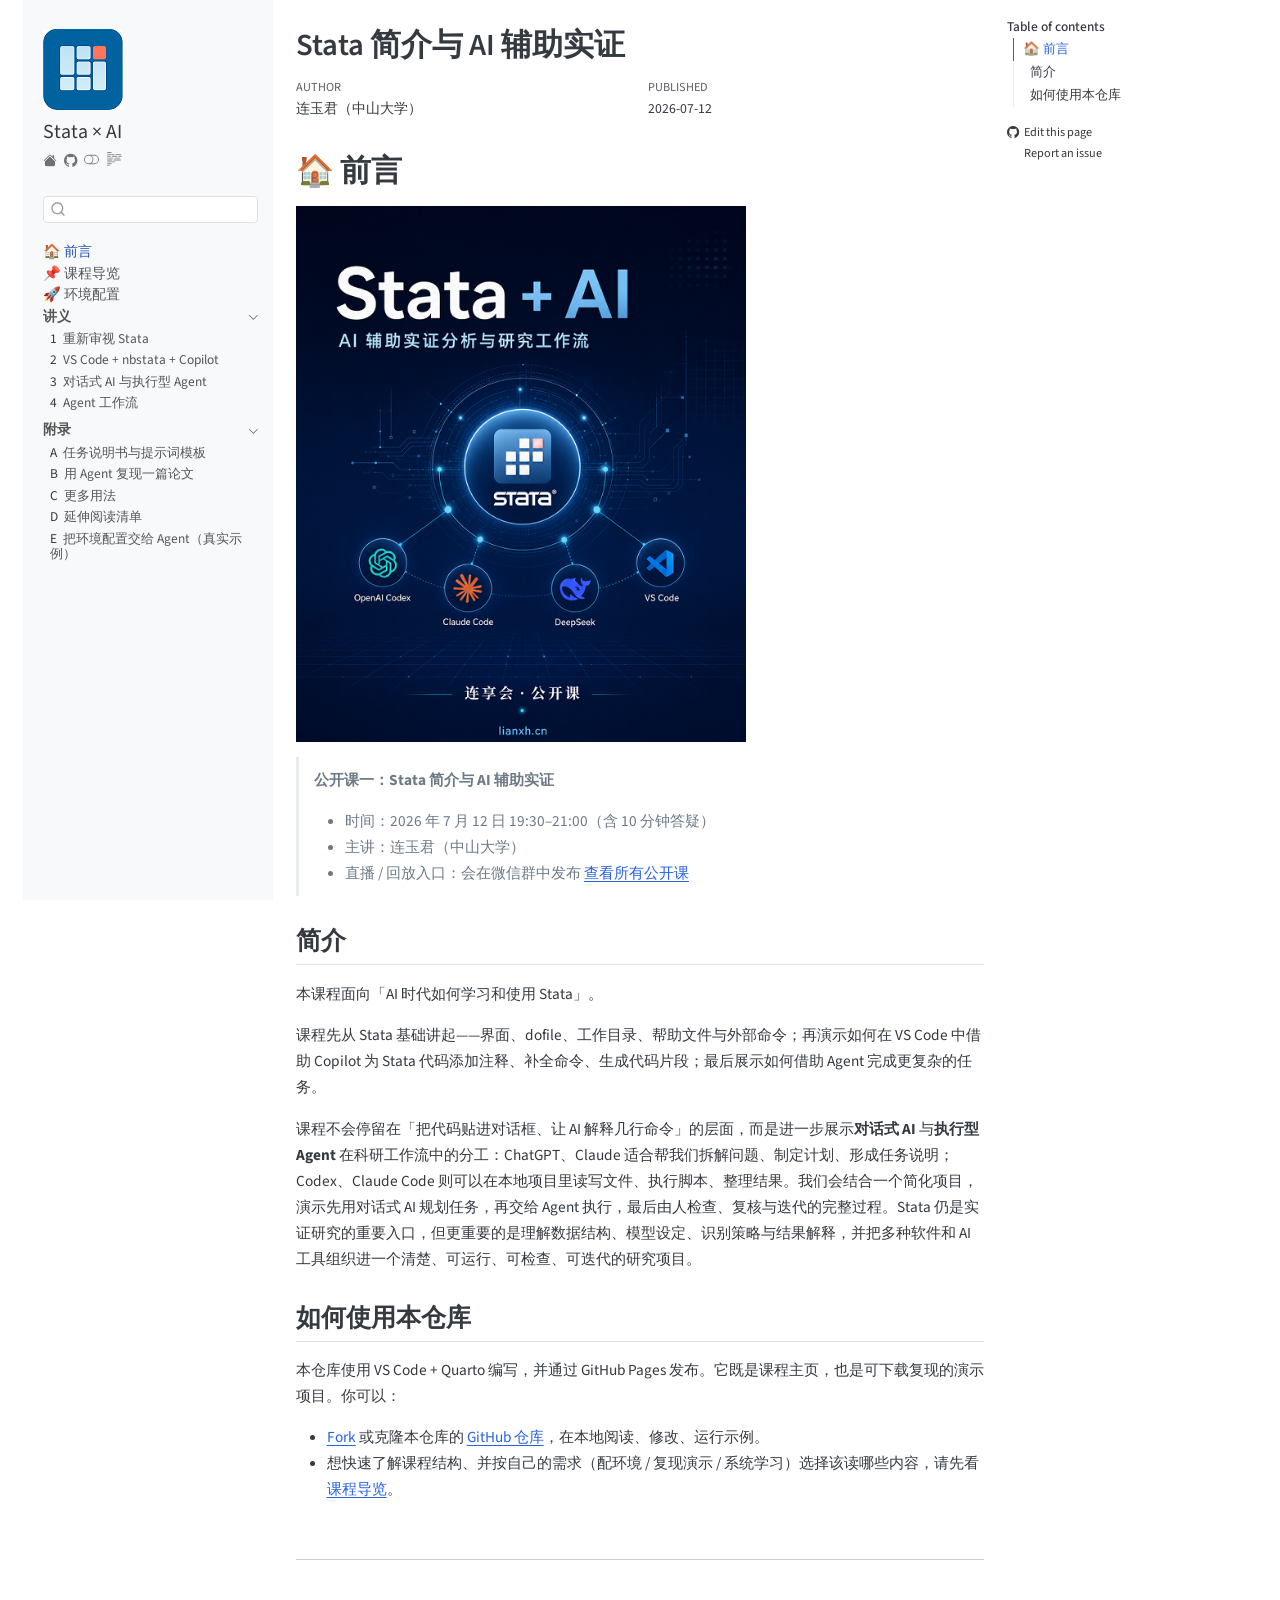
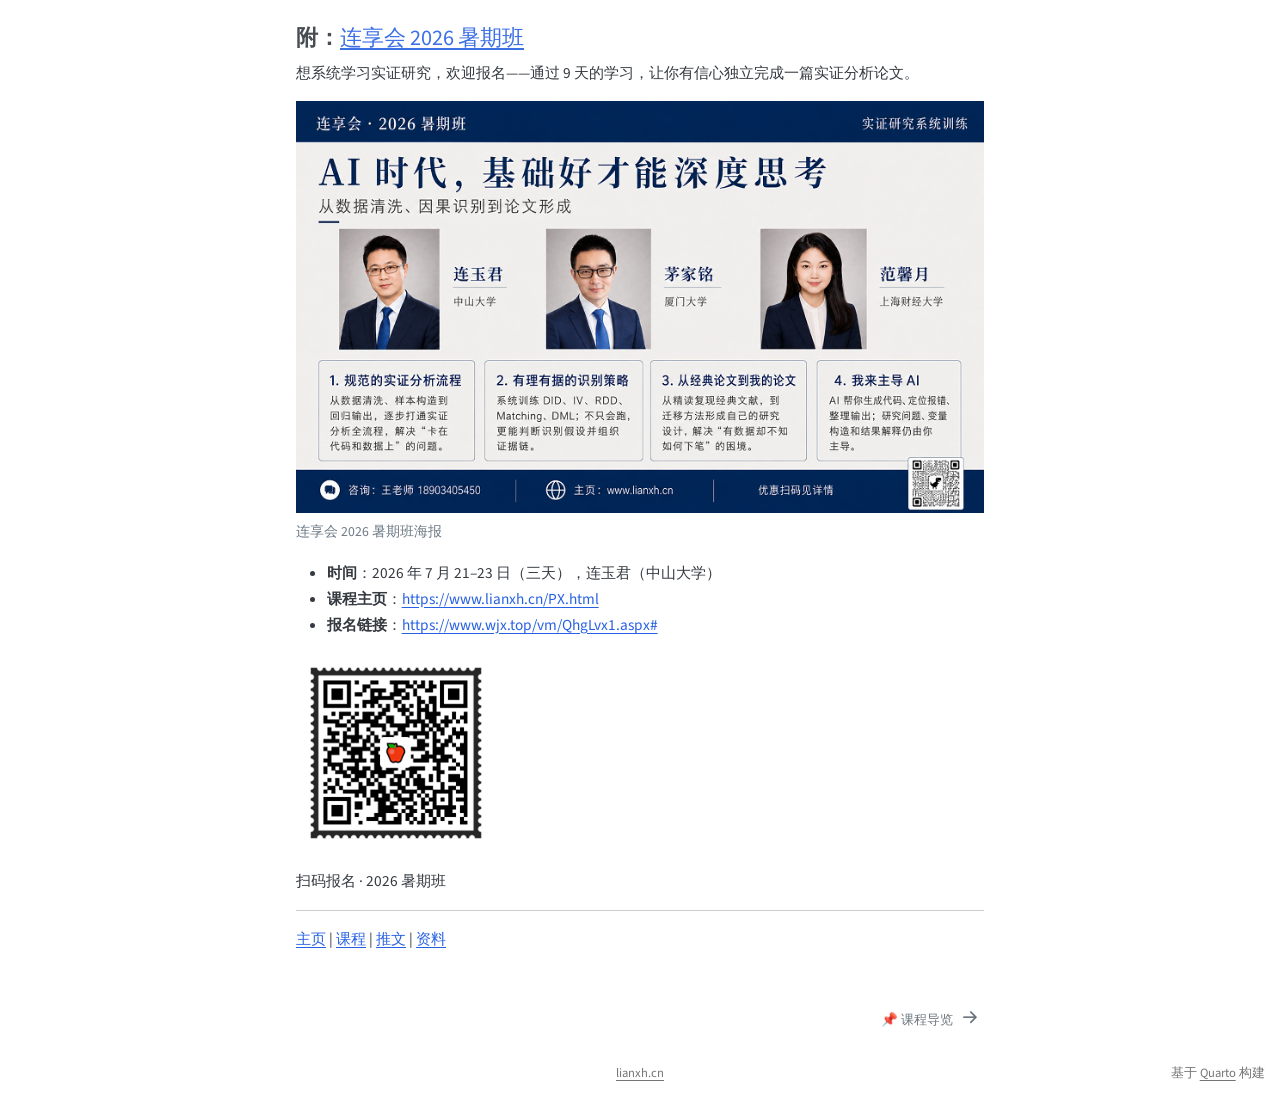
<file: docs/index.html>
<!DOCTYPE html>
<html xmlns="http://www.w3.org/1999/xhtml" lang="en" xml:lang="en"><head>

<meta charset="utf-8">
<meta name="generator" content="quarto-1.6.39">

<meta name="viewport" content="width=device-width, initial-scale=1.0, user-scalable=yes">

<meta name="author" content="连玉君（中山大学）">
<meta name="dcterms.date" content="2026-07-12">

<title>Stata 简介与 AI 辅助实证</title>
<style>
code{white-space: pre-wrap;}
span.smallcaps{font-variant: small-caps;}
div.columns{display: flex; gap: min(4vw, 1.5em);}
div.column{flex: auto; overflow-x: auto;}
div.hanging-indent{margin-left: 1.5em; text-indent: -1.5em;}
ul.task-list{list-style: none;}
ul.task-list li input[type="checkbox"] {
  width: 0.8em;
  margin: 0 0.8em 0.2em -1em; /* quarto-specific, see https://github.com/quarto-dev/quarto-cli/issues/4556 */ 
  vertical-align: middle;
}
</style>


<script src="site_libs/quarto-nav/quarto-nav.js"></script>
<script src="site_libs/quarto-nav/headroom.min.js"></script>
<script src="site_libs/clipboard/clipboard.min.js"></script>
<script src="site_libs/quarto-search/autocomplete.umd.js"></script>
<script src="site_libs/quarto-search/fuse.min.js"></script>
<script src="site_libs/quarto-search/quarto-search.js"></script>
<meta name="quarto:offset" content="./">
<link href="./outline.html" rel="next">
<link href="./images/book-logo.png" rel="icon" type="image/png">
<script src="site_libs/quarto-html/quarto.js"></script>
<script src="site_libs/quarto-html/popper.min.js"></script>
<script src="site_libs/quarto-html/tippy.umd.min.js"></script>
<script src="site_libs/quarto-html/anchor.min.js"></script>
<link href="site_libs/quarto-html/tippy.css" rel="stylesheet">
<link href="site_libs/quarto-html/quarto-syntax-highlighting-e8fb9d25728d58bfeac61b497e4a6629.css" rel="stylesheet" class="quarto-color-scheme" id="quarto-text-highlighting-styles">
<link href="site_libs/quarto-html/quarto-syntax-highlighting-dark-57a92833092fd6dc0d7710b6bdfff9c5.css" rel="prefetch" class="quarto-color-scheme quarto-color-alternate" id="quarto-text-highlighting-styles">
<script src="site_libs/bootstrap/bootstrap.min.js"></script>
<link href="site_libs/bootstrap/bootstrap-icons.css" rel="stylesheet">
<link href="site_libs/bootstrap/bootstrap-7ef202e96c563d31d9e5226e4d6cabf9.min.css" rel="stylesheet" append-hash="true" class="quarto-color-scheme" id="quarto-bootstrap" data-mode="light">
<link href="site_libs/bootstrap/bootstrap-dark-490ba4e843cb1303a232ed0c676384f2.min.css" rel="prefetch" append-hash="true" class="quarto-color-scheme quarto-color-alternate" id="quarto-bootstrap" data-mode="dark">
<script id="quarto-search-options" type="application/json">{
  "location": "sidebar",
  "copy-button": false,
  "collapse-after": 3,
  "panel-placement": "start",
  "type": "textbox",
  "limit": 50,
  "keyboard-shortcut": [
    "f",
    "/",
    "s"
  ],
  "show-item-context": false,
  "language": {
    "search-no-results-text": "No results",
    "search-matching-documents-text": "matching documents",
    "search-copy-link-title": "Copy link to search",
    "search-hide-matches-text": "Hide additional matches",
    "search-more-match-text": "more match in this document",
    "search-more-matches-text": "more matches in this document",
    "search-clear-button-title": "Clear",
    "search-text-placeholder": "",
    "search-detached-cancel-button-title": "Cancel",
    "search-submit-button-title": "Submit",
    "search-label": "Search"
  }
}</script>


<link rel="stylesheet" href="styles.css">
</head>

<body class="nav-sidebar floating">

<div id="quarto-search-results"></div>
  <header id="quarto-header" class="headroom fixed-top">
  <nav class="quarto-secondary-nav">
    <div class="container-fluid d-flex">
      <button type="button" class="quarto-btn-toggle btn" data-bs-toggle="collapse" role="button" data-bs-target=".quarto-sidebar-collapse-item" aria-controls="quarto-sidebar" aria-expanded="false" aria-label="Toggle sidebar navigation" onclick="if (window.quartoToggleHeadroom) { window.quartoToggleHeadroom(); }">
        <i class="bi bi-layout-text-sidebar-reverse"></i>
      </button>
        <nav class="quarto-page-breadcrumbs" aria-label="breadcrumb"><ol class="breadcrumb"><li class="breadcrumb-item"><a href="./index.html">🏠 前言</a></li></ol></nav>
        <a class="flex-grow-1" role="navigation" data-bs-toggle="collapse" data-bs-target=".quarto-sidebar-collapse-item" aria-controls="quarto-sidebar" aria-expanded="false" aria-label="Toggle sidebar navigation" onclick="if (window.quartoToggleHeadroom) { window.quartoToggleHeadroom(); }">      
        </a>
      <button type="button" class="btn quarto-search-button" aria-label="Search" onclick="window.quartoOpenSearch();">
        <i class="bi bi-search"></i>
      </button>
    </div>
  </nav>
</header>
<!-- content -->
<div id="quarto-content" class="quarto-container page-columns page-rows-contents page-layout-article">
<!-- sidebar -->
  <nav id="quarto-sidebar" class="sidebar collapse collapse-horizontal quarto-sidebar-collapse-item sidebar-navigation floating overflow-auto">
    <div class="pt-lg-2 mt-2 text-left sidebar-header sidebar-header-stacked">
      <a href="https://lianxhcn.github.io/stata-ai/" class="sidebar-logo-link">
      <img src="./images/book-logo.png" alt="" class="sidebar-logo py-0 d-lg-inline d-none">
      </a>
    <div class="sidebar-title mb-0 py-0">
      <a href="./">Stata × AI</a> 
        <div class="sidebar-tools-main tools-wide">
    <a href="https://www.lianxh.cn" title="" class="quarto-navigation-tool px-1" aria-label=""><i class="bi bi-house-fill"></i></a>
    <a href="https://github.com/lianxhcn/stata-ai" title="Source Code" class="quarto-navigation-tool px-1" aria-label="Source Code"><i class="bi bi-github"></i></a>
  <a href="" class="quarto-color-scheme-toggle quarto-navigation-tool  px-1" onclick="window.quartoToggleColorScheme(); return false;" title="Toggle dark mode"><i class="bi"></i></a>
  <a href="" class="quarto-reader-toggle quarto-navigation-tool px-1" onclick="window.quartoToggleReader(); return false;" title="Toggle reader mode">
  <div class="quarto-reader-toggle-btn">
  <i class="bi"></i>
  </div>
</a>
</div>
    </div>
      </div>
        <div class="mt-2 flex-shrink-0 align-items-center">
        <div class="sidebar-search">
        <div id="quarto-search" class="" title="Search"></div>
        </div>
        </div>
    <div class="sidebar-menu-container"> 
    <ul class="list-unstyled mt-1">
        <li class="sidebar-item">
  <div class="sidebar-item-container"> 
  <a href="./index.html" class="sidebar-item-text sidebar-link active">
 <span class="menu-text">🏠 前言</span></a>
  </div>
</li>
        <li class="sidebar-item">
  <div class="sidebar-item-container"> 
  <a href="./outline.html" class="sidebar-item-text sidebar-link">
 <span class="menu-text">📌 课程导览</span></a>
  </div>
</li>
        <li class="sidebar-item">
  <div class="sidebar-item-container"> 
  <a href="./settings.html" class="sidebar-item-text sidebar-link">
 <span class="menu-text">🚀 环境配置</span></a>
  </div>
</li>
        <li class="sidebar-item sidebar-item-section">
      <div class="sidebar-item-container"> 
            <a class="sidebar-item-text sidebar-link text-start" data-bs-toggle="collapse" data-bs-target="#quarto-sidebar-section-1" role="navigation" aria-expanded="true">
 <span class="menu-text"><strong>讲义</strong></span></a>
          <a class="sidebar-item-toggle text-start" data-bs-toggle="collapse" data-bs-target="#quarto-sidebar-section-1" role="navigation" aria-expanded="true" aria-label="Toggle section">
            <i class="bi bi-chevron-right ms-2"></i>
          </a> 
      </div>
      <ul id="quarto-sidebar-section-1" class="collapse list-unstyled sidebar-section depth1 show">  
          <li class="sidebar-item">
  <div class="sidebar-item-container"> 
  <a href="./lectures/01_stata_basics.html" class="sidebar-item-text sidebar-link">
 <span class="menu-text"><span class="chapter-number">1</span>&nbsp; <span class="chapter-title">重新审视 Stata</span></span></a>
  </div>
</li>
          <li class="sidebar-item">
  <div class="sidebar-item-container"> 
  <a href="./lectures/02_vscode_nbstata.html" class="sidebar-item-text sidebar-link">
 <span class="menu-text"><span class="chapter-number">2</span>&nbsp; <span class="chapter-title">VS Code + nbstata + Copilot</span></span></a>
  </div>
</li>
          <li class="sidebar-item">
  <div class="sidebar-item-container"> 
  <a href="./lectures/03_ai_vs_agent.html" class="sidebar-item-text sidebar-link">
 <span class="menu-text"><span class="chapter-number">3</span>&nbsp; <span class="chapter-title">对话式 AI 与执行型 Agent</span></span></a>
  </div>
</li>
          <li class="sidebar-item">
  <div class="sidebar-item-container"> 
  <a href="./lectures/04_agent_workflow.html" class="sidebar-item-text sidebar-link">
 <span class="menu-text"><span class="chapter-number">4</span>&nbsp; <span class="chapter-title">Agent 工作流</span></span></a>
  </div>
</li>
      </ul>
  </li>
        <li class="sidebar-item sidebar-item-section">
      <div class="sidebar-item-container"> 
            <a class="sidebar-item-text sidebar-link text-start" data-bs-toggle="collapse" data-bs-target="#quarto-sidebar-section-2" role="navigation" aria-expanded="true">
 <span class="menu-text">附录</span></a>
          <a class="sidebar-item-toggle text-start" data-bs-toggle="collapse" data-bs-target="#quarto-sidebar-section-2" role="navigation" aria-expanded="true" aria-label="Toggle section">
            <i class="bi bi-chevron-right ms-2"></i>
          </a> 
      </div>
      <ul id="quarto-sidebar-section-2" class="collapse list-unstyled sidebar-section depth1 show">  
          <li class="sidebar-item">
  <div class="sidebar-item-container"> 
  <a href="./appendix/A_prompt_templates.html" class="sidebar-item-text sidebar-link">
 <span class="menu-text"><span class="chapter-number">A</span>&nbsp; <span class="chapter-title">任务说明书与提示词模板</span></span></a>
  </div>
</li>
          <li class="sidebar-item">
  <div class="sidebar-item-container"> 
  <a href="./appendix/B_replication.html" class="sidebar-item-text sidebar-link">
 <span class="menu-text"><span class="chapter-number">B</span>&nbsp; <span class="chapter-title">用 Agent 复现一篇论文</span></span></a>
  </div>
</li>
          <li class="sidebar-item">
  <div class="sidebar-item-container"> 
  <a href="./appendix/C_more_usage.html" class="sidebar-item-text sidebar-link">
 <span class="menu-text"><span class="chapter-number">C</span>&nbsp; <span class="chapter-title">更多用法</span></span></a>
  </div>
</li>
          <li class="sidebar-item">
  <div class="sidebar-item-container"> 
  <a href="./appendix/D_reading_list.html" class="sidebar-item-text sidebar-link">
 <span class="menu-text"><span class="chapter-number">D</span>&nbsp; <span class="chapter-title">延伸阅读清单</span></span></a>
  </div>
</li>
          <li class="sidebar-item">
  <div class="sidebar-item-container"> 
  <a href="./appendix/E_agent_env_setup.html" class="sidebar-item-text sidebar-link">
 <span class="menu-text"><span class="chapter-number">E</span>&nbsp; <span class="chapter-title">把环境配置交给 Agent（真实示例）</span></span></a>
  </div>
</li>
      </ul>
  </li>
    </ul>
    </div>
</nav>
<div id="quarto-sidebar-glass" class="quarto-sidebar-collapse-item" data-bs-toggle="collapse" data-bs-target=".quarto-sidebar-collapse-item"></div>
<!-- margin-sidebar -->
    <div id="quarto-margin-sidebar" class="sidebar margin-sidebar">
        <nav id="TOC" role="doc-toc" class="toc-active">
    <h2 id="toc-title">Table of contents</h2>
   
  <ul>
  <li><a href="#前言" id="toc-前言" class="nav-link active" data-scroll-target="#前言">🏠 前言</a>
  <ul class="collapse">
  <li><a href="#简介" id="toc-简介" class="nav-link" data-scroll-target="#简介">简介</a></li>
  <li><a href="#如何使用本仓库" id="toc-如何使用本仓库" class="nav-link" data-scroll-target="#如何使用本仓库">如何使用本仓库</a>
  <ul class="collapse">
  <li><a href="#附连享会-2026-暑期班" id="toc-附连享会-2026-暑期班" class="nav-link" data-scroll-target="#附连享会-2026-暑期班">附：连享会 2026 暑期班</a></li>
  </ul></li>
  </ul></li>
  </ul>
<div class="toc-actions"><ul><li><a href="https://github.com/lianxhcn/stata-ai/edit/main/index.qmd" class="toc-action"><i class="bi bi-github"></i>Edit this page</a></li><li><a href="https://github.com/lianxhcn/stata-ai/issues/new" class="toc-action"><i class="bi empty"></i>Report an issue</a></li></ul></div></nav>
    </div>
<!-- main -->
<main class="content" id="quarto-document-content">

<header id="title-block-header" class="quarto-title-block default">
<div class="quarto-title">
<h1 class="title">Stata 简介与 AI 辅助实证</h1>
</div>



<div class="quarto-title-meta">

    <div>
    <div class="quarto-title-meta-heading">Author</div>
    <div class="quarto-title-meta-contents">
             <p>连玉君（中山大学） </p>
          </div>
  </div>
    
    <div>
    <div class="quarto-title-meta-heading">Published</div>
    <div class="quarto-title-meta-contents">
      <p class="date">2026-07-12</p>
    </div>
  </div>
  
    
  </div>
  


</header>


<section id="前言" class="level1 unnumbered">
<h1 class="unnumbered">🏠 前言</h1>
<p><a href="https://www.lianxh.cn/open2025.html"><img src="images/book-front.png" width="450"></a></p>
<blockquote class="blockquote">
<p><strong>公开课一：Stata 简介与 AI 辅助实证</strong></p>
<ul>
<li>时间：2026 年 7 月 12 日 19:30–21:00（含 10 分钟答疑）</li>
<li>主讲：连玉君（中山大学）</li>
<li>直播 / 回放入口：会在微信群中发布 <a href="https://www.lianxh.cn/open2025.html">查看所有公开课</a></li>
</ul>
</blockquote>
<section id="简介" class="level2">
<h2 class="anchored" data-anchor-id="简介">简介</h2>
<p>本课程面向「AI 时代如何学习和使用 Stata」。</p>
<p>课程先从 Stata 基础讲起——界面、dofile、工作目录、帮助文件与外部命令；再演示如何在 VS Code 中借助 Copilot 为 Stata 代码添加注释、补全命令、生成代码片段；最后展示如何借助 Agent 完成更复杂的任务。</p>
<p>课程不会停留在「把代码贴进对话框、让 AI 解释几行命令」的层面，而是进一步展示<strong>对话式 AI</strong> 与<strong>执行型 Agent</strong> 在科研工作流中的分工：ChatGPT、Claude 适合帮我们拆解问题、制定计划、形成任务说明；Codex、Claude Code 则可以在本地项目里读写文件、执行脚本、整理结果。我们会结合一个简化项目，演示先用对话式 AI 规划任务，再交给 Agent 执行，最后由人检查、复核与迭代的完整过程。Stata 仍是实证研究的重要入口，但更重要的是理解数据结构、模型设定、识别策略与结果解释，并把多种软件和 AI 工具组织进一个清楚、可运行、可检查、可迭代的研究项目。</p>
</section>
<section id="如何使用本仓库" class="level2">
<h2 class="anchored" data-anchor-id="如何使用本仓库">如何使用本仓库</h2>
<p>本仓库使用 VS Code + Quarto 编写，并通过 GitHub Pages 发布。它既是课程主页，也是可下载复现的演示项目。你可以：</p>
<ul>
<li><a href="https://github.com/lianxhcn/stata-ai/fork">Fork</a> 或克隆本仓库的 <a href="https://github.com/lianxhcn/stata-ai">GitHub 仓库</a>，在本地阅读、修改、运行示例。</li>
<li>想快速了解课程结构、并按自己的需求（配环境 / 复现演示 / 系统学习）选择该读哪些内容，请先看 <a href="./outline.html">课程导览</a>。</li>
</ul>
<p> </p>
<hr>
<p> </p>
<section id="附连享会-2026-暑期班" class="level3">
<h3 class="anchored" data-anchor-id="附连享会-2026-暑期班">附：<a href="https://www.lianxh.cn/PX.html">连享会 2026 暑期班</a></h3>
<p>想系统学习实证研究，欢迎报名——通过 9 天的学习，让你有信心独立完成一篇实证分析论文。</p>
<div class="quarto-figure quarto-figure-center">
<figure class="figure">
<p><a href="https://www.lianxh.cn/PX.html"><img src="images/poster-2026summer.png" class="img-fluid figure-img" alt="连享会 2026 暑期班海报"></a></p>
<figcaption>连享会 2026 暑期班海报</figcaption>
</figure>
</div>
<ul>
<li><strong>时间</strong>：2026 年 7 月 21–23 日（三天），连玉君（中山大学）</li>
<li><strong>课程主页</strong>：<a href="https://www.lianxh.cn/PX.html" class="uri">https://www.lianxh.cn/PX.html</a></li>
<li><strong>报名链接</strong>：<a href="https://www.wjx.top/vm/QhgLvx1.aspx#" class="uri">https://www.wjx.top/vm/QhgLvx1.aspx#</a></li>
</ul>
<p><img src="images/qrcode-2026summer.png" width="200"></p>
<p>扫码报名 · 2026 暑期班</p>
<hr>
<p><a href="https://www.lianxh.cn">主页</a> | <a href="https://www.lianxh.cn/PX.html">课程</a> | <a href="https://www.lianxh.cn/blogs/all.html">推文</a> | <a href="https://www.lianxh.cn/share.html">资料</a></p>


</section>
</section>
</section>

</main> <!-- /main -->
<script id="quarto-html-after-body" type="application/javascript">
window.document.addEventListener("DOMContentLoaded", function (event) {
  const toggleBodyColorMode = (bsSheetEl) => {
    const mode = bsSheetEl.getAttribute("data-mode");
    const bodyEl = window.document.querySelector("body");
    if (mode === "dark") {
      bodyEl.classList.add("quarto-dark");
      bodyEl.classList.remove("quarto-light");
    } else {
      bodyEl.classList.add("quarto-light");
      bodyEl.classList.remove("quarto-dark");
    }
  }
  const toggleBodyColorPrimary = () => {
    const bsSheetEl = window.document.querySelector("link#quarto-bootstrap");
    if (bsSheetEl) {
      toggleBodyColorMode(bsSheetEl);
    }
  }
  toggleBodyColorPrimary();  
  const disableStylesheet = (stylesheets) => {
    for (let i=0; i < stylesheets.length; i++) {
      const stylesheet = stylesheets[i];
      stylesheet.rel = 'prefetch';
    }
  }
  const enableStylesheet = (stylesheets) => {
    for (let i=0; i < stylesheets.length; i++) {
      const stylesheet = stylesheets[i];
      stylesheet.rel = 'stylesheet';
    }
  }
  const manageTransitions = (selector, allowTransitions) => {
    const els = window.document.querySelectorAll(selector);
    for (let i=0; i < els.length; i++) {
      const el = els[i];
      if (allowTransitions) {
        el.classList.remove('notransition');
      } else {
        el.classList.add('notransition');
      }
    }
  }
  const toggleGiscusIfUsed = (isAlternate, darkModeDefault) => {
    const baseTheme = document.querySelector('#giscus-base-theme')?.value ?? 'light';
    const alternateTheme = document.querySelector('#giscus-alt-theme')?.value ?? 'dark';
    let newTheme = '';
    if(darkModeDefault) {
      newTheme = isAlternate ? baseTheme : alternateTheme;
    } else {
      newTheme = isAlternate ? alternateTheme : baseTheme;
    }
    const changeGiscusTheme = () => {
      // From: https://github.com/giscus/giscus/issues/336
      const sendMessage = (message) => {
        const iframe = document.querySelector('iframe.giscus-frame');
        if (!iframe) return;
        iframe.contentWindow.postMessage({ giscus: message }, 'https://giscus.app');
      }
      sendMessage({
        setConfig: {
          theme: newTheme
        }
      });
    }
    const isGiscussLoaded = window.document.querySelector('iframe.giscus-frame') !== null;
    if (isGiscussLoaded) {
      changeGiscusTheme();
    }
  }
  const toggleColorMode = (alternate) => {
    // Switch the stylesheets
    const alternateStylesheets = window.document.querySelectorAll('link.quarto-color-scheme.quarto-color-alternate');
    manageTransitions('#quarto-margin-sidebar .nav-link', false);
    if (alternate) {
      enableStylesheet(alternateStylesheets);
      for (const sheetNode of alternateStylesheets) {
        if (sheetNode.id === "quarto-bootstrap") {
          toggleBodyColorMode(sheetNode);
        }
      }
    } else {
      disableStylesheet(alternateStylesheets);
      toggleBodyColorPrimary();
    }
    manageTransitions('#quarto-margin-sidebar .nav-link', true);
    // Switch the toggles
    const toggles = window.document.querySelectorAll('.quarto-color-scheme-toggle');
    for (let i=0; i < toggles.length; i++) {
      const toggle = toggles[i];
      if (toggle) {
        if (alternate) {
          toggle.classList.add("alternate");     
        } else {
          toggle.classList.remove("alternate");
        }
      }
    }
    // Hack to workaround the fact that safari doesn't
    // properly recolor the scrollbar when toggling (#1455)
    if (navigator.userAgent.indexOf('Safari') > 0 && navigator.userAgent.indexOf('Chrome') == -1) {
      manageTransitions("body", false);
      window.scrollTo(0, 1);
      setTimeout(() => {
        window.scrollTo(0, 0);
        manageTransitions("body", true);
      }, 40);  
    }
  }
  const isFileUrl = () => { 
    return window.location.protocol === 'file:';
  }
  const hasAlternateSentinel = () => {  
    let styleSentinel = getColorSchemeSentinel();
    if (styleSentinel !== null) {
      return styleSentinel === "alternate";
    } else {
      return false;
    }
  }
  const setStyleSentinel = (alternate) => {
    const value = alternate ? "alternate" : "default";
    if (!isFileUrl()) {
      window.localStorage.setItem("quarto-color-scheme", value);
    } else {
      localAlternateSentinel = value;
    }
  }
  const getColorSchemeSentinel = () => {
    if (!isFileUrl()) {
      const storageValue = window.localStorage.getItem("quarto-color-scheme");
      return storageValue != null ? storageValue : localAlternateSentinel;
    } else {
      return localAlternateSentinel;
    }
  }
  const darkModeDefault = false;
  let localAlternateSentinel = darkModeDefault ? 'alternate' : 'default';
  // Dark / light mode switch
  window.quartoToggleColorScheme = () => {
    // Read the current dark / light value 
    let toAlternate = !hasAlternateSentinel();
    toggleColorMode(toAlternate);
    setStyleSentinel(toAlternate);
    toggleGiscusIfUsed(toAlternate, darkModeDefault);
  };
  // Ensure there is a toggle, if there isn't float one in the top right
  if (window.document.querySelector('.quarto-color-scheme-toggle') === null) {
    const a = window.document.createElement('a');
    a.classList.add('top-right');
    a.classList.add('quarto-color-scheme-toggle');
    a.href = "";
    a.onclick = function() { try { window.quartoToggleColorScheme(); } catch {} return false; };
    const i = window.document.createElement("i");
    i.classList.add('bi');
    a.appendChild(i);
    window.document.body.appendChild(a);
  }
  // Switch to dark mode if need be
  if (hasAlternateSentinel()) {
    toggleColorMode(true);
  } else {
    toggleColorMode(false);
  }
  const icon = "";
  const anchorJS = new window.AnchorJS();
  anchorJS.options = {
    placement: 'right',
    icon: icon
  };
  anchorJS.add('.anchored');
  const isCodeAnnotation = (el) => {
    for (const clz of el.classList) {
      if (clz.startsWith('code-annotation-')) {                     
        return true;
      }
    }
    return false;
  }
  const onCopySuccess = function(e) {
    // button target
    const button = e.trigger;
    // don't keep focus
    button.blur();
    // flash "checked"
    button.classList.add('code-copy-button-checked');
    var currentTitle = button.getAttribute("title");
    button.setAttribute("title", "Copied!");
    let tooltip;
    if (window.bootstrap) {
      button.setAttribute("data-bs-toggle", "tooltip");
      button.setAttribute("data-bs-placement", "left");
      button.setAttribute("data-bs-title", "Copied!");
      tooltip = new bootstrap.Tooltip(button, 
        { trigger: "manual", 
          customClass: "code-copy-button-tooltip",
          offset: [0, -8]});
      tooltip.show();    
    }
    setTimeout(function() {
      if (tooltip) {
        tooltip.hide();
        button.removeAttribute("data-bs-title");
        button.removeAttribute("data-bs-toggle");
        button.removeAttribute("data-bs-placement");
      }
      button.setAttribute("title", currentTitle);
      button.classList.remove('code-copy-button-checked');
    }, 1000);
    // clear code selection
    e.clearSelection();
  }
  const getTextToCopy = function(trigger) {
      const codeEl = trigger.previousElementSibling.cloneNode(true);
      for (const childEl of codeEl.children) {
        if (isCodeAnnotation(childEl)) {
          childEl.remove();
        }
      }
      return codeEl.innerText;
  }
  const clipboard = new window.ClipboardJS('.code-copy-button:not([data-in-quarto-modal])', {
    text: getTextToCopy
  });
  clipboard.on('success', onCopySuccess);
  if (window.document.getElementById('quarto-embedded-source-code-modal')) {
    const clipboardModal = new window.ClipboardJS('.code-copy-button[data-in-quarto-modal]', {
      text: getTextToCopy,
      container: window.document.getElementById('quarto-embedded-source-code-modal')
    });
    clipboardModal.on('success', onCopySuccess);
  }
    var localhostRegex = new RegExp(/^(?:http|https):\/\/localhost\:?[0-9]*\//);
    var mailtoRegex = new RegExp(/^mailto:/);
      var filterRegex = new RegExp("https:\/\/lianxhcn\.github\.io\/stata-ai\/");
    var isInternal = (href) => {
        return filterRegex.test(href) || localhostRegex.test(href) || mailtoRegex.test(href);
    }
    // Inspect non-navigation links and adorn them if external
 	var links = window.document.querySelectorAll('a[href]:not(.nav-link):not(.navbar-brand):not(.toc-action):not(.sidebar-link):not(.sidebar-item-toggle):not(.pagination-link):not(.no-external):not([aria-hidden]):not(.dropdown-item):not(.quarto-navigation-tool):not(.about-link)');
    for (var i=0; i<links.length; i++) {
      const link = links[i];
      if (!isInternal(link.href)) {
        // undo the damage that might have been done by quarto-nav.js in the case of
        // links that we want to consider external
        if (link.dataset.originalHref !== undefined) {
          link.href = link.dataset.originalHref;
        }
          // target, if specified
          link.setAttribute("target", "_blank");
          if (link.getAttribute("rel") === null) {
            link.setAttribute("rel", "noopener");
          }
      }
    }
  function tippyHover(el, contentFn, onTriggerFn, onUntriggerFn) {
    const config = {
      allowHTML: true,
      maxWidth: 500,
      delay: 100,
      arrow: false,
      appendTo: function(el) {
          return el.parentElement;
      },
      interactive: true,
      interactiveBorder: 10,
      theme: 'quarto',
      placement: 'bottom-start',
    };
    if (contentFn) {
      config.content = contentFn;
    }
    if (onTriggerFn) {
      config.onTrigger = onTriggerFn;
    }
    if (onUntriggerFn) {
      config.onUntrigger = onUntriggerFn;
    }
    window.tippy(el, config); 
  }
  const noterefs = window.document.querySelectorAll('a[role="doc-noteref"]');
  for (var i=0; i<noterefs.length; i++) {
    const ref = noterefs[i];
    tippyHover(ref, function() {
      // use id or data attribute instead here
      let href = ref.getAttribute('data-footnote-href') || ref.getAttribute('href');
      try { href = new URL(href).hash; } catch {}
      const id = href.replace(/^#\/?/, "");
      const note = window.document.getElementById(id);
      if (note) {
        return note.innerHTML;
      } else {
        return "";
      }
    });
  }
  const xrefs = window.document.querySelectorAll('a.quarto-xref');
  const processXRef = (id, note) => {
    // Strip column container classes
    const stripColumnClz = (el) => {
      el.classList.remove("page-full", "page-columns");
      if (el.children) {
        for (const child of el.children) {
          stripColumnClz(child);
        }
      }
    }
    stripColumnClz(note)
    if (id === null || id.startsWith('sec-')) {
      // Special case sections, only their first couple elements
      const container = document.createElement("div");
      if (note.children && note.children.length > 2) {
        container.appendChild(note.children[0].cloneNode(true));
        for (let i = 1; i < note.children.length; i++) {
          const child = note.children[i];
          if (child.tagName === "P" && child.innerText === "") {
            continue;
          } else {
            container.appendChild(child.cloneNode(true));
            break;
          }
        }
        if (window.Quarto?.typesetMath) {
          window.Quarto.typesetMath(container);
        }
        return container.innerHTML
      } else {
        if (window.Quarto?.typesetMath) {
          window.Quarto.typesetMath(note);
        }
        return note.innerHTML;
      }
    } else {
      // Remove any anchor links if they are present
      const anchorLink = note.querySelector('a.anchorjs-link');
      if (anchorLink) {
        anchorLink.remove();
      }
      if (window.Quarto?.typesetMath) {
        window.Quarto.typesetMath(note);
      }
      if (note.classList.contains("callout")) {
        return note.outerHTML;
      } else {
        return note.innerHTML;
      }
    }
  }
  for (var i=0; i<xrefs.length; i++) {
    const xref = xrefs[i];
    tippyHover(xref, undefined, function(instance) {
      instance.disable();
      let url = xref.getAttribute('href');
      let hash = undefined; 
      if (url.startsWith('#')) {
        hash = url;
      } else {
        try { hash = new URL(url).hash; } catch {}
      }
      if (hash) {
        const id = hash.replace(/^#\/?/, "");
        const note = window.document.getElementById(id);
        if (note !== null) {
          try {
            const html = processXRef(id, note.cloneNode(true));
            instance.setContent(html);
          } finally {
            instance.enable();
            instance.show();
          }
        } else {
          // See if we can fetch this
          fetch(url.split('#')[0])
          .then(res => res.text())
          .then(html => {
            const parser = new DOMParser();
            const htmlDoc = parser.parseFromString(html, "text/html");
            const note = htmlDoc.getElementById(id);
            if (note !== null) {
              const html = processXRef(id, note);
              instance.setContent(html);
            } 
          }).finally(() => {
            instance.enable();
            instance.show();
          });
        }
      } else {
        // See if we can fetch a full url (with no hash to target)
        // This is a special case and we should probably do some content thinning / targeting
        fetch(url)
        .then(res => res.text())
        .then(html => {
          const parser = new DOMParser();
          const htmlDoc = parser.parseFromString(html, "text/html");
          const note = htmlDoc.querySelector('main.content');
          if (note !== null) {
            // This should only happen for chapter cross references
            // (since there is no id in the URL)
            // remove the first header
            if (note.children.length > 0 && note.children[0].tagName === "HEADER") {
              note.children[0].remove();
            }
            const html = processXRef(null, note);
            instance.setContent(html);
          } 
        }).finally(() => {
          instance.enable();
          instance.show();
        });
      }
    }, function(instance) {
    });
  }
      let selectedAnnoteEl;
      const selectorForAnnotation = ( cell, annotation) => {
        let cellAttr = 'data-code-cell="' + cell + '"';
        let lineAttr = 'data-code-annotation="' +  annotation + '"';
        const selector = 'span[' + cellAttr + '][' + lineAttr + ']';
        return selector;
      }
      const selectCodeLines = (annoteEl) => {
        const doc = window.document;
        const targetCell = annoteEl.getAttribute("data-target-cell");
        const targetAnnotation = annoteEl.getAttribute("data-target-annotation");
        const annoteSpan = window.document.querySelector(selectorForAnnotation(targetCell, targetAnnotation));
        const lines = annoteSpan.getAttribute("data-code-lines").split(",");
        const lineIds = lines.map((line) => {
          return targetCell + "-" + line;
        })
        let top = null;
        let height = null;
        let parent = null;
        if (lineIds.length > 0) {
            //compute the position of the single el (top and bottom and make a div)
            const el = window.document.getElementById(lineIds[0]);
            top = el.offsetTop;
            height = el.offsetHeight;
            parent = el.parentElement.parentElement;
          if (lineIds.length > 1) {
            const lastEl = window.document.getElementById(lineIds[lineIds.length - 1]);
            const bottom = lastEl.offsetTop + lastEl.offsetHeight;
            height = bottom - top;
          }
          if (top !== null && height !== null && parent !== null) {
            // cook up a div (if necessary) and position it 
            let div = window.document.getElementById("code-annotation-line-highlight");
            if (div === null) {
              div = window.document.createElement("div");
              div.setAttribute("id", "code-annotation-line-highlight");
              div.style.position = 'absolute';
              parent.appendChild(div);
            }
            div.style.top = top - 2 + "px";
            div.style.height = height + 4 + "px";
            div.style.left = 0;
            let gutterDiv = window.document.getElementById("code-annotation-line-highlight-gutter");
            if (gutterDiv === null) {
              gutterDiv = window.document.createElement("div");
              gutterDiv.setAttribute("id", "code-annotation-line-highlight-gutter");
              gutterDiv.style.position = 'absolute';
              const codeCell = window.document.getElementById(targetCell);
              const gutter = codeCell.querySelector('.code-annotation-gutter');
              gutter.appendChild(gutterDiv);
            }
            gutterDiv.style.top = top - 2 + "px";
            gutterDiv.style.height = height + 4 + "px";
          }
          selectedAnnoteEl = annoteEl;
        }
      };
      const unselectCodeLines = () => {
        const elementsIds = ["code-annotation-line-highlight", "code-annotation-line-highlight-gutter"];
        elementsIds.forEach((elId) => {
          const div = window.document.getElementById(elId);
          if (div) {
            div.remove();
          }
        });
        selectedAnnoteEl = undefined;
      };
        // Handle positioning of the toggle
    window.addEventListener(
      "resize",
      throttle(() => {
        elRect = undefined;
        if (selectedAnnoteEl) {
          selectCodeLines(selectedAnnoteEl);
        }
      }, 10)
    );
    function throttle(fn, ms) {
    let throttle = false;
    let timer;
      return (...args) => {
        if(!throttle) { // first call gets through
            fn.apply(this, args);
            throttle = true;
        } else { // all the others get throttled
            if(timer) clearTimeout(timer); // cancel #2
            timer = setTimeout(() => {
              fn.apply(this, args);
              timer = throttle = false;
            }, ms);
        }
      };
    }
      // Attach click handler to the DT
      const annoteDls = window.document.querySelectorAll('dt[data-target-cell]');
      for (const annoteDlNode of annoteDls) {
        annoteDlNode.addEventListener('click', (event) => {
          const clickedEl = event.target;
          if (clickedEl !== selectedAnnoteEl) {
            unselectCodeLines();
            const activeEl = window.document.querySelector('dt[data-target-cell].code-annotation-active');
            if (activeEl) {
              activeEl.classList.remove('code-annotation-active');
            }
            selectCodeLines(clickedEl);
            clickedEl.classList.add('code-annotation-active');
          } else {
            // Unselect the line
            unselectCodeLines();
            clickedEl.classList.remove('code-annotation-active');
          }
        });
      }
  const findCites = (el) => {
    const parentEl = el.parentElement;
    if (parentEl) {
      const cites = parentEl.dataset.cites;
      if (cites) {
        return {
          el,
          cites: cites.split(' ')
        };
      } else {
        return findCites(el.parentElement)
      }
    } else {
      return undefined;
    }
  };
  var bibliorefs = window.document.querySelectorAll('a[role="doc-biblioref"]');
  for (var i=0; i<bibliorefs.length; i++) {
    const ref = bibliorefs[i];
    const citeInfo = findCites(ref);
    if (citeInfo) {
      tippyHover(citeInfo.el, function() {
        var popup = window.document.createElement('div');
        citeInfo.cites.forEach(function(cite) {
          var citeDiv = window.document.createElement('div');
          citeDiv.classList.add('hanging-indent');
          citeDiv.classList.add('csl-entry');
          var biblioDiv = window.document.getElementById('ref-' + cite);
          if (biblioDiv) {
            citeDiv.innerHTML = biblioDiv.innerHTML;
          }
          popup.appendChild(citeDiv);
        });
        return popup.innerHTML;
      });
    }
  }
});
</script>
<nav class="page-navigation">
  <div class="nav-page nav-page-previous">
  </div>
  <div class="nav-page nav-page-next">
      <a href="./outline.html" class="pagination-link" aria-label="📌 课程导览">
        <span class="nav-page-text">📌 课程导览</span> <i class="bi bi-arrow-right-short"></i>
      </a>
  </div>
</nav>
</div> <!-- /content -->
<footer class="footer">
  <div class="nav-footer">
    <div class="nav-footer-left">
      &nbsp;
    </div>   
    <div class="nav-footer-center">
<p><a href="https://www.lianxh.cn">lianxh.cn</a></p>
<div class="toc-actions d-sm-block d-md-none"><ul><li><a href="https://github.com/lianxhcn/stata-ai/edit/main/index.qmd" class="toc-action"><i class="bi bi-github"></i>Edit this page</a></li><li><a href="https://github.com/lianxhcn/stata-ai/issues/new" class="toc-action"><i class="bi empty"></i>Report an issue</a></li></ul></div></div>
    <div class="nav-footer-right">
<p>基于 <a href="https://quarto.org/">Quarto</a> 构建</p>
</div>
  </div>
</footer>




</body></html>
</file>
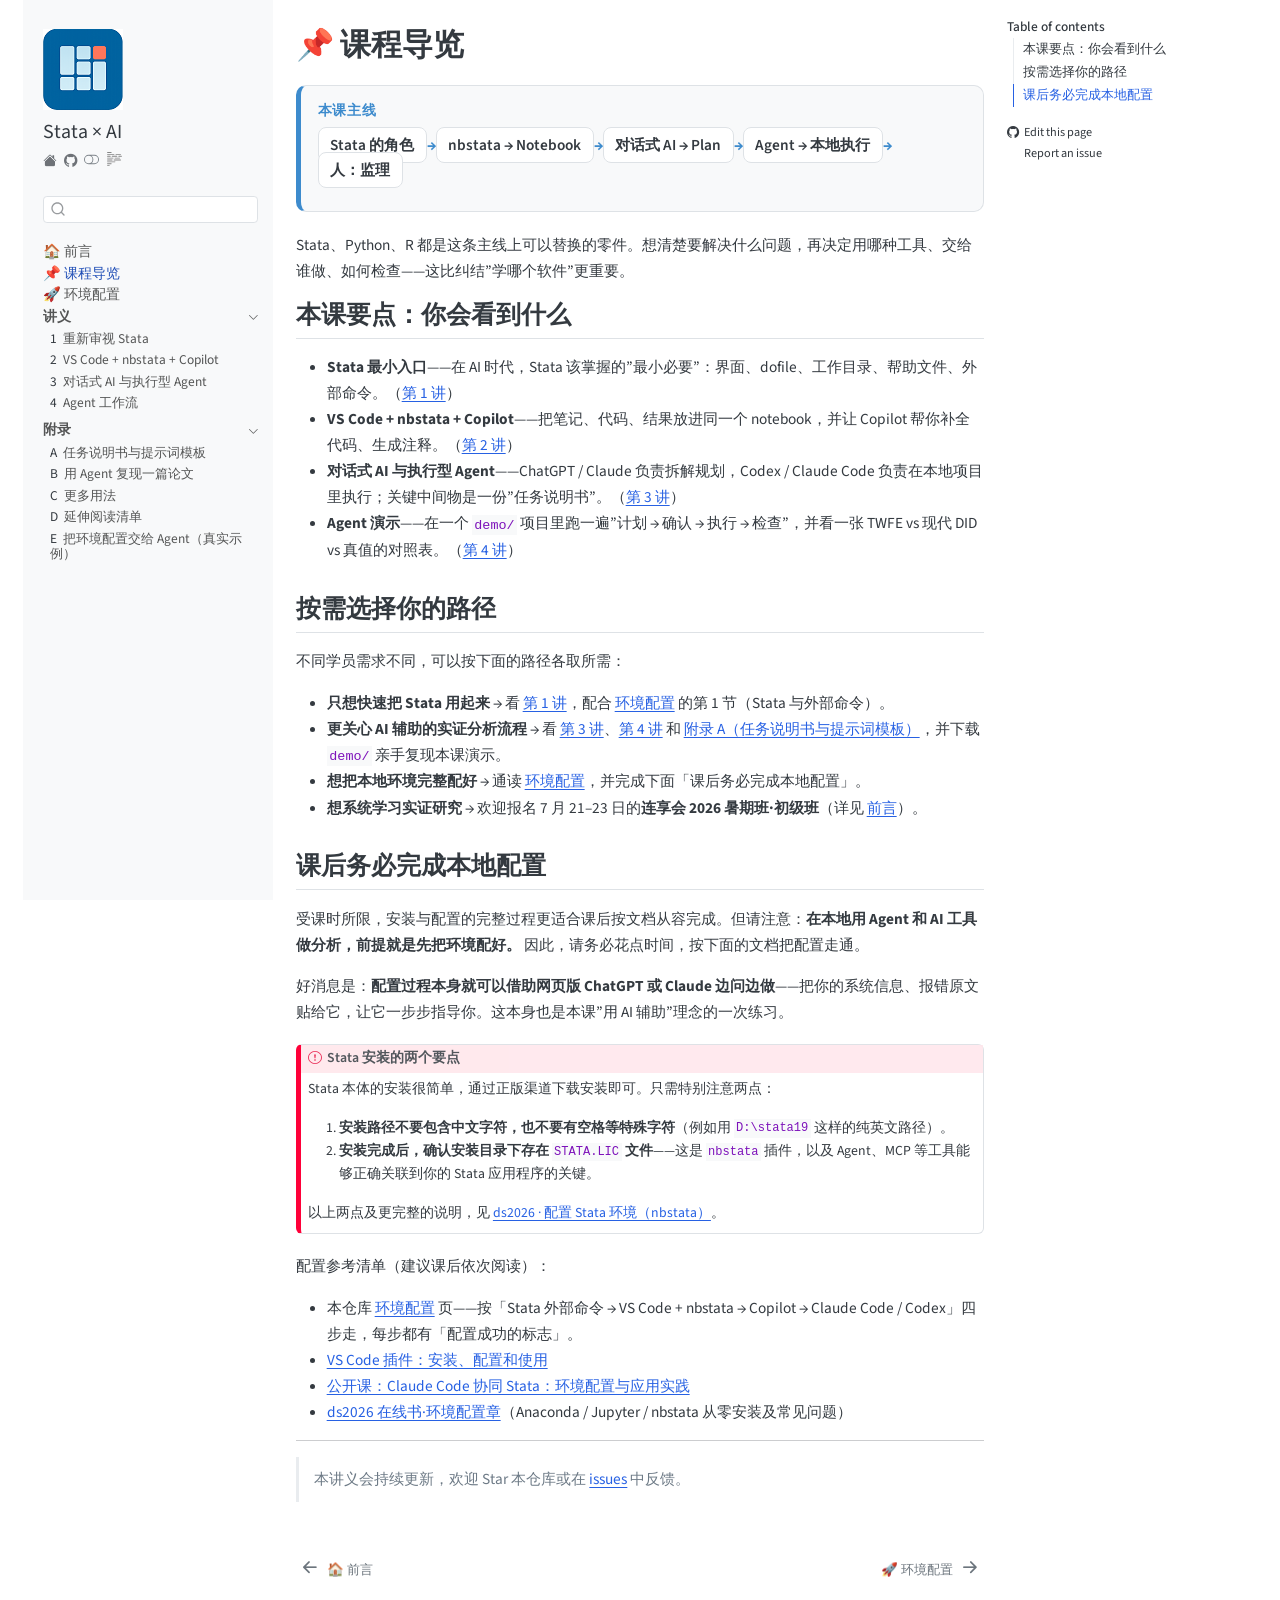
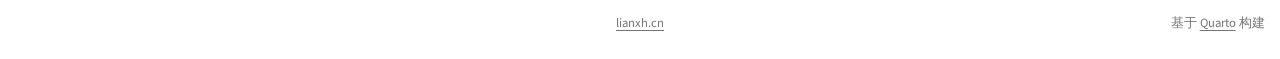
<file: docs/outline.html>
<!DOCTYPE html>
<html xmlns="http://www.w3.org/1999/xhtml" lang="en" xml:lang="en"><head>

<meta charset="utf-8">
<meta name="generator" content="quarto-1.6.39">

<meta name="viewport" content="width=device-width, initial-scale=1.0, user-scalable=yes">


<title>📌 课程导览 – Stata 简介与 AI 辅助实证</title>
<style>
code{white-space: pre-wrap;}
span.smallcaps{font-variant: small-caps;}
div.columns{display: flex; gap: min(4vw, 1.5em);}
div.column{flex: auto; overflow-x: auto;}
div.hanging-indent{margin-left: 1.5em; text-indent: -1.5em;}
ul.task-list{list-style: none;}
ul.task-list li input[type="checkbox"] {
  width: 0.8em;
  margin: 0 0.8em 0.2em -1em; /* quarto-specific, see https://github.com/quarto-dev/quarto-cli/issues/4556 */ 
  vertical-align: middle;
}
</style>


<script src="site_libs/quarto-nav/quarto-nav.js"></script>
<script src="site_libs/quarto-nav/headroom.min.js"></script>
<script src="site_libs/clipboard/clipboard.min.js"></script>
<script src="site_libs/quarto-search/autocomplete.umd.js"></script>
<script src="site_libs/quarto-search/fuse.min.js"></script>
<script src="site_libs/quarto-search/quarto-search.js"></script>
<meta name="quarto:offset" content="./">
<link href="./settings.html" rel="next">
<link href="./index.html" rel="prev">
<link href="./images/book-logo.png" rel="icon" type="image/png">
<script src="site_libs/quarto-html/quarto.js"></script>
<script src="site_libs/quarto-html/popper.min.js"></script>
<script src="site_libs/quarto-html/tippy.umd.min.js"></script>
<script src="site_libs/quarto-html/anchor.min.js"></script>
<link href="site_libs/quarto-html/tippy.css" rel="stylesheet">
<link href="site_libs/quarto-html/quarto-syntax-highlighting-e8fb9d25728d58bfeac61b497e4a6629.css" rel="stylesheet" class="quarto-color-scheme" id="quarto-text-highlighting-styles">
<link href="site_libs/quarto-html/quarto-syntax-highlighting-dark-57a92833092fd6dc0d7710b6bdfff9c5.css" rel="prefetch" class="quarto-color-scheme quarto-color-alternate" id="quarto-text-highlighting-styles">
<script src="site_libs/bootstrap/bootstrap.min.js"></script>
<link href="site_libs/bootstrap/bootstrap-icons.css" rel="stylesheet">
<link href="site_libs/bootstrap/bootstrap-7ef202e96c563d31d9e5226e4d6cabf9.min.css" rel="stylesheet" append-hash="true" class="quarto-color-scheme" id="quarto-bootstrap" data-mode="light">
<link href="site_libs/bootstrap/bootstrap-dark-490ba4e843cb1303a232ed0c676384f2.min.css" rel="prefetch" append-hash="true" class="quarto-color-scheme quarto-color-alternate" id="quarto-bootstrap" data-mode="dark">
<script id="quarto-search-options" type="application/json">{
  "location": "sidebar",
  "copy-button": false,
  "collapse-after": 3,
  "panel-placement": "start",
  "type": "textbox",
  "limit": 50,
  "keyboard-shortcut": [
    "f",
    "/",
    "s"
  ],
  "show-item-context": false,
  "language": {
    "search-no-results-text": "No results",
    "search-matching-documents-text": "matching documents",
    "search-copy-link-title": "Copy link to search",
    "search-hide-matches-text": "Hide additional matches",
    "search-more-match-text": "more match in this document",
    "search-more-matches-text": "more matches in this document",
    "search-clear-button-title": "Clear",
    "search-text-placeholder": "",
    "search-detached-cancel-button-title": "Cancel",
    "search-submit-button-title": "Submit",
    "search-label": "Search"
  }
}</script>


<link rel="stylesheet" href="styles.css">
</head>

<body class="nav-sidebar floating">

<div id="quarto-search-results"></div>
  <header id="quarto-header" class="headroom fixed-top">
  <nav class="quarto-secondary-nav">
    <div class="container-fluid d-flex">
      <button type="button" class="quarto-btn-toggle btn" data-bs-toggle="collapse" role="button" data-bs-target=".quarto-sidebar-collapse-item" aria-controls="quarto-sidebar" aria-expanded="false" aria-label="Toggle sidebar navigation" onclick="if (window.quartoToggleHeadroom) { window.quartoToggleHeadroom(); }">
        <i class="bi bi-layout-text-sidebar-reverse"></i>
      </button>
        <nav class="quarto-page-breadcrumbs" aria-label="breadcrumb"><ol class="breadcrumb"><li class="breadcrumb-item"><a href="./outline.html">📌 课程导览</a></li></ol></nav>
        <a class="flex-grow-1" role="navigation" data-bs-toggle="collapse" data-bs-target=".quarto-sidebar-collapse-item" aria-controls="quarto-sidebar" aria-expanded="false" aria-label="Toggle sidebar navigation" onclick="if (window.quartoToggleHeadroom) { window.quartoToggleHeadroom(); }">      
        </a>
      <button type="button" class="btn quarto-search-button" aria-label="Search" onclick="window.quartoOpenSearch();">
        <i class="bi bi-search"></i>
      </button>
    </div>
  </nav>
</header>
<!-- content -->
<div id="quarto-content" class="quarto-container page-columns page-rows-contents page-layout-article">
<!-- sidebar -->
  <nav id="quarto-sidebar" class="sidebar collapse collapse-horizontal quarto-sidebar-collapse-item sidebar-navigation floating overflow-auto">
    <div class="pt-lg-2 mt-2 text-left sidebar-header sidebar-header-stacked">
      <a href="https://lianxhcn.github.io/stata-ai/" class="sidebar-logo-link">
      <img src="./images/book-logo.png" alt="" class="sidebar-logo py-0 d-lg-inline d-none">
      </a>
    <div class="sidebar-title mb-0 py-0">
      <a href="./">Stata × AI</a> 
        <div class="sidebar-tools-main tools-wide">
    <a href="https://www.lianxh.cn" title="" class="quarto-navigation-tool px-1" aria-label=""><i class="bi bi-house-fill"></i></a>
    <a href="https://github.com/lianxhcn/stata-ai" title="Source Code" class="quarto-navigation-tool px-1" aria-label="Source Code"><i class="bi bi-github"></i></a>
  <a href="" class="quarto-color-scheme-toggle quarto-navigation-tool  px-1" onclick="window.quartoToggleColorScheme(); return false;" title="Toggle dark mode"><i class="bi"></i></a>
  <a href="" class="quarto-reader-toggle quarto-navigation-tool px-1" onclick="window.quartoToggleReader(); return false;" title="Toggle reader mode">
  <div class="quarto-reader-toggle-btn">
  <i class="bi"></i>
  </div>
</a>
</div>
    </div>
      </div>
        <div class="mt-2 flex-shrink-0 align-items-center">
        <div class="sidebar-search">
        <div id="quarto-search" class="" title="Search"></div>
        </div>
        </div>
    <div class="sidebar-menu-container"> 
    <ul class="list-unstyled mt-1">
        <li class="sidebar-item">
  <div class="sidebar-item-container"> 
  <a href="./index.html" class="sidebar-item-text sidebar-link">
 <span class="menu-text">🏠 前言</span></a>
  </div>
</li>
        <li class="sidebar-item">
  <div class="sidebar-item-container"> 
  <a href="./outline.html" class="sidebar-item-text sidebar-link active">
 <span class="menu-text">📌 课程导览</span></a>
  </div>
</li>
        <li class="sidebar-item">
  <div class="sidebar-item-container"> 
  <a href="./settings.html" class="sidebar-item-text sidebar-link">
 <span class="menu-text">🚀 环境配置</span></a>
  </div>
</li>
        <li class="sidebar-item sidebar-item-section">
      <div class="sidebar-item-container"> 
            <a class="sidebar-item-text sidebar-link text-start" data-bs-toggle="collapse" data-bs-target="#quarto-sidebar-section-1" role="navigation" aria-expanded="true">
 <span class="menu-text"><strong>讲义</strong></span></a>
          <a class="sidebar-item-toggle text-start" data-bs-toggle="collapse" data-bs-target="#quarto-sidebar-section-1" role="navigation" aria-expanded="true" aria-label="Toggle section">
            <i class="bi bi-chevron-right ms-2"></i>
          </a> 
      </div>
      <ul id="quarto-sidebar-section-1" class="collapse list-unstyled sidebar-section depth1 show">  
          <li class="sidebar-item">
  <div class="sidebar-item-container"> 
  <a href="./lectures/01_stata_basics.html" class="sidebar-item-text sidebar-link">
 <span class="menu-text"><span class="chapter-number">1</span>&nbsp; <span class="chapter-title">重新审视 Stata</span></span></a>
  </div>
</li>
          <li class="sidebar-item">
  <div class="sidebar-item-container"> 
  <a href="./lectures/02_vscode_nbstata.html" class="sidebar-item-text sidebar-link">
 <span class="menu-text"><span class="chapter-number">2</span>&nbsp; <span class="chapter-title">VS Code + nbstata + Copilot</span></span></a>
  </div>
</li>
          <li class="sidebar-item">
  <div class="sidebar-item-container"> 
  <a href="./lectures/03_ai_vs_agent.html" class="sidebar-item-text sidebar-link">
 <span class="menu-text"><span class="chapter-number">3</span>&nbsp; <span class="chapter-title">对话式 AI 与执行型 Agent</span></span></a>
  </div>
</li>
          <li class="sidebar-item">
  <div class="sidebar-item-container"> 
  <a href="./lectures/04_agent_workflow.html" class="sidebar-item-text sidebar-link">
 <span class="menu-text"><span class="chapter-number">4</span>&nbsp; <span class="chapter-title">Agent 工作流</span></span></a>
  </div>
</li>
      </ul>
  </li>
        <li class="sidebar-item sidebar-item-section">
      <div class="sidebar-item-container"> 
            <a class="sidebar-item-text sidebar-link text-start" data-bs-toggle="collapse" data-bs-target="#quarto-sidebar-section-2" role="navigation" aria-expanded="true">
 <span class="menu-text">附录</span></a>
          <a class="sidebar-item-toggle text-start" data-bs-toggle="collapse" data-bs-target="#quarto-sidebar-section-2" role="navigation" aria-expanded="true" aria-label="Toggle section">
            <i class="bi bi-chevron-right ms-2"></i>
          </a> 
      </div>
      <ul id="quarto-sidebar-section-2" class="collapse list-unstyled sidebar-section depth1 show">  
          <li class="sidebar-item">
  <div class="sidebar-item-container"> 
  <a href="./appendix/A_prompt_templates.html" class="sidebar-item-text sidebar-link">
 <span class="menu-text"><span class="chapter-number">A</span>&nbsp; <span class="chapter-title">任务说明书与提示词模板</span></span></a>
  </div>
</li>
          <li class="sidebar-item">
  <div class="sidebar-item-container"> 
  <a href="./appendix/B_replication.html" class="sidebar-item-text sidebar-link">
 <span class="menu-text"><span class="chapter-number">B</span>&nbsp; <span class="chapter-title">用 Agent 复现一篇论文</span></span></a>
  </div>
</li>
          <li class="sidebar-item">
  <div class="sidebar-item-container"> 
  <a href="./appendix/C_more_usage.html" class="sidebar-item-text sidebar-link">
 <span class="menu-text"><span class="chapter-number">C</span>&nbsp; <span class="chapter-title">更多用法</span></span></a>
  </div>
</li>
          <li class="sidebar-item">
  <div class="sidebar-item-container"> 
  <a href="./appendix/D_reading_list.html" class="sidebar-item-text sidebar-link">
 <span class="menu-text"><span class="chapter-number">D</span>&nbsp; <span class="chapter-title">延伸阅读清单</span></span></a>
  </div>
</li>
          <li class="sidebar-item">
  <div class="sidebar-item-container"> 
  <a href="./appendix/E_agent_env_setup.html" class="sidebar-item-text sidebar-link">
 <span class="menu-text"><span class="chapter-number">E</span>&nbsp; <span class="chapter-title">把环境配置交给 Agent（真实示例）</span></span></a>
  </div>
</li>
      </ul>
  </li>
    </ul>
    </div>
</nav>
<div id="quarto-sidebar-glass" class="quarto-sidebar-collapse-item" data-bs-toggle="collapse" data-bs-target=".quarto-sidebar-collapse-item"></div>
<!-- margin-sidebar -->
    <div id="quarto-margin-sidebar" class="sidebar margin-sidebar">
        <nav id="TOC" role="doc-toc" class="toc-active">
    <h2 id="toc-title">Table of contents</h2>
   
  <ul>
  <li><a href="#本课要点你会看到什么" id="toc-本课要点你会看到什么" class="nav-link active" data-scroll-target="#本课要点你会看到什么">本课要点：你会看到什么</a></li>
  <li><a href="#按需选择你的路径" id="toc-按需选择你的路径" class="nav-link" data-scroll-target="#按需选择你的路径">按需选择你的路径</a></li>
  <li><a href="#课后务必完成本地配置" id="toc-课后务必完成本地配置" class="nav-link" data-scroll-target="#课后务必完成本地配置">课后务必完成本地配置</a></li>
  </ul>
<div class="toc-actions"><ul><li><a href="https://github.com/lianxhcn/stata-ai/edit/main/outline.qmd" class="toc-action"><i class="bi bi-github"></i>Edit this page</a></li><li><a href="https://github.com/lianxhcn/stata-ai/issues/new" class="toc-action"><i class="bi empty"></i>Report an issue</a></li></ul></div></nav>
    </div>
<!-- main -->
<main class="content" id="quarto-document-content">

<header id="title-block-header" class="quarto-title-block default">
<div class="quarto-title">
<h1 class="title">📌 课程导览</h1>
</div>



<div class="quarto-title-meta">

    
  
    
  </div>
  


</header>


<div class="flow-box">
<span class="flow-title">本课主线</span>
<div class="flow-steps">
<p><span class="step">Stata 的角色</span><span class="arrow">→</span><span class="step">nbstata → Notebook</span><span class="arrow">→</span><span class="step">对话式 AI → Plan</span><span class="arrow">→</span><span class="step">Agent → 本地执行</span><span class="arrow">→</span><span class="step">人：监理</span></p>
</div>
</div>
<p>Stata、Python、R 都是这条主线上可以替换的零件。想清楚要解决什么问题，再决定用哪种工具、交给谁做、如何检查——这比纠结”学哪个软件”更重要。</p>
<section id="本课要点你会看到什么" class="level2">
<h2 class="anchored" data-anchor-id="本课要点你会看到什么">本课要点：你会看到什么</h2>
<ul>
<li><strong>Stata 最小入口</strong>——在 AI 时代，Stata 该掌握的”最小必要”：界面、dofile、工作目录、帮助文件、外部命令。（<a href="./lectures/01_stata_basics.html">第 1 讲</a>）</li>
<li><strong>VS Code + nbstata + Copilot</strong>——把笔记、代码、结果放进同一个 notebook，并让 Copilot 帮你补全代码、生成注释。（<a href="./lectures/02_vscode_nbstata.html">第 2 讲</a>）</li>
<li><strong>对话式 AI 与执行型 Agent</strong>——ChatGPT / Claude 负责拆解规划，Codex / Claude Code 负责在本地项目里执行；关键中间物是一份”任务说明书”。（<a href="./lectures/03_ai_vs_agent.html">第 3 讲</a>）</li>
<li><strong>Agent 演示</strong>——在一个 <code>demo/</code> 项目里跑一遍”计划 → 确认 → 执行 → 检查”，并看一张 TWFE vs 现代 DID vs 真值的对照表。（<a href="./lectures/04_agent_workflow.html">第 4 讲</a>）</li>
</ul>
</section>
<section id="按需选择你的路径" class="level2">
<h2 class="anchored" data-anchor-id="按需选择你的路径">按需选择你的路径</h2>
<p>不同学员需求不同，可以按下面的路径各取所需：</p>
<ul>
<li><strong>只想快速把 Stata 用起来</strong> → 看 <a href="./lectures/01_stata_basics.html">第 1 讲</a>，配合 <a href="./settings.html">环境配置</a> 的第 1 节（Stata 与外部命令）。</li>
<li><strong>更关心 AI 辅助的实证分析流程</strong> → 看 <a href="./lectures/03_ai_vs_agent.html">第 3 讲</a>、<a href="./lectures/04_agent_workflow.html">第 4 讲</a> 和 <a href="./appendix/A_prompt_templates.html">附录 A（任务说明书与提示词模板）</a>，并下载 <code>demo/</code> 亲手复现本课演示。</li>
<li><strong>想把本地环境完整配好</strong> → 通读 <a href="./settings.html">环境配置</a>，并完成下面「课后务必完成本地配置」。</li>
<li><strong>想系统学习实证研究</strong> → 欢迎报名 7 月 21–23 日的<strong>连享会 2026 暑期班·初级班</strong>（详见 <a href="./index.html">前言</a>）。</li>
</ul>
</section>
<section id="课后务必完成本地配置" class="level2">
<h2 class="anchored" data-anchor-id="课后务必完成本地配置">课后务必完成本地配置</h2>
<p>受课时所限，安装与配置的完整过程更适合课后按文档从容完成。但请注意：<strong>在本地用 Agent 和 AI 工具做分析，前提就是先把环境配好。</strong> 因此，请务必花点时间，按下面的文档把配置走通。</p>
<p>好消息是：<strong>配置过程本身就可以借助网页版 ChatGPT 或 Claude 边问边做</strong>——把你的系统信息、报错原文贴给它，让它一步步指导你。这本身也是本课”用 AI 辅助”理念的一次练习。</p>
<div class="callout callout-style-default callout-important callout-titled">
<div class="callout-header d-flex align-content-center">
<div class="callout-icon-container">
<i class="callout-icon"></i>
</div>
<div class="callout-title-container flex-fill">
Stata 安装的两个要点
</div>
</div>
<div class="callout-body-container callout-body">
<p>Stata 本体的安装很简单，通过正版渠道下载安装即可。只需特别注意两点：</p>
<ol type="1">
<li><strong>安装路径不要包含中文字符，也不要有空格等特殊字符</strong>（例如用 <code>D:\stata19</code> 这样的纯英文路径）。</li>
<li><strong>安装完成后，确认安装目录下存在 <code>STATA.LIC</code> 文件</strong>——这是 <code>nbstata</code> 插件，以及 Agent、MCP 等工具能够正确关联到你的 Stata 应用程序的关键。</li>
</ol>
<p>以上两点及更完整的说明，见 <a href="https://lianxhcn.github.io/ds2026/Lecture/00-setup/01_01_install_anaconda.html#%E9%85%8D%E7%BD%AE-stata-%E7%8E%AF%E5%A2%83nbstata">ds2026 · 配置 Stata 环境（nbstata）</a>。</p>
</div>
</div>
<p>配置参考清单（建议课后依次阅读）：</p>
<ul>
<li>本仓库 <a href="./settings.html">环境配置</a> 页——按「Stata 外部命令 → VS Code + nbstata → Copilot → Claude Code / Codex」四步走，每步都有「配置成功的标志」。</li>
<li><a href="https://www.lianxh.cn/details/1490.html">VS Code 插件：安装、配置和使用</a></li>
<li><a href="https://www.lianxh.cn/details/1767.html">公开课：Claude Code 协同 Stata：环境配置与应用实践</a></li>
<li><a href="https://lianxhcn.github.io/ds2026/">ds2026 在线书·环境配置章</a>（Anaconda / Jupyter / nbstata 从零安装及常见问题）</li>
</ul>
<hr>
<blockquote class="blockquote">
<p>本讲义会持续更新，欢迎 Star 本仓库或在 <a href="https://github.com/lianxhcn/stata-ai/issues">issues</a> 中反馈。</p>
</blockquote>


</section>

</main> <!-- /main -->
<script id="quarto-html-after-body" type="application/javascript">
window.document.addEventListener("DOMContentLoaded", function (event) {
  const toggleBodyColorMode = (bsSheetEl) => {
    const mode = bsSheetEl.getAttribute("data-mode");
    const bodyEl = window.document.querySelector("body");
    if (mode === "dark") {
      bodyEl.classList.add("quarto-dark");
      bodyEl.classList.remove("quarto-light");
    } else {
      bodyEl.classList.add("quarto-light");
      bodyEl.classList.remove("quarto-dark");
    }
  }
  const toggleBodyColorPrimary = () => {
    const bsSheetEl = window.document.querySelector("link#quarto-bootstrap");
    if (bsSheetEl) {
      toggleBodyColorMode(bsSheetEl);
    }
  }
  toggleBodyColorPrimary();  
  const disableStylesheet = (stylesheets) => {
    for (let i=0; i < stylesheets.length; i++) {
      const stylesheet = stylesheets[i];
      stylesheet.rel = 'prefetch';
    }
  }
  const enableStylesheet = (stylesheets) => {
    for (let i=0; i < stylesheets.length; i++) {
      const stylesheet = stylesheets[i];
      stylesheet.rel = 'stylesheet';
    }
  }
  const manageTransitions = (selector, allowTransitions) => {
    const els = window.document.querySelectorAll(selector);
    for (let i=0; i < els.length; i++) {
      const el = els[i];
      if (allowTransitions) {
        el.classList.remove('notransition');
      } else {
        el.classList.add('notransition');
      }
    }
  }
  const toggleGiscusIfUsed = (isAlternate, darkModeDefault) => {
    const baseTheme = document.querySelector('#giscus-base-theme')?.value ?? 'light';
    const alternateTheme = document.querySelector('#giscus-alt-theme')?.value ?? 'dark';
    let newTheme = '';
    if(darkModeDefault) {
      newTheme = isAlternate ? baseTheme : alternateTheme;
    } else {
      newTheme = isAlternate ? alternateTheme : baseTheme;
    }
    const changeGiscusTheme = () => {
      // From: https://github.com/giscus/giscus/issues/336
      const sendMessage = (message) => {
        const iframe = document.querySelector('iframe.giscus-frame');
        if (!iframe) return;
        iframe.contentWindow.postMessage({ giscus: message }, 'https://giscus.app');
      }
      sendMessage({
        setConfig: {
          theme: newTheme
        }
      });
    }
    const isGiscussLoaded = window.document.querySelector('iframe.giscus-frame') !== null;
    if (isGiscussLoaded) {
      changeGiscusTheme();
    }
  }
  const toggleColorMode = (alternate) => {
    // Switch the stylesheets
    const alternateStylesheets = window.document.querySelectorAll('link.quarto-color-scheme.quarto-color-alternate');
    manageTransitions('#quarto-margin-sidebar .nav-link', false);
    if (alternate) {
      enableStylesheet(alternateStylesheets);
      for (const sheetNode of alternateStylesheets) {
        if (sheetNode.id === "quarto-bootstrap") {
          toggleBodyColorMode(sheetNode);
        }
      }
    } else {
      disableStylesheet(alternateStylesheets);
      toggleBodyColorPrimary();
    }
    manageTransitions('#quarto-margin-sidebar .nav-link', true);
    // Switch the toggles
    const toggles = window.document.querySelectorAll('.quarto-color-scheme-toggle');
    for (let i=0; i < toggles.length; i++) {
      const toggle = toggles[i];
      if (toggle) {
        if (alternate) {
          toggle.classList.add("alternate");     
        } else {
          toggle.classList.remove("alternate");
        }
      }
    }
    // Hack to workaround the fact that safari doesn't
    // properly recolor the scrollbar when toggling (#1455)
    if (navigator.userAgent.indexOf('Safari') > 0 && navigator.userAgent.indexOf('Chrome') == -1) {
      manageTransitions("body", false);
      window.scrollTo(0, 1);
      setTimeout(() => {
        window.scrollTo(0, 0);
        manageTransitions("body", true);
      }, 40);  
    }
  }
  const isFileUrl = () => { 
    return window.location.protocol === 'file:';
  }
  const hasAlternateSentinel = () => {  
    let styleSentinel = getColorSchemeSentinel();
    if (styleSentinel !== null) {
      return styleSentinel === "alternate";
    } else {
      return false;
    }
  }
  const setStyleSentinel = (alternate) => {
    const value = alternate ? "alternate" : "default";
    if (!isFileUrl()) {
      window.localStorage.setItem("quarto-color-scheme", value);
    } else {
      localAlternateSentinel = value;
    }
  }
  const getColorSchemeSentinel = () => {
    if (!isFileUrl()) {
      const storageValue = window.localStorage.getItem("quarto-color-scheme");
      return storageValue != null ? storageValue : localAlternateSentinel;
    } else {
      return localAlternateSentinel;
    }
  }
  const darkModeDefault = false;
  let localAlternateSentinel = darkModeDefault ? 'alternate' : 'default';
  // Dark / light mode switch
  window.quartoToggleColorScheme = () => {
    // Read the current dark / light value 
    let toAlternate = !hasAlternateSentinel();
    toggleColorMode(toAlternate);
    setStyleSentinel(toAlternate);
    toggleGiscusIfUsed(toAlternate, darkModeDefault);
  };
  // Ensure there is a toggle, if there isn't float one in the top right
  if (window.document.querySelector('.quarto-color-scheme-toggle') === null) {
    const a = window.document.createElement('a');
    a.classList.add('top-right');
    a.classList.add('quarto-color-scheme-toggle');
    a.href = "";
    a.onclick = function() { try { window.quartoToggleColorScheme(); } catch {} return false; };
    const i = window.document.createElement("i");
    i.classList.add('bi');
    a.appendChild(i);
    window.document.body.appendChild(a);
  }
  // Switch to dark mode if need be
  if (hasAlternateSentinel()) {
    toggleColorMode(true);
  } else {
    toggleColorMode(false);
  }
  const icon = "";
  const anchorJS = new window.AnchorJS();
  anchorJS.options = {
    placement: 'right',
    icon: icon
  };
  anchorJS.add('.anchored');
  const isCodeAnnotation = (el) => {
    for (const clz of el.classList) {
      if (clz.startsWith('code-annotation-')) {                     
        return true;
      }
    }
    return false;
  }
  const onCopySuccess = function(e) {
    // button target
    const button = e.trigger;
    // don't keep focus
    button.blur();
    // flash "checked"
    button.classList.add('code-copy-button-checked');
    var currentTitle = button.getAttribute("title");
    button.setAttribute("title", "Copied!");
    let tooltip;
    if (window.bootstrap) {
      button.setAttribute("data-bs-toggle", "tooltip");
      button.setAttribute("data-bs-placement", "left");
      button.setAttribute("data-bs-title", "Copied!");
      tooltip = new bootstrap.Tooltip(button, 
        { trigger: "manual", 
          customClass: "code-copy-button-tooltip",
          offset: [0, -8]});
      tooltip.show();    
    }
    setTimeout(function() {
      if (tooltip) {
        tooltip.hide();
        button.removeAttribute("data-bs-title");
        button.removeAttribute("data-bs-toggle");
        button.removeAttribute("data-bs-placement");
      }
      button.setAttribute("title", currentTitle);
      button.classList.remove('code-copy-button-checked');
    }, 1000);
    // clear code selection
    e.clearSelection();
  }
  const getTextToCopy = function(trigger) {
      const codeEl = trigger.previousElementSibling.cloneNode(true);
      for (const childEl of codeEl.children) {
        if (isCodeAnnotation(childEl)) {
          childEl.remove();
        }
      }
      return codeEl.innerText;
  }
  const clipboard = new window.ClipboardJS('.code-copy-button:not([data-in-quarto-modal])', {
    text: getTextToCopy
  });
  clipboard.on('success', onCopySuccess);
  if (window.document.getElementById('quarto-embedded-source-code-modal')) {
    const clipboardModal = new window.ClipboardJS('.code-copy-button[data-in-quarto-modal]', {
      text: getTextToCopy,
      container: window.document.getElementById('quarto-embedded-source-code-modal')
    });
    clipboardModal.on('success', onCopySuccess);
  }
    var localhostRegex = new RegExp(/^(?:http|https):\/\/localhost\:?[0-9]*\//);
    var mailtoRegex = new RegExp(/^mailto:/);
      var filterRegex = new RegExp("https:\/\/lianxhcn\.github\.io\/stata-ai\/");
    var isInternal = (href) => {
        return filterRegex.test(href) || localhostRegex.test(href) || mailtoRegex.test(href);
    }
    // Inspect non-navigation links and adorn them if external
 	var links = window.document.querySelectorAll('a[href]:not(.nav-link):not(.navbar-brand):not(.toc-action):not(.sidebar-link):not(.sidebar-item-toggle):not(.pagination-link):not(.no-external):not([aria-hidden]):not(.dropdown-item):not(.quarto-navigation-tool):not(.about-link)');
    for (var i=0; i<links.length; i++) {
      const link = links[i];
      if (!isInternal(link.href)) {
        // undo the damage that might have been done by quarto-nav.js in the case of
        // links that we want to consider external
        if (link.dataset.originalHref !== undefined) {
          link.href = link.dataset.originalHref;
        }
          // target, if specified
          link.setAttribute("target", "_blank");
          if (link.getAttribute("rel") === null) {
            link.setAttribute("rel", "noopener");
          }
      }
    }
  function tippyHover(el, contentFn, onTriggerFn, onUntriggerFn) {
    const config = {
      allowHTML: true,
      maxWidth: 500,
      delay: 100,
      arrow: false,
      appendTo: function(el) {
          return el.parentElement;
      },
      interactive: true,
      interactiveBorder: 10,
      theme: 'quarto',
      placement: 'bottom-start',
    };
    if (contentFn) {
      config.content = contentFn;
    }
    if (onTriggerFn) {
      config.onTrigger = onTriggerFn;
    }
    if (onUntriggerFn) {
      config.onUntrigger = onUntriggerFn;
    }
    window.tippy(el, config); 
  }
  const noterefs = window.document.querySelectorAll('a[role="doc-noteref"]');
  for (var i=0; i<noterefs.length; i++) {
    const ref = noterefs[i];
    tippyHover(ref, function() {
      // use id or data attribute instead here
      let href = ref.getAttribute('data-footnote-href') || ref.getAttribute('href');
      try { href = new URL(href).hash; } catch {}
      const id = href.replace(/^#\/?/, "");
      const note = window.document.getElementById(id);
      if (note) {
        return note.innerHTML;
      } else {
        return "";
      }
    });
  }
  const xrefs = window.document.querySelectorAll('a.quarto-xref');
  const processXRef = (id, note) => {
    // Strip column container classes
    const stripColumnClz = (el) => {
      el.classList.remove("page-full", "page-columns");
      if (el.children) {
        for (const child of el.children) {
          stripColumnClz(child);
        }
      }
    }
    stripColumnClz(note)
    if (id === null || id.startsWith('sec-')) {
      // Special case sections, only their first couple elements
      const container = document.createElement("div");
      if (note.children && note.children.length > 2) {
        container.appendChild(note.children[0].cloneNode(true));
        for (let i = 1; i < note.children.length; i++) {
          const child = note.children[i];
          if (child.tagName === "P" && child.innerText === "") {
            continue;
          } else {
            container.appendChild(child.cloneNode(true));
            break;
          }
        }
        if (window.Quarto?.typesetMath) {
          window.Quarto.typesetMath(container);
        }
        return container.innerHTML
      } else {
        if (window.Quarto?.typesetMath) {
          window.Quarto.typesetMath(note);
        }
        return note.innerHTML;
      }
    } else {
      // Remove any anchor links if they are present
      const anchorLink = note.querySelector('a.anchorjs-link');
      if (anchorLink) {
        anchorLink.remove();
      }
      if (window.Quarto?.typesetMath) {
        window.Quarto.typesetMath(note);
      }
      if (note.classList.contains("callout")) {
        return note.outerHTML;
      } else {
        return note.innerHTML;
      }
    }
  }
  for (var i=0; i<xrefs.length; i++) {
    const xref = xrefs[i];
    tippyHover(xref, undefined, function(instance) {
      instance.disable();
      let url = xref.getAttribute('href');
      let hash = undefined; 
      if (url.startsWith('#')) {
        hash = url;
      } else {
        try { hash = new URL(url).hash; } catch {}
      }
      if (hash) {
        const id = hash.replace(/^#\/?/, "");
        const note = window.document.getElementById(id);
        if (note !== null) {
          try {
            const html = processXRef(id, note.cloneNode(true));
            instance.setContent(html);
          } finally {
            instance.enable();
            instance.show();
          }
        } else {
          // See if we can fetch this
          fetch(url.split('#')[0])
          .then(res => res.text())
          .then(html => {
            const parser = new DOMParser();
            const htmlDoc = parser.parseFromString(html, "text/html");
            const note = htmlDoc.getElementById(id);
            if (note !== null) {
              const html = processXRef(id, note);
              instance.setContent(html);
            } 
          }).finally(() => {
            instance.enable();
            instance.show();
          });
        }
      } else {
        // See if we can fetch a full url (with no hash to target)
        // This is a special case and we should probably do some content thinning / targeting
        fetch(url)
        .then(res => res.text())
        .then(html => {
          const parser = new DOMParser();
          const htmlDoc = parser.parseFromString(html, "text/html");
          const note = htmlDoc.querySelector('main.content');
          if (note !== null) {
            // This should only happen for chapter cross references
            // (since there is no id in the URL)
            // remove the first header
            if (note.children.length > 0 && note.children[0].tagName === "HEADER") {
              note.children[0].remove();
            }
            const html = processXRef(null, note);
            instance.setContent(html);
          } 
        }).finally(() => {
          instance.enable();
          instance.show();
        });
      }
    }, function(instance) {
    });
  }
      let selectedAnnoteEl;
      const selectorForAnnotation = ( cell, annotation) => {
        let cellAttr = 'data-code-cell="' + cell + '"';
        let lineAttr = 'data-code-annotation="' +  annotation + '"';
        const selector = 'span[' + cellAttr + '][' + lineAttr + ']';
        return selector;
      }
      const selectCodeLines = (annoteEl) => {
        const doc = window.document;
        const targetCell = annoteEl.getAttribute("data-target-cell");
        const targetAnnotation = annoteEl.getAttribute("data-target-annotation");
        const annoteSpan = window.document.querySelector(selectorForAnnotation(targetCell, targetAnnotation));
        const lines = annoteSpan.getAttribute("data-code-lines").split(",");
        const lineIds = lines.map((line) => {
          return targetCell + "-" + line;
        })
        let top = null;
        let height = null;
        let parent = null;
        if (lineIds.length > 0) {
            //compute the position of the single el (top and bottom and make a div)
            const el = window.document.getElementById(lineIds[0]);
            top = el.offsetTop;
            height = el.offsetHeight;
            parent = el.parentElement.parentElement;
          if (lineIds.length > 1) {
            const lastEl = window.document.getElementById(lineIds[lineIds.length - 1]);
            const bottom = lastEl.offsetTop + lastEl.offsetHeight;
            height = bottom - top;
          }
          if (top !== null && height !== null && parent !== null) {
            // cook up a div (if necessary) and position it 
            let div = window.document.getElementById("code-annotation-line-highlight");
            if (div === null) {
              div = window.document.createElement("div");
              div.setAttribute("id", "code-annotation-line-highlight");
              div.style.position = 'absolute';
              parent.appendChild(div);
            }
            div.style.top = top - 2 + "px";
            div.style.height = height + 4 + "px";
            div.style.left = 0;
            let gutterDiv = window.document.getElementById("code-annotation-line-highlight-gutter");
            if (gutterDiv === null) {
              gutterDiv = window.document.createElement("div");
              gutterDiv.setAttribute("id", "code-annotation-line-highlight-gutter");
              gutterDiv.style.position = 'absolute';
              const codeCell = window.document.getElementById(targetCell);
              const gutter = codeCell.querySelector('.code-annotation-gutter');
              gutter.appendChild(gutterDiv);
            }
            gutterDiv.style.top = top - 2 + "px";
            gutterDiv.style.height = height + 4 + "px";
          }
          selectedAnnoteEl = annoteEl;
        }
      };
      const unselectCodeLines = () => {
        const elementsIds = ["code-annotation-line-highlight", "code-annotation-line-highlight-gutter"];
        elementsIds.forEach((elId) => {
          const div = window.document.getElementById(elId);
          if (div) {
            div.remove();
          }
        });
        selectedAnnoteEl = undefined;
      };
        // Handle positioning of the toggle
    window.addEventListener(
      "resize",
      throttle(() => {
        elRect = undefined;
        if (selectedAnnoteEl) {
          selectCodeLines(selectedAnnoteEl);
        }
      }, 10)
    );
    function throttle(fn, ms) {
    let throttle = false;
    let timer;
      return (...args) => {
        if(!throttle) { // first call gets through
            fn.apply(this, args);
            throttle = true;
        } else { // all the others get throttled
            if(timer) clearTimeout(timer); // cancel #2
            timer = setTimeout(() => {
              fn.apply(this, args);
              timer = throttle = false;
            }, ms);
        }
      };
    }
      // Attach click handler to the DT
      const annoteDls = window.document.querySelectorAll('dt[data-target-cell]');
      for (const annoteDlNode of annoteDls) {
        annoteDlNode.addEventListener('click', (event) => {
          const clickedEl = event.target;
          if (clickedEl !== selectedAnnoteEl) {
            unselectCodeLines();
            const activeEl = window.document.querySelector('dt[data-target-cell].code-annotation-active');
            if (activeEl) {
              activeEl.classList.remove('code-annotation-active');
            }
            selectCodeLines(clickedEl);
            clickedEl.classList.add('code-annotation-active');
          } else {
            // Unselect the line
            unselectCodeLines();
            clickedEl.classList.remove('code-annotation-active');
          }
        });
      }
  const findCites = (el) => {
    const parentEl = el.parentElement;
    if (parentEl) {
      const cites = parentEl.dataset.cites;
      if (cites) {
        return {
          el,
          cites: cites.split(' ')
        };
      } else {
        return findCites(el.parentElement)
      }
    } else {
      return undefined;
    }
  };
  var bibliorefs = window.document.querySelectorAll('a[role="doc-biblioref"]');
  for (var i=0; i<bibliorefs.length; i++) {
    const ref = bibliorefs[i];
    const citeInfo = findCites(ref);
    if (citeInfo) {
      tippyHover(citeInfo.el, function() {
        var popup = window.document.createElement('div');
        citeInfo.cites.forEach(function(cite) {
          var citeDiv = window.document.createElement('div');
          citeDiv.classList.add('hanging-indent');
          citeDiv.classList.add('csl-entry');
          var biblioDiv = window.document.getElementById('ref-' + cite);
          if (biblioDiv) {
            citeDiv.innerHTML = biblioDiv.innerHTML;
          }
          popup.appendChild(citeDiv);
        });
        return popup.innerHTML;
      });
    }
  }
});
</script>
<nav class="page-navigation">
  <div class="nav-page nav-page-previous">
      <a href="./index.html" class="pagination-link" aria-label="🏠 前言">
        <i class="bi bi-arrow-left-short"></i> <span class="nav-page-text">🏠 前言</span>
      </a>          
  </div>
  <div class="nav-page nav-page-next">
      <a href="./settings.html" class="pagination-link" aria-label="🚀 环境配置">
        <span class="nav-page-text">🚀 环境配置</span> <i class="bi bi-arrow-right-short"></i>
      </a>
  </div>
</nav>
</div> <!-- /content -->
<footer class="footer">
  <div class="nav-footer">
    <div class="nav-footer-left">
      &nbsp;
    </div>   
    <div class="nav-footer-center">
<p><a href="https://www.lianxh.cn">lianxh.cn</a></p>
<div class="toc-actions d-sm-block d-md-none"><ul><li><a href="https://github.com/lianxhcn/stata-ai/edit/main/outline.qmd" class="toc-action"><i class="bi bi-github"></i>Edit this page</a></li><li><a href="https://github.com/lianxhcn/stata-ai/issues/new" class="toc-action"><i class="bi empty"></i>Report an issue</a></li></ul></div></div>
    <div class="nav-footer-right">
<p>基于 <a href="https://quarto.org/">Quarto</a> 构建</p>
</div>
  </div>
</footer>




</body></html>
</file>
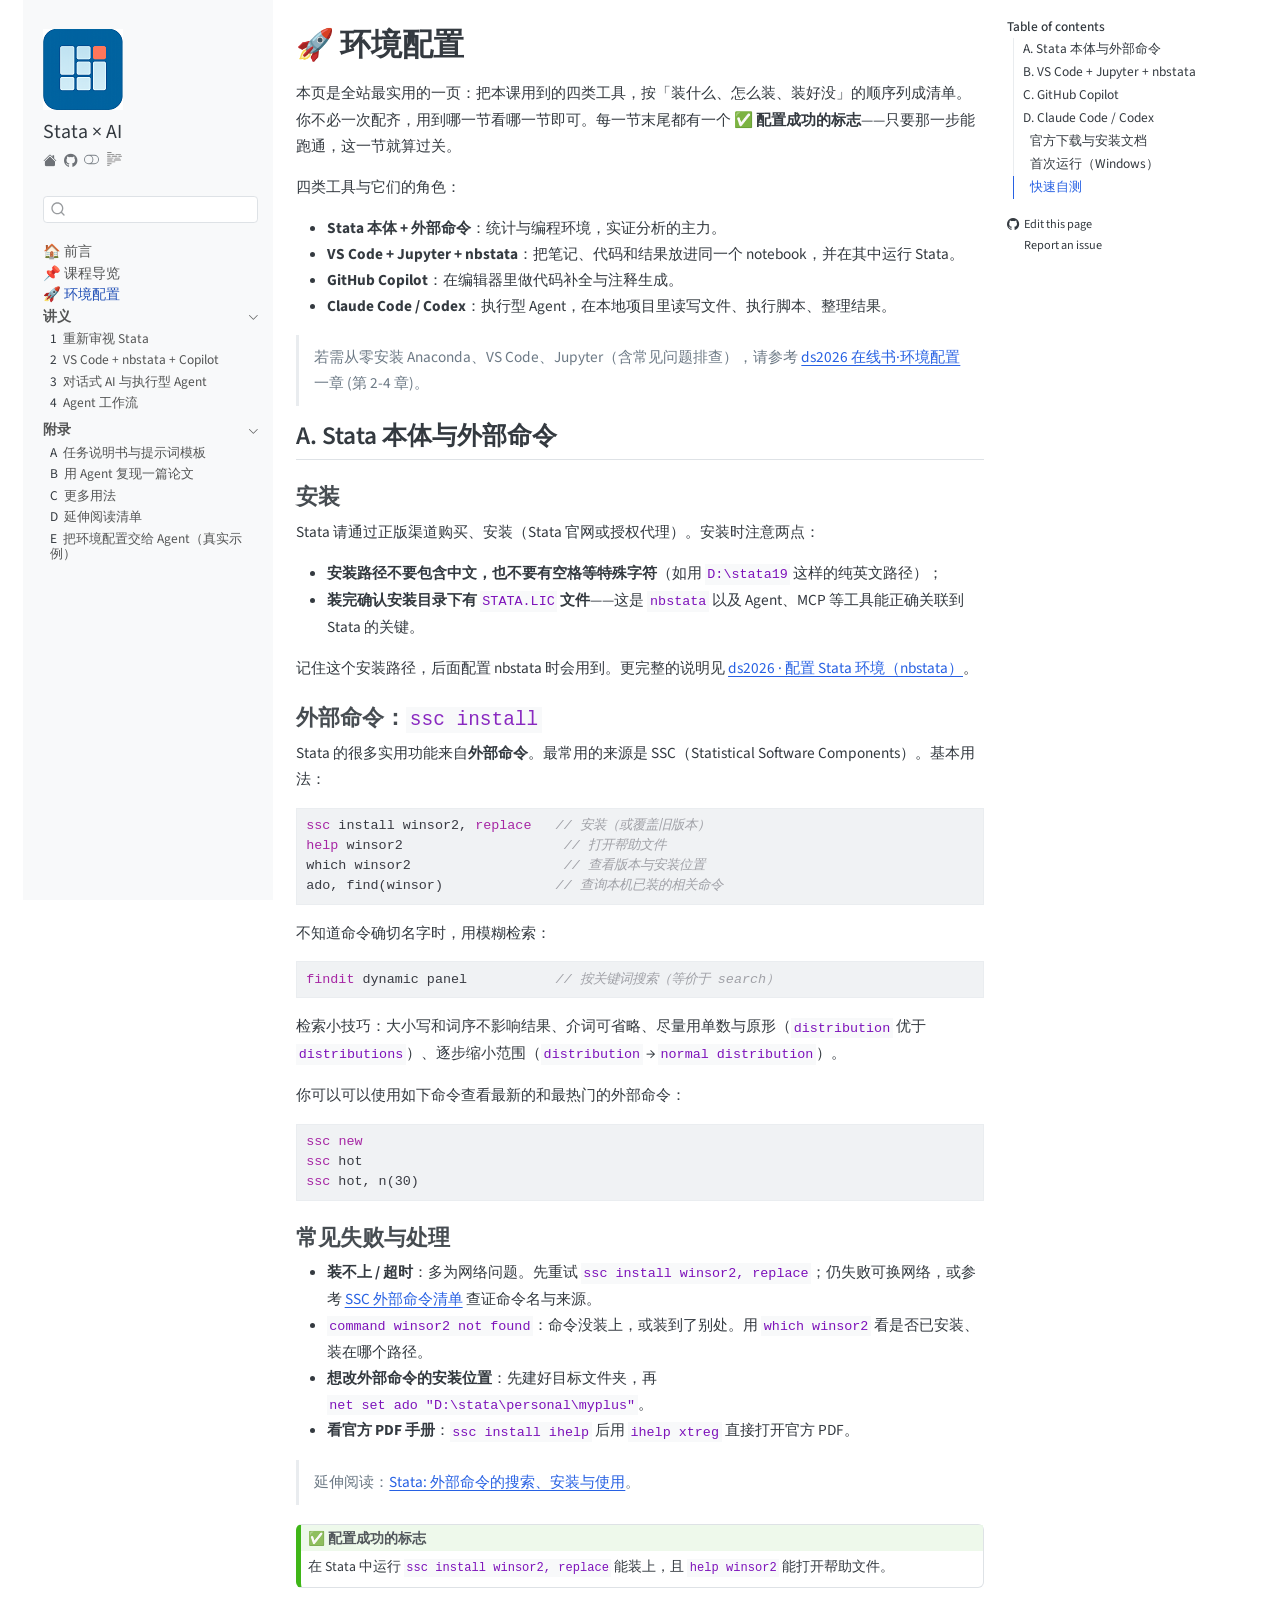
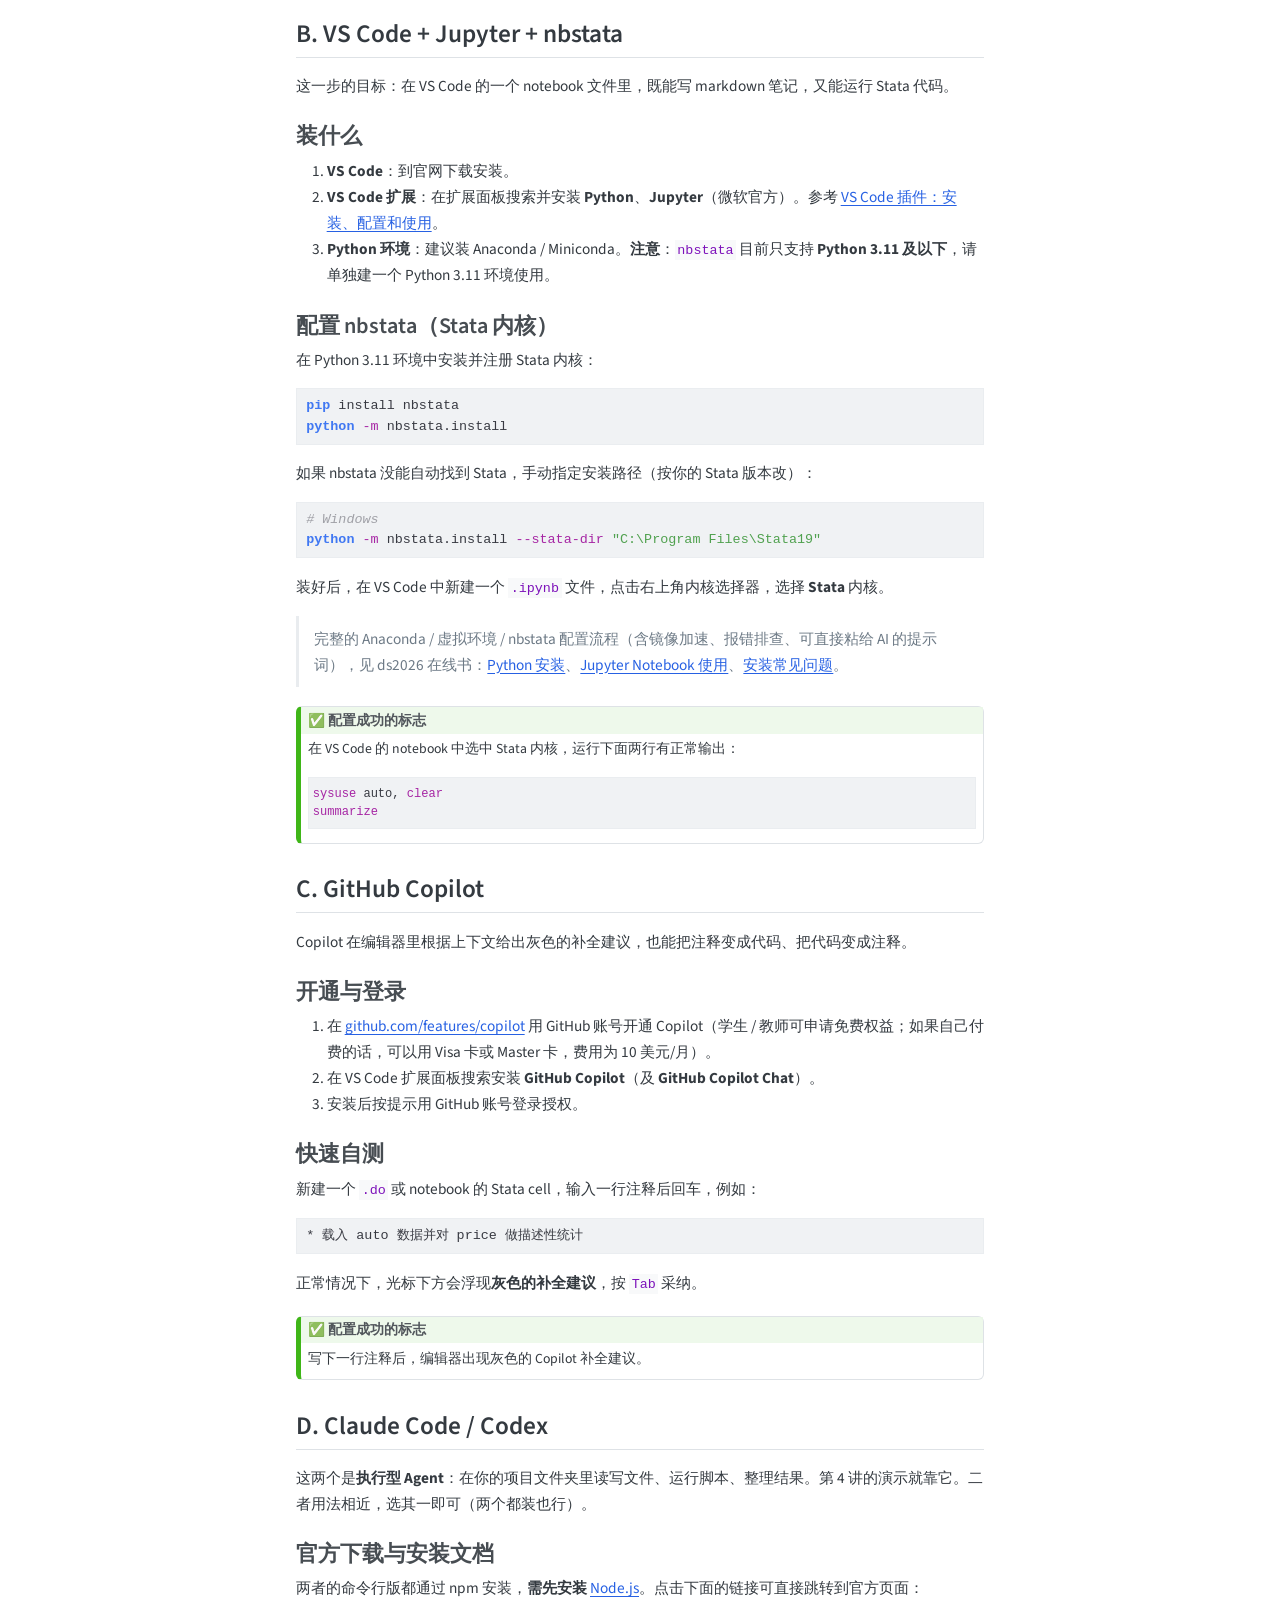
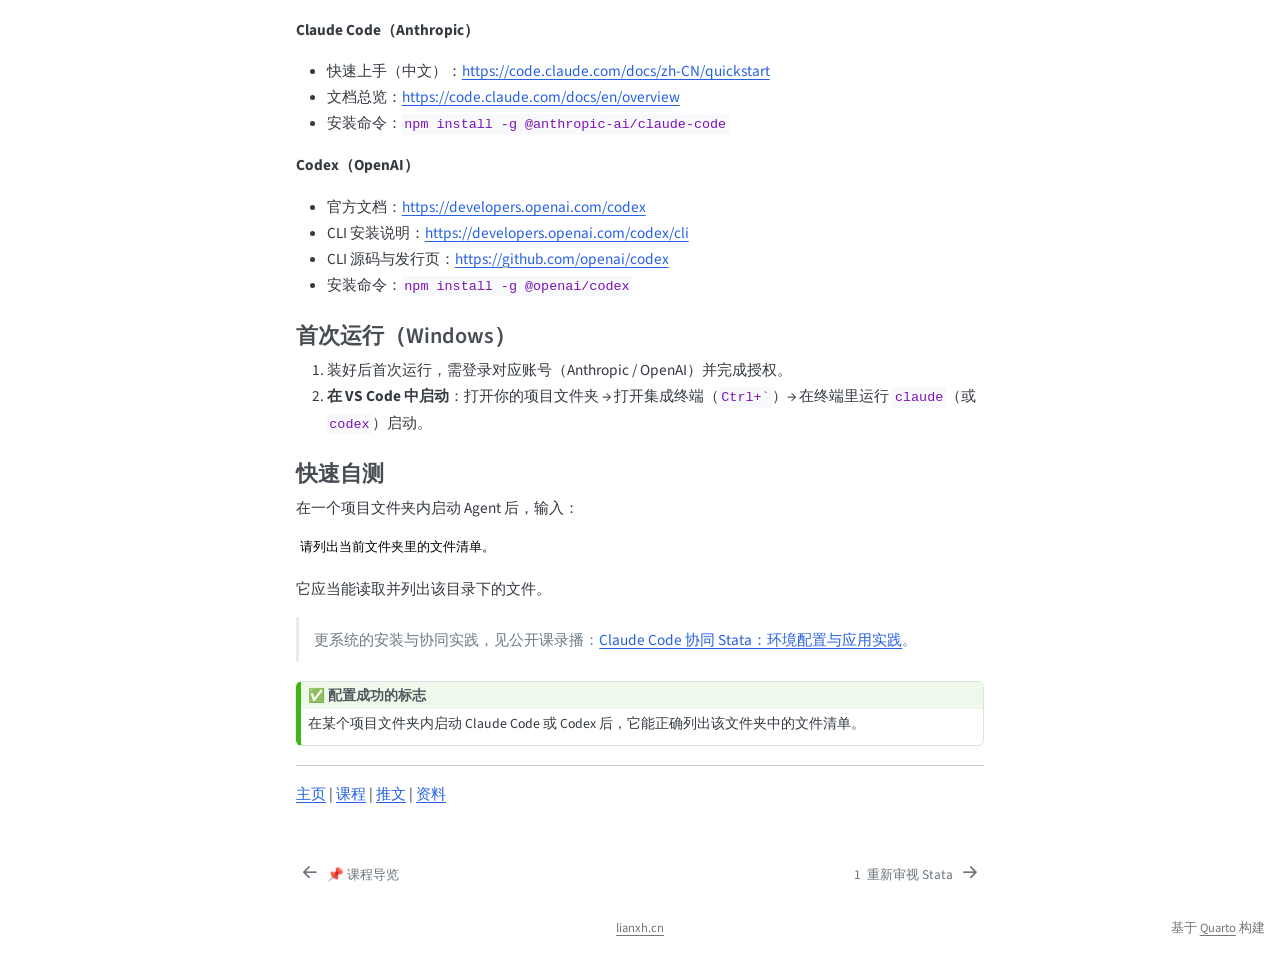
<file: docs/settings.html>
<!DOCTYPE html>
<html xmlns="http://www.w3.org/1999/xhtml" lang="en" xml:lang="en"><head>

<meta charset="utf-8">
<meta name="generator" content="quarto-1.6.39">

<meta name="viewport" content="width=device-width, initial-scale=1.0, user-scalable=yes">


<title>🚀 环境配置 – Stata 简介与 AI 辅助实证</title>
<style>
code{white-space: pre-wrap;}
span.smallcaps{font-variant: small-caps;}
div.columns{display: flex; gap: min(4vw, 1.5em);}
div.column{flex: auto; overflow-x: auto;}
div.hanging-indent{margin-left: 1.5em; text-indent: -1.5em;}
ul.task-list{list-style: none;}
ul.task-list li input[type="checkbox"] {
  width: 0.8em;
  margin: 0 0.8em 0.2em -1em; /* quarto-specific, see https://github.com/quarto-dev/quarto-cli/issues/4556 */ 
  vertical-align: middle;
}
/* CSS for syntax highlighting */
pre > code.sourceCode { white-space: pre; position: relative; }
pre > code.sourceCode > span { line-height: 1.25; }
pre > code.sourceCode > span:empty { height: 1.2em; }
.sourceCode { overflow: visible; }
code.sourceCode > span { color: inherit; text-decoration: inherit; }
div.sourceCode { margin: 1em 0; }
pre.sourceCode { margin: 0; }
@media screen {
div.sourceCode { overflow: auto; }
}
@media print {
pre > code.sourceCode { white-space: pre-wrap; }
pre > code.sourceCode > span { display: inline-block; text-indent: -5em; padding-left: 5em; }
}
pre.numberSource code
  { counter-reset: source-line 0; }
pre.numberSource code > span
  { position: relative; left: -4em; counter-increment: source-line; }
pre.numberSource code > span > a:first-child::before
  { content: counter(source-line);
    position: relative; left: -1em; text-align: right; vertical-align: baseline;
    border: none; display: inline-block;
    -webkit-touch-callout: none; -webkit-user-select: none;
    -khtml-user-select: none; -moz-user-select: none;
    -ms-user-select: none; user-select: none;
    padding: 0 4px; width: 4em;
  }
pre.numberSource { margin-left: 3em;  padding-left: 4px; }
div.sourceCode
  {   }
@media screen {
pre > code.sourceCode > span > a:first-child::before { text-decoration: underline; }
}
</style>


<script src="site_libs/quarto-nav/quarto-nav.js"></script>
<script src="site_libs/quarto-nav/headroom.min.js"></script>
<script src="site_libs/clipboard/clipboard.min.js"></script>
<script src="site_libs/quarto-search/autocomplete.umd.js"></script>
<script src="site_libs/quarto-search/fuse.min.js"></script>
<script src="site_libs/quarto-search/quarto-search.js"></script>
<meta name="quarto:offset" content="./">
<link href="./lectures/01_stata_basics.html" rel="next">
<link href="./outline.html" rel="prev">
<link href="./images/book-logo.png" rel="icon" type="image/png">
<script src="site_libs/quarto-html/quarto.js"></script>
<script src="site_libs/quarto-html/popper.min.js"></script>
<script src="site_libs/quarto-html/tippy.umd.min.js"></script>
<script src="site_libs/quarto-html/anchor.min.js"></script>
<link href="site_libs/quarto-html/tippy.css" rel="stylesheet">
<link href="site_libs/quarto-html/quarto-syntax-highlighting-e8fb9d25728d58bfeac61b497e4a6629.css" rel="stylesheet" class="quarto-color-scheme" id="quarto-text-highlighting-styles">
<link href="site_libs/quarto-html/quarto-syntax-highlighting-dark-57a92833092fd6dc0d7710b6bdfff9c5.css" rel="prefetch" class="quarto-color-scheme quarto-color-alternate" id="quarto-text-highlighting-styles">
<script src="site_libs/bootstrap/bootstrap.min.js"></script>
<link href="site_libs/bootstrap/bootstrap-icons.css" rel="stylesheet">
<link href="site_libs/bootstrap/bootstrap-7ef202e96c563d31d9e5226e4d6cabf9.min.css" rel="stylesheet" append-hash="true" class="quarto-color-scheme" id="quarto-bootstrap" data-mode="light">
<link href="site_libs/bootstrap/bootstrap-dark-490ba4e843cb1303a232ed0c676384f2.min.css" rel="prefetch" append-hash="true" class="quarto-color-scheme quarto-color-alternate" id="quarto-bootstrap" data-mode="dark">
<script id="quarto-search-options" type="application/json">{
  "location": "sidebar",
  "copy-button": false,
  "collapse-after": 3,
  "panel-placement": "start",
  "type": "textbox",
  "limit": 50,
  "keyboard-shortcut": [
    "f",
    "/",
    "s"
  ],
  "show-item-context": false,
  "language": {
    "search-no-results-text": "No results",
    "search-matching-documents-text": "matching documents",
    "search-copy-link-title": "Copy link to search",
    "search-hide-matches-text": "Hide additional matches",
    "search-more-match-text": "more match in this document",
    "search-more-matches-text": "more matches in this document",
    "search-clear-button-title": "Clear",
    "search-text-placeholder": "",
    "search-detached-cancel-button-title": "Cancel",
    "search-submit-button-title": "Submit",
    "search-label": "Search"
  }
}</script>


<link rel="stylesheet" href="styles.css">
</head>

<body class="nav-sidebar floating">

<div id="quarto-search-results"></div>
  <header id="quarto-header" class="headroom fixed-top">
  <nav class="quarto-secondary-nav">
    <div class="container-fluid d-flex">
      <button type="button" class="quarto-btn-toggle btn" data-bs-toggle="collapse" role="button" data-bs-target=".quarto-sidebar-collapse-item" aria-controls="quarto-sidebar" aria-expanded="false" aria-label="Toggle sidebar navigation" onclick="if (window.quartoToggleHeadroom) { window.quartoToggleHeadroom(); }">
        <i class="bi bi-layout-text-sidebar-reverse"></i>
      </button>
        <nav class="quarto-page-breadcrumbs" aria-label="breadcrumb"><ol class="breadcrumb"><li class="breadcrumb-item"><a href="./settings.html">🚀 环境配置</a></li></ol></nav>
        <a class="flex-grow-1" role="navigation" data-bs-toggle="collapse" data-bs-target=".quarto-sidebar-collapse-item" aria-controls="quarto-sidebar" aria-expanded="false" aria-label="Toggle sidebar navigation" onclick="if (window.quartoToggleHeadroom) { window.quartoToggleHeadroom(); }">      
        </a>
      <button type="button" class="btn quarto-search-button" aria-label="Search" onclick="window.quartoOpenSearch();">
        <i class="bi bi-search"></i>
      </button>
    </div>
  </nav>
</header>
<!-- content -->
<div id="quarto-content" class="quarto-container page-columns page-rows-contents page-layout-article">
<!-- sidebar -->
  <nav id="quarto-sidebar" class="sidebar collapse collapse-horizontal quarto-sidebar-collapse-item sidebar-navigation floating overflow-auto">
    <div class="pt-lg-2 mt-2 text-left sidebar-header sidebar-header-stacked">
      <a href="https://lianxhcn.github.io/stata-ai/" class="sidebar-logo-link">
      <img src="./images/book-logo.png" alt="" class="sidebar-logo py-0 d-lg-inline d-none">
      </a>
    <div class="sidebar-title mb-0 py-0">
      <a href="./">Stata × AI</a> 
        <div class="sidebar-tools-main tools-wide">
    <a href="https://www.lianxh.cn" title="" class="quarto-navigation-tool px-1" aria-label=""><i class="bi bi-house-fill"></i></a>
    <a href="https://github.com/lianxhcn/stata-ai" title="Source Code" class="quarto-navigation-tool px-1" aria-label="Source Code"><i class="bi bi-github"></i></a>
  <a href="" class="quarto-color-scheme-toggle quarto-navigation-tool  px-1" onclick="window.quartoToggleColorScheme(); return false;" title="Toggle dark mode"><i class="bi"></i></a>
  <a href="" class="quarto-reader-toggle quarto-navigation-tool px-1" onclick="window.quartoToggleReader(); return false;" title="Toggle reader mode">
  <div class="quarto-reader-toggle-btn">
  <i class="bi"></i>
  </div>
</a>
</div>
    </div>
      </div>
        <div class="mt-2 flex-shrink-0 align-items-center">
        <div class="sidebar-search">
        <div id="quarto-search" class="" title="Search"></div>
        </div>
        </div>
    <div class="sidebar-menu-container"> 
    <ul class="list-unstyled mt-1">
        <li class="sidebar-item">
  <div class="sidebar-item-container"> 
  <a href="./index.html" class="sidebar-item-text sidebar-link">
 <span class="menu-text">🏠 前言</span></a>
  </div>
</li>
        <li class="sidebar-item">
  <div class="sidebar-item-container"> 
  <a href="./outline.html" class="sidebar-item-text sidebar-link">
 <span class="menu-text">📌 课程导览</span></a>
  </div>
</li>
        <li class="sidebar-item">
  <div class="sidebar-item-container"> 
  <a href="./settings.html" class="sidebar-item-text sidebar-link active">
 <span class="menu-text">🚀 环境配置</span></a>
  </div>
</li>
        <li class="sidebar-item sidebar-item-section">
      <div class="sidebar-item-container"> 
            <a class="sidebar-item-text sidebar-link text-start" data-bs-toggle="collapse" data-bs-target="#quarto-sidebar-section-1" role="navigation" aria-expanded="true">
 <span class="menu-text"><strong>讲义</strong></span></a>
          <a class="sidebar-item-toggle text-start" data-bs-toggle="collapse" data-bs-target="#quarto-sidebar-section-1" role="navigation" aria-expanded="true" aria-label="Toggle section">
            <i class="bi bi-chevron-right ms-2"></i>
          </a> 
      </div>
      <ul id="quarto-sidebar-section-1" class="collapse list-unstyled sidebar-section depth1 show">  
          <li class="sidebar-item">
  <div class="sidebar-item-container"> 
  <a href="./lectures/01_stata_basics.html" class="sidebar-item-text sidebar-link">
 <span class="menu-text"><span class="chapter-number">1</span>&nbsp; <span class="chapter-title">重新审视 Stata</span></span></a>
  </div>
</li>
          <li class="sidebar-item">
  <div class="sidebar-item-container"> 
  <a href="./lectures/02_vscode_nbstata.html" class="sidebar-item-text sidebar-link">
 <span class="menu-text"><span class="chapter-number">2</span>&nbsp; <span class="chapter-title">VS Code + nbstata + Copilot</span></span></a>
  </div>
</li>
          <li class="sidebar-item">
  <div class="sidebar-item-container"> 
  <a href="./lectures/03_ai_vs_agent.html" class="sidebar-item-text sidebar-link">
 <span class="menu-text"><span class="chapter-number">3</span>&nbsp; <span class="chapter-title">对话式 AI 与执行型 Agent</span></span></a>
  </div>
</li>
          <li class="sidebar-item">
  <div class="sidebar-item-container"> 
  <a href="./lectures/04_agent_workflow.html" class="sidebar-item-text sidebar-link">
 <span class="menu-text"><span class="chapter-number">4</span>&nbsp; <span class="chapter-title">Agent 工作流</span></span></a>
  </div>
</li>
      </ul>
  </li>
        <li class="sidebar-item sidebar-item-section">
      <div class="sidebar-item-container"> 
            <a class="sidebar-item-text sidebar-link text-start" data-bs-toggle="collapse" data-bs-target="#quarto-sidebar-section-2" role="navigation" aria-expanded="true">
 <span class="menu-text">附录</span></a>
          <a class="sidebar-item-toggle text-start" data-bs-toggle="collapse" data-bs-target="#quarto-sidebar-section-2" role="navigation" aria-expanded="true" aria-label="Toggle section">
            <i class="bi bi-chevron-right ms-2"></i>
          </a> 
      </div>
      <ul id="quarto-sidebar-section-2" class="collapse list-unstyled sidebar-section depth1 show">  
          <li class="sidebar-item">
  <div class="sidebar-item-container"> 
  <a href="./appendix/A_prompt_templates.html" class="sidebar-item-text sidebar-link">
 <span class="menu-text"><span class="chapter-number">A</span>&nbsp; <span class="chapter-title">任务说明书与提示词模板</span></span></a>
  </div>
</li>
          <li class="sidebar-item">
  <div class="sidebar-item-container"> 
  <a href="./appendix/B_replication.html" class="sidebar-item-text sidebar-link">
 <span class="menu-text"><span class="chapter-number">B</span>&nbsp; <span class="chapter-title">用 Agent 复现一篇论文</span></span></a>
  </div>
</li>
          <li class="sidebar-item">
  <div class="sidebar-item-container"> 
  <a href="./appendix/C_more_usage.html" class="sidebar-item-text sidebar-link">
 <span class="menu-text"><span class="chapter-number">C</span>&nbsp; <span class="chapter-title">更多用法</span></span></a>
  </div>
</li>
          <li class="sidebar-item">
  <div class="sidebar-item-container"> 
  <a href="./appendix/D_reading_list.html" class="sidebar-item-text sidebar-link">
 <span class="menu-text"><span class="chapter-number">D</span>&nbsp; <span class="chapter-title">延伸阅读清单</span></span></a>
  </div>
</li>
          <li class="sidebar-item">
  <div class="sidebar-item-container"> 
  <a href="./appendix/E_agent_env_setup.html" class="sidebar-item-text sidebar-link">
 <span class="menu-text"><span class="chapter-number">E</span>&nbsp; <span class="chapter-title">把环境配置交给 Agent（真实示例）</span></span></a>
  </div>
</li>
      </ul>
  </li>
    </ul>
    </div>
</nav>
<div id="quarto-sidebar-glass" class="quarto-sidebar-collapse-item" data-bs-toggle="collapse" data-bs-target=".quarto-sidebar-collapse-item"></div>
<!-- margin-sidebar -->
    <div id="quarto-margin-sidebar" class="sidebar margin-sidebar">
        <nav id="TOC" role="doc-toc" class="toc-active">
    <h2 id="toc-title">Table of contents</h2>
   
  <ul>
  <li><a href="#a.-stata-本体与外部命令" id="toc-a.-stata-本体与外部命令" class="nav-link active" data-scroll-target="#a.-stata-本体与外部命令">A. Stata 本体与外部命令</a>
  <ul class="collapse">
  <li><a href="#安装" id="toc-安装" class="nav-link" data-scroll-target="#安装">安装</a></li>
  <li><a href="#外部命令ssc-install" id="toc-外部命令ssc-install" class="nav-link" data-scroll-target="#外部命令ssc-install">外部命令：<code>ssc install</code></a></li>
  <li><a href="#常见失败与处理" id="toc-常见失败与处理" class="nav-link" data-scroll-target="#常见失败与处理">常见失败与处理</a></li>
  </ul></li>
  <li><a href="#b.-vs-code-jupyter-nbstata" id="toc-b.-vs-code-jupyter-nbstata" class="nav-link" data-scroll-target="#b.-vs-code-jupyter-nbstata">B. VS Code + Jupyter + nbstata</a>
  <ul class="collapse">
  <li><a href="#装什么" id="toc-装什么" class="nav-link" data-scroll-target="#装什么">装什么</a></li>
  <li><a href="#配置-nbstatastata-内核" id="toc-配置-nbstatastata-内核" class="nav-link" data-scroll-target="#配置-nbstatastata-内核">配置 nbstata（Stata 内核）</a></li>
  </ul></li>
  <li><a href="#c.-github-copilot" id="toc-c.-github-copilot" class="nav-link" data-scroll-target="#c.-github-copilot">C. GitHub Copilot</a>
  <ul class="collapse">
  <li><a href="#开通与登录" id="toc-开通与登录" class="nav-link" data-scroll-target="#开通与登录">开通与登录</a></li>
  <li><a href="#快速自测" id="toc-快速自测" class="nav-link" data-scroll-target="#快速自测">快速自测</a></li>
  </ul></li>
  <li><a href="#d.-claude-code-codex" id="toc-d.-claude-code-codex" class="nav-link" data-scroll-target="#d.-claude-code-codex">D. Claude Code / Codex</a>
  <ul class="collapse">
  <li><a href="#官方下载与安装文档" id="toc-官方下载与安装文档" class="nav-link" data-scroll-target="#官方下载与安装文档">官方下载与安装文档</a></li>
  <li><a href="#首次运行windows" id="toc-首次运行windows" class="nav-link" data-scroll-target="#首次运行windows">首次运行（Windows）</a></li>
  <li><a href="#快速自测-1" id="toc-快速自测-1" class="nav-link" data-scroll-target="#快速自测-1">快速自测</a></li>
  </ul></li>
  </ul>
<div class="toc-actions"><ul><li><a href="https://github.com/lianxhcn/stata-ai/edit/main/settings.qmd" class="toc-action"><i class="bi bi-github"></i>Edit this page</a></li><li><a href="https://github.com/lianxhcn/stata-ai/issues/new" class="toc-action"><i class="bi empty"></i>Report an issue</a></li></ul></div></nav>
    </div>
<!-- main -->
<main class="content" id="quarto-document-content">

<header id="title-block-header" class="quarto-title-block default">
<div class="quarto-title">
<h1 class="title">🚀 环境配置</h1>
</div>



<div class="quarto-title-meta">

    
  
    
  </div>
  


</header>


<p>本页是全站最实用的一页：把本课用到的四类工具，按「装什么、怎么装、装好没」的顺序列成清单。你不必一次配齐，用到哪一节看哪一节即可。每一节末尾都有一个 <strong>✅ 配置成功的标志</strong>——只要那一步能跑通，这一节就算过关。</p>
<p>四类工具与它们的角色：</p>
<ul>
<li><strong>Stata 本体 + 外部命令</strong>：统计与编程环境，实证分析的主力。</li>
<li><strong>VS Code + Jupyter + nbstata</strong>：把笔记、代码和结果放进同一个 notebook，并在其中运行 Stata。</li>
<li><strong>GitHub Copilot</strong>：在编辑器里做代码补全与注释生成。</li>
<li><strong>Claude Code / Codex</strong>：执行型 Agent，在本地项目里读写文件、执行脚本、整理结果。</li>
</ul>
<blockquote class="blockquote">
<p>若需从零安装 Anaconda、VS Code、Jupyter（含常见问题排查），请参考 <a href="https://lianxhcn.github.io/ds2026/">ds2026 在线书·环境配置</a> 一章 (第 2-4 章)。</p>
</blockquote>
<section id="a.-stata-本体与外部命令" class="level2">
<h2 class="anchored" data-anchor-id="a.-stata-本体与外部命令">A. Stata 本体与外部命令</h2>
<section id="安装" class="level3">
<h3 class="anchored" data-anchor-id="安装">安装</h3>
<p>Stata 请通过正版渠道购买、安装（Stata 官网或授权代理）。安装时注意两点：</p>
<ul>
<li><strong>安装路径不要包含中文，也不要有空格等特殊字符</strong>（如用 <code>D:\stata19</code> 这样的纯英文路径）；</li>
<li><strong>装完确认安装目录下有 <code>STATA.LIC</code> 文件</strong>——这是 <code>nbstata</code> 以及 Agent、MCP 等工具能正确关联到 Stata 的关键。</li>
</ul>
<p>记住这个安装路径，后面配置 nbstata 时会用到。更完整的说明见 <a href="https://lianxhcn.github.io/ds2026/Lecture/00-setup/01_01_install_anaconda.html#%E9%85%8D%E7%BD%AE-stata-%E7%8E%AF%E5%A2%83nbstata">ds2026 · 配置 Stata 环境（nbstata）</a>。</p>
</section>
<section id="外部命令ssc-install" class="level3">
<h3 class="anchored" data-anchor-id="外部命令ssc-install">外部命令：<code>ssc install</code></h3>
<p>Stata 的很多实用功能来自<strong>外部命令</strong>。最常用的来源是 SSC（Statistical Software Components）。基本用法：</p>
<div class="sourceCode" id="cb1"><pre class="sourceCode stata code-with-copy"><code class="sourceCode stata"><span id="cb1-1"><a href="#cb1-1" aria-hidden="true" tabindex="-1"></a><span class="kw">ssc</span> install winsor2, <span class="kw">replace</span>   <span class="co">// 安装（或覆盖旧版本）</span></span>
<span id="cb1-2"><a href="#cb1-2" aria-hidden="true" tabindex="-1"></a><span class="kw">help</span> winsor2                    <span class="co">// 打开帮助文件</span></span>
<span id="cb1-3"><a href="#cb1-3" aria-hidden="true" tabindex="-1"></a>which winsor2                   <span class="co">// 查看版本与安装位置</span></span>
<span id="cb1-4"><a href="#cb1-4" aria-hidden="true" tabindex="-1"></a>ado, find(winsor)              <span class="co">// 查询本机已装的相关命令</span></span></code><button title="Copy to Clipboard" class="code-copy-button"><i class="bi"></i></button></pre></div>
<p>不知道命令确切名字时，用模糊检索：</p>
<div class="sourceCode" id="cb2"><pre class="sourceCode stata code-with-copy"><code class="sourceCode stata"><span id="cb2-1"><a href="#cb2-1" aria-hidden="true" tabindex="-1"></a><span class="kw">findit</span> dynamic panel           <span class="co">// 按关键词搜索（等价于 search）</span></span></code><button title="Copy to Clipboard" class="code-copy-button"><i class="bi"></i></button></pre></div>
<p>检索小技巧：大小写和词序不影响结果、介词可省略、尽量用单数与原形（<code>distribution</code> 优于 <code>distributions</code>）、逐步缩小范围（<code>distribution</code> → <code>normal distribution</code>）。</p>
<p>你可以可以使用如下命令查看最新的和最热门的外部命令：</p>
<div class="sourceCode" id="cb3"><pre class="sourceCode stata code-with-copy"><code class="sourceCode stata"><span id="cb3-1"><a href="#cb3-1" aria-hidden="true" tabindex="-1"></a><span class="kw">ssc</span> <span class="kw">new</span></span>
<span id="cb3-2"><a href="#cb3-2" aria-hidden="true" tabindex="-1"></a><span class="kw">ssc</span> hot</span>
<span id="cb3-3"><a href="#cb3-3" aria-hidden="true" tabindex="-1"></a><span class="kw">ssc</span> hot, n(30) </span></code><button title="Copy to Clipboard" class="code-copy-button"><i class="bi"></i></button></pre></div>
</section>
<section id="常见失败与处理" class="level3">
<h3 class="anchored" data-anchor-id="常见失败与处理">常见失败与处理</h3>
<ul>
<li><strong>装不上 / 超时</strong>：多为网络问题。先重试 <code>ssc install winsor2, replace</code>；仍失败可换网络，或参考 <a href="https://www.lianxh.cn/details/1501.html">SSC 外部命令清单</a> 查证命令名与来源。</li>
<li><strong><code>command winsor2 not found</code></strong>：命令没装上，或装到了别处。用 <code>which winsor2</code> 看是否已安装、装在哪个路径。</li>
<li><strong>想改外部命令的安装位置</strong>：先建好目标文件夹，再 <code>net set ado "D:\stata\personal\myplus"</code>。</li>
<li><strong>看官方 PDF 手册</strong>：<code>ssc install ihelp</code> 后用 <code>ihelp xtreg</code> 直接打开官方 PDF。</li>
</ul>
<blockquote class="blockquote">
<p>延伸阅读：<a href="https://www.lianxh.cn/details/1.html">Stata: 外部命令的搜索、安装与使用</a>。</p>
</blockquote>
<div class="callout callout-style-default callout-tip no-icon callout-titled">
<div class="callout-header d-flex align-content-center">
<div class="callout-icon-container">
<i class="callout-icon no-icon"></i>
</div>
<div class="callout-title-container flex-fill">
✅ 配置成功的标志
</div>
</div>
<div class="callout-body-container callout-body">
<p>在 Stata 中运行 <code>ssc install winsor2, replace</code> 能装上，且 <code>help winsor2</code> 能打开帮助文件。</p>
</div>
</div>
</section>
</section>
<section id="b.-vs-code-jupyter-nbstata" class="level2">
<h2 class="anchored" data-anchor-id="b.-vs-code-jupyter-nbstata">B. VS Code + Jupyter + nbstata</h2>
<p>这一步的目标：在 VS Code 的一个 notebook 文件里，既能写 markdown 笔记，又能运行 Stata 代码。</p>
<section id="装什么" class="level3">
<h3 class="anchored" data-anchor-id="装什么">装什么</h3>
<ol type="1">
<li><strong>VS Code</strong>：到官网下载安装。</li>
<li><strong>VS Code 扩展</strong>：在扩展面板搜索并安装 <strong>Python</strong>、<strong>Jupyter</strong>（微软官方）。参考 <a href="https://www.lianxh.cn/details/1490.html">VS Code 插件：安装、配置和使用</a>。</li>
<li><strong>Python 环境</strong>：建议装 Anaconda / Miniconda。<strong>注意</strong>：<code>nbstata</code> 目前只支持 <strong>Python 3.11 及以下</strong>，请单独建一个 Python 3.11 环境使用。</li>
</ol>
</section>
<section id="配置-nbstatastata-内核" class="level3">
<h3 class="anchored" data-anchor-id="配置-nbstatastata-内核">配置 nbstata（Stata 内核）</h3>
<p>在 Python 3.11 环境中安装并注册 Stata 内核：</p>
<div class="sourceCode" id="cb4"><pre class="sourceCode bash code-with-copy"><code class="sourceCode bash"><span id="cb4-1"><a href="#cb4-1" aria-hidden="true" tabindex="-1"></a><span class="ex">pip</span> install nbstata</span>
<span id="cb4-2"><a href="#cb4-2" aria-hidden="true" tabindex="-1"></a><span class="ex">python</span> <span class="at">-m</span> nbstata.install</span></code><button title="Copy to Clipboard" class="code-copy-button"><i class="bi"></i></button></pre></div>
<p>如果 nbstata 没能自动找到 Stata，手动指定安装路径（按你的 Stata 版本改）：</p>
<div class="sourceCode" id="cb5"><pre class="sourceCode bash code-with-copy"><code class="sourceCode bash"><span id="cb5-1"><a href="#cb5-1" aria-hidden="true" tabindex="-1"></a><span class="co"># Windows</span></span>
<span id="cb5-2"><a href="#cb5-2" aria-hidden="true" tabindex="-1"></a><span class="ex">python</span> <span class="at">-m</span> nbstata.install <span class="at">--stata-dir</span> <span class="st">"C:\Program Files\Stata19"</span></span></code><button title="Copy to Clipboard" class="code-copy-button"><i class="bi"></i></button></pre></div>
<p>装好后，在 VS Code 中新建一个 <code>.ipynb</code> 文件，点击右上角内核选择器，选择 <strong>Stata</strong> 内核。</p>
<blockquote class="blockquote">
<p>完整的 Anaconda / 虚拟环境 / nbstata 配置流程（含镜像加速、报错排查、可直接粘给 AI 的提示词），见 ds2026 在线书：<a href="https://lianxhcn.github.io/ds2026/Lecture/00-setup/01_01_install_anaconda.html">Python 安装</a>、<a href="https://lianxhcn.github.io/ds2026/Lecture/00-setup/01_02_jupyter_notebook.html">Jupyter Notebook 使用</a>、<a href="https://lianxhcn.github.io/ds2026/Lecture/00-setup/01_03_install_FAQs.html">安装常见问题</a>。</p>
</blockquote>
<div class="callout callout-style-default callout-tip no-icon callout-titled">
<div class="callout-header d-flex align-content-center">
<div class="callout-icon-container">
<i class="callout-icon no-icon"></i>
</div>
<div class="callout-title-container flex-fill">
✅ 配置成功的标志
</div>
</div>
<div class="callout-body-container callout-body">
<p>在 VS Code 的 notebook 中选中 Stata 内核，运行下面两行有正常输出：</p>
<div class="sourceCode" id="cb6"><pre class="sourceCode stata code-with-copy"><code class="sourceCode stata"><span id="cb6-1"><a href="#cb6-1" aria-hidden="true" tabindex="-1"></a><span class="kw">sysuse</span> auto, <span class="kw">clear</span></span>
<span id="cb6-2"><a href="#cb6-2" aria-hidden="true" tabindex="-1"></a><span class="kw">summarize</span></span></code><button title="Copy to Clipboard" class="code-copy-button"><i class="bi"></i></button></pre></div>
</div>
</div>
</section>
</section>
<section id="c.-github-copilot" class="level2">
<h2 class="anchored" data-anchor-id="c.-github-copilot">C. GitHub Copilot</h2>
<p>Copilot 在编辑器里根据上下文给出灰色的补全建议，也能把注释变成代码、把代码变成注释。</p>
<section id="开通与登录" class="level3">
<h3 class="anchored" data-anchor-id="开通与登录">开通与登录</h3>
<ol type="1">
<li>在 <a href="https://github.com/features/copilot">github.com/features/copilot</a> 用 GitHub 账号开通 Copilot（学生 / 教师可申请免费权益；如果自己付费的话，可以用 Visa 卡或 Master 卡，费用为 10 美元/月）。</li>
<li>在 VS Code 扩展面板搜索安装 <strong>GitHub Copilot</strong>（及 <strong>GitHub Copilot Chat</strong>）。</li>
<li>安装后按提示用 GitHub 账号登录授权。</li>
</ol>
</section>
<section id="快速自测" class="level3">
<h3 class="anchored" data-anchor-id="快速自测">快速自测</h3>
<p>新建一个 <code>.do</code> 或 notebook 的 Stata cell，输入一行注释后回车，例如：</p>
<div class="sourceCode" id="cb7"><pre class="sourceCode stata code-with-copy"><code class="sourceCode stata"><span id="cb7-1"><a href="#cb7-1" aria-hidden="true" tabindex="-1"></a>* 载入 auto 数据并对 price 做描述性统计</span></code><button title="Copy to Clipboard" class="code-copy-button"><i class="bi"></i></button></pre></div>
<p>正常情况下，光标下方会浮现<strong>灰色的补全建议</strong>，按 <code>Tab</code> 采纳。</p>
<div class="callout callout-style-default callout-tip no-icon callout-titled">
<div class="callout-header d-flex align-content-center">
<div class="callout-icon-container">
<i class="callout-icon no-icon"></i>
</div>
<div class="callout-title-container flex-fill">
✅ 配置成功的标志
</div>
</div>
<div class="callout-body-container callout-body">
<p>写下一行注释后，编辑器出现灰色的 Copilot 补全建议。</p>
</div>
</div>
</section>
</section>
<section id="d.-claude-code-codex" class="level2">
<h2 class="anchored" data-anchor-id="d.-claude-code-codex">D. Claude Code / Codex</h2>
<p>这两个是<strong>执行型 Agent</strong>：在你的项目文件夹里读写文件、运行脚本、整理结果。第 4 讲的演示就靠它。二者用法相近，选其一即可（两个都装也行）。</p>
<section id="官方下载与安装文档" class="level3">
<h3 class="anchored" data-anchor-id="官方下载与安装文档">官方下载与安装文档</h3>
<p>两者的命令行版都通过 npm 安装，<strong>需先安装 <a href="https://nodejs.org/">Node.js</a></strong>。点击下面的链接可直接跳转到官方页面：</p>
<p><strong>Claude Code（Anthropic）</strong></p>
<ul>
<li>快速上手（中文）：<a href="https://code.claude.com/docs/zh-CN/quickstart" class="uri">https://code.claude.com/docs/zh-CN/quickstart</a></li>
<li>文档总览：<a href="https://code.claude.com/docs/en/overview" class="uri">https://code.claude.com/docs/en/overview</a></li>
<li>安装命令：<code>npm install -g @anthropic-ai/claude-code</code></li>
</ul>
<p><strong>Codex（OpenAI）</strong></p>
<ul>
<li>官方文档：<a href="https://developers.openai.com/codex" class="uri">https://developers.openai.com/codex</a></li>
<li>CLI 安装说明：<a href="https://developers.openai.com/codex/cli" class="uri">https://developers.openai.com/codex/cli</a></li>
<li>CLI 源码与发行页：<a href="https://github.com/openai/codex" class="uri">https://github.com/openai/codex</a></li>
<li>安装命令：<code>npm install -g @openai/codex</code></li>
</ul>
</section>
<section id="首次运行windows" class="level3">
<h3 class="anchored" data-anchor-id="首次运行windows">首次运行（Windows）</h3>
<ol type="1">
<li>装好后首次运行，需登录对应账号（Anthropic / OpenAI）并完成授权。</li>
<li><strong>在 VS Code 中启动</strong>：打开你的项目文件夹 → 打开集成终端（<code>Ctrl+`</code>）→ 在终端里运行 <code>claude</code>（或 <code>codex</code>）启动。</li>
</ol>
</section>
<section id="快速自测-1" class="level3">
<h3 class="anchored" data-anchor-id="快速自测-1">快速自测</h3>
<p>在一个项目文件夹内启动 Agent 后，输入：</p>
<pre class="text"><code>请列出当前文件夹里的文件清单。</code></pre>
<p>它应当能读取并列出该目录下的文件。</p>
<blockquote class="blockquote">
<p>更系统的安装与协同实践，见公开课录播：<a href="https://www.lianxh.cn/details/1767.html">Claude Code 协同 Stata：环境配置与应用实践</a>。</p>
</blockquote>
<div class="callout callout-style-default callout-tip no-icon callout-titled">
<div class="callout-header d-flex align-content-center">
<div class="callout-icon-container">
<i class="callout-icon no-icon"></i>
</div>
<div class="callout-title-container flex-fill">
✅ 配置成功的标志
</div>
</div>
<div class="callout-body-container callout-body">
<p>在某个项目文件夹内启动 Claude Code 或 Codex 后，它能正确列出该文件夹中的文件清单。</p>
</div>
</div>
<hr>
<p><a href="https://www.lianxh.cn">主页</a> | <a href="https://www.lianxh.cn/PX.html">课程</a> | <a href="https://www.lianxh.cn/blogs/all.html">推文</a> | <a href="https://www.lianxh.cn/share.html">资料</a></p>


</section>
</section>

</main> <!-- /main -->
<script id="quarto-html-after-body" type="application/javascript">
window.document.addEventListener("DOMContentLoaded", function (event) {
  const toggleBodyColorMode = (bsSheetEl) => {
    const mode = bsSheetEl.getAttribute("data-mode");
    const bodyEl = window.document.querySelector("body");
    if (mode === "dark") {
      bodyEl.classList.add("quarto-dark");
      bodyEl.classList.remove("quarto-light");
    } else {
      bodyEl.classList.add("quarto-light");
      bodyEl.classList.remove("quarto-dark");
    }
  }
  const toggleBodyColorPrimary = () => {
    const bsSheetEl = window.document.querySelector("link#quarto-bootstrap");
    if (bsSheetEl) {
      toggleBodyColorMode(bsSheetEl);
    }
  }
  toggleBodyColorPrimary();  
  const disableStylesheet = (stylesheets) => {
    for (let i=0; i < stylesheets.length; i++) {
      const stylesheet = stylesheets[i];
      stylesheet.rel = 'prefetch';
    }
  }
  const enableStylesheet = (stylesheets) => {
    for (let i=0; i < stylesheets.length; i++) {
      const stylesheet = stylesheets[i];
      stylesheet.rel = 'stylesheet';
    }
  }
  const manageTransitions = (selector, allowTransitions) => {
    const els = window.document.querySelectorAll(selector);
    for (let i=0; i < els.length; i++) {
      const el = els[i];
      if (allowTransitions) {
        el.classList.remove('notransition');
      } else {
        el.classList.add('notransition');
      }
    }
  }
  const toggleGiscusIfUsed = (isAlternate, darkModeDefault) => {
    const baseTheme = document.querySelector('#giscus-base-theme')?.value ?? 'light';
    const alternateTheme = document.querySelector('#giscus-alt-theme')?.value ?? 'dark';
    let newTheme = '';
    if(darkModeDefault) {
      newTheme = isAlternate ? baseTheme : alternateTheme;
    } else {
      newTheme = isAlternate ? alternateTheme : baseTheme;
    }
    const changeGiscusTheme = () => {
      // From: https://github.com/giscus/giscus/issues/336
      const sendMessage = (message) => {
        const iframe = document.querySelector('iframe.giscus-frame');
        if (!iframe) return;
        iframe.contentWindow.postMessage({ giscus: message }, 'https://giscus.app');
      }
      sendMessage({
        setConfig: {
          theme: newTheme
        }
      });
    }
    const isGiscussLoaded = window.document.querySelector('iframe.giscus-frame') !== null;
    if (isGiscussLoaded) {
      changeGiscusTheme();
    }
  }
  const toggleColorMode = (alternate) => {
    // Switch the stylesheets
    const alternateStylesheets = window.document.querySelectorAll('link.quarto-color-scheme.quarto-color-alternate');
    manageTransitions('#quarto-margin-sidebar .nav-link', false);
    if (alternate) {
      enableStylesheet(alternateStylesheets);
      for (const sheetNode of alternateStylesheets) {
        if (sheetNode.id === "quarto-bootstrap") {
          toggleBodyColorMode(sheetNode);
        }
      }
    } else {
      disableStylesheet(alternateStylesheets);
      toggleBodyColorPrimary();
    }
    manageTransitions('#quarto-margin-sidebar .nav-link', true);
    // Switch the toggles
    const toggles = window.document.querySelectorAll('.quarto-color-scheme-toggle');
    for (let i=0; i < toggles.length; i++) {
      const toggle = toggles[i];
      if (toggle) {
        if (alternate) {
          toggle.classList.add("alternate");     
        } else {
          toggle.classList.remove("alternate");
        }
      }
    }
    // Hack to workaround the fact that safari doesn't
    // properly recolor the scrollbar when toggling (#1455)
    if (navigator.userAgent.indexOf('Safari') > 0 && navigator.userAgent.indexOf('Chrome') == -1) {
      manageTransitions("body", false);
      window.scrollTo(0, 1);
      setTimeout(() => {
        window.scrollTo(0, 0);
        manageTransitions("body", true);
      }, 40);  
    }
  }
  const isFileUrl = () => { 
    return window.location.protocol === 'file:';
  }
  const hasAlternateSentinel = () => {  
    let styleSentinel = getColorSchemeSentinel();
    if (styleSentinel !== null) {
      return styleSentinel === "alternate";
    } else {
      return false;
    }
  }
  const setStyleSentinel = (alternate) => {
    const value = alternate ? "alternate" : "default";
    if (!isFileUrl()) {
      window.localStorage.setItem("quarto-color-scheme", value);
    } else {
      localAlternateSentinel = value;
    }
  }
  const getColorSchemeSentinel = () => {
    if (!isFileUrl()) {
      const storageValue = window.localStorage.getItem("quarto-color-scheme");
      return storageValue != null ? storageValue : localAlternateSentinel;
    } else {
      return localAlternateSentinel;
    }
  }
  const darkModeDefault = false;
  let localAlternateSentinel = darkModeDefault ? 'alternate' : 'default';
  // Dark / light mode switch
  window.quartoToggleColorScheme = () => {
    // Read the current dark / light value 
    let toAlternate = !hasAlternateSentinel();
    toggleColorMode(toAlternate);
    setStyleSentinel(toAlternate);
    toggleGiscusIfUsed(toAlternate, darkModeDefault);
  };
  // Ensure there is a toggle, if there isn't float one in the top right
  if (window.document.querySelector('.quarto-color-scheme-toggle') === null) {
    const a = window.document.createElement('a');
    a.classList.add('top-right');
    a.classList.add('quarto-color-scheme-toggle');
    a.href = "";
    a.onclick = function() { try { window.quartoToggleColorScheme(); } catch {} return false; };
    const i = window.document.createElement("i");
    i.classList.add('bi');
    a.appendChild(i);
    window.document.body.appendChild(a);
  }
  // Switch to dark mode if need be
  if (hasAlternateSentinel()) {
    toggleColorMode(true);
  } else {
    toggleColorMode(false);
  }
  const icon = "";
  const anchorJS = new window.AnchorJS();
  anchorJS.options = {
    placement: 'right',
    icon: icon
  };
  anchorJS.add('.anchored');
  const isCodeAnnotation = (el) => {
    for (const clz of el.classList) {
      if (clz.startsWith('code-annotation-')) {                     
        return true;
      }
    }
    return false;
  }
  const onCopySuccess = function(e) {
    // button target
    const button = e.trigger;
    // don't keep focus
    button.blur();
    // flash "checked"
    button.classList.add('code-copy-button-checked');
    var currentTitle = button.getAttribute("title");
    button.setAttribute("title", "Copied!");
    let tooltip;
    if (window.bootstrap) {
      button.setAttribute("data-bs-toggle", "tooltip");
      button.setAttribute("data-bs-placement", "left");
      button.setAttribute("data-bs-title", "Copied!");
      tooltip = new bootstrap.Tooltip(button, 
        { trigger: "manual", 
          customClass: "code-copy-button-tooltip",
          offset: [0, -8]});
      tooltip.show();    
    }
    setTimeout(function() {
      if (tooltip) {
        tooltip.hide();
        button.removeAttribute("data-bs-title");
        button.removeAttribute("data-bs-toggle");
        button.removeAttribute("data-bs-placement");
      }
      button.setAttribute("title", currentTitle);
      button.classList.remove('code-copy-button-checked');
    }, 1000);
    // clear code selection
    e.clearSelection();
  }
  const getTextToCopy = function(trigger) {
      const codeEl = trigger.previousElementSibling.cloneNode(true);
      for (const childEl of codeEl.children) {
        if (isCodeAnnotation(childEl)) {
          childEl.remove();
        }
      }
      return codeEl.innerText;
  }
  const clipboard = new window.ClipboardJS('.code-copy-button:not([data-in-quarto-modal])', {
    text: getTextToCopy
  });
  clipboard.on('success', onCopySuccess);
  if (window.document.getElementById('quarto-embedded-source-code-modal')) {
    const clipboardModal = new window.ClipboardJS('.code-copy-button[data-in-quarto-modal]', {
      text: getTextToCopy,
      container: window.document.getElementById('quarto-embedded-source-code-modal')
    });
    clipboardModal.on('success', onCopySuccess);
  }
    var localhostRegex = new RegExp(/^(?:http|https):\/\/localhost\:?[0-9]*\//);
    var mailtoRegex = new RegExp(/^mailto:/);
      var filterRegex = new RegExp("https:\/\/lianxhcn\.github\.io\/stata-ai\/");
    var isInternal = (href) => {
        return filterRegex.test(href) || localhostRegex.test(href) || mailtoRegex.test(href);
    }
    // Inspect non-navigation links and adorn them if external
 	var links = window.document.querySelectorAll('a[href]:not(.nav-link):not(.navbar-brand):not(.toc-action):not(.sidebar-link):not(.sidebar-item-toggle):not(.pagination-link):not(.no-external):not([aria-hidden]):not(.dropdown-item):not(.quarto-navigation-tool):not(.about-link)');
    for (var i=0; i<links.length; i++) {
      const link = links[i];
      if (!isInternal(link.href)) {
        // undo the damage that might have been done by quarto-nav.js in the case of
        // links that we want to consider external
        if (link.dataset.originalHref !== undefined) {
          link.href = link.dataset.originalHref;
        }
          // target, if specified
          link.setAttribute("target", "_blank");
          if (link.getAttribute("rel") === null) {
            link.setAttribute("rel", "noopener");
          }
      }
    }
  function tippyHover(el, contentFn, onTriggerFn, onUntriggerFn) {
    const config = {
      allowHTML: true,
      maxWidth: 500,
      delay: 100,
      arrow: false,
      appendTo: function(el) {
          return el.parentElement;
      },
      interactive: true,
      interactiveBorder: 10,
      theme: 'quarto',
      placement: 'bottom-start',
    };
    if (contentFn) {
      config.content = contentFn;
    }
    if (onTriggerFn) {
      config.onTrigger = onTriggerFn;
    }
    if (onUntriggerFn) {
      config.onUntrigger = onUntriggerFn;
    }
    window.tippy(el, config); 
  }
  const noterefs = window.document.querySelectorAll('a[role="doc-noteref"]');
  for (var i=0; i<noterefs.length; i++) {
    const ref = noterefs[i];
    tippyHover(ref, function() {
      // use id or data attribute instead here
      let href = ref.getAttribute('data-footnote-href') || ref.getAttribute('href');
      try { href = new URL(href).hash; } catch {}
      const id = href.replace(/^#\/?/, "");
      const note = window.document.getElementById(id);
      if (note) {
        return note.innerHTML;
      } else {
        return "";
      }
    });
  }
  const xrefs = window.document.querySelectorAll('a.quarto-xref');
  const processXRef = (id, note) => {
    // Strip column container classes
    const stripColumnClz = (el) => {
      el.classList.remove("page-full", "page-columns");
      if (el.children) {
        for (const child of el.children) {
          stripColumnClz(child);
        }
      }
    }
    stripColumnClz(note)
    if (id === null || id.startsWith('sec-')) {
      // Special case sections, only their first couple elements
      const container = document.createElement("div");
      if (note.children && note.children.length > 2) {
        container.appendChild(note.children[0].cloneNode(true));
        for (let i = 1; i < note.children.length; i++) {
          const child = note.children[i];
          if (child.tagName === "P" && child.innerText === "") {
            continue;
          } else {
            container.appendChild(child.cloneNode(true));
            break;
          }
        }
        if (window.Quarto?.typesetMath) {
          window.Quarto.typesetMath(container);
        }
        return container.innerHTML
      } else {
        if (window.Quarto?.typesetMath) {
          window.Quarto.typesetMath(note);
        }
        return note.innerHTML;
      }
    } else {
      // Remove any anchor links if they are present
      const anchorLink = note.querySelector('a.anchorjs-link');
      if (anchorLink) {
        anchorLink.remove();
      }
      if (window.Quarto?.typesetMath) {
        window.Quarto.typesetMath(note);
      }
      if (note.classList.contains("callout")) {
        return note.outerHTML;
      } else {
        return note.innerHTML;
      }
    }
  }
  for (var i=0; i<xrefs.length; i++) {
    const xref = xrefs[i];
    tippyHover(xref, undefined, function(instance) {
      instance.disable();
      let url = xref.getAttribute('href');
      let hash = undefined; 
      if (url.startsWith('#')) {
        hash = url;
      } else {
        try { hash = new URL(url).hash; } catch {}
      }
      if (hash) {
        const id = hash.replace(/^#\/?/, "");
        const note = window.document.getElementById(id);
        if (note !== null) {
          try {
            const html = processXRef(id, note.cloneNode(true));
            instance.setContent(html);
          } finally {
            instance.enable();
            instance.show();
          }
        } else {
          // See if we can fetch this
          fetch(url.split('#')[0])
          .then(res => res.text())
          .then(html => {
            const parser = new DOMParser();
            const htmlDoc = parser.parseFromString(html, "text/html");
            const note = htmlDoc.getElementById(id);
            if (note !== null) {
              const html = processXRef(id, note);
              instance.setContent(html);
            } 
          }).finally(() => {
            instance.enable();
            instance.show();
          });
        }
      } else {
        // See if we can fetch a full url (with no hash to target)
        // This is a special case and we should probably do some content thinning / targeting
        fetch(url)
        .then(res => res.text())
        .then(html => {
          const parser = new DOMParser();
          const htmlDoc = parser.parseFromString(html, "text/html");
          const note = htmlDoc.querySelector('main.content');
          if (note !== null) {
            // This should only happen for chapter cross references
            // (since there is no id in the URL)
            // remove the first header
            if (note.children.length > 0 && note.children[0].tagName === "HEADER") {
              note.children[0].remove();
            }
            const html = processXRef(null, note);
            instance.setContent(html);
          } 
        }).finally(() => {
          instance.enable();
          instance.show();
        });
      }
    }, function(instance) {
    });
  }
      let selectedAnnoteEl;
      const selectorForAnnotation = ( cell, annotation) => {
        let cellAttr = 'data-code-cell="' + cell + '"';
        let lineAttr = 'data-code-annotation="' +  annotation + '"';
        const selector = 'span[' + cellAttr + '][' + lineAttr + ']';
        return selector;
      }
      const selectCodeLines = (annoteEl) => {
        const doc = window.document;
        const targetCell = annoteEl.getAttribute("data-target-cell");
        const targetAnnotation = annoteEl.getAttribute("data-target-annotation");
        const annoteSpan = window.document.querySelector(selectorForAnnotation(targetCell, targetAnnotation));
        const lines = annoteSpan.getAttribute("data-code-lines").split(",");
        const lineIds = lines.map((line) => {
          return targetCell + "-" + line;
        })
        let top = null;
        let height = null;
        let parent = null;
        if (lineIds.length > 0) {
            //compute the position of the single el (top and bottom and make a div)
            const el = window.document.getElementById(lineIds[0]);
            top = el.offsetTop;
            height = el.offsetHeight;
            parent = el.parentElement.parentElement;
          if (lineIds.length > 1) {
            const lastEl = window.document.getElementById(lineIds[lineIds.length - 1]);
            const bottom = lastEl.offsetTop + lastEl.offsetHeight;
            height = bottom - top;
          }
          if (top !== null && height !== null && parent !== null) {
            // cook up a div (if necessary) and position it 
            let div = window.document.getElementById("code-annotation-line-highlight");
            if (div === null) {
              div = window.document.createElement("div");
              div.setAttribute("id", "code-annotation-line-highlight");
              div.style.position = 'absolute';
              parent.appendChild(div);
            }
            div.style.top = top - 2 + "px";
            div.style.height = height + 4 + "px";
            div.style.left = 0;
            let gutterDiv = window.document.getElementById("code-annotation-line-highlight-gutter");
            if (gutterDiv === null) {
              gutterDiv = window.document.createElement("div");
              gutterDiv.setAttribute("id", "code-annotation-line-highlight-gutter");
              gutterDiv.style.position = 'absolute';
              const codeCell = window.document.getElementById(targetCell);
              const gutter = codeCell.querySelector('.code-annotation-gutter');
              gutter.appendChild(gutterDiv);
            }
            gutterDiv.style.top = top - 2 + "px";
            gutterDiv.style.height = height + 4 + "px";
          }
          selectedAnnoteEl = annoteEl;
        }
      };
      const unselectCodeLines = () => {
        const elementsIds = ["code-annotation-line-highlight", "code-annotation-line-highlight-gutter"];
        elementsIds.forEach((elId) => {
          const div = window.document.getElementById(elId);
          if (div) {
            div.remove();
          }
        });
        selectedAnnoteEl = undefined;
      };
        // Handle positioning of the toggle
    window.addEventListener(
      "resize",
      throttle(() => {
        elRect = undefined;
        if (selectedAnnoteEl) {
          selectCodeLines(selectedAnnoteEl);
        }
      }, 10)
    );
    function throttle(fn, ms) {
    let throttle = false;
    let timer;
      return (...args) => {
        if(!throttle) { // first call gets through
            fn.apply(this, args);
            throttle = true;
        } else { // all the others get throttled
            if(timer) clearTimeout(timer); // cancel #2
            timer = setTimeout(() => {
              fn.apply(this, args);
              timer = throttle = false;
            }, ms);
        }
      };
    }
      // Attach click handler to the DT
      const annoteDls = window.document.querySelectorAll('dt[data-target-cell]');
      for (const annoteDlNode of annoteDls) {
        annoteDlNode.addEventListener('click', (event) => {
          const clickedEl = event.target;
          if (clickedEl !== selectedAnnoteEl) {
            unselectCodeLines();
            const activeEl = window.document.querySelector('dt[data-target-cell].code-annotation-active');
            if (activeEl) {
              activeEl.classList.remove('code-annotation-active');
            }
            selectCodeLines(clickedEl);
            clickedEl.classList.add('code-annotation-active');
          } else {
            // Unselect the line
            unselectCodeLines();
            clickedEl.classList.remove('code-annotation-active');
          }
        });
      }
  const findCites = (el) => {
    const parentEl = el.parentElement;
    if (parentEl) {
      const cites = parentEl.dataset.cites;
      if (cites) {
        return {
          el,
          cites: cites.split(' ')
        };
      } else {
        return findCites(el.parentElement)
      }
    } else {
      return undefined;
    }
  };
  var bibliorefs = window.document.querySelectorAll('a[role="doc-biblioref"]');
  for (var i=0; i<bibliorefs.length; i++) {
    const ref = bibliorefs[i];
    const citeInfo = findCites(ref);
    if (citeInfo) {
      tippyHover(citeInfo.el, function() {
        var popup = window.document.createElement('div');
        citeInfo.cites.forEach(function(cite) {
          var citeDiv = window.document.createElement('div');
          citeDiv.classList.add('hanging-indent');
          citeDiv.classList.add('csl-entry');
          var biblioDiv = window.document.getElementById('ref-' + cite);
          if (biblioDiv) {
            citeDiv.innerHTML = biblioDiv.innerHTML;
          }
          popup.appendChild(citeDiv);
        });
        return popup.innerHTML;
      });
    }
  }
});
</script>
<nav class="page-navigation">
  <div class="nav-page nav-page-previous">
      <a href="./outline.html" class="pagination-link" aria-label="📌 课程导览">
        <i class="bi bi-arrow-left-short"></i> <span class="nav-page-text">📌 课程导览</span>
      </a>          
  </div>
  <div class="nav-page nav-page-next">
      <a href="./lectures/01_stata_basics.html" class="pagination-link" aria-label="重新审视 Stata">
        <span class="nav-page-text"><span class="chapter-number">1</span>&nbsp; <span class="chapter-title">重新审视 Stata</span></span> <i class="bi bi-arrow-right-short"></i>
      </a>
  </div>
</nav>
</div> <!-- /content -->
<footer class="footer">
  <div class="nav-footer">
    <div class="nav-footer-left">
      &nbsp;
    </div>   
    <div class="nav-footer-center">
<p><a href="https://www.lianxh.cn">lianxh.cn</a></p>
<div class="toc-actions d-sm-block d-md-none"><ul><li><a href="https://github.com/lianxhcn/stata-ai/edit/main/settings.qmd" class="toc-action"><i class="bi bi-github"></i>Edit this page</a></li><li><a href="https://github.com/lianxhcn/stata-ai/issues/new" class="toc-action"><i class="bi empty"></i>Report an issue</a></li></ul></div></div>
    <div class="nav-footer-right">
<p>基于 <a href="https://quarto.org/">Quarto</a> 构建</p>
</div>
  </div>
</footer>




</body></html>
</file>
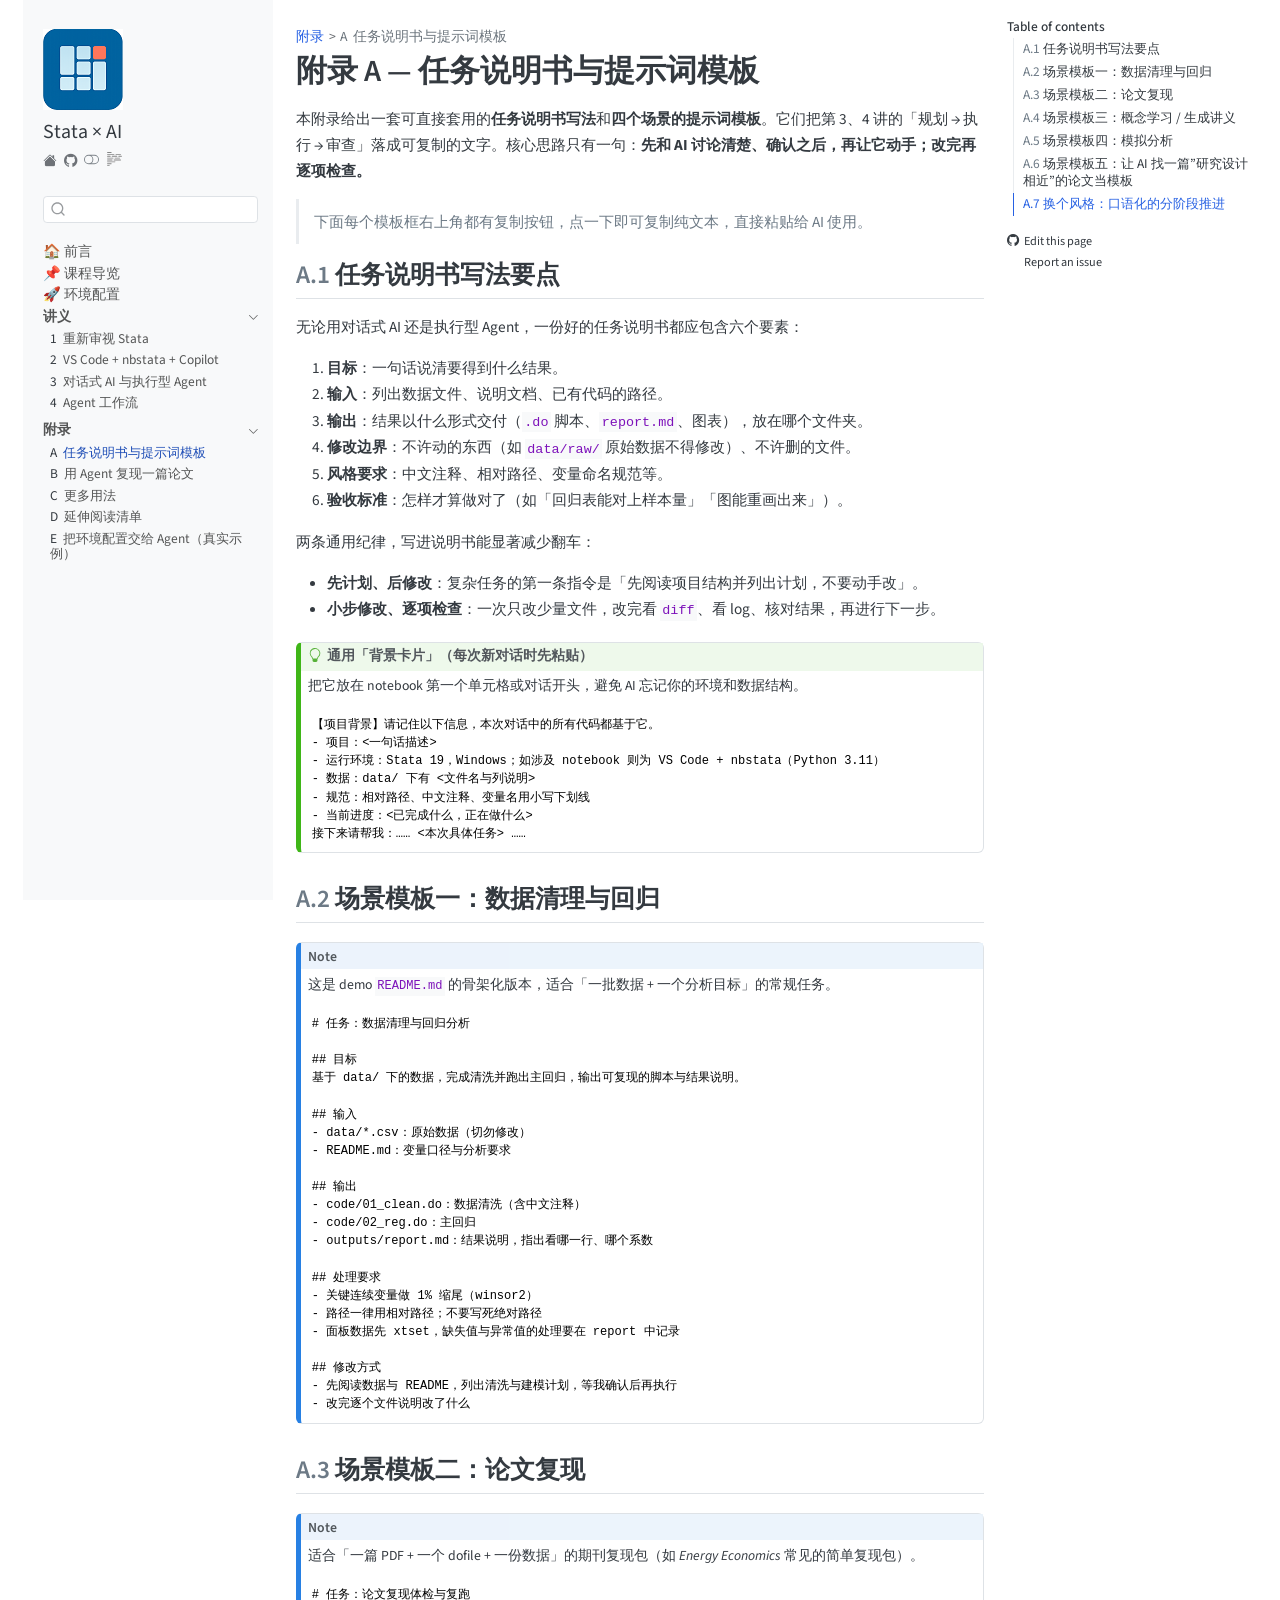
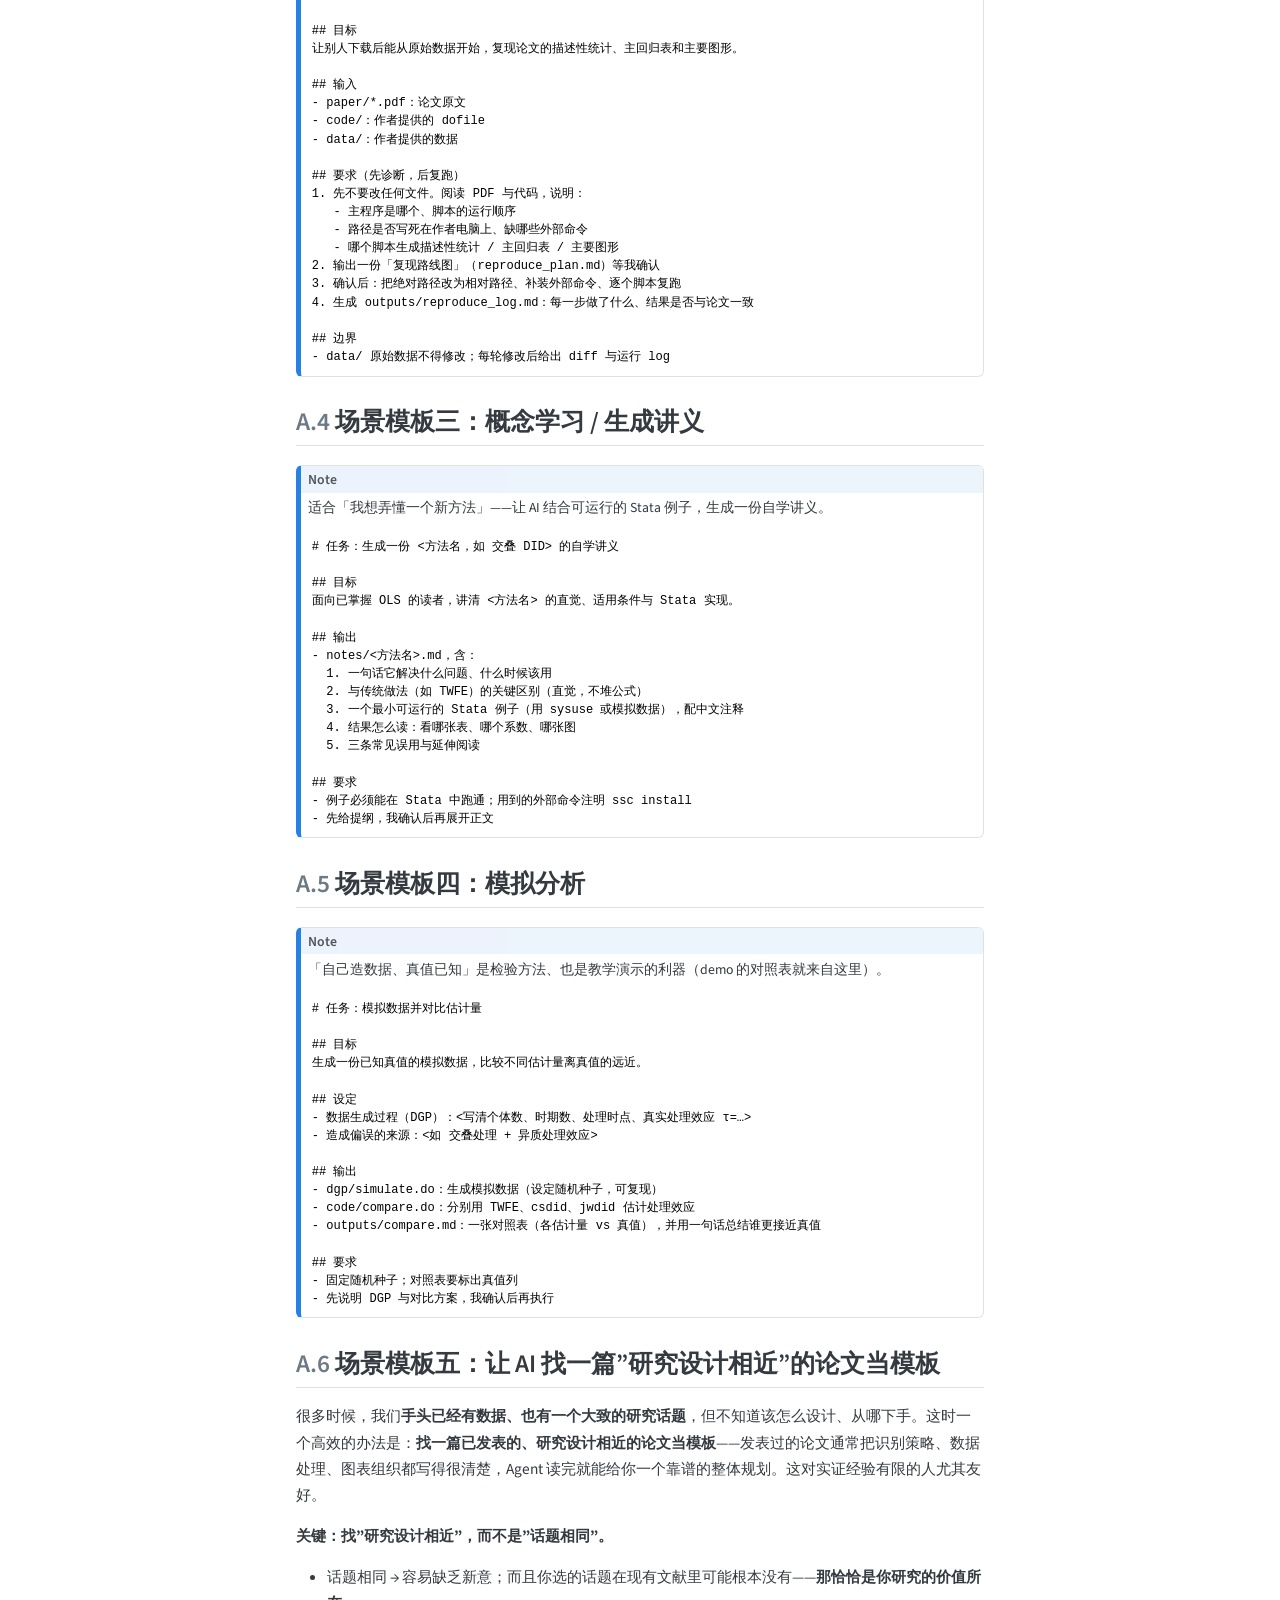
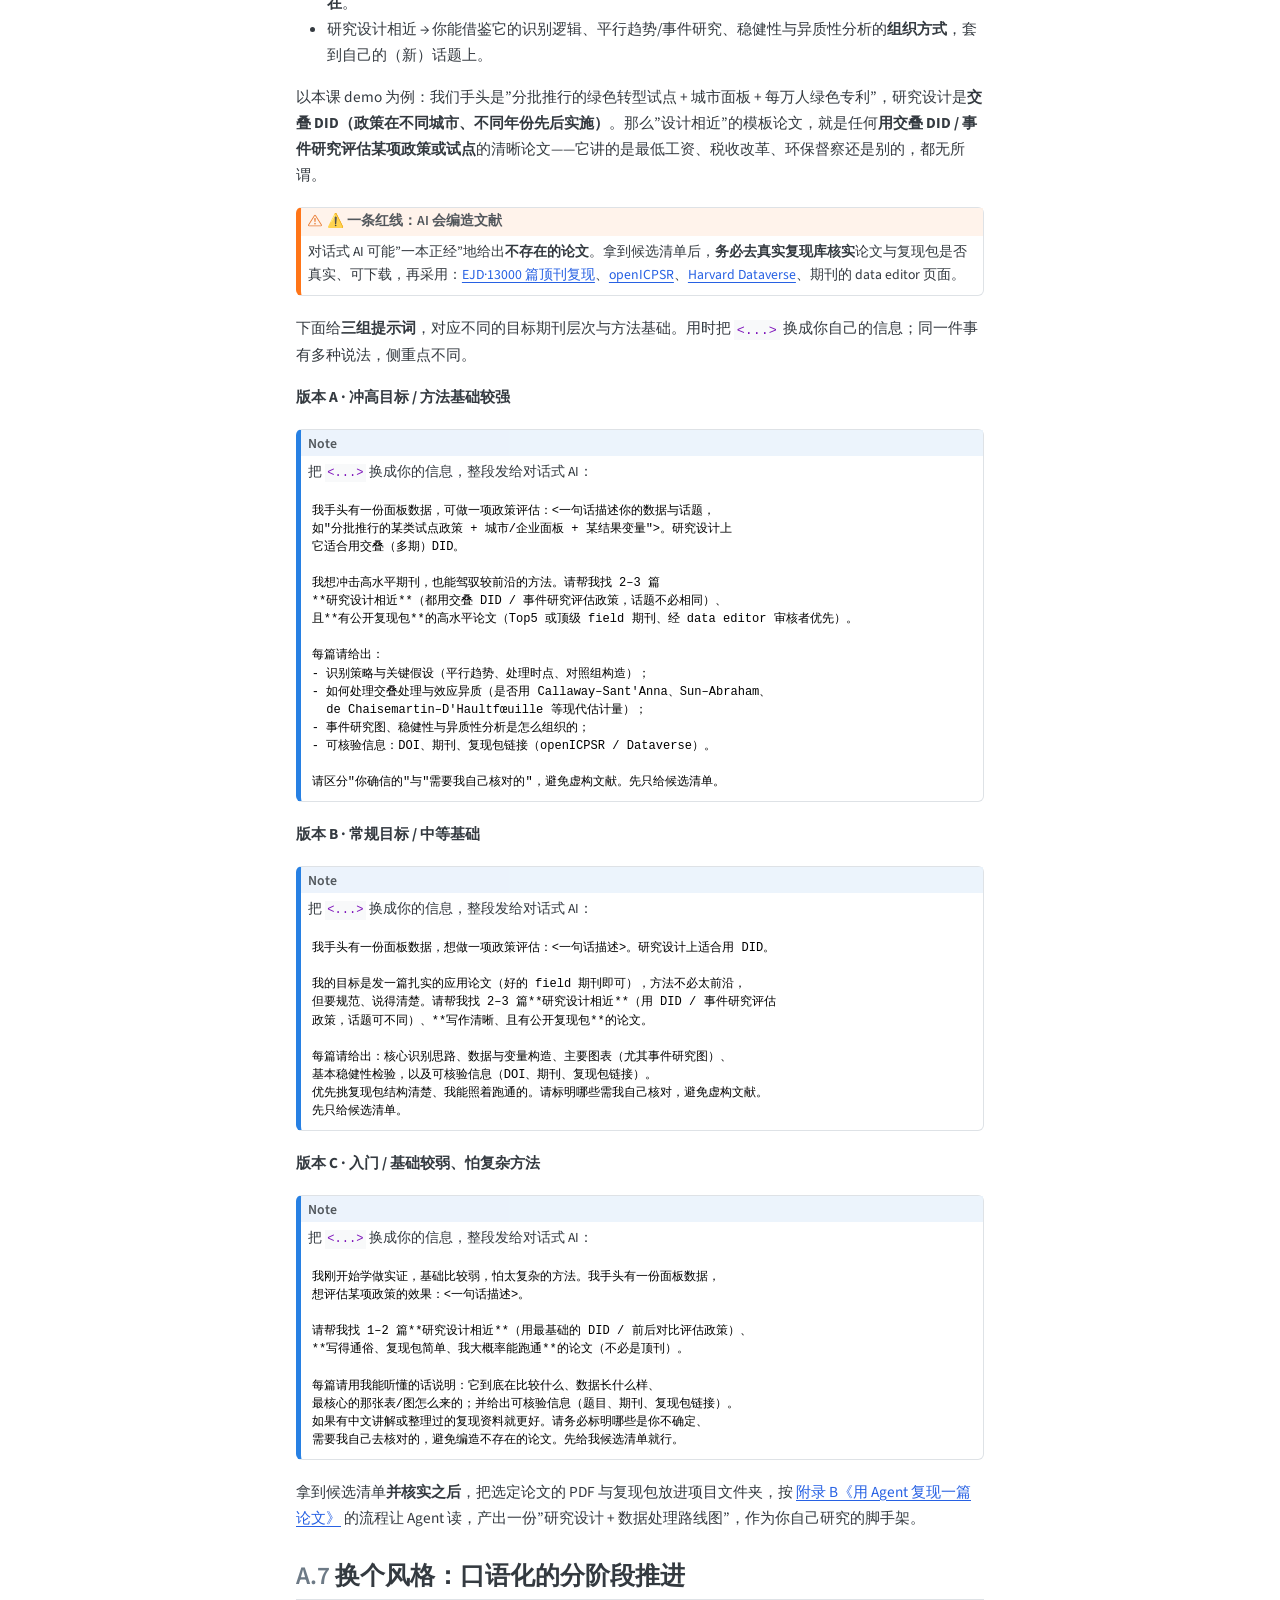
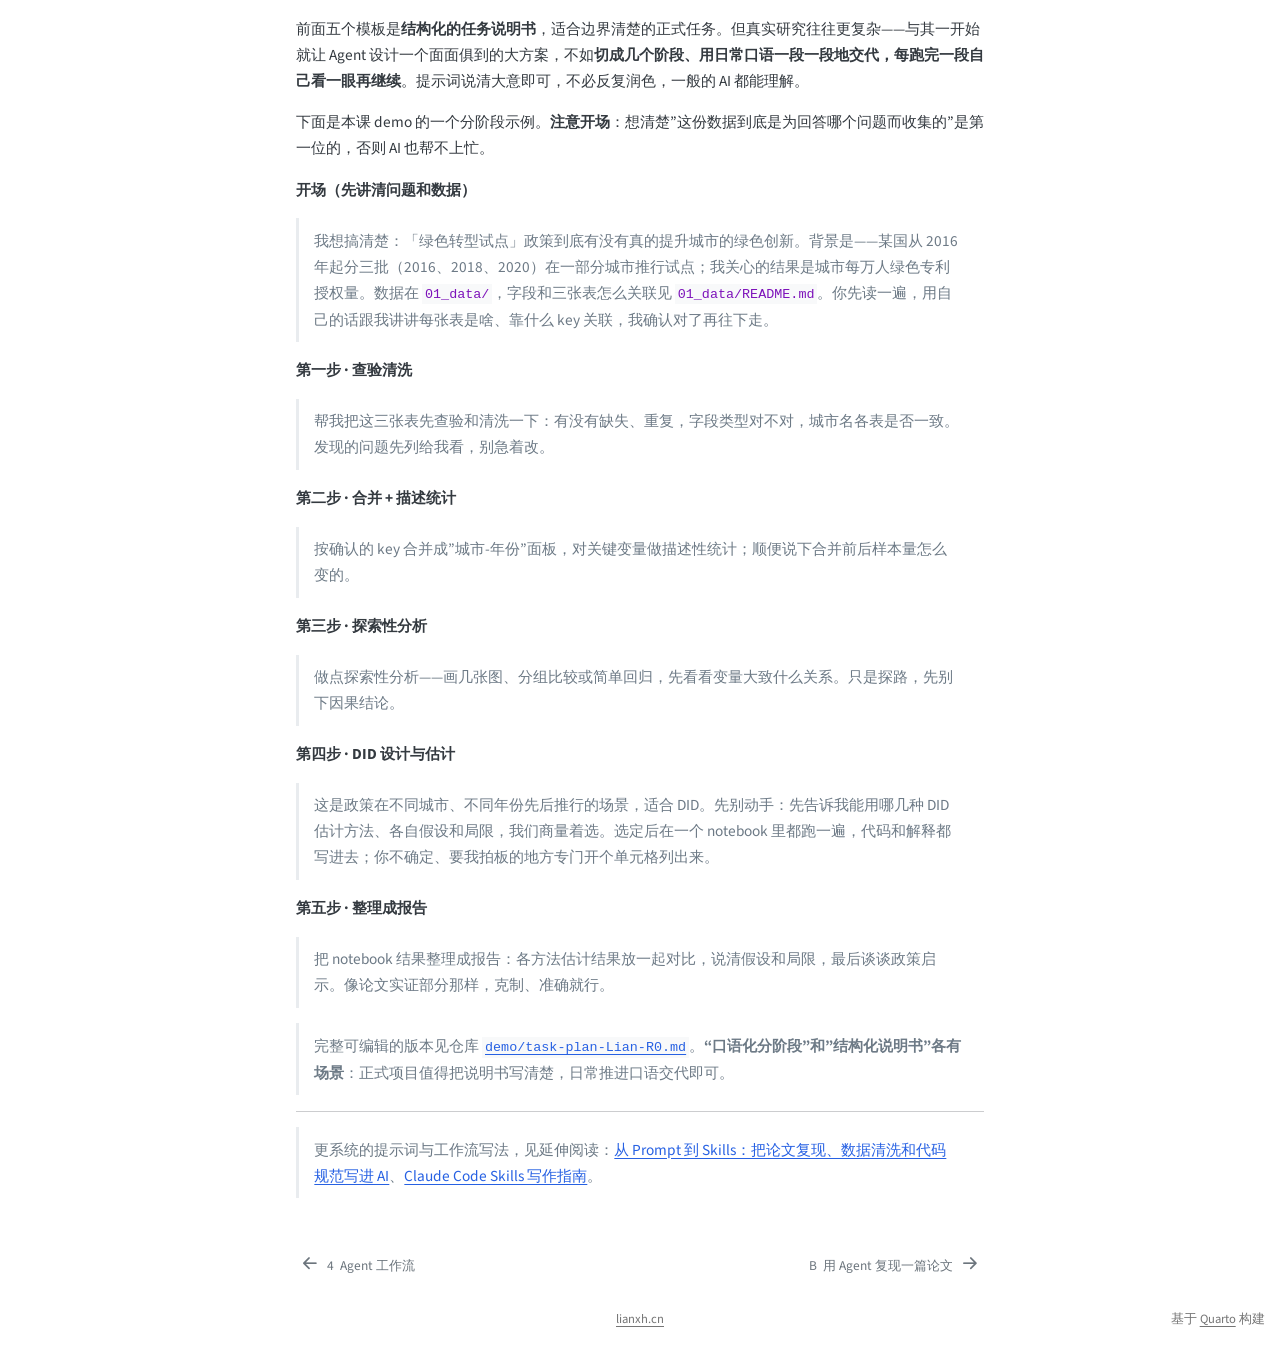
<file: docs/appendix/A_prompt_templates.html>
<!DOCTYPE html>
<html xmlns="http://www.w3.org/1999/xhtml" lang="en" xml:lang="en"><head>

<meta charset="utf-8">
<meta name="generator" content="quarto-1.6.39">

<meta name="viewport" content="width=device-width, initial-scale=1.0, user-scalable=yes">


<title>附录 A — 任务说明书与提示词模板 – Stata 简介与 AI 辅助实证</title>
<style>
code{white-space: pre-wrap;}
span.smallcaps{font-variant: small-caps;}
div.columns{display: flex; gap: min(4vw, 1.5em);}
div.column{flex: auto; overflow-x: auto;}
div.hanging-indent{margin-left: 1.5em; text-indent: -1.5em;}
ul.task-list{list-style: none;}
ul.task-list li input[type="checkbox"] {
  width: 0.8em;
  margin: 0 0.8em 0.2em -1em; /* quarto-specific, see https://github.com/quarto-dev/quarto-cli/issues/4556 */ 
  vertical-align: middle;
}
</style>


<script src="../site_libs/quarto-nav/quarto-nav.js"></script>
<script src="../site_libs/quarto-nav/headroom.min.js"></script>
<script src="../site_libs/clipboard/clipboard.min.js"></script>
<script src="../site_libs/quarto-search/autocomplete.umd.js"></script>
<script src="../site_libs/quarto-search/fuse.min.js"></script>
<script src="../site_libs/quarto-search/quarto-search.js"></script>
<meta name="quarto:offset" content="../">
<link href="../appendix/B_replication.html" rel="next">
<link href="../lectures/04_agent_workflow.html" rel="prev">
<link href="../images/book-logo.png" rel="icon" type="image/png">
<script src="../site_libs/quarto-html/quarto.js"></script>
<script src="../site_libs/quarto-html/popper.min.js"></script>
<script src="../site_libs/quarto-html/tippy.umd.min.js"></script>
<script src="../site_libs/quarto-html/anchor.min.js"></script>
<link href="../site_libs/quarto-html/tippy.css" rel="stylesheet">
<link href="../site_libs/quarto-html/quarto-syntax-highlighting-e8fb9d25728d58bfeac61b497e4a6629.css" rel="stylesheet" class="quarto-color-scheme" id="quarto-text-highlighting-styles">
<link href="../site_libs/quarto-html/quarto-syntax-highlighting-dark-57a92833092fd6dc0d7710b6bdfff9c5.css" rel="prefetch" class="quarto-color-scheme quarto-color-alternate" id="quarto-text-highlighting-styles">
<script src="../site_libs/bootstrap/bootstrap.min.js"></script>
<link href="../site_libs/bootstrap/bootstrap-icons.css" rel="stylesheet">
<link href="../site_libs/bootstrap/bootstrap-7ef202e96c563d31d9e5226e4d6cabf9.min.css" rel="stylesheet" append-hash="true" class="quarto-color-scheme" id="quarto-bootstrap" data-mode="light">
<link href="../site_libs/bootstrap/bootstrap-dark-490ba4e843cb1303a232ed0c676384f2.min.css" rel="prefetch" append-hash="true" class="quarto-color-scheme quarto-color-alternate" id="quarto-bootstrap" data-mode="dark">
<script id="quarto-search-options" type="application/json">{
  "location": "sidebar",
  "copy-button": false,
  "collapse-after": 3,
  "panel-placement": "start",
  "type": "textbox",
  "limit": 50,
  "keyboard-shortcut": [
    "f",
    "/",
    "s"
  ],
  "show-item-context": false,
  "language": {
    "search-no-results-text": "No results",
    "search-matching-documents-text": "matching documents",
    "search-copy-link-title": "Copy link to search",
    "search-hide-matches-text": "Hide additional matches",
    "search-more-match-text": "more match in this document",
    "search-more-matches-text": "more matches in this document",
    "search-clear-button-title": "Clear",
    "search-text-placeholder": "",
    "search-detached-cancel-button-title": "Cancel",
    "search-submit-button-title": "Submit",
    "search-label": "Search"
  }
}</script>


<link rel="stylesheet" href="../styles.css">
</head>

<body class="nav-sidebar floating">

<div id="quarto-search-results"></div>
  <header id="quarto-header" class="headroom fixed-top">
  <nav class="quarto-secondary-nav">
    <div class="container-fluid d-flex">
      <button type="button" class="quarto-btn-toggle btn" data-bs-toggle="collapse" role="button" data-bs-target=".quarto-sidebar-collapse-item" aria-controls="quarto-sidebar" aria-expanded="false" aria-label="Toggle sidebar navigation" onclick="if (window.quartoToggleHeadroom) { window.quartoToggleHeadroom(); }">
        <i class="bi bi-layout-text-sidebar-reverse"></i>
      </button>
        <nav class="quarto-page-breadcrumbs" aria-label="breadcrumb"><ol class="breadcrumb"><li class="breadcrumb-item"><a href="../appendix/A_prompt_templates.html">附录</a></li><li class="breadcrumb-item"><a href="../appendix/A_prompt_templates.html"><span class="chapter-number">A</span>&nbsp; <span class="chapter-title">任务说明书与提示词模板</span></a></li></ol></nav>
        <a class="flex-grow-1" role="navigation" data-bs-toggle="collapse" data-bs-target=".quarto-sidebar-collapse-item" aria-controls="quarto-sidebar" aria-expanded="false" aria-label="Toggle sidebar navigation" onclick="if (window.quartoToggleHeadroom) { window.quartoToggleHeadroom(); }">      
        </a>
      <button type="button" class="btn quarto-search-button" aria-label="Search" onclick="window.quartoOpenSearch();">
        <i class="bi bi-search"></i>
      </button>
    </div>
  </nav>
</header>
<!-- content -->
<div id="quarto-content" class="quarto-container page-columns page-rows-contents page-layout-article">
<!-- sidebar -->
  <nav id="quarto-sidebar" class="sidebar collapse collapse-horizontal quarto-sidebar-collapse-item sidebar-navigation floating overflow-auto">
    <div class="pt-lg-2 mt-2 text-left sidebar-header sidebar-header-stacked">
      <a href="https://lianxhcn.github.io/stata-ai/" class="sidebar-logo-link">
      <img src="../images/book-logo.png" alt="" class="sidebar-logo py-0 d-lg-inline d-none">
      </a>
    <div class="sidebar-title mb-0 py-0">
      <a href="../">Stata × AI</a> 
        <div class="sidebar-tools-main tools-wide">
    <a href="https://www.lianxh.cn" title="" class="quarto-navigation-tool px-1" aria-label=""><i class="bi bi-house-fill"></i></a>
    <a href="https://github.com/lianxhcn/stata-ai" title="Source Code" class="quarto-navigation-tool px-1" aria-label="Source Code"><i class="bi bi-github"></i></a>
  <a href="" class="quarto-color-scheme-toggle quarto-navigation-tool  px-1" onclick="window.quartoToggleColorScheme(); return false;" title="Toggle dark mode"><i class="bi"></i></a>
  <a href="" class="quarto-reader-toggle quarto-navigation-tool px-1" onclick="window.quartoToggleReader(); return false;" title="Toggle reader mode">
  <div class="quarto-reader-toggle-btn">
  <i class="bi"></i>
  </div>
</a>
</div>
    </div>
      </div>
        <div class="mt-2 flex-shrink-0 align-items-center">
        <div class="sidebar-search">
        <div id="quarto-search" class="" title="Search"></div>
        </div>
        </div>
    <div class="sidebar-menu-container"> 
    <ul class="list-unstyled mt-1">
        <li class="sidebar-item">
  <div class="sidebar-item-container"> 
  <a href="../index.html" class="sidebar-item-text sidebar-link">
 <span class="menu-text">🏠 前言</span></a>
  </div>
</li>
        <li class="sidebar-item">
  <div class="sidebar-item-container"> 
  <a href="../outline.html" class="sidebar-item-text sidebar-link">
 <span class="menu-text">📌 课程导览</span></a>
  </div>
</li>
        <li class="sidebar-item">
  <div class="sidebar-item-container"> 
  <a href="../settings.html" class="sidebar-item-text sidebar-link">
 <span class="menu-text">🚀 环境配置</span></a>
  </div>
</li>
        <li class="sidebar-item sidebar-item-section">
      <div class="sidebar-item-container"> 
            <a class="sidebar-item-text sidebar-link text-start" data-bs-toggle="collapse" data-bs-target="#quarto-sidebar-section-1" role="navigation" aria-expanded="true">
 <span class="menu-text"><strong>讲义</strong></span></a>
          <a class="sidebar-item-toggle text-start" data-bs-toggle="collapse" data-bs-target="#quarto-sidebar-section-1" role="navigation" aria-expanded="true" aria-label="Toggle section">
            <i class="bi bi-chevron-right ms-2"></i>
          </a> 
      </div>
      <ul id="quarto-sidebar-section-1" class="collapse list-unstyled sidebar-section depth1 show">  
          <li class="sidebar-item">
  <div class="sidebar-item-container"> 
  <a href="../lectures/01_stata_basics.html" class="sidebar-item-text sidebar-link">
 <span class="menu-text"><span class="chapter-number">1</span>&nbsp; <span class="chapter-title">重新审视 Stata</span></span></a>
  </div>
</li>
          <li class="sidebar-item">
  <div class="sidebar-item-container"> 
  <a href="../lectures/02_vscode_nbstata.html" class="sidebar-item-text sidebar-link">
 <span class="menu-text"><span class="chapter-number">2</span>&nbsp; <span class="chapter-title">VS Code + nbstata + Copilot</span></span></a>
  </div>
</li>
          <li class="sidebar-item">
  <div class="sidebar-item-container"> 
  <a href="../lectures/03_ai_vs_agent.html" class="sidebar-item-text sidebar-link">
 <span class="menu-text"><span class="chapter-number">3</span>&nbsp; <span class="chapter-title">对话式 AI 与执行型 Agent</span></span></a>
  </div>
</li>
          <li class="sidebar-item">
  <div class="sidebar-item-container"> 
  <a href="../lectures/04_agent_workflow.html" class="sidebar-item-text sidebar-link">
 <span class="menu-text"><span class="chapter-number">4</span>&nbsp; <span class="chapter-title">Agent 工作流</span></span></a>
  </div>
</li>
      </ul>
  </li>
        <li class="sidebar-item sidebar-item-section">
      <div class="sidebar-item-container"> 
            <a class="sidebar-item-text sidebar-link text-start" data-bs-toggle="collapse" data-bs-target="#quarto-sidebar-section-2" role="navigation" aria-expanded="true">
 <span class="menu-text">附录</span></a>
          <a class="sidebar-item-toggle text-start" data-bs-toggle="collapse" data-bs-target="#quarto-sidebar-section-2" role="navigation" aria-expanded="true" aria-label="Toggle section">
            <i class="bi bi-chevron-right ms-2"></i>
          </a> 
      </div>
      <ul id="quarto-sidebar-section-2" class="collapse list-unstyled sidebar-section depth1 show">  
          <li class="sidebar-item">
  <div class="sidebar-item-container"> 
  <a href="../appendix/A_prompt_templates.html" class="sidebar-item-text sidebar-link active">
 <span class="menu-text"><span class="chapter-number">A</span>&nbsp; <span class="chapter-title">任务说明书与提示词模板</span></span></a>
  </div>
</li>
          <li class="sidebar-item">
  <div class="sidebar-item-container"> 
  <a href="../appendix/B_replication.html" class="sidebar-item-text sidebar-link">
 <span class="menu-text"><span class="chapter-number">B</span>&nbsp; <span class="chapter-title">用 Agent 复现一篇论文</span></span></a>
  </div>
</li>
          <li class="sidebar-item">
  <div class="sidebar-item-container"> 
  <a href="../appendix/C_more_usage.html" class="sidebar-item-text sidebar-link">
 <span class="menu-text"><span class="chapter-number">C</span>&nbsp; <span class="chapter-title">更多用法</span></span></a>
  </div>
</li>
          <li class="sidebar-item">
  <div class="sidebar-item-container"> 
  <a href="../appendix/D_reading_list.html" class="sidebar-item-text sidebar-link">
 <span class="menu-text"><span class="chapter-number">D</span>&nbsp; <span class="chapter-title">延伸阅读清单</span></span></a>
  </div>
</li>
          <li class="sidebar-item">
  <div class="sidebar-item-container"> 
  <a href="../appendix/E_agent_env_setup.html" class="sidebar-item-text sidebar-link">
 <span class="menu-text"><span class="chapter-number">E</span>&nbsp; <span class="chapter-title">把环境配置交给 Agent（真实示例）</span></span></a>
  </div>
</li>
      </ul>
  </li>
    </ul>
    </div>
</nav>
<div id="quarto-sidebar-glass" class="quarto-sidebar-collapse-item" data-bs-toggle="collapse" data-bs-target=".quarto-sidebar-collapse-item"></div>
<!-- margin-sidebar -->
    <div id="quarto-margin-sidebar" class="sidebar margin-sidebar">
        <nav id="TOC" role="doc-toc" class="toc-active">
    <h2 id="toc-title">Table of contents</h2>
   
  <ul>
  <li><a href="#任务说明书写法要点" id="toc-任务说明书写法要点" class="nav-link active" data-scroll-target="#任务说明书写法要点"><span class="header-section-number">A.1</span> 任务说明书写法要点</a></li>
  <li><a href="#场景模板一数据清理与回归" id="toc-场景模板一数据清理与回归" class="nav-link" data-scroll-target="#场景模板一数据清理与回归"><span class="header-section-number">A.2</span> 场景模板一：数据清理与回归</a></li>
  <li><a href="#场景模板二论文复现" id="toc-场景模板二论文复现" class="nav-link" data-scroll-target="#场景模板二论文复现"><span class="header-section-number">A.3</span> 场景模板二：论文复现</a></li>
  <li><a href="#场景模板三概念学习-生成讲义" id="toc-场景模板三概念学习-生成讲义" class="nav-link" data-scroll-target="#场景模板三概念学习-生成讲义"><span class="header-section-number">A.4</span> 场景模板三：概念学习 / 生成讲义</a></li>
  <li><a href="#场景模板四模拟分析" id="toc-场景模板四模拟分析" class="nav-link" data-scroll-target="#场景模板四模拟分析"><span class="header-section-number">A.5</span> 场景模板四：模拟分析</a></li>
  <li><a href="#场景模板五让-ai-找一篇研究设计相近的论文当模板" id="toc-场景模板五让-ai-找一篇研究设计相近的论文当模板" class="nav-link" data-scroll-target="#场景模板五让-ai-找一篇研究设计相近的论文当模板"><span class="header-section-number">A.6</span> 场景模板五：让 AI 找一篇”研究设计相近”的论文当模板</a></li>
  <li><a href="#换个风格口语化的分阶段推进" id="toc-换个风格口语化的分阶段推进" class="nav-link" data-scroll-target="#换个风格口语化的分阶段推进"><span class="header-section-number">A.7</span> 换个风格：口语化的分阶段推进</a></li>
  </ul>
<div class="toc-actions"><ul><li><a href="https://github.com/lianxhcn/stata-ai/edit/main/appendix/A_prompt_templates.qmd" class="toc-action"><i class="bi bi-github"></i>Edit this page</a></li><li><a href="https://github.com/lianxhcn/stata-ai/issues/new" class="toc-action"><i class="bi empty"></i>Report an issue</a></li></ul></div></nav>
    </div>
<!-- main -->
<main class="content" id="quarto-document-content">

<header id="title-block-header" class="quarto-title-block default"><nav class="quarto-page-breadcrumbs quarto-title-breadcrumbs d-none d-lg-block" aria-label="breadcrumb"><ol class="breadcrumb"><li class="breadcrumb-item"><a href="../appendix/A_prompt_templates.html">附录</a></li><li class="breadcrumb-item"><a href="../appendix/A_prompt_templates.html"><span class="chapter-number">A</span>&nbsp; <span class="chapter-title">任务说明书与提示词模板</span></a></li></ol></nav>
<div class="quarto-title">
<h1 class="title">附录 A — 任务说明书与提示词模板</h1>
</div>



<div class="quarto-title-meta">

    
  
    
  </div>
  


</header>


<p>本附录给出一套可直接套用的<strong>任务说明书写法</strong>和<strong>四个场景的提示词模板</strong>。它们把第 3、4 讲的「规划 → 执行 → 审查」落成可复制的文字。核心思路只有一句：<strong>先和 AI 讨论清楚、确认之后，再让它动手；改完再逐项检查。</strong></p>
<blockquote class="blockquote">
<p>下面每个模板框右上角都有复制按钮，点一下即可复制纯文本，直接粘贴给 AI 使用。</p>
</blockquote>
<section id="任务说明书写法要点" class="level2" data-number="A.1">
<h2 data-number="A.1" class="anchored" data-anchor-id="任务说明书写法要点"><span class="header-section-number">A.1</span> 任务说明书写法要点</h2>
<p>无论用对话式 AI 还是执行型 Agent，一份好的任务说明书都应包含六个要素：</p>
<ol type="1">
<li><strong>目标</strong>：一句话说清要得到什么结果。</li>
<li><strong>输入</strong>：列出数据文件、说明文档、已有代码的路径。</li>
<li><strong>输出</strong>：结果以什么形式交付（<code>.do</code> 脚本、<code>report.md</code>、图表），放在哪个文件夹。</li>
<li><strong>修改边界</strong>：不许动的东西（如 <code>data/raw/</code> 原始数据不得修改）、不许删的文件。</li>
<li><strong>风格要求</strong>：中文注释、相对路径、变量命名规范等。</li>
<li><strong>验收标准</strong>：怎样才算做对了（如「回归表能对上样本量」「图能重画出来」）。</li>
</ol>
<p>两条通用纪律，写进说明书能显著减少翻车：</p>
<ul>
<li><strong>先计划、后修改</strong>：复杂任务的第一条指令是「先阅读项目结构并列出计划，不要动手改」。</li>
<li><strong>小步修改、逐项检查</strong>：一次只改少量文件，改完看 <code>diff</code>、看 log、核对结果，再进行下一步。</li>
</ul>
<div class="callout callout-style-default callout-tip callout-titled">
<div class="callout-header d-flex align-content-center">
<div class="callout-icon-container">
<i class="callout-icon"></i>
</div>
<div class="callout-title-container flex-fill">
通用「背景卡片」（每次新对话时先粘贴）
</div>
</div>
<div class="callout-body-container callout-body">
<p>把它放在 notebook 第一个单元格或对话开头，避免 AI 忘记你的环境和数据结构。</p>
<pre class="text"><code>【项目背景】请记住以下信息，本次对话中的所有代码都基于它。
- 项目：&lt;一句话描述&gt;
- 运行环境：Stata 19，Windows；如涉及 notebook 则为 VS Code + nbstata（Python 3.11）
- 数据：data/ 下有 &lt;文件名与列说明&gt;
- 规范：相对路径、中文注释、变量名用小写下划线
- 当前进度：&lt;已完成什么，正在做什么&gt;
接下来请帮我：…… &lt;本次具体任务&gt; ……</code></pre>
</div>
</div>
</section>
<section id="场景模板一数据清理与回归" class="level2" data-number="A.2">
<h2 data-number="A.2" class="anchored" data-anchor-id="场景模板一数据清理与回归"><span class="header-section-number">A.2</span> 场景模板一：数据清理与回归</h2>
<div class="callout callout-style-default callout-note no-icon callout-titled">
<div class="callout-header d-flex align-content-center">
<div class="callout-icon-container">
<i class="callout-icon no-icon"></i>
</div>
<div class="callout-title-container flex-fill">
Note
</div>
</div>
<div class="callout-body-container callout-body">
<p>这是 demo <code>README.md</code> 的骨架化版本，适合「一批数据 + 一个分析目标」的常规任务。</p>
<pre class="text"><code># 任务：数据清理与回归分析

## 目标
基于 data/ 下的数据，完成清洗并跑出主回归，输出可复现的脚本与结果说明。

## 输入
- data/*.csv：原始数据（切勿修改）
- README.md：变量口径与分析要求

## 输出
- code/01_clean.do：数据清洗（含中文注释）
- code/02_reg.do：主回归
- outputs/report.md：结果说明，指出看哪一行、哪个系数

## 处理要求
- 关键连续变量做 1% 缩尾（winsor2）
- 路径一律用相对路径；不要写死绝对路径
- 面板数据先 xtset，缺失值与异常值的处理要在 report 中记录

## 修改方式
- 先阅读数据与 README，列出清洗与建模计划，等我确认后再执行
- 改完逐个文件说明改了什么</code></pre>
</div>
</div>
</section>
<section id="场景模板二论文复现" class="level2" data-number="A.3">
<h2 data-number="A.3" class="anchored" data-anchor-id="场景模板二论文复现"><span class="header-section-number">A.3</span> 场景模板二：论文复现</h2>
<div class="callout callout-style-default callout-note no-icon callout-titled">
<div class="callout-header d-flex align-content-center">
<div class="callout-icon-container">
<i class="callout-icon no-icon"></i>
</div>
<div class="callout-title-container flex-fill">
Note
</div>
</div>
<div class="callout-body-container callout-body">
<p>适合「一篇 PDF + 一个 dofile + 一份数据」的期刊复现包（如 <em>Energy Economics</em> 常见的简单复现包）。</p>
<pre class="text"><code># 任务：论文复现体检与复跑

## 目标
让别人下载后能从原始数据开始，复现论文的描述性统计、主回归表和主要图形。

## 输入
- paper/*.pdf：论文原文
- code/：作者提供的 dofile
- data/：作者提供的数据

## 要求（先诊断，后复跑）
1. 先不要改任何文件。阅读 PDF 与代码，说明：
   - 主程序是哪个、脚本的运行顺序
   - 路径是否写死在作者电脑上、缺哪些外部命令
   - 哪个脚本生成描述性统计 / 主回归表 / 主要图形
2. 输出一份「复现路线图」（reproduce_plan.md）等我确认
3. 确认后：把绝对路径改为相对路径、补装外部命令、逐个脚本复跑
4. 生成 outputs/reproduce_log.md：每一步做了什么、结果是否与论文一致

## 边界
- data/ 原始数据不得修改；每轮修改后给出 diff 与运行 log</code></pre>
</div>
</div>
</section>
<section id="场景模板三概念学习-生成讲义" class="level2" data-number="A.4">
<h2 data-number="A.4" class="anchored" data-anchor-id="场景模板三概念学习-生成讲义"><span class="header-section-number">A.4</span> 场景模板三：概念学习 / 生成讲义</h2>
<div class="callout callout-style-default callout-note no-icon callout-titled">
<div class="callout-header d-flex align-content-center">
<div class="callout-icon-container">
<i class="callout-icon no-icon"></i>
</div>
<div class="callout-title-container flex-fill">
Note
</div>
</div>
<div class="callout-body-container callout-body">
<p>适合「我想弄懂一个新方法」——让 AI 结合可运行的 Stata 例子，生成一份自学讲义。</p>
<pre class="text"><code># 任务：生成一份 &lt;方法名，如 交叠 DID&gt; 的自学讲义

## 目标
面向已掌握 OLS 的读者，讲清 &lt;方法名&gt; 的直觉、适用条件与 Stata 实现。

## 输出
- notes/&lt;方法名&gt;.md，含：
  1. 一句话它解决什么问题、什么时候该用
  2. 与传统做法（如 TWFE）的关键区别（直觉，不堆公式）
  3. 一个最小可运行的 Stata 例子（用 sysuse 或模拟数据），配中文注释
  4. 结果怎么读：看哪张表、哪个系数、哪张图
  5. 三条常见误用与延伸阅读

## 要求
- 例子必须能在 Stata 中跑通；用到的外部命令注明 ssc install
- 先给提纲，我确认后再展开正文</code></pre>
</div>
</div>
</section>
<section id="场景模板四模拟分析" class="level2" data-number="A.5">
<h2 data-number="A.5" class="anchored" data-anchor-id="场景模板四模拟分析"><span class="header-section-number">A.5</span> 场景模板四：模拟分析</h2>
<div class="callout callout-style-default callout-note no-icon callout-titled">
<div class="callout-header d-flex align-content-center">
<div class="callout-icon-container">
<i class="callout-icon no-icon"></i>
</div>
<div class="callout-title-container flex-fill">
Note
</div>
</div>
<div class="callout-body-container callout-body">
<p>「自己造数据、真值已知」是检验方法、也是教学演示的利器（demo 的对照表就来自这里）。</p>
<pre class="text"><code># 任务：模拟数据并对比估计量

## 目标
生成一份已知真值的模拟数据，比较不同估计量离真值的远近。

## 设定
- 数据生成过程（DGP）：&lt;写清个体数、时期数、处理时点、真实处理效应 τ=…&gt;
- 造成偏误的来源：&lt;如 交叠处理 + 异质处理效应&gt;

## 输出
- dgp/simulate.do：生成模拟数据（设定随机种子，可复现）
- code/compare.do：分别用 TWFE、csdid、jwdid 估计处理效应
- outputs/compare.md：一张对照表（各估计量 vs 真值），并用一句话总结谁更接近真值

## 要求
- 固定随机种子；对照表要标出真值列
- 先说明 DGP 与对比方案，我确认后再执行</code></pre>
</div>
</div>
</section>
<section id="场景模板五让-ai-找一篇研究设计相近的论文当模板" class="level2" data-number="A.6">
<h2 data-number="A.6" class="anchored" data-anchor-id="场景模板五让-ai-找一篇研究设计相近的论文当模板"><span class="header-section-number">A.6</span> 场景模板五：让 AI 找一篇”研究设计相近”的论文当模板</h2>
<p>很多时候，我们<strong>手头已经有数据、也有一个大致的研究话题</strong>，但不知道该怎么设计、从哪下手。这时一个高效的办法是：<strong>找一篇已发表的、研究设计相近的论文当模板</strong>——发表过的论文通常把识别策略、数据处理、图表组织都写得很清楚，Agent 读完就能给你一个靠谱的整体规划。这对实证经验有限的人尤其友好。</p>
<p><strong>关键：找”研究设计相近”，而不是”话题相同”。</strong></p>
<ul>
<li>话题相同 → 容易缺乏新意；而且你选的话题在现有文献里可能根本没有——<strong>那恰恰是你研究的价值所在</strong>。</li>
<li>研究设计相近 → 你能借鉴它的识别逻辑、平行趋势/事件研究、稳健性与异质性分析的<strong>组织方式</strong>，套到自己的（新）话题上。</li>
</ul>
<p>以本课 demo 为例：我们手头是”分批推行的绿色转型试点 + 城市面板 + 每万人绿色专利”，研究设计是<strong>交叠 DID（政策在不同城市、不同年份先后实施）</strong>。那么”设计相近”的模板论文，就是任何<strong>用交叠 DID / 事件研究评估某项政策或试点</strong>的清晰论文——它讲的是最低工资、税收改革、环保督察还是别的，都无所谓。</p>
<div class="callout callout-style-default callout-warning callout-titled">
<div class="callout-header d-flex align-content-center">
<div class="callout-icon-container">
<i class="callout-icon"></i>
</div>
<div class="callout-title-container flex-fill">
⚠️ 一条红线：AI 会编造文献
</div>
</div>
<div class="callout-body-container callout-body">
<p>对话式 AI 可能”一本正经”地给出<strong>不存在的论文</strong>。拿到候选清单后，<strong>务必去真实复现库核实</strong>论文与复现包是否真实、可下载，再采用：<a href="https://www.lianxh.cn/details/1701.html">EJD·13000 篇顶刊复现</a>、<a href="https://www.openicpsr.org/">openICPSR</a>、<a href="https://dataverse.harvard.edu/">Harvard Dataverse</a>、期刊的 data editor 页面。</p>
</div>
</div>
<p>下面给<strong>三组提示词</strong>，对应不同的目标期刊层次与方法基础。用时把 <code>&lt;...&gt;</code> 换成你自己的信息；同一件事有多种说法，侧重点不同。</p>
<p><strong>版本 A · 冲高目标 / 方法基础较强</strong></p>
<div class="callout callout-style-default callout-note no-icon callout-titled">
<div class="callout-header d-flex align-content-center">
<div class="callout-icon-container">
<i class="callout-icon no-icon"></i>
</div>
<div class="callout-title-container flex-fill">
Note
</div>
</div>
<div class="callout-body-container callout-body">
<p>把 <code>&lt;...&gt;</code> 换成你的信息，整段发给对话式 AI：</p>
<pre class="text"><code>我手头有一份面板数据，可做一项政策评估：&lt;一句话描述你的数据与话题，
如"分批推行的某类试点政策 + 城市/企业面板 + 某结果变量"&gt;。研究设计上
它适合用交叠（多期）DID。

我想冲击高水平期刊，也能驾驭较前沿的方法。请帮我找 2–3 篇
**研究设计相近**（都用交叠 DID / 事件研究评估政策，话题不必相同）、
且**有公开复现包**的高水平论文（Top5 或顶级 field 期刊、经 data editor 审核者优先）。

每篇请给出：
- 识别策略与关键假设（平行趋势、处理时点、对照组构造）；
- 如何处理交叠处理与效应异质（是否用 Callaway–Sant'Anna、Sun–Abraham、
  de Chaisemartin–D'Haultfœuille 等现代估计量）；
- 事件研究图、稳健性与异质性分析是怎么组织的；
- 可核验信息：DOI、期刊、复现包链接（openICPSR / Dataverse）。

请区分"你确信的"与"需要我自己核对的"，避免虚构文献。先只给候选清单。</code></pre>
</div>
</div>
<p><strong>版本 B · 常规目标 / 中等基础</strong></p>
<div class="callout callout-style-default callout-note no-icon callout-titled">
<div class="callout-header d-flex align-content-center">
<div class="callout-icon-container">
<i class="callout-icon no-icon"></i>
</div>
<div class="callout-title-container flex-fill">
Note
</div>
</div>
<div class="callout-body-container callout-body">
<p>把 <code>&lt;...&gt;</code> 换成你的信息，整段发给对话式 AI：</p>
<pre class="text"><code>我手头有一份面板数据，想做一项政策评估：&lt;一句话描述&gt;。研究设计上适合用 DID。

我的目标是发一篇扎实的应用论文（好的 field 期刊即可），方法不必太前沿，
但要规范、说得清楚。请帮我找 2–3 篇**研究设计相近**（用 DID / 事件研究评估
政策，话题可不同）、**写作清晰、且有公开复现包**的论文。

每篇请给出：核心识别思路、数据与变量构造、主要图表（尤其事件研究图）、
基本稳健性检验，以及可核验信息（DOI、期刊、复现包链接）。
优先挑复现包结构清楚、我能照着跑通的。请标明哪些需我自己核对，避免虚构文献。
先只给候选清单。</code></pre>
</div>
</div>
<p><strong>版本 C · 入门 / 基础较弱、怕复杂方法</strong></p>
<div class="callout callout-style-default callout-note no-icon callout-titled">
<div class="callout-header d-flex align-content-center">
<div class="callout-icon-container">
<i class="callout-icon no-icon"></i>
</div>
<div class="callout-title-container flex-fill">
Note
</div>
</div>
<div class="callout-body-container callout-body">
<p>把 <code>&lt;...&gt;</code> 换成你的信息，整段发给对话式 AI：</p>
<pre class="text"><code>我刚开始学做实证，基础比较弱，怕太复杂的方法。我手头有一份面板数据，
想评估某项政策的效果：&lt;一句话描述&gt;。

请帮我找 1–2 篇**研究设计相近**（用最基础的 DID / 前后对比评估政策）、
**写得通俗、复现包简单、我大概率能跑通**的论文（不必是顶刊）。

每篇请用我能听懂的话说明：它到底在比较什么、数据长什么样、
最核心的那张表/图怎么来的；并给出可核验信息（题目、期刊、复现包链接）。
如果有中文讲解或整理过的复现资料就更好。请务必标明哪些是你不确定、
需要我自己去核对的，避免编造不存在的论文。先给我候选清单就行。</code></pre>
</div>
</div>
<p>拿到候选清单<strong>并核实之后</strong>，把选定论文的 PDF 与复现包放进项目文件夹，按 <a href="../appendix/B_replication.html">附录 B《用 Agent 复现一篇论文》</a> 的流程让 Agent 读，产出一份”研究设计 + 数据处理路线图”，作为你自己研究的脚手架。</p>
</section>
<section id="换个风格口语化的分阶段推进" class="level2" data-number="A.7">
<h2 data-number="A.7" class="anchored" data-anchor-id="换个风格口语化的分阶段推进"><span class="header-section-number">A.7</span> 换个风格：口语化的分阶段推进</h2>
<p>前面五个模板是<strong>结构化的任务说明书</strong>，适合边界清楚的正式任务。但真实研究往往更复杂——与其一开始就让 Agent 设计一个面面俱到的大方案，不如<strong>切成几个阶段、用日常口语一段一段地交代，每跑完一段自己看一眼再继续</strong>。提示词说清大意即可，不必反复润色，一般的 AI 都能理解。</p>
<p>下面是本课 demo 的一个分阶段示例。<strong>注意开场</strong>：想清楚”这份数据到底是为回答哪个问题而收集的”是第一位的，否则 AI 也帮不上忙。</p>
<p><strong>开场（先讲清问题和数据）</strong></p>
<blockquote class="blockquote">
<p>我想搞清楚：「绿色转型试点」政策到底有没有真的提升城市的绿色创新。背景是——某国从 2016 年起分三批（2016、2018、2020）在一部分城市推行试点；我关心的结果是城市每万人绿色专利授权量。数据在 <code>01_data/</code>，字段和三张表怎么关联见 <code>01_data/README.md</code>。你先读一遍，用自己的话跟我讲讲每张表是啥、靠什么 key 关联，我确认对了再往下走。</p>
</blockquote>
<p><strong>第一步 · 查验清洗</strong></p>
<blockquote class="blockquote">
<p>帮我把这三张表先查验和清洗一下：有没有缺失、重复，字段类型对不对，城市名各表是否一致。发现的问题先列给我看，别急着改。</p>
</blockquote>
<p><strong>第二步 · 合并 + 描述统计</strong></p>
<blockquote class="blockquote">
<p>按确认的 key 合并成”城市-年份”面板，对关键变量做描述性统计；顺便说下合并前后样本量怎么变的。</p>
</blockquote>
<p><strong>第三步 · 探索性分析</strong></p>
<blockquote class="blockquote">
<p>做点探索性分析——画几张图、分组比较或简单回归，先看看变量大致什么关系。只是探路，先别下因果结论。</p>
</blockquote>
<p><strong>第四步 · DID 设计与估计</strong></p>
<blockquote class="blockquote">
<p>这是政策在不同城市、不同年份先后推行的场景，适合 DID。先别动手：先告诉我能用哪几种 DID 估计方法、各自假设和局限，我们商量着选。选定后在一个 notebook 里都跑一遍，代码和解释都写进去；你不确定、要我拍板的地方专门开个单元格列出来。</p>
</blockquote>
<p><strong>第五步 · 整理成报告</strong></p>
<blockquote class="blockquote">
<p>把 notebook 结果整理成报告：各方法估计结果放一起对比，说清假设和局限，最后谈谈政策启示。像论文实证部分那样，克制、准确就行。</p>
</blockquote>
<blockquote class="blockquote">
<p>完整可编辑的版本见仓库 <a href="https://github.com/lianxhcn/stata-ai/blob/main/demo/task-plan-Lian-R0.md"><code>demo/task-plan-Lian-R0.md</code></a>。<strong>“口语化分阶段”和”结构化说明书”各有场景</strong>：正式项目值得把说明书写清楚，日常推进口语交代即可。</p>
</blockquote>
<hr>
<blockquote class="blockquote">
<p>更系统的提示词与工作流写法，见延伸阅读：<a href="https://www.lianxh.cn/details/1790.html">从 Prompt 到 Skills：把论文复现、数据清洗和代码规范写进 AI</a>、<a href="https://www.lianxh.cn/details/1791.html">Claude Code Skills 写作指南</a>。</p>
</blockquote>


</section>

</main> <!-- /main -->
<script id="quarto-html-after-body" type="application/javascript">
window.document.addEventListener("DOMContentLoaded", function (event) {
  const toggleBodyColorMode = (bsSheetEl) => {
    const mode = bsSheetEl.getAttribute("data-mode");
    const bodyEl = window.document.querySelector("body");
    if (mode === "dark") {
      bodyEl.classList.add("quarto-dark");
      bodyEl.classList.remove("quarto-light");
    } else {
      bodyEl.classList.add("quarto-light");
      bodyEl.classList.remove("quarto-dark");
    }
  }
  const toggleBodyColorPrimary = () => {
    const bsSheetEl = window.document.querySelector("link#quarto-bootstrap");
    if (bsSheetEl) {
      toggleBodyColorMode(bsSheetEl);
    }
  }
  toggleBodyColorPrimary();  
  const disableStylesheet = (stylesheets) => {
    for (let i=0; i < stylesheets.length; i++) {
      const stylesheet = stylesheets[i];
      stylesheet.rel = 'prefetch';
    }
  }
  const enableStylesheet = (stylesheets) => {
    for (let i=0; i < stylesheets.length; i++) {
      const stylesheet = stylesheets[i];
      stylesheet.rel = 'stylesheet';
    }
  }
  const manageTransitions = (selector, allowTransitions) => {
    const els = window.document.querySelectorAll(selector);
    for (let i=0; i < els.length; i++) {
      const el = els[i];
      if (allowTransitions) {
        el.classList.remove('notransition');
      } else {
        el.classList.add('notransition');
      }
    }
  }
  const toggleGiscusIfUsed = (isAlternate, darkModeDefault) => {
    const baseTheme = document.querySelector('#giscus-base-theme')?.value ?? 'light';
    const alternateTheme = document.querySelector('#giscus-alt-theme')?.value ?? 'dark';
    let newTheme = '';
    if(darkModeDefault) {
      newTheme = isAlternate ? baseTheme : alternateTheme;
    } else {
      newTheme = isAlternate ? alternateTheme : baseTheme;
    }
    const changeGiscusTheme = () => {
      // From: https://github.com/giscus/giscus/issues/336
      const sendMessage = (message) => {
        const iframe = document.querySelector('iframe.giscus-frame');
        if (!iframe) return;
        iframe.contentWindow.postMessage({ giscus: message }, 'https://giscus.app');
      }
      sendMessage({
        setConfig: {
          theme: newTheme
        }
      });
    }
    const isGiscussLoaded = window.document.querySelector('iframe.giscus-frame') !== null;
    if (isGiscussLoaded) {
      changeGiscusTheme();
    }
  }
  const toggleColorMode = (alternate) => {
    // Switch the stylesheets
    const alternateStylesheets = window.document.querySelectorAll('link.quarto-color-scheme.quarto-color-alternate');
    manageTransitions('#quarto-margin-sidebar .nav-link', false);
    if (alternate) {
      enableStylesheet(alternateStylesheets);
      for (const sheetNode of alternateStylesheets) {
        if (sheetNode.id === "quarto-bootstrap") {
          toggleBodyColorMode(sheetNode);
        }
      }
    } else {
      disableStylesheet(alternateStylesheets);
      toggleBodyColorPrimary();
    }
    manageTransitions('#quarto-margin-sidebar .nav-link', true);
    // Switch the toggles
    const toggles = window.document.querySelectorAll('.quarto-color-scheme-toggle');
    for (let i=0; i < toggles.length; i++) {
      const toggle = toggles[i];
      if (toggle) {
        if (alternate) {
          toggle.classList.add("alternate");     
        } else {
          toggle.classList.remove("alternate");
        }
      }
    }
    // Hack to workaround the fact that safari doesn't
    // properly recolor the scrollbar when toggling (#1455)
    if (navigator.userAgent.indexOf('Safari') > 0 && navigator.userAgent.indexOf('Chrome') == -1) {
      manageTransitions("body", false);
      window.scrollTo(0, 1);
      setTimeout(() => {
        window.scrollTo(0, 0);
        manageTransitions("body", true);
      }, 40);  
    }
  }
  const isFileUrl = () => { 
    return window.location.protocol === 'file:';
  }
  const hasAlternateSentinel = () => {  
    let styleSentinel = getColorSchemeSentinel();
    if (styleSentinel !== null) {
      return styleSentinel === "alternate";
    } else {
      return false;
    }
  }
  const setStyleSentinel = (alternate) => {
    const value = alternate ? "alternate" : "default";
    if (!isFileUrl()) {
      window.localStorage.setItem("quarto-color-scheme", value);
    } else {
      localAlternateSentinel = value;
    }
  }
  const getColorSchemeSentinel = () => {
    if (!isFileUrl()) {
      const storageValue = window.localStorage.getItem("quarto-color-scheme");
      return storageValue != null ? storageValue : localAlternateSentinel;
    } else {
      return localAlternateSentinel;
    }
  }
  const darkModeDefault = false;
  let localAlternateSentinel = darkModeDefault ? 'alternate' : 'default';
  // Dark / light mode switch
  window.quartoToggleColorScheme = () => {
    // Read the current dark / light value 
    let toAlternate = !hasAlternateSentinel();
    toggleColorMode(toAlternate);
    setStyleSentinel(toAlternate);
    toggleGiscusIfUsed(toAlternate, darkModeDefault);
  };
  // Ensure there is a toggle, if there isn't float one in the top right
  if (window.document.querySelector('.quarto-color-scheme-toggle') === null) {
    const a = window.document.createElement('a');
    a.classList.add('top-right');
    a.classList.add('quarto-color-scheme-toggle');
    a.href = "";
    a.onclick = function() { try { window.quartoToggleColorScheme(); } catch {} return false; };
    const i = window.document.createElement("i");
    i.classList.add('bi');
    a.appendChild(i);
    window.document.body.appendChild(a);
  }
  // Switch to dark mode if need be
  if (hasAlternateSentinel()) {
    toggleColorMode(true);
  } else {
    toggleColorMode(false);
  }
  const icon = "";
  const anchorJS = new window.AnchorJS();
  anchorJS.options = {
    placement: 'right',
    icon: icon
  };
  anchorJS.add('.anchored');
  const isCodeAnnotation = (el) => {
    for (const clz of el.classList) {
      if (clz.startsWith('code-annotation-')) {                     
        return true;
      }
    }
    return false;
  }
  const onCopySuccess = function(e) {
    // button target
    const button = e.trigger;
    // don't keep focus
    button.blur();
    // flash "checked"
    button.classList.add('code-copy-button-checked');
    var currentTitle = button.getAttribute("title");
    button.setAttribute("title", "Copied!");
    let tooltip;
    if (window.bootstrap) {
      button.setAttribute("data-bs-toggle", "tooltip");
      button.setAttribute("data-bs-placement", "left");
      button.setAttribute("data-bs-title", "Copied!");
      tooltip = new bootstrap.Tooltip(button, 
        { trigger: "manual", 
          customClass: "code-copy-button-tooltip",
          offset: [0, -8]});
      tooltip.show();    
    }
    setTimeout(function() {
      if (tooltip) {
        tooltip.hide();
        button.removeAttribute("data-bs-title");
        button.removeAttribute("data-bs-toggle");
        button.removeAttribute("data-bs-placement");
      }
      button.setAttribute("title", currentTitle);
      button.classList.remove('code-copy-button-checked');
    }, 1000);
    // clear code selection
    e.clearSelection();
  }
  const getTextToCopy = function(trigger) {
      const codeEl = trigger.previousElementSibling.cloneNode(true);
      for (const childEl of codeEl.children) {
        if (isCodeAnnotation(childEl)) {
          childEl.remove();
        }
      }
      return codeEl.innerText;
  }
  const clipboard = new window.ClipboardJS('.code-copy-button:not([data-in-quarto-modal])', {
    text: getTextToCopy
  });
  clipboard.on('success', onCopySuccess);
  if (window.document.getElementById('quarto-embedded-source-code-modal')) {
    const clipboardModal = new window.ClipboardJS('.code-copy-button[data-in-quarto-modal]', {
      text: getTextToCopy,
      container: window.document.getElementById('quarto-embedded-source-code-modal')
    });
    clipboardModal.on('success', onCopySuccess);
  }
    var localhostRegex = new RegExp(/^(?:http|https):\/\/localhost\:?[0-9]*\//);
    var mailtoRegex = new RegExp(/^mailto:/);
      var filterRegex = new RegExp("https:\/\/lianxhcn\.github\.io\/stata-ai\/");
    var isInternal = (href) => {
        return filterRegex.test(href) || localhostRegex.test(href) || mailtoRegex.test(href);
    }
    // Inspect non-navigation links and adorn them if external
 	var links = window.document.querySelectorAll('a[href]:not(.nav-link):not(.navbar-brand):not(.toc-action):not(.sidebar-link):not(.sidebar-item-toggle):not(.pagination-link):not(.no-external):not([aria-hidden]):not(.dropdown-item):not(.quarto-navigation-tool):not(.about-link)');
    for (var i=0; i<links.length; i++) {
      const link = links[i];
      if (!isInternal(link.href)) {
        // undo the damage that might have been done by quarto-nav.js in the case of
        // links that we want to consider external
        if (link.dataset.originalHref !== undefined) {
          link.href = link.dataset.originalHref;
        }
          // target, if specified
          link.setAttribute("target", "_blank");
          if (link.getAttribute("rel") === null) {
            link.setAttribute("rel", "noopener");
          }
      }
    }
  function tippyHover(el, contentFn, onTriggerFn, onUntriggerFn) {
    const config = {
      allowHTML: true,
      maxWidth: 500,
      delay: 100,
      arrow: false,
      appendTo: function(el) {
          return el.parentElement;
      },
      interactive: true,
      interactiveBorder: 10,
      theme: 'quarto',
      placement: 'bottom-start',
    };
    if (contentFn) {
      config.content = contentFn;
    }
    if (onTriggerFn) {
      config.onTrigger = onTriggerFn;
    }
    if (onUntriggerFn) {
      config.onUntrigger = onUntriggerFn;
    }
    window.tippy(el, config); 
  }
  const noterefs = window.document.querySelectorAll('a[role="doc-noteref"]');
  for (var i=0; i<noterefs.length; i++) {
    const ref = noterefs[i];
    tippyHover(ref, function() {
      // use id or data attribute instead here
      let href = ref.getAttribute('data-footnote-href') || ref.getAttribute('href');
      try { href = new URL(href).hash; } catch {}
      const id = href.replace(/^#\/?/, "");
      const note = window.document.getElementById(id);
      if (note) {
        return note.innerHTML;
      } else {
        return "";
      }
    });
  }
  const xrefs = window.document.querySelectorAll('a.quarto-xref');
  const processXRef = (id, note) => {
    // Strip column container classes
    const stripColumnClz = (el) => {
      el.classList.remove("page-full", "page-columns");
      if (el.children) {
        for (const child of el.children) {
          stripColumnClz(child);
        }
      }
    }
    stripColumnClz(note)
    if (id === null || id.startsWith('sec-')) {
      // Special case sections, only their first couple elements
      const container = document.createElement("div");
      if (note.children && note.children.length > 2) {
        container.appendChild(note.children[0].cloneNode(true));
        for (let i = 1; i < note.children.length; i++) {
          const child = note.children[i];
          if (child.tagName === "P" && child.innerText === "") {
            continue;
          } else {
            container.appendChild(child.cloneNode(true));
            break;
          }
        }
        if (window.Quarto?.typesetMath) {
          window.Quarto.typesetMath(container);
        }
        return container.innerHTML
      } else {
        if (window.Quarto?.typesetMath) {
          window.Quarto.typesetMath(note);
        }
        return note.innerHTML;
      }
    } else {
      // Remove any anchor links if they are present
      const anchorLink = note.querySelector('a.anchorjs-link');
      if (anchorLink) {
        anchorLink.remove();
      }
      if (window.Quarto?.typesetMath) {
        window.Quarto.typesetMath(note);
      }
      if (note.classList.contains("callout")) {
        return note.outerHTML;
      } else {
        return note.innerHTML;
      }
    }
  }
  for (var i=0; i<xrefs.length; i++) {
    const xref = xrefs[i];
    tippyHover(xref, undefined, function(instance) {
      instance.disable();
      let url = xref.getAttribute('href');
      let hash = undefined; 
      if (url.startsWith('#')) {
        hash = url;
      } else {
        try { hash = new URL(url).hash; } catch {}
      }
      if (hash) {
        const id = hash.replace(/^#\/?/, "");
        const note = window.document.getElementById(id);
        if (note !== null) {
          try {
            const html = processXRef(id, note.cloneNode(true));
            instance.setContent(html);
          } finally {
            instance.enable();
            instance.show();
          }
        } else {
          // See if we can fetch this
          fetch(url.split('#')[0])
          .then(res => res.text())
          .then(html => {
            const parser = new DOMParser();
            const htmlDoc = parser.parseFromString(html, "text/html");
            const note = htmlDoc.getElementById(id);
            if (note !== null) {
              const html = processXRef(id, note);
              instance.setContent(html);
            } 
          }).finally(() => {
            instance.enable();
            instance.show();
          });
        }
      } else {
        // See if we can fetch a full url (with no hash to target)
        // This is a special case and we should probably do some content thinning / targeting
        fetch(url)
        .then(res => res.text())
        .then(html => {
          const parser = new DOMParser();
          const htmlDoc = parser.parseFromString(html, "text/html");
          const note = htmlDoc.querySelector('main.content');
          if (note !== null) {
            // This should only happen for chapter cross references
            // (since there is no id in the URL)
            // remove the first header
            if (note.children.length > 0 && note.children[0].tagName === "HEADER") {
              note.children[0].remove();
            }
            const html = processXRef(null, note);
            instance.setContent(html);
          } 
        }).finally(() => {
          instance.enable();
          instance.show();
        });
      }
    }, function(instance) {
    });
  }
      let selectedAnnoteEl;
      const selectorForAnnotation = ( cell, annotation) => {
        let cellAttr = 'data-code-cell="' + cell + '"';
        let lineAttr = 'data-code-annotation="' +  annotation + '"';
        const selector = 'span[' + cellAttr + '][' + lineAttr + ']';
        return selector;
      }
      const selectCodeLines = (annoteEl) => {
        const doc = window.document;
        const targetCell = annoteEl.getAttribute("data-target-cell");
        const targetAnnotation = annoteEl.getAttribute("data-target-annotation");
        const annoteSpan = window.document.querySelector(selectorForAnnotation(targetCell, targetAnnotation));
        const lines = annoteSpan.getAttribute("data-code-lines").split(",");
        const lineIds = lines.map((line) => {
          return targetCell + "-" + line;
        })
        let top = null;
        let height = null;
        let parent = null;
        if (lineIds.length > 0) {
            //compute the position of the single el (top and bottom and make a div)
            const el = window.document.getElementById(lineIds[0]);
            top = el.offsetTop;
            height = el.offsetHeight;
            parent = el.parentElement.parentElement;
          if (lineIds.length > 1) {
            const lastEl = window.document.getElementById(lineIds[lineIds.length - 1]);
            const bottom = lastEl.offsetTop + lastEl.offsetHeight;
            height = bottom - top;
          }
          if (top !== null && height !== null && parent !== null) {
            // cook up a div (if necessary) and position it 
            let div = window.document.getElementById("code-annotation-line-highlight");
            if (div === null) {
              div = window.document.createElement("div");
              div.setAttribute("id", "code-annotation-line-highlight");
              div.style.position = 'absolute';
              parent.appendChild(div);
            }
            div.style.top = top - 2 + "px";
            div.style.height = height + 4 + "px";
            div.style.left = 0;
            let gutterDiv = window.document.getElementById("code-annotation-line-highlight-gutter");
            if (gutterDiv === null) {
              gutterDiv = window.document.createElement("div");
              gutterDiv.setAttribute("id", "code-annotation-line-highlight-gutter");
              gutterDiv.style.position = 'absolute';
              const codeCell = window.document.getElementById(targetCell);
              const gutter = codeCell.querySelector('.code-annotation-gutter');
              gutter.appendChild(gutterDiv);
            }
            gutterDiv.style.top = top - 2 + "px";
            gutterDiv.style.height = height + 4 + "px";
          }
          selectedAnnoteEl = annoteEl;
        }
      };
      const unselectCodeLines = () => {
        const elementsIds = ["code-annotation-line-highlight", "code-annotation-line-highlight-gutter"];
        elementsIds.forEach((elId) => {
          const div = window.document.getElementById(elId);
          if (div) {
            div.remove();
          }
        });
        selectedAnnoteEl = undefined;
      };
        // Handle positioning of the toggle
    window.addEventListener(
      "resize",
      throttle(() => {
        elRect = undefined;
        if (selectedAnnoteEl) {
          selectCodeLines(selectedAnnoteEl);
        }
      }, 10)
    );
    function throttle(fn, ms) {
    let throttle = false;
    let timer;
      return (...args) => {
        if(!throttle) { // first call gets through
            fn.apply(this, args);
            throttle = true;
        } else { // all the others get throttled
            if(timer) clearTimeout(timer); // cancel #2
            timer = setTimeout(() => {
              fn.apply(this, args);
              timer = throttle = false;
            }, ms);
        }
      };
    }
      // Attach click handler to the DT
      const annoteDls = window.document.querySelectorAll('dt[data-target-cell]');
      for (const annoteDlNode of annoteDls) {
        annoteDlNode.addEventListener('click', (event) => {
          const clickedEl = event.target;
          if (clickedEl !== selectedAnnoteEl) {
            unselectCodeLines();
            const activeEl = window.document.querySelector('dt[data-target-cell].code-annotation-active');
            if (activeEl) {
              activeEl.classList.remove('code-annotation-active');
            }
            selectCodeLines(clickedEl);
            clickedEl.classList.add('code-annotation-active');
          } else {
            // Unselect the line
            unselectCodeLines();
            clickedEl.classList.remove('code-annotation-active');
          }
        });
      }
  const findCites = (el) => {
    const parentEl = el.parentElement;
    if (parentEl) {
      const cites = parentEl.dataset.cites;
      if (cites) {
        return {
          el,
          cites: cites.split(' ')
        };
      } else {
        return findCites(el.parentElement)
      }
    } else {
      return undefined;
    }
  };
  var bibliorefs = window.document.querySelectorAll('a[role="doc-biblioref"]');
  for (var i=0; i<bibliorefs.length; i++) {
    const ref = bibliorefs[i];
    const citeInfo = findCites(ref);
    if (citeInfo) {
      tippyHover(citeInfo.el, function() {
        var popup = window.document.createElement('div');
        citeInfo.cites.forEach(function(cite) {
          var citeDiv = window.document.createElement('div');
          citeDiv.classList.add('hanging-indent');
          citeDiv.classList.add('csl-entry');
          var biblioDiv = window.document.getElementById('ref-' + cite);
          if (biblioDiv) {
            citeDiv.innerHTML = biblioDiv.innerHTML;
          }
          popup.appendChild(citeDiv);
        });
        return popup.innerHTML;
      });
    }
  }
});
</script>
<nav class="page-navigation">
  <div class="nav-page nav-page-previous">
      <a href="../lectures/04_agent_workflow.html" class="pagination-link" aria-label="Agent 工作流">
        <i class="bi bi-arrow-left-short"></i> <span class="nav-page-text"><span class="chapter-number">4</span>&nbsp; <span class="chapter-title">Agent 工作流</span></span>
      </a>          
  </div>
  <div class="nav-page nav-page-next">
      <a href="../appendix/B_replication.html" class="pagination-link" aria-label="用 Agent 复现一篇论文">
        <span class="nav-page-text"><span class="chapter-number">B</span>&nbsp; <span class="chapter-title">用 Agent 复现一篇论文</span></span> <i class="bi bi-arrow-right-short"></i>
      </a>
  </div>
</nav>
</div> <!-- /content -->
<footer class="footer">
  <div class="nav-footer">
    <div class="nav-footer-left">
      &nbsp;
    </div>   
    <div class="nav-footer-center">
<p><a href="https://www.lianxh.cn">lianxh.cn</a></p>
<div class="toc-actions d-sm-block d-md-none"><ul><li><a href="https://github.com/lianxhcn/stata-ai/edit/main/appendix/A_prompt_templates.qmd" class="toc-action"><i class="bi bi-github"></i>Edit this page</a></li><li><a href="https://github.com/lianxhcn/stata-ai/issues/new" class="toc-action"><i class="bi empty"></i>Report an issue</a></li></ul></div></div>
    <div class="nav-footer-right">
<p>基于 <a href="https://quarto.org/">Quarto</a> 构建</p>
</div>
  </div>
</footer>




</body></html>
</file>
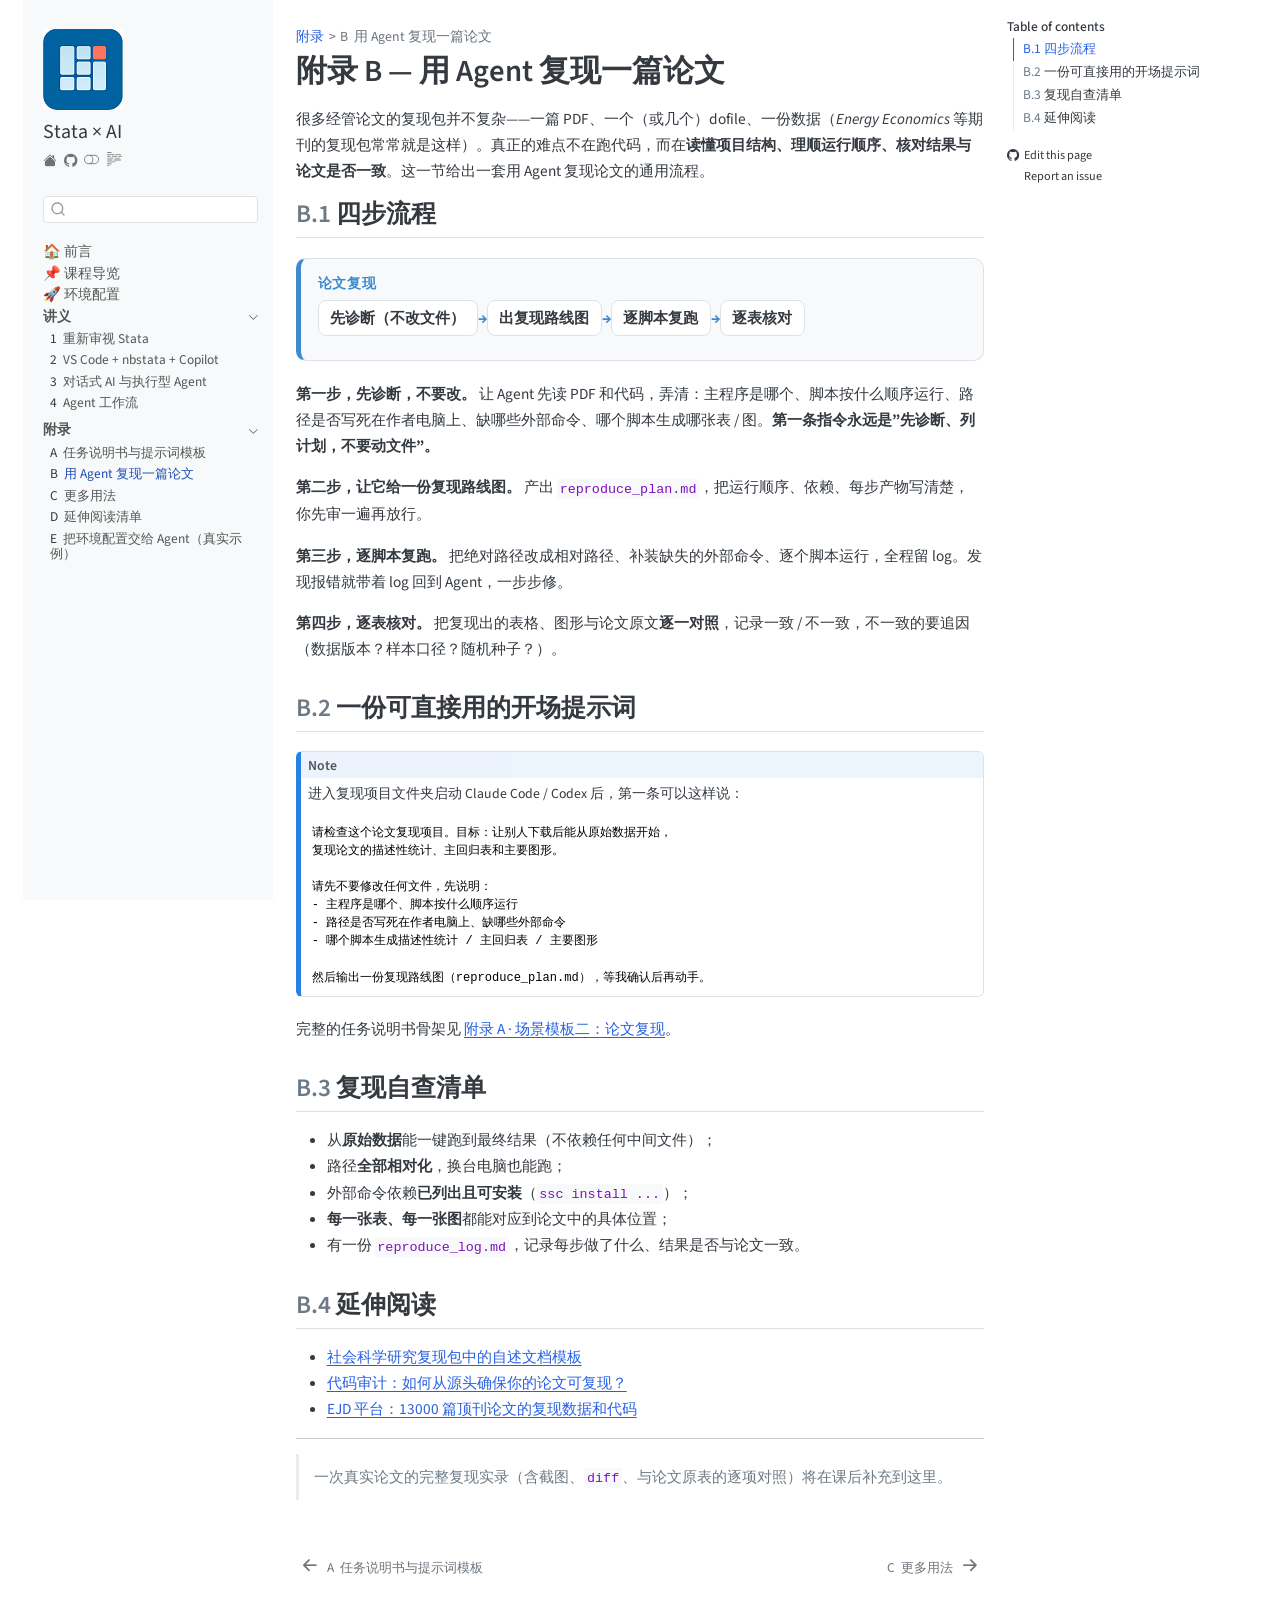
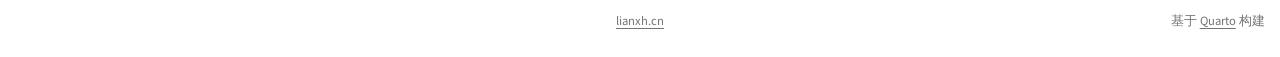
<file: docs/appendix/B_replication.html>
<!DOCTYPE html>
<html xmlns="http://www.w3.org/1999/xhtml" lang="en" xml:lang="en"><head>

<meta charset="utf-8">
<meta name="generator" content="quarto-1.6.39">

<meta name="viewport" content="width=device-width, initial-scale=1.0, user-scalable=yes">


<title>附录 B — 用 Agent 复现一篇论文 – Stata 简介与 AI 辅助实证</title>
<style>
code{white-space: pre-wrap;}
span.smallcaps{font-variant: small-caps;}
div.columns{display: flex; gap: min(4vw, 1.5em);}
div.column{flex: auto; overflow-x: auto;}
div.hanging-indent{margin-left: 1.5em; text-indent: -1.5em;}
ul.task-list{list-style: none;}
ul.task-list li input[type="checkbox"] {
  width: 0.8em;
  margin: 0 0.8em 0.2em -1em; /* quarto-specific, see https://github.com/quarto-dev/quarto-cli/issues/4556 */ 
  vertical-align: middle;
}
</style>


<script src="../site_libs/quarto-nav/quarto-nav.js"></script>
<script src="../site_libs/quarto-nav/headroom.min.js"></script>
<script src="../site_libs/clipboard/clipboard.min.js"></script>
<script src="../site_libs/quarto-search/autocomplete.umd.js"></script>
<script src="../site_libs/quarto-search/fuse.min.js"></script>
<script src="../site_libs/quarto-search/quarto-search.js"></script>
<meta name="quarto:offset" content="../">
<link href="../appendix/C_more_usage.html" rel="next">
<link href="../appendix/A_prompt_templates.html" rel="prev">
<link href="../images/book-logo.png" rel="icon" type="image/png">
<script src="../site_libs/quarto-html/quarto.js"></script>
<script src="../site_libs/quarto-html/popper.min.js"></script>
<script src="../site_libs/quarto-html/tippy.umd.min.js"></script>
<script src="../site_libs/quarto-html/anchor.min.js"></script>
<link href="../site_libs/quarto-html/tippy.css" rel="stylesheet">
<link href="../site_libs/quarto-html/quarto-syntax-highlighting-e8fb9d25728d58bfeac61b497e4a6629.css" rel="stylesheet" class="quarto-color-scheme" id="quarto-text-highlighting-styles">
<link href="../site_libs/quarto-html/quarto-syntax-highlighting-dark-57a92833092fd6dc0d7710b6bdfff9c5.css" rel="prefetch" class="quarto-color-scheme quarto-color-alternate" id="quarto-text-highlighting-styles">
<script src="../site_libs/bootstrap/bootstrap.min.js"></script>
<link href="../site_libs/bootstrap/bootstrap-icons.css" rel="stylesheet">
<link href="../site_libs/bootstrap/bootstrap-7ef202e96c563d31d9e5226e4d6cabf9.min.css" rel="stylesheet" append-hash="true" class="quarto-color-scheme" id="quarto-bootstrap" data-mode="light">
<link href="../site_libs/bootstrap/bootstrap-dark-490ba4e843cb1303a232ed0c676384f2.min.css" rel="prefetch" append-hash="true" class="quarto-color-scheme quarto-color-alternate" id="quarto-bootstrap" data-mode="dark">
<script id="quarto-search-options" type="application/json">{
  "location": "sidebar",
  "copy-button": false,
  "collapse-after": 3,
  "panel-placement": "start",
  "type": "textbox",
  "limit": 50,
  "keyboard-shortcut": [
    "f",
    "/",
    "s"
  ],
  "show-item-context": false,
  "language": {
    "search-no-results-text": "No results",
    "search-matching-documents-text": "matching documents",
    "search-copy-link-title": "Copy link to search",
    "search-hide-matches-text": "Hide additional matches",
    "search-more-match-text": "more match in this document",
    "search-more-matches-text": "more matches in this document",
    "search-clear-button-title": "Clear",
    "search-text-placeholder": "",
    "search-detached-cancel-button-title": "Cancel",
    "search-submit-button-title": "Submit",
    "search-label": "Search"
  }
}</script>


<link rel="stylesheet" href="../styles.css">
</head>

<body class="nav-sidebar floating">

<div id="quarto-search-results"></div>
  <header id="quarto-header" class="headroom fixed-top">
  <nav class="quarto-secondary-nav">
    <div class="container-fluid d-flex">
      <button type="button" class="quarto-btn-toggle btn" data-bs-toggle="collapse" role="button" data-bs-target=".quarto-sidebar-collapse-item" aria-controls="quarto-sidebar" aria-expanded="false" aria-label="Toggle sidebar navigation" onclick="if (window.quartoToggleHeadroom) { window.quartoToggleHeadroom(); }">
        <i class="bi bi-layout-text-sidebar-reverse"></i>
      </button>
        <nav class="quarto-page-breadcrumbs" aria-label="breadcrumb"><ol class="breadcrumb"><li class="breadcrumb-item"><a href="../appendix/A_prompt_templates.html">附录</a></li><li class="breadcrumb-item"><a href="../appendix/B_replication.html"><span class="chapter-number">B</span>&nbsp; <span class="chapter-title">用 Agent 复现一篇论文</span></a></li></ol></nav>
        <a class="flex-grow-1" role="navigation" data-bs-toggle="collapse" data-bs-target=".quarto-sidebar-collapse-item" aria-controls="quarto-sidebar" aria-expanded="false" aria-label="Toggle sidebar navigation" onclick="if (window.quartoToggleHeadroom) { window.quartoToggleHeadroom(); }">      
        </a>
      <button type="button" class="btn quarto-search-button" aria-label="Search" onclick="window.quartoOpenSearch();">
        <i class="bi bi-search"></i>
      </button>
    </div>
  </nav>
</header>
<!-- content -->
<div id="quarto-content" class="quarto-container page-columns page-rows-contents page-layout-article">
<!-- sidebar -->
  <nav id="quarto-sidebar" class="sidebar collapse collapse-horizontal quarto-sidebar-collapse-item sidebar-navigation floating overflow-auto">
    <div class="pt-lg-2 mt-2 text-left sidebar-header sidebar-header-stacked">
      <a href="https://lianxhcn.github.io/stata-ai/" class="sidebar-logo-link">
      <img src="../images/book-logo.png" alt="" class="sidebar-logo py-0 d-lg-inline d-none">
      </a>
    <div class="sidebar-title mb-0 py-0">
      <a href="../">Stata × AI</a> 
        <div class="sidebar-tools-main tools-wide">
    <a href="https://www.lianxh.cn" title="" class="quarto-navigation-tool px-1" aria-label=""><i class="bi bi-house-fill"></i></a>
    <a href="https://github.com/lianxhcn/stata-ai" title="Source Code" class="quarto-navigation-tool px-1" aria-label="Source Code"><i class="bi bi-github"></i></a>
  <a href="" class="quarto-color-scheme-toggle quarto-navigation-tool  px-1" onclick="window.quartoToggleColorScheme(); return false;" title="Toggle dark mode"><i class="bi"></i></a>
  <a href="" class="quarto-reader-toggle quarto-navigation-tool px-1" onclick="window.quartoToggleReader(); return false;" title="Toggle reader mode">
  <div class="quarto-reader-toggle-btn">
  <i class="bi"></i>
  </div>
</a>
</div>
    </div>
      </div>
        <div class="mt-2 flex-shrink-0 align-items-center">
        <div class="sidebar-search">
        <div id="quarto-search" class="" title="Search"></div>
        </div>
        </div>
    <div class="sidebar-menu-container"> 
    <ul class="list-unstyled mt-1">
        <li class="sidebar-item">
  <div class="sidebar-item-container"> 
  <a href="../index.html" class="sidebar-item-text sidebar-link">
 <span class="menu-text">🏠 前言</span></a>
  </div>
</li>
        <li class="sidebar-item">
  <div class="sidebar-item-container"> 
  <a href="../outline.html" class="sidebar-item-text sidebar-link">
 <span class="menu-text">📌 课程导览</span></a>
  </div>
</li>
        <li class="sidebar-item">
  <div class="sidebar-item-container"> 
  <a href="../settings.html" class="sidebar-item-text sidebar-link">
 <span class="menu-text">🚀 环境配置</span></a>
  </div>
</li>
        <li class="sidebar-item sidebar-item-section">
      <div class="sidebar-item-container"> 
            <a class="sidebar-item-text sidebar-link text-start" data-bs-toggle="collapse" data-bs-target="#quarto-sidebar-section-1" role="navigation" aria-expanded="true">
 <span class="menu-text"><strong>讲义</strong></span></a>
          <a class="sidebar-item-toggle text-start" data-bs-toggle="collapse" data-bs-target="#quarto-sidebar-section-1" role="navigation" aria-expanded="true" aria-label="Toggle section">
            <i class="bi bi-chevron-right ms-2"></i>
          </a> 
      </div>
      <ul id="quarto-sidebar-section-1" class="collapse list-unstyled sidebar-section depth1 show">  
          <li class="sidebar-item">
  <div class="sidebar-item-container"> 
  <a href="../lectures/01_stata_basics.html" class="sidebar-item-text sidebar-link">
 <span class="menu-text"><span class="chapter-number">1</span>&nbsp; <span class="chapter-title">重新审视 Stata</span></span></a>
  </div>
</li>
          <li class="sidebar-item">
  <div class="sidebar-item-container"> 
  <a href="../lectures/02_vscode_nbstata.html" class="sidebar-item-text sidebar-link">
 <span class="menu-text"><span class="chapter-number">2</span>&nbsp; <span class="chapter-title">VS Code + nbstata + Copilot</span></span></a>
  </div>
</li>
          <li class="sidebar-item">
  <div class="sidebar-item-container"> 
  <a href="../lectures/03_ai_vs_agent.html" class="sidebar-item-text sidebar-link">
 <span class="menu-text"><span class="chapter-number">3</span>&nbsp; <span class="chapter-title">对话式 AI 与执行型 Agent</span></span></a>
  </div>
</li>
          <li class="sidebar-item">
  <div class="sidebar-item-container"> 
  <a href="../lectures/04_agent_workflow.html" class="sidebar-item-text sidebar-link">
 <span class="menu-text"><span class="chapter-number">4</span>&nbsp; <span class="chapter-title">Agent 工作流</span></span></a>
  </div>
</li>
      </ul>
  </li>
        <li class="sidebar-item sidebar-item-section">
      <div class="sidebar-item-container"> 
            <a class="sidebar-item-text sidebar-link text-start" data-bs-toggle="collapse" data-bs-target="#quarto-sidebar-section-2" role="navigation" aria-expanded="true">
 <span class="menu-text">附录</span></a>
          <a class="sidebar-item-toggle text-start" data-bs-toggle="collapse" data-bs-target="#quarto-sidebar-section-2" role="navigation" aria-expanded="true" aria-label="Toggle section">
            <i class="bi bi-chevron-right ms-2"></i>
          </a> 
      </div>
      <ul id="quarto-sidebar-section-2" class="collapse list-unstyled sidebar-section depth1 show">  
          <li class="sidebar-item">
  <div class="sidebar-item-container"> 
  <a href="../appendix/A_prompt_templates.html" class="sidebar-item-text sidebar-link">
 <span class="menu-text"><span class="chapter-number">A</span>&nbsp; <span class="chapter-title">任务说明书与提示词模板</span></span></a>
  </div>
</li>
          <li class="sidebar-item">
  <div class="sidebar-item-container"> 
  <a href="../appendix/B_replication.html" class="sidebar-item-text sidebar-link active">
 <span class="menu-text"><span class="chapter-number">B</span>&nbsp; <span class="chapter-title">用 Agent 复现一篇论文</span></span></a>
  </div>
</li>
          <li class="sidebar-item">
  <div class="sidebar-item-container"> 
  <a href="../appendix/C_more_usage.html" class="sidebar-item-text sidebar-link">
 <span class="menu-text"><span class="chapter-number">C</span>&nbsp; <span class="chapter-title">更多用法</span></span></a>
  </div>
</li>
          <li class="sidebar-item">
  <div class="sidebar-item-container"> 
  <a href="../appendix/D_reading_list.html" class="sidebar-item-text sidebar-link">
 <span class="menu-text"><span class="chapter-number">D</span>&nbsp; <span class="chapter-title">延伸阅读清单</span></span></a>
  </div>
</li>
          <li class="sidebar-item">
  <div class="sidebar-item-container"> 
  <a href="../appendix/E_agent_env_setup.html" class="sidebar-item-text sidebar-link">
 <span class="menu-text"><span class="chapter-number">E</span>&nbsp; <span class="chapter-title">把环境配置交给 Agent（真实示例）</span></span></a>
  </div>
</li>
      </ul>
  </li>
    </ul>
    </div>
</nav>
<div id="quarto-sidebar-glass" class="quarto-sidebar-collapse-item" data-bs-toggle="collapse" data-bs-target=".quarto-sidebar-collapse-item"></div>
<!-- margin-sidebar -->
    <div id="quarto-margin-sidebar" class="sidebar margin-sidebar">
        <nav id="TOC" role="doc-toc" class="toc-active">
    <h2 id="toc-title">Table of contents</h2>
   
  <ul>
  <li><a href="#四步流程" id="toc-四步流程" class="nav-link active" data-scroll-target="#四步流程"><span class="header-section-number">B.1</span> 四步流程</a></li>
  <li><a href="#一份可直接用的开场提示词" id="toc-一份可直接用的开场提示词" class="nav-link" data-scroll-target="#一份可直接用的开场提示词"><span class="header-section-number">B.2</span> 一份可直接用的开场提示词</a></li>
  <li><a href="#复现自查清单" id="toc-复现自查清单" class="nav-link" data-scroll-target="#复现自查清单"><span class="header-section-number">B.3</span> 复现自查清单</a></li>
  <li><a href="#延伸阅读" id="toc-延伸阅读" class="nav-link" data-scroll-target="#延伸阅读"><span class="header-section-number">B.4</span> 延伸阅读</a></li>
  </ul>
<div class="toc-actions"><ul><li><a href="https://github.com/lianxhcn/stata-ai/edit/main/appendix/B_replication.qmd" class="toc-action"><i class="bi bi-github"></i>Edit this page</a></li><li><a href="https://github.com/lianxhcn/stata-ai/issues/new" class="toc-action"><i class="bi empty"></i>Report an issue</a></li></ul></div></nav>
    </div>
<!-- main -->
<main class="content" id="quarto-document-content">

<header id="title-block-header" class="quarto-title-block default"><nav class="quarto-page-breadcrumbs quarto-title-breadcrumbs d-none d-lg-block" aria-label="breadcrumb"><ol class="breadcrumb"><li class="breadcrumb-item"><a href="../appendix/A_prompt_templates.html">附录</a></li><li class="breadcrumb-item"><a href="../appendix/B_replication.html"><span class="chapter-number">B</span>&nbsp; <span class="chapter-title">用 Agent 复现一篇论文</span></a></li></ol></nav>
<div class="quarto-title">
<h1 class="title">附录 B — 用 Agent 复现一篇论文</h1>
</div>



<div class="quarto-title-meta">

    
  
    
  </div>
  


</header>


<p>很多经管论文的复现包并不复杂——一篇 PDF、一个（或几个）dofile、一份数据（<em>Energy Economics</em> 等期刊的复现包常常就是这样）。真正的难点不在跑代码，而在<strong>读懂项目结构、理顺运行顺序、核对结果与论文是否一致</strong>。这一节给出一套用 Agent 复现论文的通用流程。</p>
<section id="四步流程" class="level2" data-number="B.1">
<h2 data-number="B.1" class="anchored" data-anchor-id="四步流程"><span class="header-section-number">B.1</span> 四步流程</h2>
<div class="flow-box">
<span class="flow-title">论文复现</span>
<div class="flow-steps">
<p><span class="step">先诊断（不改文件）</span><span class="arrow">→</span><span class="step">出复现路线图</span><span class="arrow">→</span><span class="step">逐脚本复跑</span><span class="arrow">→</span><span class="step">逐表核对</span></p>
</div>
</div>
<p><strong>第一步，先诊断，不要改。</strong> 让 Agent 先读 PDF 和代码，弄清：主程序是哪个、脚本按什么顺序运行、路径是否写死在作者电脑上、缺哪些外部命令、哪个脚本生成哪张表 / 图。<strong>第一条指令永远是”先诊断、列计划，不要动文件”。</strong></p>
<p><strong>第二步，让它给一份复现路线图。</strong> 产出 <code>reproduce_plan.md</code>，把运行顺序、依赖、每步产物写清楚，你先审一遍再放行。</p>
<p><strong>第三步，逐脚本复跑。</strong> 把绝对路径改成相对路径、补装缺失的外部命令、逐个脚本运行，全程留 log。发现报错就带着 log 回到 Agent，一步步修。</p>
<p><strong>第四步，逐表核对。</strong> 把复现出的表格、图形与论文原文<strong>逐一对照</strong>，记录一致 / 不一致，不一致的要追因（数据版本？样本口径？随机种子？）。</p>
</section>
<section id="一份可直接用的开场提示词" class="level2" data-number="B.2">
<h2 data-number="B.2" class="anchored" data-anchor-id="一份可直接用的开场提示词"><span class="header-section-number">B.2</span> 一份可直接用的开场提示词</h2>
<div class="callout callout-style-default callout-note no-icon callout-titled">
<div class="callout-header d-flex align-content-center">
<div class="callout-icon-container">
<i class="callout-icon no-icon"></i>
</div>
<div class="callout-title-container flex-fill">
Note
</div>
</div>
<div class="callout-body-container callout-body">
<p>进入复现项目文件夹启动 Claude Code / Codex 后，第一条可以这样说：</p>
<pre class="text"><code>请检查这个论文复现项目。目标：让别人下载后能从原始数据开始，
复现论文的描述性统计、主回归表和主要图形。

请先不要修改任何文件，先说明：
- 主程序是哪个、脚本按什么顺序运行
- 路径是否写死在作者电脑上、缺哪些外部命令
- 哪个脚本生成描述性统计 / 主回归表 / 主要图形

然后输出一份复现路线图（reproduce_plan.md），等我确认后再动手。</code></pre>
</div>
</div>
<p>完整的任务说明书骨架见 <a href="../appendix/A_prompt_templates.html">附录 A · 场景模板二：论文复现</a>。</p>
</section>
<section id="复现自查清单" class="level2" data-number="B.3">
<h2 data-number="B.3" class="anchored" data-anchor-id="复现自查清单"><span class="header-section-number">B.3</span> 复现自查清单</h2>
<ul>
<li>从<strong>原始数据</strong>能一键跑到最终结果（不依赖任何中间文件）；</li>
<li>路径<strong>全部相对化</strong>，换台电脑也能跑；</li>
<li>外部命令依赖<strong>已列出且可安装</strong>（<code>ssc install ...</code>）；</li>
<li><strong>每一张表、每一张图</strong>都能对应到论文中的具体位置；</li>
<li>有一份 <code>reproduce_log.md</code>，记录每步做了什么、结果是否与论文一致。</li>
</ul>
</section>
<section id="延伸阅读" class="level2" data-number="B.4">
<h2 data-number="B.4" class="anchored" data-anchor-id="延伸阅读"><span class="header-section-number">B.4</span> 延伸阅读</h2>
<ul>
<li><a href="https://www.lianxh.cn/details/1451.html">社会科学研究复现包中的自述文档模板</a></li>
<li><a href="https://www.lianxh.cn/details/1739.html">代码审计：如何从源头确保你的论文可复现？</a></li>
<li><a href="https://www.lianxh.cn/details/1701.html">EJD 平台：13000 篇顶刊论文的复现数据和代码</a></li>
</ul>
<hr>
<blockquote class="blockquote">
<p>一次真实论文的完整复现实录（含截图、<code>diff</code>、与论文原表的逐项对照）将在课后补充到这里。</p>
</blockquote>


</section>

</main> <!-- /main -->
<script id="quarto-html-after-body" type="application/javascript">
window.document.addEventListener("DOMContentLoaded", function (event) {
  const toggleBodyColorMode = (bsSheetEl) => {
    const mode = bsSheetEl.getAttribute("data-mode");
    const bodyEl = window.document.querySelector("body");
    if (mode === "dark") {
      bodyEl.classList.add("quarto-dark");
      bodyEl.classList.remove("quarto-light");
    } else {
      bodyEl.classList.add("quarto-light");
      bodyEl.classList.remove("quarto-dark");
    }
  }
  const toggleBodyColorPrimary = () => {
    const bsSheetEl = window.document.querySelector("link#quarto-bootstrap");
    if (bsSheetEl) {
      toggleBodyColorMode(bsSheetEl);
    }
  }
  toggleBodyColorPrimary();  
  const disableStylesheet = (stylesheets) => {
    for (let i=0; i < stylesheets.length; i++) {
      const stylesheet = stylesheets[i];
      stylesheet.rel = 'prefetch';
    }
  }
  const enableStylesheet = (stylesheets) => {
    for (let i=0; i < stylesheets.length; i++) {
      const stylesheet = stylesheets[i];
      stylesheet.rel = 'stylesheet';
    }
  }
  const manageTransitions = (selector, allowTransitions) => {
    const els = window.document.querySelectorAll(selector);
    for (let i=0; i < els.length; i++) {
      const el = els[i];
      if (allowTransitions) {
        el.classList.remove('notransition');
      } else {
        el.classList.add('notransition');
      }
    }
  }
  const toggleGiscusIfUsed = (isAlternate, darkModeDefault) => {
    const baseTheme = document.querySelector('#giscus-base-theme')?.value ?? 'light';
    const alternateTheme = document.querySelector('#giscus-alt-theme')?.value ?? 'dark';
    let newTheme = '';
    if(darkModeDefault) {
      newTheme = isAlternate ? baseTheme : alternateTheme;
    } else {
      newTheme = isAlternate ? alternateTheme : baseTheme;
    }
    const changeGiscusTheme = () => {
      // From: https://github.com/giscus/giscus/issues/336
      const sendMessage = (message) => {
        const iframe = document.querySelector('iframe.giscus-frame');
        if (!iframe) return;
        iframe.contentWindow.postMessage({ giscus: message }, 'https://giscus.app');
      }
      sendMessage({
        setConfig: {
          theme: newTheme
        }
      });
    }
    const isGiscussLoaded = window.document.querySelector('iframe.giscus-frame') !== null;
    if (isGiscussLoaded) {
      changeGiscusTheme();
    }
  }
  const toggleColorMode = (alternate) => {
    // Switch the stylesheets
    const alternateStylesheets = window.document.querySelectorAll('link.quarto-color-scheme.quarto-color-alternate');
    manageTransitions('#quarto-margin-sidebar .nav-link', false);
    if (alternate) {
      enableStylesheet(alternateStylesheets);
      for (const sheetNode of alternateStylesheets) {
        if (sheetNode.id === "quarto-bootstrap") {
          toggleBodyColorMode(sheetNode);
        }
      }
    } else {
      disableStylesheet(alternateStylesheets);
      toggleBodyColorPrimary();
    }
    manageTransitions('#quarto-margin-sidebar .nav-link', true);
    // Switch the toggles
    const toggles = window.document.querySelectorAll('.quarto-color-scheme-toggle');
    for (let i=0; i < toggles.length; i++) {
      const toggle = toggles[i];
      if (toggle) {
        if (alternate) {
          toggle.classList.add("alternate");     
        } else {
          toggle.classList.remove("alternate");
        }
      }
    }
    // Hack to workaround the fact that safari doesn't
    // properly recolor the scrollbar when toggling (#1455)
    if (navigator.userAgent.indexOf('Safari') > 0 && navigator.userAgent.indexOf('Chrome') == -1) {
      manageTransitions("body", false);
      window.scrollTo(0, 1);
      setTimeout(() => {
        window.scrollTo(0, 0);
        manageTransitions("body", true);
      }, 40);  
    }
  }
  const isFileUrl = () => { 
    return window.location.protocol === 'file:';
  }
  const hasAlternateSentinel = () => {  
    let styleSentinel = getColorSchemeSentinel();
    if (styleSentinel !== null) {
      return styleSentinel === "alternate";
    } else {
      return false;
    }
  }
  const setStyleSentinel = (alternate) => {
    const value = alternate ? "alternate" : "default";
    if (!isFileUrl()) {
      window.localStorage.setItem("quarto-color-scheme", value);
    } else {
      localAlternateSentinel = value;
    }
  }
  const getColorSchemeSentinel = () => {
    if (!isFileUrl()) {
      const storageValue = window.localStorage.getItem("quarto-color-scheme");
      return storageValue != null ? storageValue : localAlternateSentinel;
    } else {
      return localAlternateSentinel;
    }
  }
  const darkModeDefault = false;
  let localAlternateSentinel = darkModeDefault ? 'alternate' : 'default';
  // Dark / light mode switch
  window.quartoToggleColorScheme = () => {
    // Read the current dark / light value 
    let toAlternate = !hasAlternateSentinel();
    toggleColorMode(toAlternate);
    setStyleSentinel(toAlternate);
    toggleGiscusIfUsed(toAlternate, darkModeDefault);
  };
  // Ensure there is a toggle, if there isn't float one in the top right
  if (window.document.querySelector('.quarto-color-scheme-toggle') === null) {
    const a = window.document.createElement('a');
    a.classList.add('top-right');
    a.classList.add('quarto-color-scheme-toggle');
    a.href = "";
    a.onclick = function() { try { window.quartoToggleColorScheme(); } catch {} return false; };
    const i = window.document.createElement("i");
    i.classList.add('bi');
    a.appendChild(i);
    window.document.body.appendChild(a);
  }
  // Switch to dark mode if need be
  if (hasAlternateSentinel()) {
    toggleColorMode(true);
  } else {
    toggleColorMode(false);
  }
  const icon = "";
  const anchorJS = new window.AnchorJS();
  anchorJS.options = {
    placement: 'right',
    icon: icon
  };
  anchorJS.add('.anchored');
  const isCodeAnnotation = (el) => {
    for (const clz of el.classList) {
      if (clz.startsWith('code-annotation-')) {                     
        return true;
      }
    }
    return false;
  }
  const onCopySuccess = function(e) {
    // button target
    const button = e.trigger;
    // don't keep focus
    button.blur();
    // flash "checked"
    button.classList.add('code-copy-button-checked');
    var currentTitle = button.getAttribute("title");
    button.setAttribute("title", "Copied!");
    let tooltip;
    if (window.bootstrap) {
      button.setAttribute("data-bs-toggle", "tooltip");
      button.setAttribute("data-bs-placement", "left");
      button.setAttribute("data-bs-title", "Copied!");
      tooltip = new bootstrap.Tooltip(button, 
        { trigger: "manual", 
          customClass: "code-copy-button-tooltip",
          offset: [0, -8]});
      tooltip.show();    
    }
    setTimeout(function() {
      if (tooltip) {
        tooltip.hide();
        button.removeAttribute("data-bs-title");
        button.removeAttribute("data-bs-toggle");
        button.removeAttribute("data-bs-placement");
      }
      button.setAttribute("title", currentTitle);
      button.classList.remove('code-copy-button-checked');
    }, 1000);
    // clear code selection
    e.clearSelection();
  }
  const getTextToCopy = function(trigger) {
      const codeEl = trigger.previousElementSibling.cloneNode(true);
      for (const childEl of codeEl.children) {
        if (isCodeAnnotation(childEl)) {
          childEl.remove();
        }
      }
      return codeEl.innerText;
  }
  const clipboard = new window.ClipboardJS('.code-copy-button:not([data-in-quarto-modal])', {
    text: getTextToCopy
  });
  clipboard.on('success', onCopySuccess);
  if (window.document.getElementById('quarto-embedded-source-code-modal')) {
    const clipboardModal = new window.ClipboardJS('.code-copy-button[data-in-quarto-modal]', {
      text: getTextToCopy,
      container: window.document.getElementById('quarto-embedded-source-code-modal')
    });
    clipboardModal.on('success', onCopySuccess);
  }
    var localhostRegex = new RegExp(/^(?:http|https):\/\/localhost\:?[0-9]*\//);
    var mailtoRegex = new RegExp(/^mailto:/);
      var filterRegex = new RegExp("https:\/\/lianxhcn\.github\.io\/stata-ai\/");
    var isInternal = (href) => {
        return filterRegex.test(href) || localhostRegex.test(href) || mailtoRegex.test(href);
    }
    // Inspect non-navigation links and adorn them if external
 	var links = window.document.querySelectorAll('a[href]:not(.nav-link):not(.navbar-brand):not(.toc-action):not(.sidebar-link):not(.sidebar-item-toggle):not(.pagination-link):not(.no-external):not([aria-hidden]):not(.dropdown-item):not(.quarto-navigation-tool):not(.about-link)');
    for (var i=0; i<links.length; i++) {
      const link = links[i];
      if (!isInternal(link.href)) {
        // undo the damage that might have been done by quarto-nav.js in the case of
        // links that we want to consider external
        if (link.dataset.originalHref !== undefined) {
          link.href = link.dataset.originalHref;
        }
          // target, if specified
          link.setAttribute("target", "_blank");
          if (link.getAttribute("rel") === null) {
            link.setAttribute("rel", "noopener");
          }
      }
    }
  function tippyHover(el, contentFn, onTriggerFn, onUntriggerFn) {
    const config = {
      allowHTML: true,
      maxWidth: 500,
      delay: 100,
      arrow: false,
      appendTo: function(el) {
          return el.parentElement;
      },
      interactive: true,
      interactiveBorder: 10,
      theme: 'quarto',
      placement: 'bottom-start',
    };
    if (contentFn) {
      config.content = contentFn;
    }
    if (onTriggerFn) {
      config.onTrigger = onTriggerFn;
    }
    if (onUntriggerFn) {
      config.onUntrigger = onUntriggerFn;
    }
    window.tippy(el, config); 
  }
  const noterefs = window.document.querySelectorAll('a[role="doc-noteref"]');
  for (var i=0; i<noterefs.length; i++) {
    const ref = noterefs[i];
    tippyHover(ref, function() {
      // use id or data attribute instead here
      let href = ref.getAttribute('data-footnote-href') || ref.getAttribute('href');
      try { href = new URL(href).hash; } catch {}
      const id = href.replace(/^#\/?/, "");
      const note = window.document.getElementById(id);
      if (note) {
        return note.innerHTML;
      } else {
        return "";
      }
    });
  }
  const xrefs = window.document.querySelectorAll('a.quarto-xref');
  const processXRef = (id, note) => {
    // Strip column container classes
    const stripColumnClz = (el) => {
      el.classList.remove("page-full", "page-columns");
      if (el.children) {
        for (const child of el.children) {
          stripColumnClz(child);
        }
      }
    }
    stripColumnClz(note)
    if (id === null || id.startsWith('sec-')) {
      // Special case sections, only their first couple elements
      const container = document.createElement("div");
      if (note.children && note.children.length > 2) {
        container.appendChild(note.children[0].cloneNode(true));
        for (let i = 1; i < note.children.length; i++) {
          const child = note.children[i];
          if (child.tagName === "P" && child.innerText === "") {
            continue;
          } else {
            container.appendChild(child.cloneNode(true));
            break;
          }
        }
        if (window.Quarto?.typesetMath) {
          window.Quarto.typesetMath(container);
        }
        return container.innerHTML
      } else {
        if (window.Quarto?.typesetMath) {
          window.Quarto.typesetMath(note);
        }
        return note.innerHTML;
      }
    } else {
      // Remove any anchor links if they are present
      const anchorLink = note.querySelector('a.anchorjs-link');
      if (anchorLink) {
        anchorLink.remove();
      }
      if (window.Quarto?.typesetMath) {
        window.Quarto.typesetMath(note);
      }
      if (note.classList.contains("callout")) {
        return note.outerHTML;
      } else {
        return note.innerHTML;
      }
    }
  }
  for (var i=0; i<xrefs.length; i++) {
    const xref = xrefs[i];
    tippyHover(xref, undefined, function(instance) {
      instance.disable();
      let url = xref.getAttribute('href');
      let hash = undefined; 
      if (url.startsWith('#')) {
        hash = url;
      } else {
        try { hash = new URL(url).hash; } catch {}
      }
      if (hash) {
        const id = hash.replace(/^#\/?/, "");
        const note = window.document.getElementById(id);
        if (note !== null) {
          try {
            const html = processXRef(id, note.cloneNode(true));
            instance.setContent(html);
          } finally {
            instance.enable();
            instance.show();
          }
        } else {
          // See if we can fetch this
          fetch(url.split('#')[0])
          .then(res => res.text())
          .then(html => {
            const parser = new DOMParser();
            const htmlDoc = parser.parseFromString(html, "text/html");
            const note = htmlDoc.getElementById(id);
            if (note !== null) {
              const html = processXRef(id, note);
              instance.setContent(html);
            } 
          }).finally(() => {
            instance.enable();
            instance.show();
          });
        }
      } else {
        // See if we can fetch a full url (with no hash to target)
        // This is a special case and we should probably do some content thinning / targeting
        fetch(url)
        .then(res => res.text())
        .then(html => {
          const parser = new DOMParser();
          const htmlDoc = parser.parseFromString(html, "text/html");
          const note = htmlDoc.querySelector('main.content');
          if (note !== null) {
            // This should only happen for chapter cross references
            // (since there is no id in the URL)
            // remove the first header
            if (note.children.length > 0 && note.children[0].tagName === "HEADER") {
              note.children[0].remove();
            }
            const html = processXRef(null, note);
            instance.setContent(html);
          } 
        }).finally(() => {
          instance.enable();
          instance.show();
        });
      }
    }, function(instance) {
    });
  }
      let selectedAnnoteEl;
      const selectorForAnnotation = ( cell, annotation) => {
        let cellAttr = 'data-code-cell="' + cell + '"';
        let lineAttr = 'data-code-annotation="' +  annotation + '"';
        const selector = 'span[' + cellAttr + '][' + lineAttr + ']';
        return selector;
      }
      const selectCodeLines = (annoteEl) => {
        const doc = window.document;
        const targetCell = annoteEl.getAttribute("data-target-cell");
        const targetAnnotation = annoteEl.getAttribute("data-target-annotation");
        const annoteSpan = window.document.querySelector(selectorForAnnotation(targetCell, targetAnnotation));
        const lines = annoteSpan.getAttribute("data-code-lines").split(",");
        const lineIds = lines.map((line) => {
          return targetCell + "-" + line;
        })
        let top = null;
        let height = null;
        let parent = null;
        if (lineIds.length > 0) {
            //compute the position of the single el (top and bottom and make a div)
            const el = window.document.getElementById(lineIds[0]);
            top = el.offsetTop;
            height = el.offsetHeight;
            parent = el.parentElement.parentElement;
          if (lineIds.length > 1) {
            const lastEl = window.document.getElementById(lineIds[lineIds.length - 1]);
            const bottom = lastEl.offsetTop + lastEl.offsetHeight;
            height = bottom - top;
          }
          if (top !== null && height !== null && parent !== null) {
            // cook up a div (if necessary) and position it 
            let div = window.document.getElementById("code-annotation-line-highlight");
            if (div === null) {
              div = window.document.createElement("div");
              div.setAttribute("id", "code-annotation-line-highlight");
              div.style.position = 'absolute';
              parent.appendChild(div);
            }
            div.style.top = top - 2 + "px";
            div.style.height = height + 4 + "px";
            div.style.left = 0;
            let gutterDiv = window.document.getElementById("code-annotation-line-highlight-gutter");
            if (gutterDiv === null) {
              gutterDiv = window.document.createElement("div");
              gutterDiv.setAttribute("id", "code-annotation-line-highlight-gutter");
              gutterDiv.style.position = 'absolute';
              const codeCell = window.document.getElementById(targetCell);
              const gutter = codeCell.querySelector('.code-annotation-gutter');
              gutter.appendChild(gutterDiv);
            }
            gutterDiv.style.top = top - 2 + "px";
            gutterDiv.style.height = height + 4 + "px";
          }
          selectedAnnoteEl = annoteEl;
        }
      };
      const unselectCodeLines = () => {
        const elementsIds = ["code-annotation-line-highlight", "code-annotation-line-highlight-gutter"];
        elementsIds.forEach((elId) => {
          const div = window.document.getElementById(elId);
          if (div) {
            div.remove();
          }
        });
        selectedAnnoteEl = undefined;
      };
        // Handle positioning of the toggle
    window.addEventListener(
      "resize",
      throttle(() => {
        elRect = undefined;
        if (selectedAnnoteEl) {
          selectCodeLines(selectedAnnoteEl);
        }
      }, 10)
    );
    function throttle(fn, ms) {
    let throttle = false;
    let timer;
      return (...args) => {
        if(!throttle) { // first call gets through
            fn.apply(this, args);
            throttle = true;
        } else { // all the others get throttled
            if(timer) clearTimeout(timer); // cancel #2
            timer = setTimeout(() => {
              fn.apply(this, args);
              timer = throttle = false;
            }, ms);
        }
      };
    }
      // Attach click handler to the DT
      const annoteDls = window.document.querySelectorAll('dt[data-target-cell]');
      for (const annoteDlNode of annoteDls) {
        annoteDlNode.addEventListener('click', (event) => {
          const clickedEl = event.target;
          if (clickedEl !== selectedAnnoteEl) {
            unselectCodeLines();
            const activeEl = window.document.querySelector('dt[data-target-cell].code-annotation-active');
            if (activeEl) {
              activeEl.classList.remove('code-annotation-active');
            }
            selectCodeLines(clickedEl);
            clickedEl.classList.add('code-annotation-active');
          } else {
            // Unselect the line
            unselectCodeLines();
            clickedEl.classList.remove('code-annotation-active');
          }
        });
      }
  const findCites = (el) => {
    const parentEl = el.parentElement;
    if (parentEl) {
      const cites = parentEl.dataset.cites;
      if (cites) {
        return {
          el,
          cites: cites.split(' ')
        };
      } else {
        return findCites(el.parentElement)
      }
    } else {
      return undefined;
    }
  };
  var bibliorefs = window.document.querySelectorAll('a[role="doc-biblioref"]');
  for (var i=0; i<bibliorefs.length; i++) {
    const ref = bibliorefs[i];
    const citeInfo = findCites(ref);
    if (citeInfo) {
      tippyHover(citeInfo.el, function() {
        var popup = window.document.createElement('div');
        citeInfo.cites.forEach(function(cite) {
          var citeDiv = window.document.createElement('div');
          citeDiv.classList.add('hanging-indent');
          citeDiv.classList.add('csl-entry');
          var biblioDiv = window.document.getElementById('ref-' + cite);
          if (biblioDiv) {
            citeDiv.innerHTML = biblioDiv.innerHTML;
          }
          popup.appendChild(citeDiv);
        });
        return popup.innerHTML;
      });
    }
  }
});
</script>
<nav class="page-navigation">
  <div class="nav-page nav-page-previous">
      <a href="../appendix/A_prompt_templates.html" class="pagination-link" aria-label="任务说明书与提示词模板">
        <i class="bi bi-arrow-left-short"></i> <span class="nav-page-text"><span class="chapter-number">A</span>&nbsp; <span class="chapter-title">任务说明书与提示词模板</span></span>
      </a>          
  </div>
  <div class="nav-page nav-page-next">
      <a href="../appendix/C_more_usage.html" class="pagination-link" aria-label="更多用法">
        <span class="nav-page-text"><span class="chapter-number">C</span>&nbsp; <span class="chapter-title">更多用法</span></span> <i class="bi bi-arrow-right-short"></i>
      </a>
  </div>
</nav>
</div> <!-- /content -->
<footer class="footer">
  <div class="nav-footer">
    <div class="nav-footer-left">
      &nbsp;
    </div>   
    <div class="nav-footer-center">
<p><a href="https://www.lianxh.cn">lianxh.cn</a></p>
<div class="toc-actions d-sm-block d-md-none"><ul><li><a href="https://github.com/lianxhcn/stata-ai/edit/main/appendix/B_replication.qmd" class="toc-action"><i class="bi bi-github"></i>Edit this page</a></li><li><a href="https://github.com/lianxhcn/stata-ai/issues/new" class="toc-action"><i class="bi empty"></i>Report an issue</a></li></ul></div></div>
    <div class="nav-footer-right">
<p>基于 <a href="https://quarto.org/">Quarto</a> 构建</p>
</div>
  </div>
</footer>




</body></html>
</file>
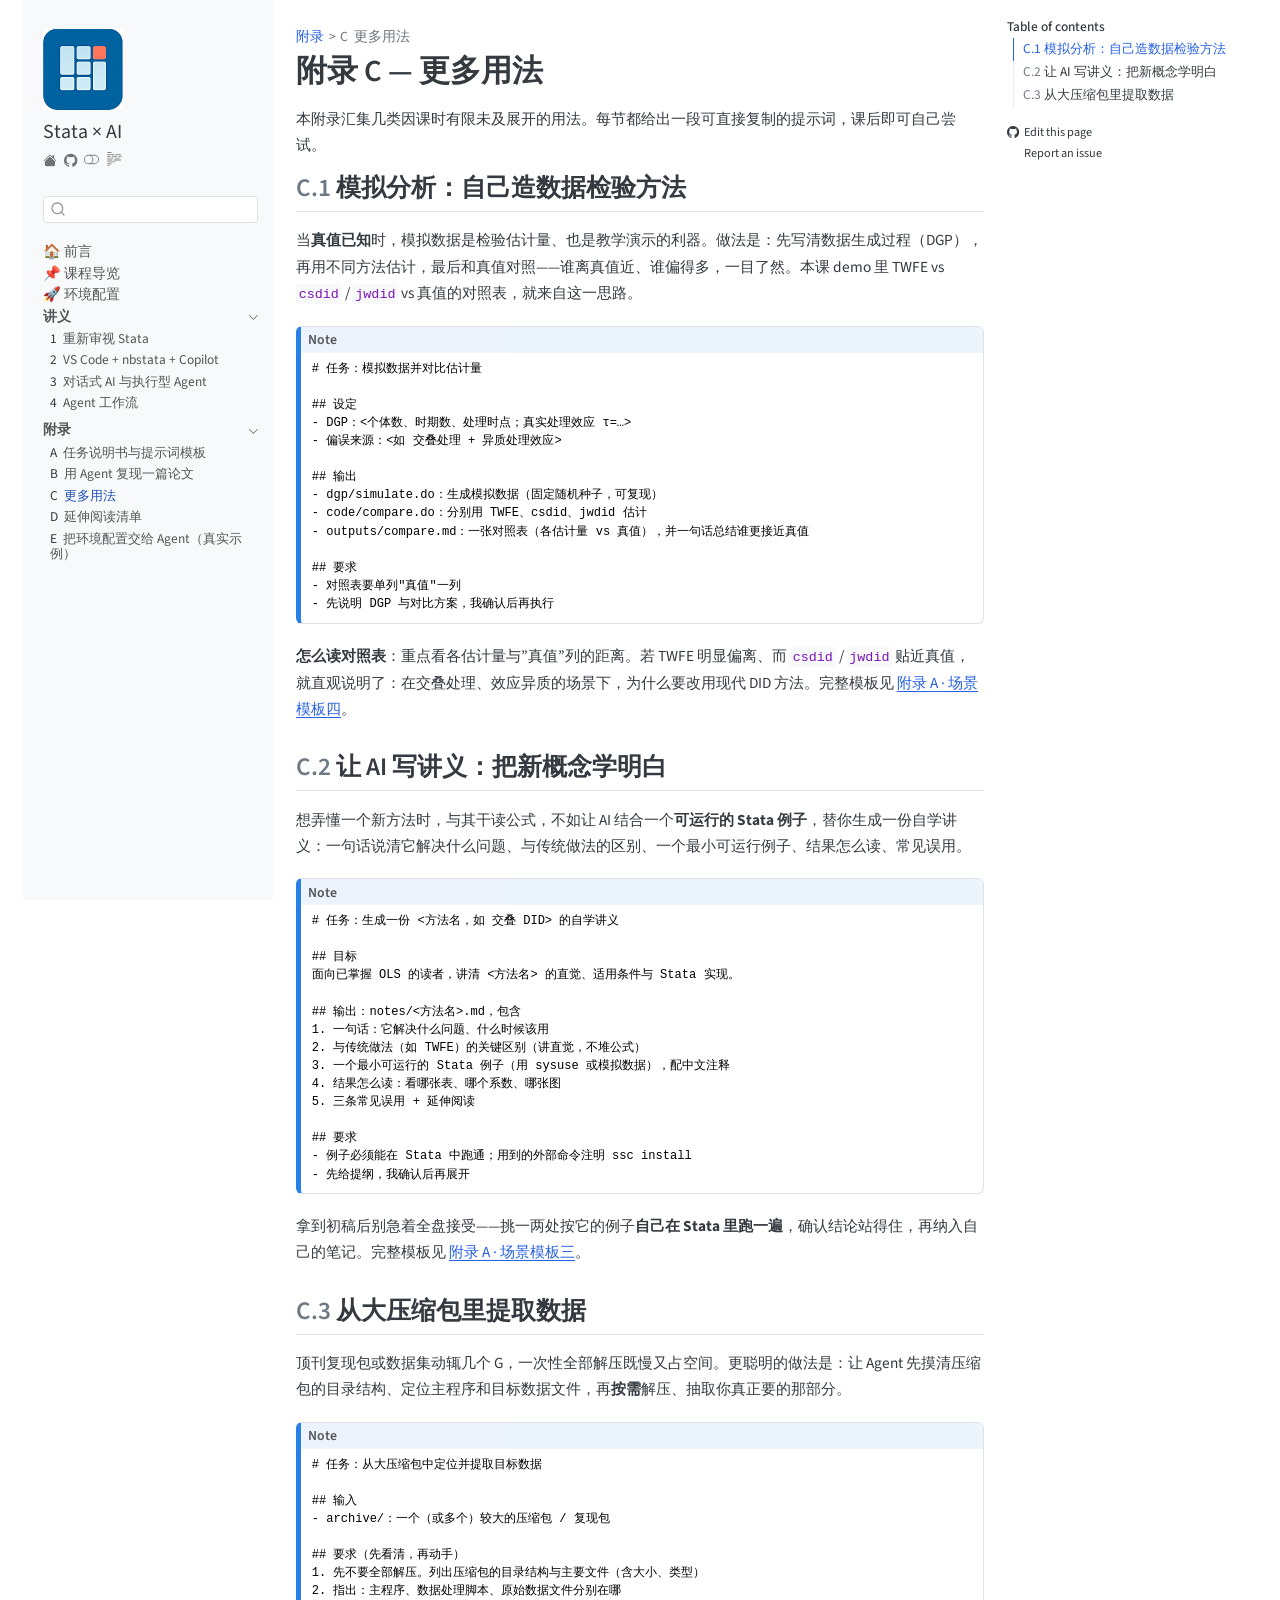
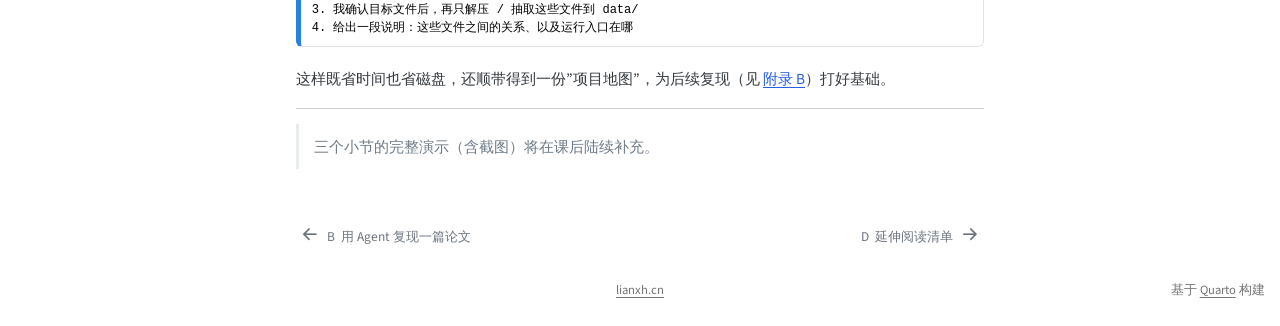
<file: docs/appendix/C_more_usage.html>
<!DOCTYPE html>
<html xmlns="http://www.w3.org/1999/xhtml" lang="en" xml:lang="en"><head>

<meta charset="utf-8">
<meta name="generator" content="quarto-1.6.39">

<meta name="viewport" content="width=device-width, initial-scale=1.0, user-scalable=yes">


<title>附录 C — 更多用法 – Stata 简介与 AI 辅助实证</title>
<style>
code{white-space: pre-wrap;}
span.smallcaps{font-variant: small-caps;}
div.columns{display: flex; gap: min(4vw, 1.5em);}
div.column{flex: auto; overflow-x: auto;}
div.hanging-indent{margin-left: 1.5em; text-indent: -1.5em;}
ul.task-list{list-style: none;}
ul.task-list li input[type="checkbox"] {
  width: 0.8em;
  margin: 0 0.8em 0.2em -1em; /* quarto-specific, see https://github.com/quarto-dev/quarto-cli/issues/4556 */ 
  vertical-align: middle;
}
</style>


<script src="../site_libs/quarto-nav/quarto-nav.js"></script>
<script src="../site_libs/quarto-nav/headroom.min.js"></script>
<script src="../site_libs/clipboard/clipboard.min.js"></script>
<script src="../site_libs/quarto-search/autocomplete.umd.js"></script>
<script src="../site_libs/quarto-search/fuse.min.js"></script>
<script src="../site_libs/quarto-search/quarto-search.js"></script>
<meta name="quarto:offset" content="../">
<link href="../appendix/D_reading_list.html" rel="next">
<link href="../appendix/B_replication.html" rel="prev">
<link href="../images/book-logo.png" rel="icon" type="image/png">
<script src="../site_libs/quarto-html/quarto.js"></script>
<script src="../site_libs/quarto-html/popper.min.js"></script>
<script src="../site_libs/quarto-html/tippy.umd.min.js"></script>
<script src="../site_libs/quarto-html/anchor.min.js"></script>
<link href="../site_libs/quarto-html/tippy.css" rel="stylesheet">
<link href="../site_libs/quarto-html/quarto-syntax-highlighting-e8fb9d25728d58bfeac61b497e4a6629.css" rel="stylesheet" class="quarto-color-scheme" id="quarto-text-highlighting-styles">
<link href="../site_libs/quarto-html/quarto-syntax-highlighting-dark-57a92833092fd6dc0d7710b6bdfff9c5.css" rel="prefetch" class="quarto-color-scheme quarto-color-alternate" id="quarto-text-highlighting-styles">
<script src="../site_libs/bootstrap/bootstrap.min.js"></script>
<link href="../site_libs/bootstrap/bootstrap-icons.css" rel="stylesheet">
<link href="../site_libs/bootstrap/bootstrap-7ef202e96c563d31d9e5226e4d6cabf9.min.css" rel="stylesheet" append-hash="true" class="quarto-color-scheme" id="quarto-bootstrap" data-mode="light">
<link href="../site_libs/bootstrap/bootstrap-dark-490ba4e843cb1303a232ed0c676384f2.min.css" rel="prefetch" append-hash="true" class="quarto-color-scheme quarto-color-alternate" id="quarto-bootstrap" data-mode="dark">
<script id="quarto-search-options" type="application/json">{
  "location": "sidebar",
  "copy-button": false,
  "collapse-after": 3,
  "panel-placement": "start",
  "type": "textbox",
  "limit": 50,
  "keyboard-shortcut": [
    "f",
    "/",
    "s"
  ],
  "show-item-context": false,
  "language": {
    "search-no-results-text": "No results",
    "search-matching-documents-text": "matching documents",
    "search-copy-link-title": "Copy link to search",
    "search-hide-matches-text": "Hide additional matches",
    "search-more-match-text": "more match in this document",
    "search-more-matches-text": "more matches in this document",
    "search-clear-button-title": "Clear",
    "search-text-placeholder": "",
    "search-detached-cancel-button-title": "Cancel",
    "search-submit-button-title": "Submit",
    "search-label": "Search"
  }
}</script>


<link rel="stylesheet" href="../styles.css">
</head>

<body class="nav-sidebar floating">

<div id="quarto-search-results"></div>
  <header id="quarto-header" class="headroom fixed-top">
  <nav class="quarto-secondary-nav">
    <div class="container-fluid d-flex">
      <button type="button" class="quarto-btn-toggle btn" data-bs-toggle="collapse" role="button" data-bs-target=".quarto-sidebar-collapse-item" aria-controls="quarto-sidebar" aria-expanded="false" aria-label="Toggle sidebar navigation" onclick="if (window.quartoToggleHeadroom) { window.quartoToggleHeadroom(); }">
        <i class="bi bi-layout-text-sidebar-reverse"></i>
      </button>
        <nav class="quarto-page-breadcrumbs" aria-label="breadcrumb"><ol class="breadcrumb"><li class="breadcrumb-item"><a href="../appendix/A_prompt_templates.html">附录</a></li><li class="breadcrumb-item"><a href="../appendix/C_more_usage.html"><span class="chapter-number">C</span>&nbsp; <span class="chapter-title">更多用法</span></a></li></ol></nav>
        <a class="flex-grow-1" role="navigation" data-bs-toggle="collapse" data-bs-target=".quarto-sidebar-collapse-item" aria-controls="quarto-sidebar" aria-expanded="false" aria-label="Toggle sidebar navigation" onclick="if (window.quartoToggleHeadroom) { window.quartoToggleHeadroom(); }">      
        </a>
      <button type="button" class="btn quarto-search-button" aria-label="Search" onclick="window.quartoOpenSearch();">
        <i class="bi bi-search"></i>
      </button>
    </div>
  </nav>
</header>
<!-- content -->
<div id="quarto-content" class="quarto-container page-columns page-rows-contents page-layout-article">
<!-- sidebar -->
  <nav id="quarto-sidebar" class="sidebar collapse collapse-horizontal quarto-sidebar-collapse-item sidebar-navigation floating overflow-auto">
    <div class="pt-lg-2 mt-2 text-left sidebar-header sidebar-header-stacked">
      <a href="https://lianxhcn.github.io/stata-ai/" class="sidebar-logo-link">
      <img src="../images/book-logo.png" alt="" class="sidebar-logo py-0 d-lg-inline d-none">
      </a>
    <div class="sidebar-title mb-0 py-0">
      <a href="../">Stata × AI</a> 
        <div class="sidebar-tools-main tools-wide">
    <a href="https://www.lianxh.cn" title="" class="quarto-navigation-tool px-1" aria-label=""><i class="bi bi-house-fill"></i></a>
    <a href="https://github.com/lianxhcn/stata-ai" title="Source Code" class="quarto-navigation-tool px-1" aria-label="Source Code"><i class="bi bi-github"></i></a>
  <a href="" class="quarto-color-scheme-toggle quarto-navigation-tool  px-1" onclick="window.quartoToggleColorScheme(); return false;" title="Toggle dark mode"><i class="bi"></i></a>
  <a href="" class="quarto-reader-toggle quarto-navigation-tool px-1" onclick="window.quartoToggleReader(); return false;" title="Toggle reader mode">
  <div class="quarto-reader-toggle-btn">
  <i class="bi"></i>
  </div>
</a>
</div>
    </div>
      </div>
        <div class="mt-2 flex-shrink-0 align-items-center">
        <div class="sidebar-search">
        <div id="quarto-search" class="" title="Search"></div>
        </div>
        </div>
    <div class="sidebar-menu-container"> 
    <ul class="list-unstyled mt-1">
        <li class="sidebar-item">
  <div class="sidebar-item-container"> 
  <a href="../index.html" class="sidebar-item-text sidebar-link">
 <span class="menu-text">🏠 前言</span></a>
  </div>
</li>
        <li class="sidebar-item">
  <div class="sidebar-item-container"> 
  <a href="../outline.html" class="sidebar-item-text sidebar-link">
 <span class="menu-text">📌 课程导览</span></a>
  </div>
</li>
        <li class="sidebar-item">
  <div class="sidebar-item-container"> 
  <a href="../settings.html" class="sidebar-item-text sidebar-link">
 <span class="menu-text">🚀 环境配置</span></a>
  </div>
</li>
        <li class="sidebar-item sidebar-item-section">
      <div class="sidebar-item-container"> 
            <a class="sidebar-item-text sidebar-link text-start" data-bs-toggle="collapse" data-bs-target="#quarto-sidebar-section-1" role="navigation" aria-expanded="true">
 <span class="menu-text"><strong>讲义</strong></span></a>
          <a class="sidebar-item-toggle text-start" data-bs-toggle="collapse" data-bs-target="#quarto-sidebar-section-1" role="navigation" aria-expanded="true" aria-label="Toggle section">
            <i class="bi bi-chevron-right ms-2"></i>
          </a> 
      </div>
      <ul id="quarto-sidebar-section-1" class="collapse list-unstyled sidebar-section depth1 show">  
          <li class="sidebar-item">
  <div class="sidebar-item-container"> 
  <a href="../lectures/01_stata_basics.html" class="sidebar-item-text sidebar-link">
 <span class="menu-text"><span class="chapter-number">1</span>&nbsp; <span class="chapter-title">重新审视 Stata</span></span></a>
  </div>
</li>
          <li class="sidebar-item">
  <div class="sidebar-item-container"> 
  <a href="../lectures/02_vscode_nbstata.html" class="sidebar-item-text sidebar-link">
 <span class="menu-text"><span class="chapter-number">2</span>&nbsp; <span class="chapter-title">VS Code + nbstata + Copilot</span></span></a>
  </div>
</li>
          <li class="sidebar-item">
  <div class="sidebar-item-container"> 
  <a href="../lectures/03_ai_vs_agent.html" class="sidebar-item-text sidebar-link">
 <span class="menu-text"><span class="chapter-number">3</span>&nbsp; <span class="chapter-title">对话式 AI 与执行型 Agent</span></span></a>
  </div>
</li>
          <li class="sidebar-item">
  <div class="sidebar-item-container"> 
  <a href="../lectures/04_agent_workflow.html" class="sidebar-item-text sidebar-link">
 <span class="menu-text"><span class="chapter-number">4</span>&nbsp; <span class="chapter-title">Agent 工作流</span></span></a>
  </div>
</li>
      </ul>
  </li>
        <li class="sidebar-item sidebar-item-section">
      <div class="sidebar-item-container"> 
            <a class="sidebar-item-text sidebar-link text-start" data-bs-toggle="collapse" data-bs-target="#quarto-sidebar-section-2" role="navigation" aria-expanded="true">
 <span class="menu-text">附录</span></a>
          <a class="sidebar-item-toggle text-start" data-bs-toggle="collapse" data-bs-target="#quarto-sidebar-section-2" role="navigation" aria-expanded="true" aria-label="Toggle section">
            <i class="bi bi-chevron-right ms-2"></i>
          </a> 
      </div>
      <ul id="quarto-sidebar-section-2" class="collapse list-unstyled sidebar-section depth1 show">  
          <li class="sidebar-item">
  <div class="sidebar-item-container"> 
  <a href="../appendix/A_prompt_templates.html" class="sidebar-item-text sidebar-link">
 <span class="menu-text"><span class="chapter-number">A</span>&nbsp; <span class="chapter-title">任务说明书与提示词模板</span></span></a>
  </div>
</li>
          <li class="sidebar-item">
  <div class="sidebar-item-container"> 
  <a href="../appendix/B_replication.html" class="sidebar-item-text sidebar-link">
 <span class="menu-text"><span class="chapter-number">B</span>&nbsp; <span class="chapter-title">用 Agent 复现一篇论文</span></span></a>
  </div>
</li>
          <li class="sidebar-item">
  <div class="sidebar-item-container"> 
  <a href="../appendix/C_more_usage.html" class="sidebar-item-text sidebar-link active">
 <span class="menu-text"><span class="chapter-number">C</span>&nbsp; <span class="chapter-title">更多用法</span></span></a>
  </div>
</li>
          <li class="sidebar-item">
  <div class="sidebar-item-container"> 
  <a href="../appendix/D_reading_list.html" class="sidebar-item-text sidebar-link">
 <span class="menu-text"><span class="chapter-number">D</span>&nbsp; <span class="chapter-title">延伸阅读清单</span></span></a>
  </div>
</li>
          <li class="sidebar-item">
  <div class="sidebar-item-container"> 
  <a href="../appendix/E_agent_env_setup.html" class="sidebar-item-text sidebar-link">
 <span class="menu-text"><span class="chapter-number">E</span>&nbsp; <span class="chapter-title">把环境配置交给 Agent（真实示例）</span></span></a>
  </div>
</li>
      </ul>
  </li>
    </ul>
    </div>
</nav>
<div id="quarto-sidebar-glass" class="quarto-sidebar-collapse-item" data-bs-toggle="collapse" data-bs-target=".quarto-sidebar-collapse-item"></div>
<!-- margin-sidebar -->
    <div id="quarto-margin-sidebar" class="sidebar margin-sidebar">
        <nav id="TOC" role="doc-toc" class="toc-active">
    <h2 id="toc-title">Table of contents</h2>
   
  <ul>
  <li><a href="#模拟分析自己造数据检验方法" id="toc-模拟分析自己造数据检验方法" class="nav-link active" data-scroll-target="#模拟分析自己造数据检验方法"><span class="header-section-number">C.1</span> 模拟分析：自己造数据检验方法</a></li>
  <li><a href="#让-ai-写讲义把新概念学明白" id="toc-让-ai-写讲义把新概念学明白" class="nav-link" data-scroll-target="#让-ai-写讲义把新概念学明白"><span class="header-section-number">C.2</span> 让 AI 写讲义：把新概念学明白</a></li>
  <li><a href="#从大压缩包里提取数据" id="toc-从大压缩包里提取数据" class="nav-link" data-scroll-target="#从大压缩包里提取数据"><span class="header-section-number">C.3</span> 从大压缩包里提取数据</a></li>
  </ul>
<div class="toc-actions"><ul><li><a href="https://github.com/lianxhcn/stata-ai/edit/main/appendix/C_more_usage.qmd" class="toc-action"><i class="bi bi-github"></i>Edit this page</a></li><li><a href="https://github.com/lianxhcn/stata-ai/issues/new" class="toc-action"><i class="bi empty"></i>Report an issue</a></li></ul></div></nav>
    </div>
<!-- main -->
<main class="content" id="quarto-document-content">

<header id="title-block-header" class="quarto-title-block default"><nav class="quarto-page-breadcrumbs quarto-title-breadcrumbs d-none d-lg-block" aria-label="breadcrumb"><ol class="breadcrumb"><li class="breadcrumb-item"><a href="../appendix/A_prompt_templates.html">附录</a></li><li class="breadcrumb-item"><a href="../appendix/C_more_usage.html"><span class="chapter-number">C</span>&nbsp; <span class="chapter-title">更多用法</span></a></li></ol></nav>
<div class="quarto-title">
<h1 class="title">附录 C — 更多用法</h1>
</div>



<div class="quarto-title-meta">

    
  
    
  </div>
  


</header>


<p>本附录汇集几类因课时有限未及展开的用法。每节都给出一段可直接复制的提示词，课后即可自己尝试。</p>
<section id="模拟分析自己造数据检验方法" class="level2" data-number="C.1">
<h2 data-number="C.1" class="anchored" data-anchor-id="模拟分析自己造数据检验方法"><span class="header-section-number">C.1</span> 模拟分析：自己造数据检验方法</h2>
<p>当<strong>真值已知</strong>时，模拟数据是检验估计量、也是教学演示的利器。做法是：先写清数据生成过程（DGP），再用不同方法估计，最后和真值对照——谁离真值近、谁偏得多，一目了然。本课 demo 里 TWFE vs <code>csdid</code> / <code>jwdid</code> vs 真值的对照表，就来自这一思路。</p>
<div class="callout callout-style-default callout-note no-icon callout-titled">
<div class="callout-header d-flex align-content-center">
<div class="callout-icon-container">
<i class="callout-icon no-icon"></i>
</div>
<div class="callout-title-container flex-fill">
Note
</div>
</div>
<div class="callout-body-container callout-body">
<pre class="text"><code># 任务：模拟数据并对比估计量

## 设定
- DGP：&lt;个体数、时期数、处理时点；真实处理效应 τ=…&gt;
- 偏误来源：&lt;如 交叠处理 + 异质处理效应&gt;

## 输出
- dgp/simulate.do：生成模拟数据（固定随机种子，可复现）
- code/compare.do：分别用 TWFE、csdid、jwdid 估计
- outputs/compare.md：一张对照表（各估计量 vs 真值），并一句话总结谁更接近真值

## 要求
- 对照表要单列"真值"一列
- 先说明 DGP 与对比方案，我确认后再执行</code></pre>
</div>
</div>
<p><strong>怎么读对照表</strong>：重点看各估计量与”真值”列的距离。若 TWFE 明显偏离、而 <code>csdid</code> / <code>jwdid</code> 贴近真值，就直观说明了：在交叠处理、效应异质的场景下，为什么要改用现代 DID 方法。完整模板见 <a href="../appendix/A_prompt_templates.html">附录 A · 场景模板四</a>。</p>
</section>
<section id="让-ai-写讲义把新概念学明白" class="level2" data-number="C.2">
<h2 data-number="C.2" class="anchored" data-anchor-id="让-ai-写讲义把新概念学明白"><span class="header-section-number">C.2</span> 让 AI 写讲义：把新概念学明白</h2>
<p>想弄懂一个新方法时，与其干读公式，不如让 AI 结合一个<strong>可运行的 Stata 例子</strong>，替你生成一份自学讲义：一句话说清它解决什么问题、与传统做法的区别、一个最小可运行例子、结果怎么读、常见误用。</p>
<div class="callout callout-style-default callout-note no-icon callout-titled">
<div class="callout-header d-flex align-content-center">
<div class="callout-icon-container">
<i class="callout-icon no-icon"></i>
</div>
<div class="callout-title-container flex-fill">
Note
</div>
</div>
<div class="callout-body-container callout-body">
<pre class="text"><code># 任务：生成一份 &lt;方法名，如 交叠 DID&gt; 的自学讲义

## 目标
面向已掌握 OLS 的读者，讲清 &lt;方法名&gt; 的直觉、适用条件与 Stata 实现。

## 输出：notes/&lt;方法名&gt;.md，包含
1. 一句话：它解决什么问题、什么时候该用
2. 与传统做法（如 TWFE）的关键区别（讲直觉，不堆公式）
3. 一个最小可运行的 Stata 例子（用 sysuse 或模拟数据），配中文注释
4. 结果怎么读：看哪张表、哪个系数、哪张图
5. 三条常见误用 + 延伸阅读

## 要求
- 例子必须能在 Stata 中跑通；用到的外部命令注明 ssc install
- 先给提纲，我确认后再展开</code></pre>
</div>
</div>
<p>拿到初稿后别急着全盘接受——挑一两处按它的例子<strong>自己在 Stata 里跑一遍</strong>，确认结论站得住，再纳入自己的笔记。完整模板见 <a href="../appendix/A_prompt_templates.html">附录 A · 场景模板三</a>。</p>
</section>
<section id="从大压缩包里提取数据" class="level2" data-number="C.3">
<h2 data-number="C.3" class="anchored" data-anchor-id="从大压缩包里提取数据"><span class="header-section-number">C.3</span> 从大压缩包里提取数据</h2>
<p>顶刊复现包或数据集动辄几个 G，一次性全部解压既慢又占空间。更聪明的做法是：让 Agent 先摸清压缩包的目录结构、定位主程序和目标数据文件，再<strong>按需</strong>解压、抽取你真正要的那部分。</p>
<div class="callout callout-style-default callout-note no-icon callout-titled">
<div class="callout-header d-flex align-content-center">
<div class="callout-icon-container">
<i class="callout-icon no-icon"></i>
</div>
<div class="callout-title-container flex-fill">
Note
</div>
</div>
<div class="callout-body-container callout-body">
<pre class="text"><code># 任务：从大压缩包中定位并提取目标数据

## 输入
- archive/：一个（或多个）较大的压缩包 / 复现包

## 要求（先看清，再动手）
1. 先不要全部解压。列出压缩包的目录结构与主要文件（含大小、类型）
2. 指出：主程序、数据处理脚本、原始数据文件分别在哪
3. 我确认目标文件后，再只解压 / 抽取这些文件到 data/
4. 给出一段说明：这些文件之间的关系、以及运行入口在哪</code></pre>
</div>
</div>
<p>这样既省时间也省磁盘，还顺带得到一份”项目地图”，为后续复现（见 <a href="../appendix/B_replication.html">附录 B</a>）打好基础。</p>
<hr>
<blockquote class="blockquote">
<p>三个小节的完整演示（含截图）将在课后陆续补充。</p>
</blockquote>


</section>

</main> <!-- /main -->
<script id="quarto-html-after-body" type="application/javascript">
window.document.addEventListener("DOMContentLoaded", function (event) {
  const toggleBodyColorMode = (bsSheetEl) => {
    const mode = bsSheetEl.getAttribute("data-mode");
    const bodyEl = window.document.querySelector("body");
    if (mode === "dark") {
      bodyEl.classList.add("quarto-dark");
      bodyEl.classList.remove("quarto-light");
    } else {
      bodyEl.classList.add("quarto-light");
      bodyEl.classList.remove("quarto-dark");
    }
  }
  const toggleBodyColorPrimary = () => {
    const bsSheetEl = window.document.querySelector("link#quarto-bootstrap");
    if (bsSheetEl) {
      toggleBodyColorMode(bsSheetEl);
    }
  }
  toggleBodyColorPrimary();  
  const disableStylesheet = (stylesheets) => {
    for (let i=0; i < stylesheets.length; i++) {
      const stylesheet = stylesheets[i];
      stylesheet.rel = 'prefetch';
    }
  }
  const enableStylesheet = (stylesheets) => {
    for (let i=0; i < stylesheets.length; i++) {
      const stylesheet = stylesheets[i];
      stylesheet.rel = 'stylesheet';
    }
  }
  const manageTransitions = (selector, allowTransitions) => {
    const els = window.document.querySelectorAll(selector);
    for (let i=0; i < els.length; i++) {
      const el = els[i];
      if (allowTransitions) {
        el.classList.remove('notransition');
      } else {
        el.classList.add('notransition');
      }
    }
  }
  const toggleGiscusIfUsed = (isAlternate, darkModeDefault) => {
    const baseTheme = document.querySelector('#giscus-base-theme')?.value ?? 'light';
    const alternateTheme = document.querySelector('#giscus-alt-theme')?.value ?? 'dark';
    let newTheme = '';
    if(darkModeDefault) {
      newTheme = isAlternate ? baseTheme : alternateTheme;
    } else {
      newTheme = isAlternate ? alternateTheme : baseTheme;
    }
    const changeGiscusTheme = () => {
      // From: https://github.com/giscus/giscus/issues/336
      const sendMessage = (message) => {
        const iframe = document.querySelector('iframe.giscus-frame');
        if (!iframe) return;
        iframe.contentWindow.postMessage({ giscus: message }, 'https://giscus.app');
      }
      sendMessage({
        setConfig: {
          theme: newTheme
        }
      });
    }
    const isGiscussLoaded = window.document.querySelector('iframe.giscus-frame') !== null;
    if (isGiscussLoaded) {
      changeGiscusTheme();
    }
  }
  const toggleColorMode = (alternate) => {
    // Switch the stylesheets
    const alternateStylesheets = window.document.querySelectorAll('link.quarto-color-scheme.quarto-color-alternate');
    manageTransitions('#quarto-margin-sidebar .nav-link', false);
    if (alternate) {
      enableStylesheet(alternateStylesheets);
      for (const sheetNode of alternateStylesheets) {
        if (sheetNode.id === "quarto-bootstrap") {
          toggleBodyColorMode(sheetNode);
        }
      }
    } else {
      disableStylesheet(alternateStylesheets);
      toggleBodyColorPrimary();
    }
    manageTransitions('#quarto-margin-sidebar .nav-link', true);
    // Switch the toggles
    const toggles = window.document.querySelectorAll('.quarto-color-scheme-toggle');
    for (let i=0; i < toggles.length; i++) {
      const toggle = toggles[i];
      if (toggle) {
        if (alternate) {
          toggle.classList.add("alternate");     
        } else {
          toggle.classList.remove("alternate");
        }
      }
    }
    // Hack to workaround the fact that safari doesn't
    // properly recolor the scrollbar when toggling (#1455)
    if (navigator.userAgent.indexOf('Safari') > 0 && navigator.userAgent.indexOf('Chrome') == -1) {
      manageTransitions("body", false);
      window.scrollTo(0, 1);
      setTimeout(() => {
        window.scrollTo(0, 0);
        manageTransitions("body", true);
      }, 40);  
    }
  }
  const isFileUrl = () => { 
    return window.location.protocol === 'file:';
  }
  const hasAlternateSentinel = () => {  
    let styleSentinel = getColorSchemeSentinel();
    if (styleSentinel !== null) {
      return styleSentinel === "alternate";
    } else {
      return false;
    }
  }
  const setStyleSentinel = (alternate) => {
    const value = alternate ? "alternate" : "default";
    if (!isFileUrl()) {
      window.localStorage.setItem("quarto-color-scheme", value);
    } else {
      localAlternateSentinel = value;
    }
  }
  const getColorSchemeSentinel = () => {
    if (!isFileUrl()) {
      const storageValue = window.localStorage.getItem("quarto-color-scheme");
      return storageValue != null ? storageValue : localAlternateSentinel;
    } else {
      return localAlternateSentinel;
    }
  }
  const darkModeDefault = false;
  let localAlternateSentinel = darkModeDefault ? 'alternate' : 'default';
  // Dark / light mode switch
  window.quartoToggleColorScheme = () => {
    // Read the current dark / light value 
    let toAlternate = !hasAlternateSentinel();
    toggleColorMode(toAlternate);
    setStyleSentinel(toAlternate);
    toggleGiscusIfUsed(toAlternate, darkModeDefault);
  };
  // Ensure there is a toggle, if there isn't float one in the top right
  if (window.document.querySelector('.quarto-color-scheme-toggle') === null) {
    const a = window.document.createElement('a');
    a.classList.add('top-right');
    a.classList.add('quarto-color-scheme-toggle');
    a.href = "";
    a.onclick = function() { try { window.quartoToggleColorScheme(); } catch {} return false; };
    const i = window.document.createElement("i");
    i.classList.add('bi');
    a.appendChild(i);
    window.document.body.appendChild(a);
  }
  // Switch to dark mode if need be
  if (hasAlternateSentinel()) {
    toggleColorMode(true);
  } else {
    toggleColorMode(false);
  }
  const icon = "";
  const anchorJS = new window.AnchorJS();
  anchorJS.options = {
    placement: 'right',
    icon: icon
  };
  anchorJS.add('.anchored');
  const isCodeAnnotation = (el) => {
    for (const clz of el.classList) {
      if (clz.startsWith('code-annotation-')) {                     
        return true;
      }
    }
    return false;
  }
  const onCopySuccess = function(e) {
    // button target
    const button = e.trigger;
    // don't keep focus
    button.blur();
    // flash "checked"
    button.classList.add('code-copy-button-checked');
    var currentTitle = button.getAttribute("title");
    button.setAttribute("title", "Copied!");
    let tooltip;
    if (window.bootstrap) {
      button.setAttribute("data-bs-toggle", "tooltip");
      button.setAttribute("data-bs-placement", "left");
      button.setAttribute("data-bs-title", "Copied!");
      tooltip = new bootstrap.Tooltip(button, 
        { trigger: "manual", 
          customClass: "code-copy-button-tooltip",
          offset: [0, -8]});
      tooltip.show();    
    }
    setTimeout(function() {
      if (tooltip) {
        tooltip.hide();
        button.removeAttribute("data-bs-title");
        button.removeAttribute("data-bs-toggle");
        button.removeAttribute("data-bs-placement");
      }
      button.setAttribute("title", currentTitle);
      button.classList.remove('code-copy-button-checked');
    }, 1000);
    // clear code selection
    e.clearSelection();
  }
  const getTextToCopy = function(trigger) {
      const codeEl = trigger.previousElementSibling.cloneNode(true);
      for (const childEl of codeEl.children) {
        if (isCodeAnnotation(childEl)) {
          childEl.remove();
        }
      }
      return codeEl.innerText;
  }
  const clipboard = new window.ClipboardJS('.code-copy-button:not([data-in-quarto-modal])', {
    text: getTextToCopy
  });
  clipboard.on('success', onCopySuccess);
  if (window.document.getElementById('quarto-embedded-source-code-modal')) {
    const clipboardModal = new window.ClipboardJS('.code-copy-button[data-in-quarto-modal]', {
      text: getTextToCopy,
      container: window.document.getElementById('quarto-embedded-source-code-modal')
    });
    clipboardModal.on('success', onCopySuccess);
  }
    var localhostRegex = new RegExp(/^(?:http|https):\/\/localhost\:?[0-9]*\//);
    var mailtoRegex = new RegExp(/^mailto:/);
      var filterRegex = new RegExp("https:\/\/lianxhcn\.github\.io\/stata-ai\/");
    var isInternal = (href) => {
        return filterRegex.test(href) || localhostRegex.test(href) || mailtoRegex.test(href);
    }
    // Inspect non-navigation links and adorn them if external
 	var links = window.document.querySelectorAll('a[href]:not(.nav-link):not(.navbar-brand):not(.toc-action):not(.sidebar-link):not(.sidebar-item-toggle):not(.pagination-link):not(.no-external):not([aria-hidden]):not(.dropdown-item):not(.quarto-navigation-tool):not(.about-link)');
    for (var i=0; i<links.length; i++) {
      const link = links[i];
      if (!isInternal(link.href)) {
        // undo the damage that might have been done by quarto-nav.js in the case of
        // links that we want to consider external
        if (link.dataset.originalHref !== undefined) {
          link.href = link.dataset.originalHref;
        }
          // target, if specified
          link.setAttribute("target", "_blank");
          if (link.getAttribute("rel") === null) {
            link.setAttribute("rel", "noopener");
          }
      }
    }
  function tippyHover(el, contentFn, onTriggerFn, onUntriggerFn) {
    const config = {
      allowHTML: true,
      maxWidth: 500,
      delay: 100,
      arrow: false,
      appendTo: function(el) {
          return el.parentElement;
      },
      interactive: true,
      interactiveBorder: 10,
      theme: 'quarto',
      placement: 'bottom-start',
    };
    if (contentFn) {
      config.content = contentFn;
    }
    if (onTriggerFn) {
      config.onTrigger = onTriggerFn;
    }
    if (onUntriggerFn) {
      config.onUntrigger = onUntriggerFn;
    }
    window.tippy(el, config); 
  }
  const noterefs = window.document.querySelectorAll('a[role="doc-noteref"]');
  for (var i=0; i<noterefs.length; i++) {
    const ref = noterefs[i];
    tippyHover(ref, function() {
      // use id or data attribute instead here
      let href = ref.getAttribute('data-footnote-href') || ref.getAttribute('href');
      try { href = new URL(href).hash; } catch {}
      const id = href.replace(/^#\/?/, "");
      const note = window.document.getElementById(id);
      if (note) {
        return note.innerHTML;
      } else {
        return "";
      }
    });
  }
  const xrefs = window.document.querySelectorAll('a.quarto-xref');
  const processXRef = (id, note) => {
    // Strip column container classes
    const stripColumnClz = (el) => {
      el.classList.remove("page-full", "page-columns");
      if (el.children) {
        for (const child of el.children) {
          stripColumnClz(child);
        }
      }
    }
    stripColumnClz(note)
    if (id === null || id.startsWith('sec-')) {
      // Special case sections, only their first couple elements
      const container = document.createElement("div");
      if (note.children && note.children.length > 2) {
        container.appendChild(note.children[0].cloneNode(true));
        for (let i = 1; i < note.children.length; i++) {
          const child = note.children[i];
          if (child.tagName === "P" && child.innerText === "") {
            continue;
          } else {
            container.appendChild(child.cloneNode(true));
            break;
          }
        }
        if (window.Quarto?.typesetMath) {
          window.Quarto.typesetMath(container);
        }
        return container.innerHTML
      } else {
        if (window.Quarto?.typesetMath) {
          window.Quarto.typesetMath(note);
        }
        return note.innerHTML;
      }
    } else {
      // Remove any anchor links if they are present
      const anchorLink = note.querySelector('a.anchorjs-link');
      if (anchorLink) {
        anchorLink.remove();
      }
      if (window.Quarto?.typesetMath) {
        window.Quarto.typesetMath(note);
      }
      if (note.classList.contains("callout")) {
        return note.outerHTML;
      } else {
        return note.innerHTML;
      }
    }
  }
  for (var i=0; i<xrefs.length; i++) {
    const xref = xrefs[i];
    tippyHover(xref, undefined, function(instance) {
      instance.disable();
      let url = xref.getAttribute('href');
      let hash = undefined; 
      if (url.startsWith('#')) {
        hash = url;
      } else {
        try { hash = new URL(url).hash; } catch {}
      }
      if (hash) {
        const id = hash.replace(/^#\/?/, "");
        const note = window.document.getElementById(id);
        if (note !== null) {
          try {
            const html = processXRef(id, note.cloneNode(true));
            instance.setContent(html);
          } finally {
            instance.enable();
            instance.show();
          }
        } else {
          // See if we can fetch this
          fetch(url.split('#')[0])
          .then(res => res.text())
          .then(html => {
            const parser = new DOMParser();
            const htmlDoc = parser.parseFromString(html, "text/html");
            const note = htmlDoc.getElementById(id);
            if (note !== null) {
              const html = processXRef(id, note);
              instance.setContent(html);
            } 
          }).finally(() => {
            instance.enable();
            instance.show();
          });
        }
      } else {
        // See if we can fetch a full url (with no hash to target)
        // This is a special case and we should probably do some content thinning / targeting
        fetch(url)
        .then(res => res.text())
        .then(html => {
          const parser = new DOMParser();
          const htmlDoc = parser.parseFromString(html, "text/html");
          const note = htmlDoc.querySelector('main.content');
          if (note !== null) {
            // This should only happen for chapter cross references
            // (since there is no id in the URL)
            // remove the first header
            if (note.children.length > 0 && note.children[0].tagName === "HEADER") {
              note.children[0].remove();
            }
            const html = processXRef(null, note);
            instance.setContent(html);
          } 
        }).finally(() => {
          instance.enable();
          instance.show();
        });
      }
    }, function(instance) {
    });
  }
      let selectedAnnoteEl;
      const selectorForAnnotation = ( cell, annotation) => {
        let cellAttr = 'data-code-cell="' + cell + '"';
        let lineAttr = 'data-code-annotation="' +  annotation + '"';
        const selector = 'span[' + cellAttr + '][' + lineAttr + ']';
        return selector;
      }
      const selectCodeLines = (annoteEl) => {
        const doc = window.document;
        const targetCell = annoteEl.getAttribute("data-target-cell");
        const targetAnnotation = annoteEl.getAttribute("data-target-annotation");
        const annoteSpan = window.document.querySelector(selectorForAnnotation(targetCell, targetAnnotation));
        const lines = annoteSpan.getAttribute("data-code-lines").split(",");
        const lineIds = lines.map((line) => {
          return targetCell + "-" + line;
        })
        let top = null;
        let height = null;
        let parent = null;
        if (lineIds.length > 0) {
            //compute the position of the single el (top and bottom and make a div)
            const el = window.document.getElementById(lineIds[0]);
            top = el.offsetTop;
            height = el.offsetHeight;
            parent = el.parentElement.parentElement;
          if (lineIds.length > 1) {
            const lastEl = window.document.getElementById(lineIds[lineIds.length - 1]);
            const bottom = lastEl.offsetTop + lastEl.offsetHeight;
            height = bottom - top;
          }
          if (top !== null && height !== null && parent !== null) {
            // cook up a div (if necessary) and position it 
            let div = window.document.getElementById("code-annotation-line-highlight");
            if (div === null) {
              div = window.document.createElement("div");
              div.setAttribute("id", "code-annotation-line-highlight");
              div.style.position = 'absolute';
              parent.appendChild(div);
            }
            div.style.top = top - 2 + "px";
            div.style.height = height + 4 + "px";
            div.style.left = 0;
            let gutterDiv = window.document.getElementById("code-annotation-line-highlight-gutter");
            if (gutterDiv === null) {
              gutterDiv = window.document.createElement("div");
              gutterDiv.setAttribute("id", "code-annotation-line-highlight-gutter");
              gutterDiv.style.position = 'absolute';
              const codeCell = window.document.getElementById(targetCell);
              const gutter = codeCell.querySelector('.code-annotation-gutter');
              gutter.appendChild(gutterDiv);
            }
            gutterDiv.style.top = top - 2 + "px";
            gutterDiv.style.height = height + 4 + "px";
          }
          selectedAnnoteEl = annoteEl;
        }
      };
      const unselectCodeLines = () => {
        const elementsIds = ["code-annotation-line-highlight", "code-annotation-line-highlight-gutter"];
        elementsIds.forEach((elId) => {
          const div = window.document.getElementById(elId);
          if (div) {
            div.remove();
          }
        });
        selectedAnnoteEl = undefined;
      };
        // Handle positioning of the toggle
    window.addEventListener(
      "resize",
      throttle(() => {
        elRect = undefined;
        if (selectedAnnoteEl) {
          selectCodeLines(selectedAnnoteEl);
        }
      }, 10)
    );
    function throttle(fn, ms) {
    let throttle = false;
    let timer;
      return (...args) => {
        if(!throttle) { // first call gets through
            fn.apply(this, args);
            throttle = true;
        } else { // all the others get throttled
            if(timer) clearTimeout(timer); // cancel #2
            timer = setTimeout(() => {
              fn.apply(this, args);
              timer = throttle = false;
            }, ms);
        }
      };
    }
      // Attach click handler to the DT
      const annoteDls = window.document.querySelectorAll('dt[data-target-cell]');
      for (const annoteDlNode of annoteDls) {
        annoteDlNode.addEventListener('click', (event) => {
          const clickedEl = event.target;
          if (clickedEl !== selectedAnnoteEl) {
            unselectCodeLines();
            const activeEl = window.document.querySelector('dt[data-target-cell].code-annotation-active');
            if (activeEl) {
              activeEl.classList.remove('code-annotation-active');
            }
            selectCodeLines(clickedEl);
            clickedEl.classList.add('code-annotation-active');
          } else {
            // Unselect the line
            unselectCodeLines();
            clickedEl.classList.remove('code-annotation-active');
          }
        });
      }
  const findCites = (el) => {
    const parentEl = el.parentElement;
    if (parentEl) {
      const cites = parentEl.dataset.cites;
      if (cites) {
        return {
          el,
          cites: cites.split(' ')
        };
      } else {
        return findCites(el.parentElement)
      }
    } else {
      return undefined;
    }
  };
  var bibliorefs = window.document.querySelectorAll('a[role="doc-biblioref"]');
  for (var i=0; i<bibliorefs.length; i++) {
    const ref = bibliorefs[i];
    const citeInfo = findCites(ref);
    if (citeInfo) {
      tippyHover(citeInfo.el, function() {
        var popup = window.document.createElement('div');
        citeInfo.cites.forEach(function(cite) {
          var citeDiv = window.document.createElement('div');
          citeDiv.classList.add('hanging-indent');
          citeDiv.classList.add('csl-entry');
          var biblioDiv = window.document.getElementById('ref-' + cite);
          if (biblioDiv) {
            citeDiv.innerHTML = biblioDiv.innerHTML;
          }
          popup.appendChild(citeDiv);
        });
        return popup.innerHTML;
      });
    }
  }
});
</script>
<nav class="page-navigation">
  <div class="nav-page nav-page-previous">
      <a href="../appendix/B_replication.html" class="pagination-link" aria-label="用 Agent 复现一篇论文">
        <i class="bi bi-arrow-left-short"></i> <span class="nav-page-text"><span class="chapter-number">B</span>&nbsp; <span class="chapter-title">用 Agent 复现一篇论文</span></span>
      </a>          
  </div>
  <div class="nav-page nav-page-next">
      <a href="../appendix/D_reading_list.html" class="pagination-link" aria-label="延伸阅读清单">
        <span class="nav-page-text"><span class="chapter-number">D</span>&nbsp; <span class="chapter-title">延伸阅读清单</span></span> <i class="bi bi-arrow-right-short"></i>
      </a>
  </div>
</nav>
</div> <!-- /content -->
<footer class="footer">
  <div class="nav-footer">
    <div class="nav-footer-left">
      &nbsp;
    </div>   
    <div class="nav-footer-center">
<p><a href="https://www.lianxh.cn">lianxh.cn</a></p>
<div class="toc-actions d-sm-block d-md-none"><ul><li><a href="https://github.com/lianxhcn/stata-ai/edit/main/appendix/C_more_usage.qmd" class="toc-action"><i class="bi bi-github"></i>Edit this page</a></li><li><a href="https://github.com/lianxhcn/stata-ai/issues/new" class="toc-action"><i class="bi empty"></i>Report an issue</a></li></ul></div></div>
    <div class="nav-footer-right">
<p>基于 <a href="https://quarto.org/">Quarto</a> 构建</p>
</div>
  </div>
</footer>




</body></html>
</file>
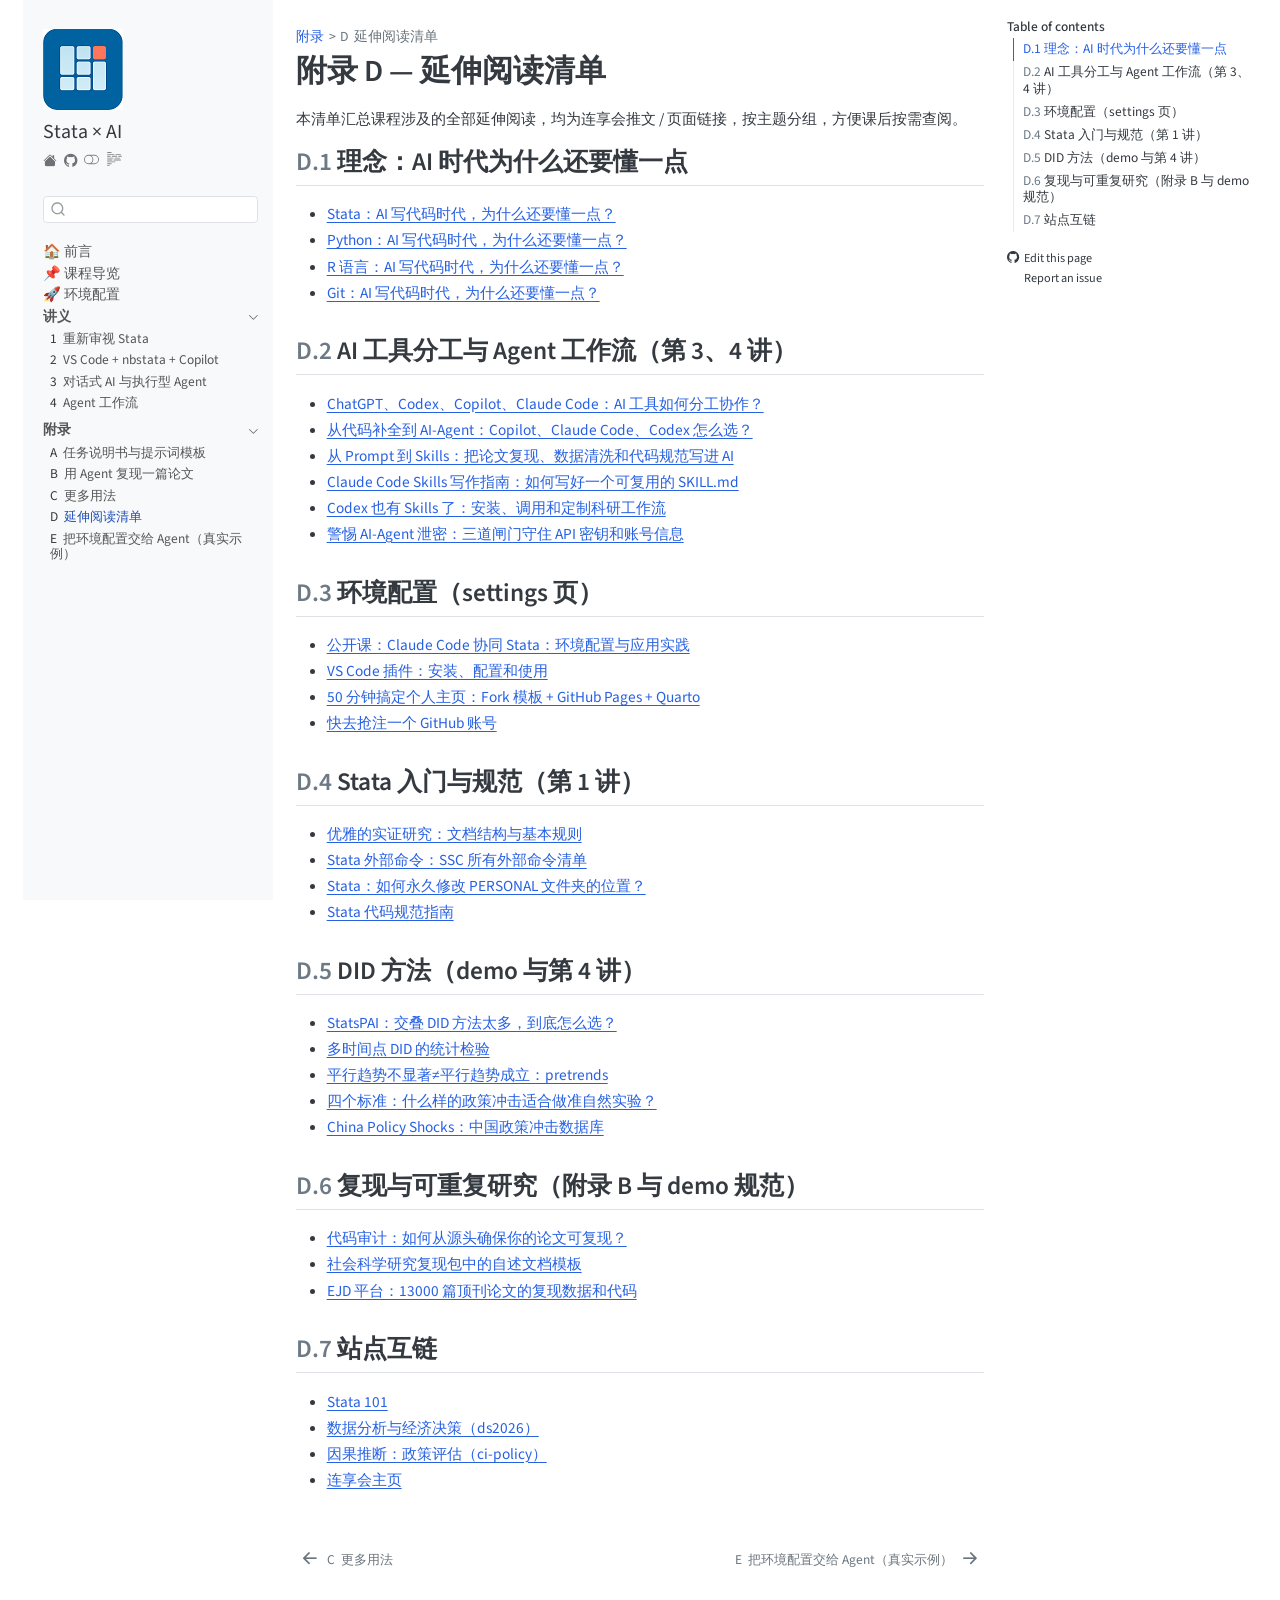
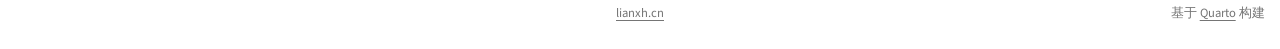
<file: docs/appendix/D_reading_list.html>
<!DOCTYPE html>
<html xmlns="http://www.w3.org/1999/xhtml" lang="en" xml:lang="en"><head>

<meta charset="utf-8">
<meta name="generator" content="quarto-1.6.39">

<meta name="viewport" content="width=device-width, initial-scale=1.0, user-scalable=yes">


<title>附录 D — 延伸阅读清单 – Stata 简介与 AI 辅助实证</title>
<style>
code{white-space: pre-wrap;}
span.smallcaps{font-variant: small-caps;}
div.columns{display: flex; gap: min(4vw, 1.5em);}
div.column{flex: auto; overflow-x: auto;}
div.hanging-indent{margin-left: 1.5em; text-indent: -1.5em;}
ul.task-list{list-style: none;}
ul.task-list li input[type="checkbox"] {
  width: 0.8em;
  margin: 0 0.8em 0.2em -1em; /* quarto-specific, see https://github.com/quarto-dev/quarto-cli/issues/4556 */ 
  vertical-align: middle;
}
</style>


<script src="../site_libs/quarto-nav/quarto-nav.js"></script>
<script src="../site_libs/quarto-nav/headroom.min.js"></script>
<script src="../site_libs/clipboard/clipboard.min.js"></script>
<script src="../site_libs/quarto-search/autocomplete.umd.js"></script>
<script src="../site_libs/quarto-search/fuse.min.js"></script>
<script src="../site_libs/quarto-search/quarto-search.js"></script>
<meta name="quarto:offset" content="../">
<link href="../appendix/E_agent_env_setup.html" rel="next">
<link href="../appendix/C_more_usage.html" rel="prev">
<link href="../images/book-logo.png" rel="icon" type="image/png">
<script src="../site_libs/quarto-html/quarto.js"></script>
<script src="../site_libs/quarto-html/popper.min.js"></script>
<script src="../site_libs/quarto-html/tippy.umd.min.js"></script>
<script src="../site_libs/quarto-html/anchor.min.js"></script>
<link href="../site_libs/quarto-html/tippy.css" rel="stylesheet">
<link href="../site_libs/quarto-html/quarto-syntax-highlighting-e8fb9d25728d58bfeac61b497e4a6629.css" rel="stylesheet" class="quarto-color-scheme" id="quarto-text-highlighting-styles">
<link href="../site_libs/quarto-html/quarto-syntax-highlighting-dark-57a92833092fd6dc0d7710b6bdfff9c5.css" rel="prefetch" class="quarto-color-scheme quarto-color-alternate" id="quarto-text-highlighting-styles">
<script src="../site_libs/bootstrap/bootstrap.min.js"></script>
<link href="../site_libs/bootstrap/bootstrap-icons.css" rel="stylesheet">
<link href="../site_libs/bootstrap/bootstrap-7ef202e96c563d31d9e5226e4d6cabf9.min.css" rel="stylesheet" append-hash="true" class="quarto-color-scheme" id="quarto-bootstrap" data-mode="light">
<link href="../site_libs/bootstrap/bootstrap-dark-490ba4e843cb1303a232ed0c676384f2.min.css" rel="prefetch" append-hash="true" class="quarto-color-scheme quarto-color-alternate" id="quarto-bootstrap" data-mode="dark">
<script id="quarto-search-options" type="application/json">{
  "location": "sidebar",
  "copy-button": false,
  "collapse-after": 3,
  "panel-placement": "start",
  "type": "textbox",
  "limit": 50,
  "keyboard-shortcut": [
    "f",
    "/",
    "s"
  ],
  "show-item-context": false,
  "language": {
    "search-no-results-text": "No results",
    "search-matching-documents-text": "matching documents",
    "search-copy-link-title": "Copy link to search",
    "search-hide-matches-text": "Hide additional matches",
    "search-more-match-text": "more match in this document",
    "search-more-matches-text": "more matches in this document",
    "search-clear-button-title": "Clear",
    "search-text-placeholder": "",
    "search-detached-cancel-button-title": "Cancel",
    "search-submit-button-title": "Submit",
    "search-label": "Search"
  }
}</script>


<link rel="stylesheet" href="../styles.css">
</head>

<body class="nav-sidebar floating">

<div id="quarto-search-results"></div>
  <header id="quarto-header" class="headroom fixed-top">
  <nav class="quarto-secondary-nav">
    <div class="container-fluid d-flex">
      <button type="button" class="quarto-btn-toggle btn" data-bs-toggle="collapse" role="button" data-bs-target=".quarto-sidebar-collapse-item" aria-controls="quarto-sidebar" aria-expanded="false" aria-label="Toggle sidebar navigation" onclick="if (window.quartoToggleHeadroom) { window.quartoToggleHeadroom(); }">
        <i class="bi bi-layout-text-sidebar-reverse"></i>
      </button>
        <nav class="quarto-page-breadcrumbs" aria-label="breadcrumb"><ol class="breadcrumb"><li class="breadcrumb-item"><a href="../appendix/A_prompt_templates.html">附录</a></li><li class="breadcrumb-item"><a href="../appendix/D_reading_list.html"><span class="chapter-number">D</span>&nbsp; <span class="chapter-title">延伸阅读清单</span></a></li></ol></nav>
        <a class="flex-grow-1" role="navigation" data-bs-toggle="collapse" data-bs-target=".quarto-sidebar-collapse-item" aria-controls="quarto-sidebar" aria-expanded="false" aria-label="Toggle sidebar navigation" onclick="if (window.quartoToggleHeadroom) { window.quartoToggleHeadroom(); }">      
        </a>
      <button type="button" class="btn quarto-search-button" aria-label="Search" onclick="window.quartoOpenSearch();">
        <i class="bi bi-search"></i>
      </button>
    </div>
  </nav>
</header>
<!-- content -->
<div id="quarto-content" class="quarto-container page-columns page-rows-contents page-layout-article">
<!-- sidebar -->
  <nav id="quarto-sidebar" class="sidebar collapse collapse-horizontal quarto-sidebar-collapse-item sidebar-navigation floating overflow-auto">
    <div class="pt-lg-2 mt-2 text-left sidebar-header sidebar-header-stacked">
      <a href="https://lianxhcn.github.io/stata-ai/" class="sidebar-logo-link">
      <img src="../images/book-logo.png" alt="" class="sidebar-logo py-0 d-lg-inline d-none">
      </a>
    <div class="sidebar-title mb-0 py-0">
      <a href="../">Stata × AI</a> 
        <div class="sidebar-tools-main tools-wide">
    <a href="https://www.lianxh.cn" title="" class="quarto-navigation-tool px-1" aria-label=""><i class="bi bi-house-fill"></i></a>
    <a href="https://github.com/lianxhcn/stata-ai" title="Source Code" class="quarto-navigation-tool px-1" aria-label="Source Code"><i class="bi bi-github"></i></a>
  <a href="" class="quarto-color-scheme-toggle quarto-navigation-tool  px-1" onclick="window.quartoToggleColorScheme(); return false;" title="Toggle dark mode"><i class="bi"></i></a>
  <a href="" class="quarto-reader-toggle quarto-navigation-tool px-1" onclick="window.quartoToggleReader(); return false;" title="Toggle reader mode">
  <div class="quarto-reader-toggle-btn">
  <i class="bi"></i>
  </div>
</a>
</div>
    </div>
      </div>
        <div class="mt-2 flex-shrink-0 align-items-center">
        <div class="sidebar-search">
        <div id="quarto-search" class="" title="Search"></div>
        </div>
        </div>
    <div class="sidebar-menu-container"> 
    <ul class="list-unstyled mt-1">
        <li class="sidebar-item">
  <div class="sidebar-item-container"> 
  <a href="../index.html" class="sidebar-item-text sidebar-link">
 <span class="menu-text">🏠 前言</span></a>
  </div>
</li>
        <li class="sidebar-item">
  <div class="sidebar-item-container"> 
  <a href="../outline.html" class="sidebar-item-text sidebar-link">
 <span class="menu-text">📌 课程导览</span></a>
  </div>
</li>
        <li class="sidebar-item">
  <div class="sidebar-item-container"> 
  <a href="../settings.html" class="sidebar-item-text sidebar-link">
 <span class="menu-text">🚀 环境配置</span></a>
  </div>
</li>
        <li class="sidebar-item sidebar-item-section">
      <div class="sidebar-item-container"> 
            <a class="sidebar-item-text sidebar-link text-start" data-bs-toggle="collapse" data-bs-target="#quarto-sidebar-section-1" role="navigation" aria-expanded="true">
 <span class="menu-text"><strong>讲义</strong></span></a>
          <a class="sidebar-item-toggle text-start" data-bs-toggle="collapse" data-bs-target="#quarto-sidebar-section-1" role="navigation" aria-expanded="true" aria-label="Toggle section">
            <i class="bi bi-chevron-right ms-2"></i>
          </a> 
      </div>
      <ul id="quarto-sidebar-section-1" class="collapse list-unstyled sidebar-section depth1 show">  
          <li class="sidebar-item">
  <div class="sidebar-item-container"> 
  <a href="../lectures/01_stata_basics.html" class="sidebar-item-text sidebar-link">
 <span class="menu-text"><span class="chapter-number">1</span>&nbsp; <span class="chapter-title">重新审视 Stata</span></span></a>
  </div>
</li>
          <li class="sidebar-item">
  <div class="sidebar-item-container"> 
  <a href="../lectures/02_vscode_nbstata.html" class="sidebar-item-text sidebar-link">
 <span class="menu-text"><span class="chapter-number">2</span>&nbsp; <span class="chapter-title">VS Code + nbstata + Copilot</span></span></a>
  </div>
</li>
          <li class="sidebar-item">
  <div class="sidebar-item-container"> 
  <a href="../lectures/03_ai_vs_agent.html" class="sidebar-item-text sidebar-link">
 <span class="menu-text"><span class="chapter-number">3</span>&nbsp; <span class="chapter-title">对话式 AI 与执行型 Agent</span></span></a>
  </div>
</li>
          <li class="sidebar-item">
  <div class="sidebar-item-container"> 
  <a href="../lectures/04_agent_workflow.html" class="sidebar-item-text sidebar-link">
 <span class="menu-text"><span class="chapter-number">4</span>&nbsp; <span class="chapter-title">Agent 工作流</span></span></a>
  </div>
</li>
      </ul>
  </li>
        <li class="sidebar-item sidebar-item-section">
      <div class="sidebar-item-container"> 
            <a class="sidebar-item-text sidebar-link text-start" data-bs-toggle="collapse" data-bs-target="#quarto-sidebar-section-2" role="navigation" aria-expanded="true">
 <span class="menu-text">附录</span></a>
          <a class="sidebar-item-toggle text-start" data-bs-toggle="collapse" data-bs-target="#quarto-sidebar-section-2" role="navigation" aria-expanded="true" aria-label="Toggle section">
            <i class="bi bi-chevron-right ms-2"></i>
          </a> 
      </div>
      <ul id="quarto-sidebar-section-2" class="collapse list-unstyled sidebar-section depth1 show">  
          <li class="sidebar-item">
  <div class="sidebar-item-container"> 
  <a href="../appendix/A_prompt_templates.html" class="sidebar-item-text sidebar-link">
 <span class="menu-text"><span class="chapter-number">A</span>&nbsp; <span class="chapter-title">任务说明书与提示词模板</span></span></a>
  </div>
</li>
          <li class="sidebar-item">
  <div class="sidebar-item-container"> 
  <a href="../appendix/B_replication.html" class="sidebar-item-text sidebar-link">
 <span class="menu-text"><span class="chapter-number">B</span>&nbsp; <span class="chapter-title">用 Agent 复现一篇论文</span></span></a>
  </div>
</li>
          <li class="sidebar-item">
  <div class="sidebar-item-container"> 
  <a href="../appendix/C_more_usage.html" class="sidebar-item-text sidebar-link">
 <span class="menu-text"><span class="chapter-number">C</span>&nbsp; <span class="chapter-title">更多用法</span></span></a>
  </div>
</li>
          <li class="sidebar-item">
  <div class="sidebar-item-container"> 
  <a href="../appendix/D_reading_list.html" class="sidebar-item-text sidebar-link active">
 <span class="menu-text"><span class="chapter-number">D</span>&nbsp; <span class="chapter-title">延伸阅读清单</span></span></a>
  </div>
</li>
          <li class="sidebar-item">
  <div class="sidebar-item-container"> 
  <a href="../appendix/E_agent_env_setup.html" class="sidebar-item-text sidebar-link">
 <span class="menu-text"><span class="chapter-number">E</span>&nbsp; <span class="chapter-title">把环境配置交给 Agent（真实示例）</span></span></a>
  </div>
</li>
      </ul>
  </li>
    </ul>
    </div>
</nav>
<div id="quarto-sidebar-glass" class="quarto-sidebar-collapse-item" data-bs-toggle="collapse" data-bs-target=".quarto-sidebar-collapse-item"></div>
<!-- margin-sidebar -->
    <div id="quarto-margin-sidebar" class="sidebar margin-sidebar">
        <nav id="TOC" role="doc-toc" class="toc-active">
    <h2 id="toc-title">Table of contents</h2>
   
  <ul>
  <li><a href="#理念ai-时代为什么还要懂一点" id="toc-理念ai-时代为什么还要懂一点" class="nav-link active" data-scroll-target="#理念ai-时代为什么还要懂一点"><span class="header-section-number">D.1</span> 理念：AI 时代为什么还要懂一点</a></li>
  <li><a href="#ai-工具分工与-agent-工作流第-34-讲" id="toc-ai-工具分工与-agent-工作流第-34-讲" class="nav-link" data-scroll-target="#ai-工具分工与-agent-工作流第-34-讲"><span class="header-section-number">D.2</span> AI 工具分工与 Agent 工作流（第 3、4 讲）</a></li>
  <li><a href="#环境配置settings-页" id="toc-环境配置settings-页" class="nav-link" data-scroll-target="#环境配置settings-页"><span class="header-section-number">D.3</span> 环境配置（settings 页）</a></li>
  <li><a href="#stata-入门与规范第-1-讲" id="toc-stata-入门与规范第-1-讲" class="nav-link" data-scroll-target="#stata-入门与规范第-1-讲"><span class="header-section-number">D.4</span> Stata 入门与规范（第 1 讲）</a></li>
  <li><a href="#did-方法demo-与第-4-讲" id="toc-did-方法demo-与第-4-讲" class="nav-link" data-scroll-target="#did-方法demo-与第-4-讲"><span class="header-section-number">D.5</span> DID 方法（demo 与第 4 讲）</a></li>
  <li><a href="#复现与可重复研究附录-b-与-demo-规范" id="toc-复现与可重复研究附录-b-与-demo-规范" class="nav-link" data-scroll-target="#复现与可重复研究附录-b-与-demo-规范"><span class="header-section-number">D.6</span> 复现与可重复研究（附录 B 与 demo 规范）</a></li>
  <li><a href="#站点互链" id="toc-站点互链" class="nav-link" data-scroll-target="#站点互链"><span class="header-section-number">D.7</span> 站点互链</a></li>
  </ul>
<div class="toc-actions"><ul><li><a href="https://github.com/lianxhcn/stata-ai/edit/main/appendix/D_reading_list.qmd" class="toc-action"><i class="bi bi-github"></i>Edit this page</a></li><li><a href="https://github.com/lianxhcn/stata-ai/issues/new" class="toc-action"><i class="bi empty"></i>Report an issue</a></li></ul></div></nav>
    </div>
<!-- main -->
<main class="content" id="quarto-document-content">

<header id="title-block-header" class="quarto-title-block default"><nav class="quarto-page-breadcrumbs quarto-title-breadcrumbs d-none d-lg-block" aria-label="breadcrumb"><ol class="breadcrumb"><li class="breadcrumb-item"><a href="../appendix/A_prompt_templates.html">附录</a></li><li class="breadcrumb-item"><a href="../appendix/D_reading_list.html"><span class="chapter-number">D</span>&nbsp; <span class="chapter-title">延伸阅读清单</span></a></li></ol></nav>
<div class="quarto-title">
<h1 class="title">附录 D — 延伸阅读清单</h1>
</div>



<div class="quarto-title-meta">

    
  
    
  </div>
  


</header>


<p>本清单汇总课程涉及的全部延伸阅读，均为连享会推文 / 页面链接，按主题分组，方便课后按需查阅。</p>
<section id="理念ai-时代为什么还要懂一点" class="level2" data-number="D.1">
<h2 data-number="D.1" class="anchored" data-anchor-id="理念ai-时代为什么还要懂一点"><span class="header-section-number">D.1</span> 理念：AI 时代为什么还要懂一点</h2>
<ul>
<li><a href="https://www.lianxh.cn/details/1833.html">Stata：AI 写代码时代，为什么还要懂一点？</a></li>
<li><a href="https://www.lianxh.cn/details/1829.html">Python：AI 写代码时代，为什么还要懂一点？</a></li>
<li><a href="https://www.lianxh.cn/details/1831.html">R 语言：AI 写代码时代，为什么还要懂一点？</a></li>
<li><a href="https://www.lianxh.cn/details/1821.html">Git：AI 写代码时代，为什么还要懂一点？</a></li>
</ul>
</section>
<section id="ai-工具分工与-agent-工作流第-34-讲" class="level2" data-number="D.2">
<h2 data-number="D.2" class="anchored" data-anchor-id="ai-工具分工与-agent-工作流第-34-讲"><span class="header-section-number">D.2</span> AI 工具分工与 Agent 工作流（第 3、4 讲）</h2>
<ul>
<li><a href="https://www.lianxh.cn/details/1844.html">ChatGPT、Codex、Copilot、Claude Code：AI 工具如何分工协作？</a></li>
<li><a href="https://www.lianxh.cn/details/1856.html">从代码补全到 AI-Agent：Copilot、Claude Code、Codex 怎么选？</a></li>
<li><a href="https://www.lianxh.cn/details/1790.html">从 Prompt 到 Skills：把论文复现、数据清洗和代码规范写进 AI</a></li>
<li><a href="https://www.lianxh.cn/details/1791.html">Claude Code Skills 写作指南：如何写好一个可复用的 SKILL.md</a></li>
<li><a href="https://www.lianxh.cn/details/1828.html">Codex 也有 Skills 了：安装、调用和定制科研工作流</a></li>
<li><a href="https://www.lianxh.cn/details/1851.html">警惕 AI-Agent 泄密：三道闸门守住 API 密钥和账号信息</a></li>
</ul>
</section>
<section id="环境配置settings-页" class="level2" data-number="D.3">
<h2 data-number="D.3" class="anchored" data-anchor-id="环境配置settings-页"><span class="header-section-number">D.3</span> 环境配置（settings 页）</h2>
<ul>
<li><a href="https://www.lianxh.cn/details/1767.html">公开课：Claude Code 协同 Stata：环境配置与应用实践</a></li>
<li><a href="https://www.lianxh.cn/details/1490.html">VS Code 插件：安装、配置和使用</a></li>
<li><a href="https://www.lianxh.cn/details/1644.html">50 分钟搞定个人主页：Fork 模板 + GitHub Pages + Quarto</a></li>
<li><a href="https://www.lianxh.cn/details/1692.html">快去抢注一个 GitHub 账号</a></li>
</ul>
</section>
<section id="stata-入门与规范第-1-讲" class="level2" data-number="D.4">
<h2 data-number="D.4" class="anchored" data-anchor-id="stata-入门与规范第-1-讲"><span class="header-section-number">D.4</span> Stata 入门与规范（第 1 讲）</h2>
<ul>
<li><a href="https://www.lianxh.cn/details/1633.html">优雅的实证研究：文档结构与基本规则</a></li>
<li><a href="https://www.lianxh.cn/details/1501.html">Stata 外部命令：SSC 所有外部命令清单</a></li>
<li><a href="https://www.lianxh.cn/details/1538.html">Stata：如何永久修改 PERSONAL 文件夹的位置？</a></li>
<li><a href="https://www.lianxh.cn/details/1452.html">Stata 代码规范指南</a></li>
</ul>
</section>
<section id="did-方法demo-与第-4-讲" class="level2" data-number="D.5">
<h2 data-number="D.5" class="anchored" data-anchor-id="did-方法demo-与第-4-讲"><span class="header-section-number">D.5</span> DID 方法（demo 与第 4 讲）</h2>
<ul>
<li><a href="https://www.lianxh.cn/details/1805.html">StatsPAI：交叠 DID 方法太多，到底怎么选？</a></li>
<li><a href="https://www.lianxh.cn/details/1740.html">多时间点 DID 的统计检验</a></li>
<li><a href="https://www.lianxh.cn/details/1704.html">平行趋势不显著≠平行趋势成立：pretrends</a></li>
<li><a href="https://www.lianxh.cn/details/1814.html">四个标准：什么样的政策冲击适合做准自然实验？</a></li>
<li><a href="https://www.lianxh.cn/details/1801.html">China Policy Shocks：中国政策冲击数据库</a></li>
</ul>
</section>
<section id="复现与可重复研究附录-b-与-demo-规范" class="level2" data-number="D.6">
<h2 data-number="D.6" class="anchored" data-anchor-id="复现与可重复研究附录-b-与-demo-规范"><span class="header-section-number">D.6</span> 复现与可重复研究（附录 B 与 demo 规范）</h2>
<ul>
<li><a href="https://www.lianxh.cn/details/1739.html">代码审计：如何从源头确保你的论文可复现？</a></li>
<li><a href="https://www.lianxh.cn/details/1451.html">社会科学研究复现包中的自述文档模板</a></li>
<li><a href="https://www.lianxh.cn/details/1701.html">EJD 平台：13000 篇顶刊论文的复现数据和代码</a></li>
</ul>
</section>
<section id="站点互链" class="level2" data-number="D.7">
<h2 data-number="D.7" class="anchored" data-anchor-id="站点互链"><span class="header-section-number">D.7</span> 站点互链</h2>
<ul>
<li><a href="https://lianxhcn.github.io/stata101/">Stata 101</a></li>
<li><a href="https://lianxhcn.github.io/ds2026/">数据分析与经济决策（ds2026）</a></li>
<li><a href="https://lianxhcn.github.io/ci-policy/">因果推断：政策评估（ci-policy）</a></li>
<li><a href="https://www.lianxh.cn">连享会主页</a></li>
</ul>


</section>

</main> <!-- /main -->
<script id="quarto-html-after-body" type="application/javascript">
window.document.addEventListener("DOMContentLoaded", function (event) {
  const toggleBodyColorMode = (bsSheetEl) => {
    const mode = bsSheetEl.getAttribute("data-mode");
    const bodyEl = window.document.querySelector("body");
    if (mode === "dark") {
      bodyEl.classList.add("quarto-dark");
      bodyEl.classList.remove("quarto-light");
    } else {
      bodyEl.classList.add("quarto-light");
      bodyEl.classList.remove("quarto-dark");
    }
  }
  const toggleBodyColorPrimary = () => {
    const bsSheetEl = window.document.querySelector("link#quarto-bootstrap");
    if (bsSheetEl) {
      toggleBodyColorMode(bsSheetEl);
    }
  }
  toggleBodyColorPrimary();  
  const disableStylesheet = (stylesheets) => {
    for (let i=0; i < stylesheets.length; i++) {
      const stylesheet = stylesheets[i];
      stylesheet.rel = 'prefetch';
    }
  }
  const enableStylesheet = (stylesheets) => {
    for (let i=0; i < stylesheets.length; i++) {
      const stylesheet = stylesheets[i];
      stylesheet.rel = 'stylesheet';
    }
  }
  const manageTransitions = (selector, allowTransitions) => {
    const els = window.document.querySelectorAll(selector);
    for (let i=0; i < els.length; i++) {
      const el = els[i];
      if (allowTransitions) {
        el.classList.remove('notransition');
      } else {
        el.classList.add('notransition');
      }
    }
  }
  const toggleGiscusIfUsed = (isAlternate, darkModeDefault) => {
    const baseTheme = document.querySelector('#giscus-base-theme')?.value ?? 'light';
    const alternateTheme = document.querySelector('#giscus-alt-theme')?.value ?? 'dark';
    let newTheme = '';
    if(darkModeDefault) {
      newTheme = isAlternate ? baseTheme : alternateTheme;
    } else {
      newTheme = isAlternate ? alternateTheme : baseTheme;
    }
    const changeGiscusTheme = () => {
      // From: https://github.com/giscus/giscus/issues/336
      const sendMessage = (message) => {
        const iframe = document.querySelector('iframe.giscus-frame');
        if (!iframe) return;
        iframe.contentWindow.postMessage({ giscus: message }, 'https://giscus.app');
      }
      sendMessage({
        setConfig: {
          theme: newTheme
        }
      });
    }
    const isGiscussLoaded = window.document.querySelector('iframe.giscus-frame') !== null;
    if (isGiscussLoaded) {
      changeGiscusTheme();
    }
  }
  const toggleColorMode = (alternate) => {
    // Switch the stylesheets
    const alternateStylesheets = window.document.querySelectorAll('link.quarto-color-scheme.quarto-color-alternate');
    manageTransitions('#quarto-margin-sidebar .nav-link', false);
    if (alternate) {
      enableStylesheet(alternateStylesheets);
      for (const sheetNode of alternateStylesheets) {
        if (sheetNode.id === "quarto-bootstrap") {
          toggleBodyColorMode(sheetNode);
        }
      }
    } else {
      disableStylesheet(alternateStylesheets);
      toggleBodyColorPrimary();
    }
    manageTransitions('#quarto-margin-sidebar .nav-link', true);
    // Switch the toggles
    const toggles = window.document.querySelectorAll('.quarto-color-scheme-toggle');
    for (let i=0; i < toggles.length; i++) {
      const toggle = toggles[i];
      if (toggle) {
        if (alternate) {
          toggle.classList.add("alternate");     
        } else {
          toggle.classList.remove("alternate");
        }
      }
    }
    // Hack to workaround the fact that safari doesn't
    // properly recolor the scrollbar when toggling (#1455)
    if (navigator.userAgent.indexOf('Safari') > 0 && navigator.userAgent.indexOf('Chrome') == -1) {
      manageTransitions("body", false);
      window.scrollTo(0, 1);
      setTimeout(() => {
        window.scrollTo(0, 0);
        manageTransitions("body", true);
      }, 40);  
    }
  }
  const isFileUrl = () => { 
    return window.location.protocol === 'file:';
  }
  const hasAlternateSentinel = () => {  
    let styleSentinel = getColorSchemeSentinel();
    if (styleSentinel !== null) {
      return styleSentinel === "alternate";
    } else {
      return false;
    }
  }
  const setStyleSentinel = (alternate) => {
    const value = alternate ? "alternate" : "default";
    if (!isFileUrl()) {
      window.localStorage.setItem("quarto-color-scheme", value);
    } else {
      localAlternateSentinel = value;
    }
  }
  const getColorSchemeSentinel = () => {
    if (!isFileUrl()) {
      const storageValue = window.localStorage.getItem("quarto-color-scheme");
      return storageValue != null ? storageValue : localAlternateSentinel;
    } else {
      return localAlternateSentinel;
    }
  }
  const darkModeDefault = false;
  let localAlternateSentinel = darkModeDefault ? 'alternate' : 'default';
  // Dark / light mode switch
  window.quartoToggleColorScheme = () => {
    // Read the current dark / light value 
    let toAlternate = !hasAlternateSentinel();
    toggleColorMode(toAlternate);
    setStyleSentinel(toAlternate);
    toggleGiscusIfUsed(toAlternate, darkModeDefault);
  };
  // Ensure there is a toggle, if there isn't float one in the top right
  if (window.document.querySelector('.quarto-color-scheme-toggle') === null) {
    const a = window.document.createElement('a');
    a.classList.add('top-right');
    a.classList.add('quarto-color-scheme-toggle');
    a.href = "";
    a.onclick = function() { try { window.quartoToggleColorScheme(); } catch {} return false; };
    const i = window.document.createElement("i");
    i.classList.add('bi');
    a.appendChild(i);
    window.document.body.appendChild(a);
  }
  // Switch to dark mode if need be
  if (hasAlternateSentinel()) {
    toggleColorMode(true);
  } else {
    toggleColorMode(false);
  }
  const icon = "";
  const anchorJS = new window.AnchorJS();
  anchorJS.options = {
    placement: 'right',
    icon: icon
  };
  anchorJS.add('.anchored');
  const isCodeAnnotation = (el) => {
    for (const clz of el.classList) {
      if (clz.startsWith('code-annotation-')) {                     
        return true;
      }
    }
    return false;
  }
  const onCopySuccess = function(e) {
    // button target
    const button = e.trigger;
    // don't keep focus
    button.blur();
    // flash "checked"
    button.classList.add('code-copy-button-checked');
    var currentTitle = button.getAttribute("title");
    button.setAttribute("title", "Copied!");
    let tooltip;
    if (window.bootstrap) {
      button.setAttribute("data-bs-toggle", "tooltip");
      button.setAttribute("data-bs-placement", "left");
      button.setAttribute("data-bs-title", "Copied!");
      tooltip = new bootstrap.Tooltip(button, 
        { trigger: "manual", 
          customClass: "code-copy-button-tooltip",
          offset: [0, -8]});
      tooltip.show();    
    }
    setTimeout(function() {
      if (tooltip) {
        tooltip.hide();
        button.removeAttribute("data-bs-title");
        button.removeAttribute("data-bs-toggle");
        button.removeAttribute("data-bs-placement");
      }
      button.setAttribute("title", currentTitle);
      button.classList.remove('code-copy-button-checked');
    }, 1000);
    // clear code selection
    e.clearSelection();
  }
  const getTextToCopy = function(trigger) {
      const codeEl = trigger.previousElementSibling.cloneNode(true);
      for (const childEl of codeEl.children) {
        if (isCodeAnnotation(childEl)) {
          childEl.remove();
        }
      }
      return codeEl.innerText;
  }
  const clipboard = new window.ClipboardJS('.code-copy-button:not([data-in-quarto-modal])', {
    text: getTextToCopy
  });
  clipboard.on('success', onCopySuccess);
  if (window.document.getElementById('quarto-embedded-source-code-modal')) {
    const clipboardModal = new window.ClipboardJS('.code-copy-button[data-in-quarto-modal]', {
      text: getTextToCopy,
      container: window.document.getElementById('quarto-embedded-source-code-modal')
    });
    clipboardModal.on('success', onCopySuccess);
  }
    var localhostRegex = new RegExp(/^(?:http|https):\/\/localhost\:?[0-9]*\//);
    var mailtoRegex = new RegExp(/^mailto:/);
      var filterRegex = new RegExp("https:\/\/lianxhcn\.github\.io\/stata-ai\/");
    var isInternal = (href) => {
        return filterRegex.test(href) || localhostRegex.test(href) || mailtoRegex.test(href);
    }
    // Inspect non-navigation links and adorn them if external
 	var links = window.document.querySelectorAll('a[href]:not(.nav-link):not(.navbar-brand):not(.toc-action):not(.sidebar-link):not(.sidebar-item-toggle):not(.pagination-link):not(.no-external):not([aria-hidden]):not(.dropdown-item):not(.quarto-navigation-tool):not(.about-link)');
    for (var i=0; i<links.length; i++) {
      const link = links[i];
      if (!isInternal(link.href)) {
        // undo the damage that might have been done by quarto-nav.js in the case of
        // links that we want to consider external
        if (link.dataset.originalHref !== undefined) {
          link.href = link.dataset.originalHref;
        }
          // target, if specified
          link.setAttribute("target", "_blank");
          if (link.getAttribute("rel") === null) {
            link.setAttribute("rel", "noopener");
          }
      }
    }
  function tippyHover(el, contentFn, onTriggerFn, onUntriggerFn) {
    const config = {
      allowHTML: true,
      maxWidth: 500,
      delay: 100,
      arrow: false,
      appendTo: function(el) {
          return el.parentElement;
      },
      interactive: true,
      interactiveBorder: 10,
      theme: 'quarto',
      placement: 'bottom-start',
    };
    if (contentFn) {
      config.content = contentFn;
    }
    if (onTriggerFn) {
      config.onTrigger = onTriggerFn;
    }
    if (onUntriggerFn) {
      config.onUntrigger = onUntriggerFn;
    }
    window.tippy(el, config); 
  }
  const noterefs = window.document.querySelectorAll('a[role="doc-noteref"]');
  for (var i=0; i<noterefs.length; i++) {
    const ref = noterefs[i];
    tippyHover(ref, function() {
      // use id or data attribute instead here
      let href = ref.getAttribute('data-footnote-href') || ref.getAttribute('href');
      try { href = new URL(href).hash; } catch {}
      const id = href.replace(/^#\/?/, "");
      const note = window.document.getElementById(id);
      if (note) {
        return note.innerHTML;
      } else {
        return "";
      }
    });
  }
  const xrefs = window.document.querySelectorAll('a.quarto-xref');
  const processXRef = (id, note) => {
    // Strip column container classes
    const stripColumnClz = (el) => {
      el.classList.remove("page-full", "page-columns");
      if (el.children) {
        for (const child of el.children) {
          stripColumnClz(child);
        }
      }
    }
    stripColumnClz(note)
    if (id === null || id.startsWith('sec-')) {
      // Special case sections, only their first couple elements
      const container = document.createElement("div");
      if (note.children && note.children.length > 2) {
        container.appendChild(note.children[0].cloneNode(true));
        for (let i = 1; i < note.children.length; i++) {
          const child = note.children[i];
          if (child.tagName === "P" && child.innerText === "") {
            continue;
          } else {
            container.appendChild(child.cloneNode(true));
            break;
          }
        }
        if (window.Quarto?.typesetMath) {
          window.Quarto.typesetMath(container);
        }
        return container.innerHTML
      } else {
        if (window.Quarto?.typesetMath) {
          window.Quarto.typesetMath(note);
        }
        return note.innerHTML;
      }
    } else {
      // Remove any anchor links if they are present
      const anchorLink = note.querySelector('a.anchorjs-link');
      if (anchorLink) {
        anchorLink.remove();
      }
      if (window.Quarto?.typesetMath) {
        window.Quarto.typesetMath(note);
      }
      if (note.classList.contains("callout")) {
        return note.outerHTML;
      } else {
        return note.innerHTML;
      }
    }
  }
  for (var i=0; i<xrefs.length; i++) {
    const xref = xrefs[i];
    tippyHover(xref, undefined, function(instance) {
      instance.disable();
      let url = xref.getAttribute('href');
      let hash = undefined; 
      if (url.startsWith('#')) {
        hash = url;
      } else {
        try { hash = new URL(url).hash; } catch {}
      }
      if (hash) {
        const id = hash.replace(/^#\/?/, "");
        const note = window.document.getElementById(id);
        if (note !== null) {
          try {
            const html = processXRef(id, note.cloneNode(true));
            instance.setContent(html);
          } finally {
            instance.enable();
            instance.show();
          }
        } else {
          // See if we can fetch this
          fetch(url.split('#')[0])
          .then(res => res.text())
          .then(html => {
            const parser = new DOMParser();
            const htmlDoc = parser.parseFromString(html, "text/html");
            const note = htmlDoc.getElementById(id);
            if (note !== null) {
              const html = processXRef(id, note);
              instance.setContent(html);
            } 
          }).finally(() => {
            instance.enable();
            instance.show();
          });
        }
      } else {
        // See if we can fetch a full url (with no hash to target)
        // This is a special case and we should probably do some content thinning / targeting
        fetch(url)
        .then(res => res.text())
        .then(html => {
          const parser = new DOMParser();
          const htmlDoc = parser.parseFromString(html, "text/html");
          const note = htmlDoc.querySelector('main.content');
          if (note !== null) {
            // This should only happen for chapter cross references
            // (since there is no id in the URL)
            // remove the first header
            if (note.children.length > 0 && note.children[0].tagName === "HEADER") {
              note.children[0].remove();
            }
            const html = processXRef(null, note);
            instance.setContent(html);
          } 
        }).finally(() => {
          instance.enable();
          instance.show();
        });
      }
    }, function(instance) {
    });
  }
      let selectedAnnoteEl;
      const selectorForAnnotation = ( cell, annotation) => {
        let cellAttr = 'data-code-cell="' + cell + '"';
        let lineAttr = 'data-code-annotation="' +  annotation + '"';
        const selector = 'span[' + cellAttr + '][' + lineAttr + ']';
        return selector;
      }
      const selectCodeLines = (annoteEl) => {
        const doc = window.document;
        const targetCell = annoteEl.getAttribute("data-target-cell");
        const targetAnnotation = annoteEl.getAttribute("data-target-annotation");
        const annoteSpan = window.document.querySelector(selectorForAnnotation(targetCell, targetAnnotation));
        const lines = annoteSpan.getAttribute("data-code-lines").split(",");
        const lineIds = lines.map((line) => {
          return targetCell + "-" + line;
        })
        let top = null;
        let height = null;
        let parent = null;
        if (lineIds.length > 0) {
            //compute the position of the single el (top and bottom and make a div)
            const el = window.document.getElementById(lineIds[0]);
            top = el.offsetTop;
            height = el.offsetHeight;
            parent = el.parentElement.parentElement;
          if (lineIds.length > 1) {
            const lastEl = window.document.getElementById(lineIds[lineIds.length - 1]);
            const bottom = lastEl.offsetTop + lastEl.offsetHeight;
            height = bottom - top;
          }
          if (top !== null && height !== null && parent !== null) {
            // cook up a div (if necessary) and position it 
            let div = window.document.getElementById("code-annotation-line-highlight");
            if (div === null) {
              div = window.document.createElement("div");
              div.setAttribute("id", "code-annotation-line-highlight");
              div.style.position = 'absolute';
              parent.appendChild(div);
            }
            div.style.top = top - 2 + "px";
            div.style.height = height + 4 + "px";
            div.style.left = 0;
            let gutterDiv = window.document.getElementById("code-annotation-line-highlight-gutter");
            if (gutterDiv === null) {
              gutterDiv = window.document.createElement("div");
              gutterDiv.setAttribute("id", "code-annotation-line-highlight-gutter");
              gutterDiv.style.position = 'absolute';
              const codeCell = window.document.getElementById(targetCell);
              const gutter = codeCell.querySelector('.code-annotation-gutter');
              gutter.appendChild(gutterDiv);
            }
            gutterDiv.style.top = top - 2 + "px";
            gutterDiv.style.height = height + 4 + "px";
          }
          selectedAnnoteEl = annoteEl;
        }
      };
      const unselectCodeLines = () => {
        const elementsIds = ["code-annotation-line-highlight", "code-annotation-line-highlight-gutter"];
        elementsIds.forEach((elId) => {
          const div = window.document.getElementById(elId);
          if (div) {
            div.remove();
          }
        });
        selectedAnnoteEl = undefined;
      };
        // Handle positioning of the toggle
    window.addEventListener(
      "resize",
      throttle(() => {
        elRect = undefined;
        if (selectedAnnoteEl) {
          selectCodeLines(selectedAnnoteEl);
        }
      }, 10)
    );
    function throttle(fn, ms) {
    let throttle = false;
    let timer;
      return (...args) => {
        if(!throttle) { // first call gets through
            fn.apply(this, args);
            throttle = true;
        } else { // all the others get throttled
            if(timer) clearTimeout(timer); // cancel #2
            timer = setTimeout(() => {
              fn.apply(this, args);
              timer = throttle = false;
            }, ms);
        }
      };
    }
      // Attach click handler to the DT
      const annoteDls = window.document.querySelectorAll('dt[data-target-cell]');
      for (const annoteDlNode of annoteDls) {
        annoteDlNode.addEventListener('click', (event) => {
          const clickedEl = event.target;
          if (clickedEl !== selectedAnnoteEl) {
            unselectCodeLines();
            const activeEl = window.document.querySelector('dt[data-target-cell].code-annotation-active');
            if (activeEl) {
              activeEl.classList.remove('code-annotation-active');
            }
            selectCodeLines(clickedEl);
            clickedEl.classList.add('code-annotation-active');
          } else {
            // Unselect the line
            unselectCodeLines();
            clickedEl.classList.remove('code-annotation-active');
          }
        });
      }
  const findCites = (el) => {
    const parentEl = el.parentElement;
    if (parentEl) {
      const cites = parentEl.dataset.cites;
      if (cites) {
        return {
          el,
          cites: cites.split(' ')
        };
      } else {
        return findCites(el.parentElement)
      }
    } else {
      return undefined;
    }
  };
  var bibliorefs = window.document.querySelectorAll('a[role="doc-biblioref"]');
  for (var i=0; i<bibliorefs.length; i++) {
    const ref = bibliorefs[i];
    const citeInfo = findCites(ref);
    if (citeInfo) {
      tippyHover(citeInfo.el, function() {
        var popup = window.document.createElement('div');
        citeInfo.cites.forEach(function(cite) {
          var citeDiv = window.document.createElement('div');
          citeDiv.classList.add('hanging-indent');
          citeDiv.classList.add('csl-entry');
          var biblioDiv = window.document.getElementById('ref-' + cite);
          if (biblioDiv) {
            citeDiv.innerHTML = biblioDiv.innerHTML;
          }
          popup.appendChild(citeDiv);
        });
        return popup.innerHTML;
      });
    }
  }
});
</script>
<nav class="page-navigation">
  <div class="nav-page nav-page-previous">
      <a href="../appendix/C_more_usage.html" class="pagination-link" aria-label="更多用法">
        <i class="bi bi-arrow-left-short"></i> <span class="nav-page-text"><span class="chapter-number">C</span>&nbsp; <span class="chapter-title">更多用法</span></span>
      </a>          
  </div>
  <div class="nav-page nav-page-next">
      <a href="../appendix/E_agent_env_setup.html" class="pagination-link" aria-label="把环境配置交给 Agent（真实示例）">
        <span class="nav-page-text"><span class="chapter-number">E</span>&nbsp; <span class="chapter-title">把环境配置交给 Agent（真实示例）</span></span> <i class="bi bi-arrow-right-short"></i>
      </a>
  </div>
</nav>
</div> <!-- /content -->
<footer class="footer">
  <div class="nav-footer">
    <div class="nav-footer-left">
      &nbsp;
    </div>   
    <div class="nav-footer-center">
<p><a href="https://www.lianxh.cn">lianxh.cn</a></p>
<div class="toc-actions d-sm-block d-md-none"><ul><li><a href="https://github.com/lianxhcn/stata-ai/edit/main/appendix/D_reading_list.qmd" class="toc-action"><i class="bi bi-github"></i>Edit this page</a></li><li><a href="https://github.com/lianxhcn/stata-ai/issues/new" class="toc-action"><i class="bi empty"></i>Report an issue</a></li></ul></div></div>
    <div class="nav-footer-right">
<p>基于 <a href="https://quarto.org/">Quarto</a> 构建</p>
</div>
  </div>
</footer>




</body></html>
</file>
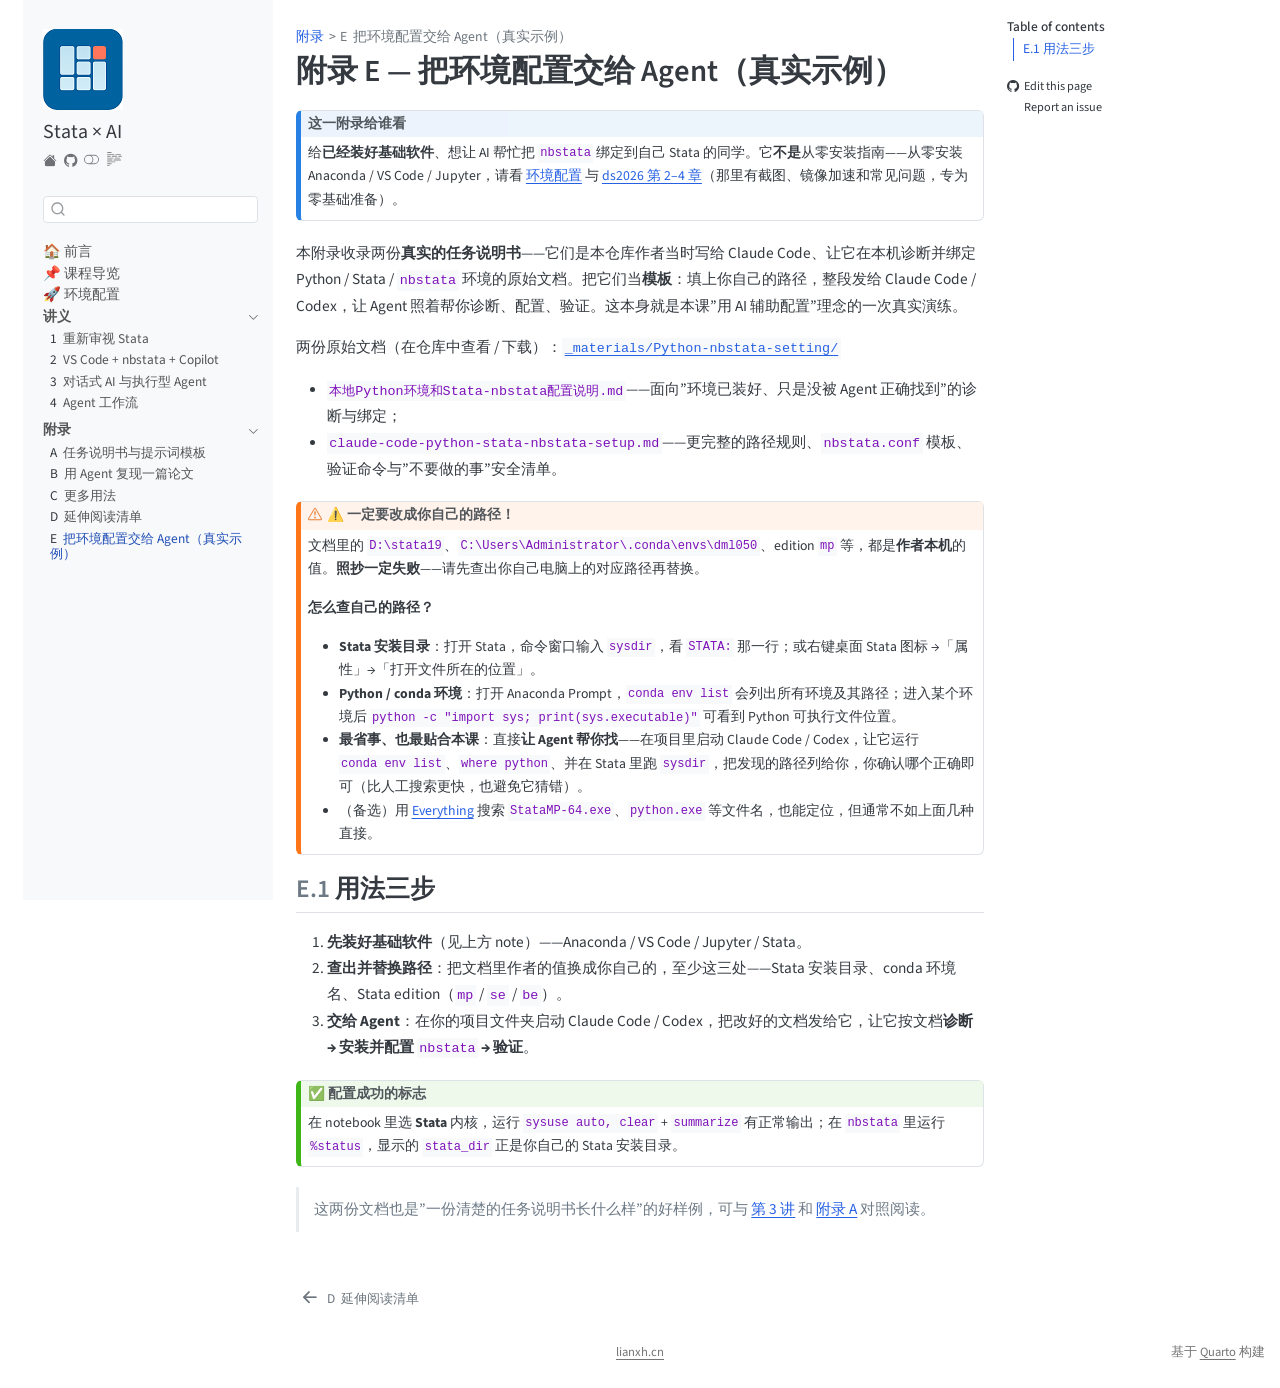
<file: docs/appendix/E_agent_env_setup.html>
<!DOCTYPE html>
<html xmlns="http://www.w3.org/1999/xhtml" lang="en" xml:lang="en"><head>

<meta charset="utf-8">
<meta name="generator" content="quarto-1.6.39">

<meta name="viewport" content="width=device-width, initial-scale=1.0, user-scalable=yes">


<title>附录 E — 把环境配置交给 Agent（真实示例） – Stata 简介与 AI 辅助实证</title>
<style>
code{white-space: pre-wrap;}
span.smallcaps{font-variant: small-caps;}
div.columns{display: flex; gap: min(4vw, 1.5em);}
div.column{flex: auto; overflow-x: auto;}
div.hanging-indent{margin-left: 1.5em; text-indent: -1.5em;}
ul.task-list{list-style: none;}
ul.task-list li input[type="checkbox"] {
  width: 0.8em;
  margin: 0 0.8em 0.2em -1em; /* quarto-specific, see https://github.com/quarto-dev/quarto-cli/issues/4556 */ 
  vertical-align: middle;
}
</style>


<script src="../site_libs/quarto-nav/quarto-nav.js"></script>
<script src="../site_libs/quarto-nav/headroom.min.js"></script>
<script src="../site_libs/clipboard/clipboard.min.js"></script>
<script src="../site_libs/quarto-search/autocomplete.umd.js"></script>
<script src="../site_libs/quarto-search/fuse.min.js"></script>
<script src="../site_libs/quarto-search/quarto-search.js"></script>
<meta name="quarto:offset" content="../">
<link href="../appendix/D_reading_list.html" rel="prev">
<link href="../images/book-logo.png" rel="icon" type="image/png">
<script src="../site_libs/quarto-html/quarto.js"></script>
<script src="../site_libs/quarto-html/popper.min.js"></script>
<script src="../site_libs/quarto-html/tippy.umd.min.js"></script>
<script src="../site_libs/quarto-html/anchor.min.js"></script>
<link href="../site_libs/quarto-html/tippy.css" rel="stylesheet">
<link href="../site_libs/quarto-html/quarto-syntax-highlighting-e8fb9d25728d58bfeac61b497e4a6629.css" rel="stylesheet" class="quarto-color-scheme" id="quarto-text-highlighting-styles">
<link href="../site_libs/quarto-html/quarto-syntax-highlighting-dark-57a92833092fd6dc0d7710b6bdfff9c5.css" rel="prefetch" class="quarto-color-scheme quarto-color-alternate" id="quarto-text-highlighting-styles">
<script src="../site_libs/bootstrap/bootstrap.min.js"></script>
<link href="../site_libs/bootstrap/bootstrap-icons.css" rel="stylesheet">
<link href="../site_libs/bootstrap/bootstrap-7ef202e96c563d31d9e5226e4d6cabf9.min.css" rel="stylesheet" append-hash="true" class="quarto-color-scheme" id="quarto-bootstrap" data-mode="light">
<link href="../site_libs/bootstrap/bootstrap-dark-490ba4e843cb1303a232ed0c676384f2.min.css" rel="prefetch" append-hash="true" class="quarto-color-scheme quarto-color-alternate" id="quarto-bootstrap" data-mode="dark">
<script id="quarto-search-options" type="application/json">{
  "location": "sidebar",
  "copy-button": false,
  "collapse-after": 3,
  "panel-placement": "start",
  "type": "textbox",
  "limit": 50,
  "keyboard-shortcut": [
    "f",
    "/",
    "s"
  ],
  "show-item-context": false,
  "language": {
    "search-no-results-text": "No results",
    "search-matching-documents-text": "matching documents",
    "search-copy-link-title": "Copy link to search",
    "search-hide-matches-text": "Hide additional matches",
    "search-more-match-text": "more match in this document",
    "search-more-matches-text": "more matches in this document",
    "search-clear-button-title": "Clear",
    "search-text-placeholder": "",
    "search-detached-cancel-button-title": "Cancel",
    "search-submit-button-title": "Submit",
    "search-label": "Search"
  }
}</script>


<link rel="stylesheet" href="../styles.css">
</head>

<body class="nav-sidebar floating">

<div id="quarto-search-results"></div>
  <header id="quarto-header" class="headroom fixed-top">
  <nav class="quarto-secondary-nav">
    <div class="container-fluid d-flex">
      <button type="button" class="quarto-btn-toggle btn" data-bs-toggle="collapse" role="button" data-bs-target=".quarto-sidebar-collapse-item" aria-controls="quarto-sidebar" aria-expanded="false" aria-label="Toggle sidebar navigation" onclick="if (window.quartoToggleHeadroom) { window.quartoToggleHeadroom(); }">
        <i class="bi bi-layout-text-sidebar-reverse"></i>
      </button>
        <nav class="quarto-page-breadcrumbs" aria-label="breadcrumb"><ol class="breadcrumb"><li class="breadcrumb-item"><a href="../appendix/A_prompt_templates.html">附录</a></li><li class="breadcrumb-item"><a href="../appendix/E_agent_env_setup.html"><span class="chapter-number">E</span>&nbsp; <span class="chapter-title">把环境配置交给 Agent（真实示例）</span></a></li></ol></nav>
        <a class="flex-grow-1" role="navigation" data-bs-toggle="collapse" data-bs-target=".quarto-sidebar-collapse-item" aria-controls="quarto-sidebar" aria-expanded="false" aria-label="Toggle sidebar navigation" onclick="if (window.quartoToggleHeadroom) { window.quartoToggleHeadroom(); }">      
        </a>
      <button type="button" class="btn quarto-search-button" aria-label="Search" onclick="window.quartoOpenSearch();">
        <i class="bi bi-search"></i>
      </button>
    </div>
  </nav>
</header>
<!-- content -->
<div id="quarto-content" class="quarto-container page-columns page-rows-contents page-layout-article">
<!-- sidebar -->
  <nav id="quarto-sidebar" class="sidebar collapse collapse-horizontal quarto-sidebar-collapse-item sidebar-navigation floating overflow-auto">
    <div class="pt-lg-2 mt-2 text-left sidebar-header sidebar-header-stacked">
      <a href="https://lianxhcn.github.io/stata-ai/" class="sidebar-logo-link">
      <img src="../images/book-logo.png" alt="" class="sidebar-logo py-0 d-lg-inline d-none">
      </a>
    <div class="sidebar-title mb-0 py-0">
      <a href="../">Stata × AI</a> 
        <div class="sidebar-tools-main tools-wide">
    <a href="https://www.lianxh.cn" title="" class="quarto-navigation-tool px-1" aria-label=""><i class="bi bi-house-fill"></i></a>
    <a href="https://github.com/lianxhcn/stata-ai" title="Source Code" class="quarto-navigation-tool px-1" aria-label="Source Code"><i class="bi bi-github"></i></a>
  <a href="" class="quarto-color-scheme-toggle quarto-navigation-tool  px-1" onclick="window.quartoToggleColorScheme(); return false;" title="Toggle dark mode"><i class="bi"></i></a>
  <a href="" class="quarto-reader-toggle quarto-navigation-tool px-1" onclick="window.quartoToggleReader(); return false;" title="Toggle reader mode">
  <div class="quarto-reader-toggle-btn">
  <i class="bi"></i>
  </div>
</a>
</div>
    </div>
      </div>
        <div class="mt-2 flex-shrink-0 align-items-center">
        <div class="sidebar-search">
        <div id="quarto-search" class="" title="Search"></div>
        </div>
        </div>
    <div class="sidebar-menu-container"> 
    <ul class="list-unstyled mt-1">
        <li class="sidebar-item">
  <div class="sidebar-item-container"> 
  <a href="../index.html" class="sidebar-item-text sidebar-link">
 <span class="menu-text">🏠 前言</span></a>
  </div>
</li>
        <li class="sidebar-item">
  <div class="sidebar-item-container"> 
  <a href="../outline.html" class="sidebar-item-text sidebar-link">
 <span class="menu-text">📌 课程导览</span></a>
  </div>
</li>
        <li class="sidebar-item">
  <div class="sidebar-item-container"> 
  <a href="../settings.html" class="sidebar-item-text sidebar-link">
 <span class="menu-text">🚀 环境配置</span></a>
  </div>
</li>
        <li class="sidebar-item sidebar-item-section">
      <div class="sidebar-item-container"> 
            <a class="sidebar-item-text sidebar-link text-start" data-bs-toggle="collapse" data-bs-target="#quarto-sidebar-section-1" role="navigation" aria-expanded="true">
 <span class="menu-text"><strong>讲义</strong></span></a>
          <a class="sidebar-item-toggle text-start" data-bs-toggle="collapse" data-bs-target="#quarto-sidebar-section-1" role="navigation" aria-expanded="true" aria-label="Toggle section">
            <i class="bi bi-chevron-right ms-2"></i>
          </a> 
      </div>
      <ul id="quarto-sidebar-section-1" class="collapse list-unstyled sidebar-section depth1 show">  
          <li class="sidebar-item">
  <div class="sidebar-item-container"> 
  <a href="../lectures/01_stata_basics.html" class="sidebar-item-text sidebar-link">
 <span class="menu-text"><span class="chapter-number">1</span>&nbsp; <span class="chapter-title">重新审视 Stata</span></span></a>
  </div>
</li>
          <li class="sidebar-item">
  <div class="sidebar-item-container"> 
  <a href="../lectures/02_vscode_nbstata.html" class="sidebar-item-text sidebar-link">
 <span class="menu-text"><span class="chapter-number">2</span>&nbsp; <span class="chapter-title">VS Code + nbstata + Copilot</span></span></a>
  </div>
</li>
          <li class="sidebar-item">
  <div class="sidebar-item-container"> 
  <a href="../lectures/03_ai_vs_agent.html" class="sidebar-item-text sidebar-link">
 <span class="menu-text"><span class="chapter-number">3</span>&nbsp; <span class="chapter-title">对话式 AI 与执行型 Agent</span></span></a>
  </div>
</li>
          <li class="sidebar-item">
  <div class="sidebar-item-container"> 
  <a href="../lectures/04_agent_workflow.html" class="sidebar-item-text sidebar-link">
 <span class="menu-text"><span class="chapter-number">4</span>&nbsp; <span class="chapter-title">Agent 工作流</span></span></a>
  </div>
</li>
      </ul>
  </li>
        <li class="sidebar-item sidebar-item-section">
      <div class="sidebar-item-container"> 
            <a class="sidebar-item-text sidebar-link text-start" data-bs-toggle="collapse" data-bs-target="#quarto-sidebar-section-2" role="navigation" aria-expanded="true">
 <span class="menu-text">附录</span></a>
          <a class="sidebar-item-toggle text-start" data-bs-toggle="collapse" data-bs-target="#quarto-sidebar-section-2" role="navigation" aria-expanded="true" aria-label="Toggle section">
            <i class="bi bi-chevron-right ms-2"></i>
          </a> 
      </div>
      <ul id="quarto-sidebar-section-2" class="collapse list-unstyled sidebar-section depth1 show">  
          <li class="sidebar-item">
  <div class="sidebar-item-container"> 
  <a href="../appendix/A_prompt_templates.html" class="sidebar-item-text sidebar-link">
 <span class="menu-text"><span class="chapter-number">A</span>&nbsp; <span class="chapter-title">任务说明书与提示词模板</span></span></a>
  </div>
</li>
          <li class="sidebar-item">
  <div class="sidebar-item-container"> 
  <a href="../appendix/B_replication.html" class="sidebar-item-text sidebar-link">
 <span class="menu-text"><span class="chapter-number">B</span>&nbsp; <span class="chapter-title">用 Agent 复现一篇论文</span></span></a>
  </div>
</li>
          <li class="sidebar-item">
  <div class="sidebar-item-container"> 
  <a href="../appendix/C_more_usage.html" class="sidebar-item-text sidebar-link">
 <span class="menu-text"><span class="chapter-number">C</span>&nbsp; <span class="chapter-title">更多用法</span></span></a>
  </div>
</li>
          <li class="sidebar-item">
  <div class="sidebar-item-container"> 
  <a href="../appendix/D_reading_list.html" class="sidebar-item-text sidebar-link">
 <span class="menu-text"><span class="chapter-number">D</span>&nbsp; <span class="chapter-title">延伸阅读清单</span></span></a>
  </div>
</li>
          <li class="sidebar-item">
  <div class="sidebar-item-container"> 
  <a href="../appendix/E_agent_env_setup.html" class="sidebar-item-text sidebar-link active">
 <span class="menu-text"><span class="chapter-number">E</span>&nbsp; <span class="chapter-title">把环境配置交给 Agent（真实示例）</span></span></a>
  </div>
</li>
      </ul>
  </li>
    </ul>
    </div>
</nav>
<div id="quarto-sidebar-glass" class="quarto-sidebar-collapse-item" data-bs-toggle="collapse" data-bs-target=".quarto-sidebar-collapse-item"></div>
<!-- margin-sidebar -->
    <div id="quarto-margin-sidebar" class="sidebar margin-sidebar">
        <nav id="TOC" role="doc-toc" class="toc-active">
    <h2 id="toc-title">Table of contents</h2>
   
  <ul>
  <li><a href="#用法三步" id="toc-用法三步" class="nav-link active" data-scroll-target="#用法三步"><span class="header-section-number">E.1</span> 用法三步</a></li>
  </ul>
<div class="toc-actions"><ul><li><a href="https://github.com/lianxhcn/stata-ai/edit/main/appendix/E_agent_env_setup.qmd" class="toc-action"><i class="bi bi-github"></i>Edit this page</a></li><li><a href="https://github.com/lianxhcn/stata-ai/issues/new" class="toc-action"><i class="bi empty"></i>Report an issue</a></li></ul></div></nav>
    </div>
<!-- main -->
<main class="content" id="quarto-document-content">

<header id="title-block-header" class="quarto-title-block default"><nav class="quarto-page-breadcrumbs quarto-title-breadcrumbs d-none d-lg-block" aria-label="breadcrumb"><ol class="breadcrumb"><li class="breadcrumb-item"><a href="../appendix/A_prompt_templates.html">附录</a></li><li class="breadcrumb-item"><a href="../appendix/E_agent_env_setup.html"><span class="chapter-number">E</span>&nbsp; <span class="chapter-title">把环境配置交给 Agent（真实示例）</span></a></li></ol></nav>
<div class="quarto-title">
<h1 class="title">附录 E — 把环境配置交给 Agent（真实示例）</h1>
</div>



<div class="quarto-title-meta">

    
  
    
  </div>
  


</header>


<div class="callout callout-style-default callout-note no-icon callout-titled">
<div class="callout-header d-flex align-content-center">
<div class="callout-icon-container">
<i class="callout-icon no-icon"></i>
</div>
<div class="callout-title-container flex-fill">
这一附录给谁看
</div>
</div>
<div class="callout-body-container callout-body">
<p>给<strong>已经装好基础软件</strong>、想让 AI 帮忙把 <code>nbstata</code> 绑定到自己 Stata 的同学。它<strong>不是</strong>从零安装指南——从零安装 Anaconda / VS Code / Jupyter，请看 <a href="../settings.html">环境配置</a> 与 <a href="https://lianxhcn.github.io/ds2026/">ds2026 第 2–4 章</a>（那里有截图、镜像加速和常见问题，专为零基础准备）。</p>
</div>
</div>
<p>本附录收录两份<strong>真实的任务说明书</strong>——它们是本仓库作者当时写给 Claude Code、让它在本机诊断并绑定 Python / Stata / <code>nbstata</code> 环境的原始文档。把它们当<strong>模板</strong>：填上你自己的路径，整段发给 Claude Code / Codex，让 Agent 照着帮你诊断、配置、验证。这本身就是本课”用 AI 辅助配置”理念的一次真实演练。</p>
<p>两份原始文档（在仓库中查看 / 下载）：<a href="https://github.com/lianxhcn/stata-ai/tree/main/_materials/Python-nbstata-setting"><code>_materials/Python-nbstata-setting/</code></a></p>
<ul>
<li><code>本地Python环境和Stata-nbstata配置说明.md</code>——面向”环境已装好、只是没被 Agent 正确找到”的诊断与绑定；</li>
<li><code>claude-code-python-stata-nbstata-setup.md</code>——更完整的路径规则、<code>nbstata.conf</code> 模板、验证命令与”不要做的事”安全清单。</li>
</ul>
<div class="callout callout-style-default callout-warning callout-titled">
<div class="callout-header d-flex align-content-center">
<div class="callout-icon-container">
<i class="callout-icon"></i>
</div>
<div class="callout-title-container flex-fill">
⚠️ 一定要改成你自己的路径！
</div>
</div>
<div class="callout-body-container callout-body">
<p>文档里的 <code>D:\stata19</code>、<code>C:\Users\Administrator\.conda\envs\dml050</code>、edition <code>mp</code> 等，都是<strong>作者本机</strong>的值。<strong>照抄一定失败</strong>——请先查出你自己电脑上的对应路径再替换。</p>
<p><strong>怎么查自己的路径？</strong></p>
<ul>
<li><strong>Stata 安装目录</strong>：打开 Stata，命令窗口输入 <code>sysdir</code>，看 <code>STATA:</code> 那一行；或右键桌面 Stata 图标 →「属性」→「打开文件所在的位置」。</li>
<li><strong>Python / conda 环境</strong>：打开 Anaconda Prompt，<code>conda env list</code> 会列出所有环境及其路径；进入某个环境后 <code>python -c "import sys; print(sys.executable)"</code> 可看到 Python 可执行文件位置。</li>
<li><strong>最省事、也最贴合本课</strong>：直接<strong>让 Agent 帮你找</strong>——在项目里启动 Claude Code / Codex，让它运行 <code>conda env list</code>、<code>where python</code>、并在 Stata 里跑 <code>sysdir</code>，把发现的路径列给你，你确认哪个正确即可（比人工搜索更快，也避免它猜错）。</li>
<li>（备选）用 <a href="https://www.voidtools.com/">Everything</a> 搜索 <code>StataMP-64.exe</code>、<code>python.exe</code> 等文件名，也能定位，但通常不如上面几种直接。</li>
</ul>
</div>
</div>
<section id="用法三步" class="level2" data-number="E.1">
<h2 data-number="E.1" class="anchored" data-anchor-id="用法三步"><span class="header-section-number">E.1</span> 用法三步</h2>
<ol type="1">
<li><strong>先装好基础软件</strong>（见上方 note）——Anaconda / VS Code / Jupyter / Stata。</li>
<li><strong>查出并替换路径</strong>：把文档里作者的值换成你自己的，至少这三处——Stata 安装目录、conda 环境名、Stata edition（<code>mp</code> / <code>se</code> / <code>be</code>）。</li>
<li><strong>交给 Agent</strong>：在你的项目文件夹启动 Claude Code / Codex，把改好的文档发给它，让它按文档<strong>诊断 → 安装并配置 <code>nbstata</code> → 验证</strong>。</li>
</ol>
<div class="callout callout-style-default callout-tip no-icon callout-titled">
<div class="callout-header d-flex align-content-center">
<div class="callout-icon-container">
<i class="callout-icon no-icon"></i>
</div>
<div class="callout-title-container flex-fill">
✅ 配置成功的标志
</div>
</div>
<div class="callout-body-container callout-body">
<p>在 notebook 里选 <strong>Stata</strong> 内核，运行 <code>sysuse auto, clear</code> + <code>summarize</code> 有正常输出；在 <code>nbstata</code> 里运行 <code>%status</code>，显示的 <code>stata_dir</code> 正是你自己的 Stata 安装目录。</p>
</div>
</div>
<blockquote class="blockquote">
<p>这两份文档也是”一份清楚的任务说明书长什么样”的好样例，可与 <a href="../lectures/03_ai_vs_agent.html">第 3 讲</a> 和 <a href="../appendix/A_prompt_templates.html">附录 A</a> 对照阅读。</p>
</blockquote>


</section>

</main> <!-- /main -->
<script id="quarto-html-after-body" type="application/javascript">
window.document.addEventListener("DOMContentLoaded", function (event) {
  const toggleBodyColorMode = (bsSheetEl) => {
    const mode = bsSheetEl.getAttribute("data-mode");
    const bodyEl = window.document.querySelector("body");
    if (mode === "dark") {
      bodyEl.classList.add("quarto-dark");
      bodyEl.classList.remove("quarto-light");
    } else {
      bodyEl.classList.add("quarto-light");
      bodyEl.classList.remove("quarto-dark");
    }
  }
  const toggleBodyColorPrimary = () => {
    const bsSheetEl = window.document.querySelector("link#quarto-bootstrap");
    if (bsSheetEl) {
      toggleBodyColorMode(bsSheetEl);
    }
  }
  toggleBodyColorPrimary();  
  const disableStylesheet = (stylesheets) => {
    for (let i=0; i < stylesheets.length; i++) {
      const stylesheet = stylesheets[i];
      stylesheet.rel = 'prefetch';
    }
  }
  const enableStylesheet = (stylesheets) => {
    for (let i=0; i < stylesheets.length; i++) {
      const stylesheet = stylesheets[i];
      stylesheet.rel = 'stylesheet';
    }
  }
  const manageTransitions = (selector, allowTransitions) => {
    const els = window.document.querySelectorAll(selector);
    for (let i=0; i < els.length; i++) {
      const el = els[i];
      if (allowTransitions) {
        el.classList.remove('notransition');
      } else {
        el.classList.add('notransition');
      }
    }
  }
  const toggleGiscusIfUsed = (isAlternate, darkModeDefault) => {
    const baseTheme = document.querySelector('#giscus-base-theme')?.value ?? 'light';
    const alternateTheme = document.querySelector('#giscus-alt-theme')?.value ?? 'dark';
    let newTheme = '';
    if(darkModeDefault) {
      newTheme = isAlternate ? baseTheme : alternateTheme;
    } else {
      newTheme = isAlternate ? alternateTheme : baseTheme;
    }
    const changeGiscusTheme = () => {
      // From: https://github.com/giscus/giscus/issues/336
      const sendMessage = (message) => {
        const iframe = document.querySelector('iframe.giscus-frame');
        if (!iframe) return;
        iframe.contentWindow.postMessage({ giscus: message }, 'https://giscus.app');
      }
      sendMessage({
        setConfig: {
          theme: newTheme
        }
      });
    }
    const isGiscussLoaded = window.document.querySelector('iframe.giscus-frame') !== null;
    if (isGiscussLoaded) {
      changeGiscusTheme();
    }
  }
  const toggleColorMode = (alternate) => {
    // Switch the stylesheets
    const alternateStylesheets = window.document.querySelectorAll('link.quarto-color-scheme.quarto-color-alternate');
    manageTransitions('#quarto-margin-sidebar .nav-link', false);
    if (alternate) {
      enableStylesheet(alternateStylesheets);
      for (const sheetNode of alternateStylesheets) {
        if (sheetNode.id === "quarto-bootstrap") {
          toggleBodyColorMode(sheetNode);
        }
      }
    } else {
      disableStylesheet(alternateStylesheets);
      toggleBodyColorPrimary();
    }
    manageTransitions('#quarto-margin-sidebar .nav-link', true);
    // Switch the toggles
    const toggles = window.document.querySelectorAll('.quarto-color-scheme-toggle');
    for (let i=0; i < toggles.length; i++) {
      const toggle = toggles[i];
      if (toggle) {
        if (alternate) {
          toggle.classList.add("alternate");     
        } else {
          toggle.classList.remove("alternate");
        }
      }
    }
    // Hack to workaround the fact that safari doesn't
    // properly recolor the scrollbar when toggling (#1455)
    if (navigator.userAgent.indexOf('Safari') > 0 && navigator.userAgent.indexOf('Chrome') == -1) {
      manageTransitions("body", false);
      window.scrollTo(0, 1);
      setTimeout(() => {
        window.scrollTo(0, 0);
        manageTransitions("body", true);
      }, 40);  
    }
  }
  const isFileUrl = () => { 
    return window.location.protocol === 'file:';
  }
  const hasAlternateSentinel = () => {  
    let styleSentinel = getColorSchemeSentinel();
    if (styleSentinel !== null) {
      return styleSentinel === "alternate";
    } else {
      return false;
    }
  }
  const setStyleSentinel = (alternate) => {
    const value = alternate ? "alternate" : "default";
    if (!isFileUrl()) {
      window.localStorage.setItem("quarto-color-scheme", value);
    } else {
      localAlternateSentinel = value;
    }
  }
  const getColorSchemeSentinel = () => {
    if (!isFileUrl()) {
      const storageValue = window.localStorage.getItem("quarto-color-scheme");
      return storageValue != null ? storageValue : localAlternateSentinel;
    } else {
      return localAlternateSentinel;
    }
  }
  const darkModeDefault = false;
  let localAlternateSentinel = darkModeDefault ? 'alternate' : 'default';
  // Dark / light mode switch
  window.quartoToggleColorScheme = () => {
    // Read the current dark / light value 
    let toAlternate = !hasAlternateSentinel();
    toggleColorMode(toAlternate);
    setStyleSentinel(toAlternate);
    toggleGiscusIfUsed(toAlternate, darkModeDefault);
  };
  // Ensure there is a toggle, if there isn't float one in the top right
  if (window.document.querySelector('.quarto-color-scheme-toggle') === null) {
    const a = window.document.createElement('a');
    a.classList.add('top-right');
    a.classList.add('quarto-color-scheme-toggle');
    a.href = "";
    a.onclick = function() { try { window.quartoToggleColorScheme(); } catch {} return false; };
    const i = window.document.createElement("i");
    i.classList.add('bi');
    a.appendChild(i);
    window.document.body.appendChild(a);
  }
  // Switch to dark mode if need be
  if (hasAlternateSentinel()) {
    toggleColorMode(true);
  } else {
    toggleColorMode(false);
  }
  const icon = "";
  const anchorJS = new window.AnchorJS();
  anchorJS.options = {
    placement: 'right',
    icon: icon
  };
  anchorJS.add('.anchored');
  const isCodeAnnotation = (el) => {
    for (const clz of el.classList) {
      if (clz.startsWith('code-annotation-')) {                     
        return true;
      }
    }
    return false;
  }
  const onCopySuccess = function(e) {
    // button target
    const button = e.trigger;
    // don't keep focus
    button.blur();
    // flash "checked"
    button.classList.add('code-copy-button-checked');
    var currentTitle = button.getAttribute("title");
    button.setAttribute("title", "Copied!");
    let tooltip;
    if (window.bootstrap) {
      button.setAttribute("data-bs-toggle", "tooltip");
      button.setAttribute("data-bs-placement", "left");
      button.setAttribute("data-bs-title", "Copied!");
      tooltip = new bootstrap.Tooltip(button, 
        { trigger: "manual", 
          customClass: "code-copy-button-tooltip",
          offset: [0, -8]});
      tooltip.show();    
    }
    setTimeout(function() {
      if (tooltip) {
        tooltip.hide();
        button.removeAttribute("data-bs-title");
        button.removeAttribute("data-bs-toggle");
        button.removeAttribute("data-bs-placement");
      }
      button.setAttribute("title", currentTitle);
      button.classList.remove('code-copy-button-checked');
    }, 1000);
    // clear code selection
    e.clearSelection();
  }
  const getTextToCopy = function(trigger) {
      const codeEl = trigger.previousElementSibling.cloneNode(true);
      for (const childEl of codeEl.children) {
        if (isCodeAnnotation(childEl)) {
          childEl.remove();
        }
      }
      return codeEl.innerText;
  }
  const clipboard = new window.ClipboardJS('.code-copy-button:not([data-in-quarto-modal])', {
    text: getTextToCopy
  });
  clipboard.on('success', onCopySuccess);
  if (window.document.getElementById('quarto-embedded-source-code-modal')) {
    const clipboardModal = new window.ClipboardJS('.code-copy-button[data-in-quarto-modal]', {
      text: getTextToCopy,
      container: window.document.getElementById('quarto-embedded-source-code-modal')
    });
    clipboardModal.on('success', onCopySuccess);
  }
    var localhostRegex = new RegExp(/^(?:http|https):\/\/localhost\:?[0-9]*\//);
    var mailtoRegex = new RegExp(/^mailto:/);
      var filterRegex = new RegExp("https:\/\/lianxhcn\.github\.io\/stata-ai\/");
    var isInternal = (href) => {
        return filterRegex.test(href) || localhostRegex.test(href) || mailtoRegex.test(href);
    }
    // Inspect non-navigation links and adorn them if external
 	var links = window.document.querySelectorAll('a[href]:not(.nav-link):not(.navbar-brand):not(.toc-action):not(.sidebar-link):not(.sidebar-item-toggle):not(.pagination-link):not(.no-external):not([aria-hidden]):not(.dropdown-item):not(.quarto-navigation-tool):not(.about-link)');
    for (var i=0; i<links.length; i++) {
      const link = links[i];
      if (!isInternal(link.href)) {
        // undo the damage that might have been done by quarto-nav.js in the case of
        // links that we want to consider external
        if (link.dataset.originalHref !== undefined) {
          link.href = link.dataset.originalHref;
        }
          // target, if specified
          link.setAttribute("target", "_blank");
          if (link.getAttribute("rel") === null) {
            link.setAttribute("rel", "noopener");
          }
      }
    }
  function tippyHover(el, contentFn, onTriggerFn, onUntriggerFn) {
    const config = {
      allowHTML: true,
      maxWidth: 500,
      delay: 100,
      arrow: false,
      appendTo: function(el) {
          return el.parentElement;
      },
      interactive: true,
      interactiveBorder: 10,
      theme: 'quarto',
      placement: 'bottom-start',
    };
    if (contentFn) {
      config.content = contentFn;
    }
    if (onTriggerFn) {
      config.onTrigger = onTriggerFn;
    }
    if (onUntriggerFn) {
      config.onUntrigger = onUntriggerFn;
    }
    window.tippy(el, config); 
  }
  const noterefs = window.document.querySelectorAll('a[role="doc-noteref"]');
  for (var i=0; i<noterefs.length; i++) {
    const ref = noterefs[i];
    tippyHover(ref, function() {
      // use id or data attribute instead here
      let href = ref.getAttribute('data-footnote-href') || ref.getAttribute('href');
      try { href = new URL(href).hash; } catch {}
      const id = href.replace(/^#\/?/, "");
      const note = window.document.getElementById(id);
      if (note) {
        return note.innerHTML;
      } else {
        return "";
      }
    });
  }
  const xrefs = window.document.querySelectorAll('a.quarto-xref');
  const processXRef = (id, note) => {
    // Strip column container classes
    const stripColumnClz = (el) => {
      el.classList.remove("page-full", "page-columns");
      if (el.children) {
        for (const child of el.children) {
          stripColumnClz(child);
        }
      }
    }
    stripColumnClz(note)
    if (id === null || id.startsWith('sec-')) {
      // Special case sections, only their first couple elements
      const container = document.createElement("div");
      if (note.children && note.children.length > 2) {
        container.appendChild(note.children[0].cloneNode(true));
        for (let i = 1; i < note.children.length; i++) {
          const child = note.children[i];
          if (child.tagName === "P" && child.innerText === "") {
            continue;
          } else {
            container.appendChild(child.cloneNode(true));
            break;
          }
        }
        if (window.Quarto?.typesetMath) {
          window.Quarto.typesetMath(container);
        }
        return container.innerHTML
      } else {
        if (window.Quarto?.typesetMath) {
          window.Quarto.typesetMath(note);
        }
        return note.innerHTML;
      }
    } else {
      // Remove any anchor links if they are present
      const anchorLink = note.querySelector('a.anchorjs-link');
      if (anchorLink) {
        anchorLink.remove();
      }
      if (window.Quarto?.typesetMath) {
        window.Quarto.typesetMath(note);
      }
      if (note.classList.contains("callout")) {
        return note.outerHTML;
      } else {
        return note.innerHTML;
      }
    }
  }
  for (var i=0; i<xrefs.length; i++) {
    const xref = xrefs[i];
    tippyHover(xref, undefined, function(instance) {
      instance.disable();
      let url = xref.getAttribute('href');
      let hash = undefined; 
      if (url.startsWith('#')) {
        hash = url;
      } else {
        try { hash = new URL(url).hash; } catch {}
      }
      if (hash) {
        const id = hash.replace(/^#\/?/, "");
        const note = window.document.getElementById(id);
        if (note !== null) {
          try {
            const html = processXRef(id, note.cloneNode(true));
            instance.setContent(html);
          } finally {
            instance.enable();
            instance.show();
          }
        } else {
          // See if we can fetch this
          fetch(url.split('#')[0])
          .then(res => res.text())
          .then(html => {
            const parser = new DOMParser();
            const htmlDoc = parser.parseFromString(html, "text/html");
            const note = htmlDoc.getElementById(id);
            if (note !== null) {
              const html = processXRef(id, note);
              instance.setContent(html);
            } 
          }).finally(() => {
            instance.enable();
            instance.show();
          });
        }
      } else {
        // See if we can fetch a full url (with no hash to target)
        // This is a special case and we should probably do some content thinning / targeting
        fetch(url)
        .then(res => res.text())
        .then(html => {
          const parser = new DOMParser();
          const htmlDoc = parser.parseFromString(html, "text/html");
          const note = htmlDoc.querySelector('main.content');
          if (note !== null) {
            // This should only happen for chapter cross references
            // (since there is no id in the URL)
            // remove the first header
            if (note.children.length > 0 && note.children[0].tagName === "HEADER") {
              note.children[0].remove();
            }
            const html = processXRef(null, note);
            instance.setContent(html);
          } 
        }).finally(() => {
          instance.enable();
          instance.show();
        });
      }
    }, function(instance) {
    });
  }
      let selectedAnnoteEl;
      const selectorForAnnotation = ( cell, annotation) => {
        let cellAttr = 'data-code-cell="' + cell + '"';
        let lineAttr = 'data-code-annotation="' +  annotation + '"';
        const selector = 'span[' + cellAttr + '][' + lineAttr + ']';
        return selector;
      }
      const selectCodeLines = (annoteEl) => {
        const doc = window.document;
        const targetCell = annoteEl.getAttribute("data-target-cell");
        const targetAnnotation = annoteEl.getAttribute("data-target-annotation");
        const annoteSpan = window.document.querySelector(selectorForAnnotation(targetCell, targetAnnotation));
        const lines = annoteSpan.getAttribute("data-code-lines").split(",");
        const lineIds = lines.map((line) => {
          return targetCell + "-" + line;
        })
        let top = null;
        let height = null;
        let parent = null;
        if (lineIds.length > 0) {
            //compute the position of the single el (top and bottom and make a div)
            const el = window.document.getElementById(lineIds[0]);
            top = el.offsetTop;
            height = el.offsetHeight;
            parent = el.parentElement.parentElement;
          if (lineIds.length > 1) {
            const lastEl = window.document.getElementById(lineIds[lineIds.length - 1]);
            const bottom = lastEl.offsetTop + lastEl.offsetHeight;
            height = bottom - top;
          }
          if (top !== null && height !== null && parent !== null) {
            // cook up a div (if necessary) and position it 
            let div = window.document.getElementById("code-annotation-line-highlight");
            if (div === null) {
              div = window.document.createElement("div");
              div.setAttribute("id", "code-annotation-line-highlight");
              div.style.position = 'absolute';
              parent.appendChild(div);
            }
            div.style.top = top - 2 + "px";
            div.style.height = height + 4 + "px";
            div.style.left = 0;
            let gutterDiv = window.document.getElementById("code-annotation-line-highlight-gutter");
            if (gutterDiv === null) {
              gutterDiv = window.document.createElement("div");
              gutterDiv.setAttribute("id", "code-annotation-line-highlight-gutter");
              gutterDiv.style.position = 'absolute';
              const codeCell = window.document.getElementById(targetCell);
              const gutter = codeCell.querySelector('.code-annotation-gutter');
              gutter.appendChild(gutterDiv);
            }
            gutterDiv.style.top = top - 2 + "px";
            gutterDiv.style.height = height + 4 + "px";
          }
          selectedAnnoteEl = annoteEl;
        }
      };
      const unselectCodeLines = () => {
        const elementsIds = ["code-annotation-line-highlight", "code-annotation-line-highlight-gutter"];
        elementsIds.forEach((elId) => {
          const div = window.document.getElementById(elId);
          if (div) {
            div.remove();
          }
        });
        selectedAnnoteEl = undefined;
      };
        // Handle positioning of the toggle
    window.addEventListener(
      "resize",
      throttle(() => {
        elRect = undefined;
        if (selectedAnnoteEl) {
          selectCodeLines(selectedAnnoteEl);
        }
      }, 10)
    );
    function throttle(fn, ms) {
    let throttle = false;
    let timer;
      return (...args) => {
        if(!throttle) { // first call gets through
            fn.apply(this, args);
            throttle = true;
        } else { // all the others get throttled
            if(timer) clearTimeout(timer); // cancel #2
            timer = setTimeout(() => {
              fn.apply(this, args);
              timer = throttle = false;
            }, ms);
        }
      };
    }
      // Attach click handler to the DT
      const annoteDls = window.document.querySelectorAll('dt[data-target-cell]');
      for (const annoteDlNode of annoteDls) {
        annoteDlNode.addEventListener('click', (event) => {
          const clickedEl = event.target;
          if (clickedEl !== selectedAnnoteEl) {
            unselectCodeLines();
            const activeEl = window.document.querySelector('dt[data-target-cell].code-annotation-active');
            if (activeEl) {
              activeEl.classList.remove('code-annotation-active');
            }
            selectCodeLines(clickedEl);
            clickedEl.classList.add('code-annotation-active');
          } else {
            // Unselect the line
            unselectCodeLines();
            clickedEl.classList.remove('code-annotation-active');
          }
        });
      }
  const findCites = (el) => {
    const parentEl = el.parentElement;
    if (parentEl) {
      const cites = parentEl.dataset.cites;
      if (cites) {
        return {
          el,
          cites: cites.split(' ')
        };
      } else {
        return findCites(el.parentElement)
      }
    } else {
      return undefined;
    }
  };
  var bibliorefs = window.document.querySelectorAll('a[role="doc-biblioref"]');
  for (var i=0; i<bibliorefs.length; i++) {
    const ref = bibliorefs[i];
    const citeInfo = findCites(ref);
    if (citeInfo) {
      tippyHover(citeInfo.el, function() {
        var popup = window.document.createElement('div');
        citeInfo.cites.forEach(function(cite) {
          var citeDiv = window.document.createElement('div');
          citeDiv.classList.add('hanging-indent');
          citeDiv.classList.add('csl-entry');
          var biblioDiv = window.document.getElementById('ref-' + cite);
          if (biblioDiv) {
            citeDiv.innerHTML = biblioDiv.innerHTML;
          }
          popup.appendChild(citeDiv);
        });
        return popup.innerHTML;
      });
    }
  }
});
</script>
<nav class="page-navigation">
  <div class="nav-page nav-page-previous">
      <a href="../appendix/D_reading_list.html" class="pagination-link" aria-label="延伸阅读清单">
        <i class="bi bi-arrow-left-short"></i> <span class="nav-page-text"><span class="chapter-number">D</span>&nbsp; <span class="chapter-title">延伸阅读清单</span></span>
      </a>          
  </div>
  <div class="nav-page nav-page-next">
  </div>
</nav>
</div> <!-- /content -->
<footer class="footer">
  <div class="nav-footer">
    <div class="nav-footer-left">
      &nbsp;
    </div>   
    <div class="nav-footer-center">
<p><a href="https://www.lianxh.cn">lianxh.cn</a></p>
<div class="toc-actions d-sm-block d-md-none"><ul><li><a href="https://github.com/lianxhcn/stata-ai/edit/main/appendix/E_agent_env_setup.qmd" class="toc-action"><i class="bi bi-github"></i>Edit this page</a></li><li><a href="https://github.com/lianxhcn/stata-ai/issues/new" class="toc-action"><i class="bi empty"></i>Report an issue</a></li></ul></div></div>
    <div class="nav-footer-right">
<p>基于 <a href="https://quarto.org/">Quarto</a> 构建</p>
</div>
  </div>
</footer>




</body></html>
</file>
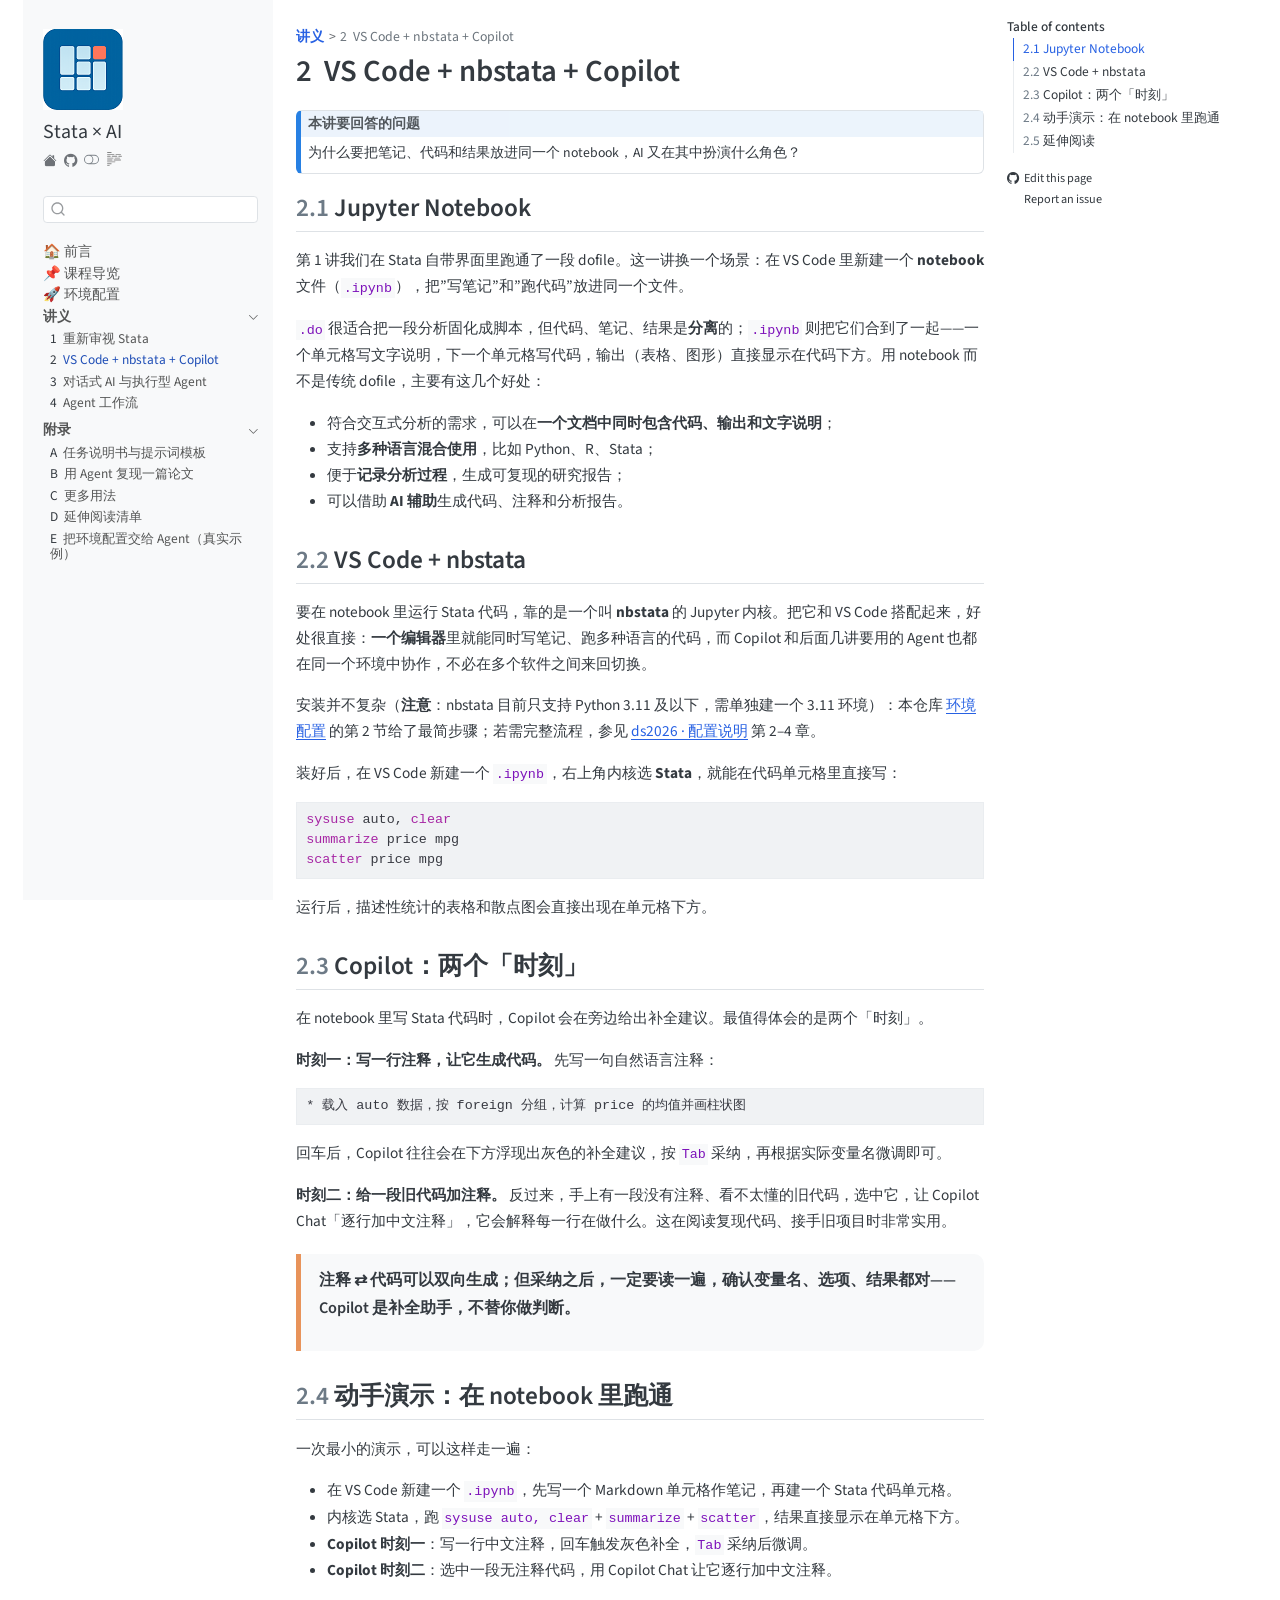
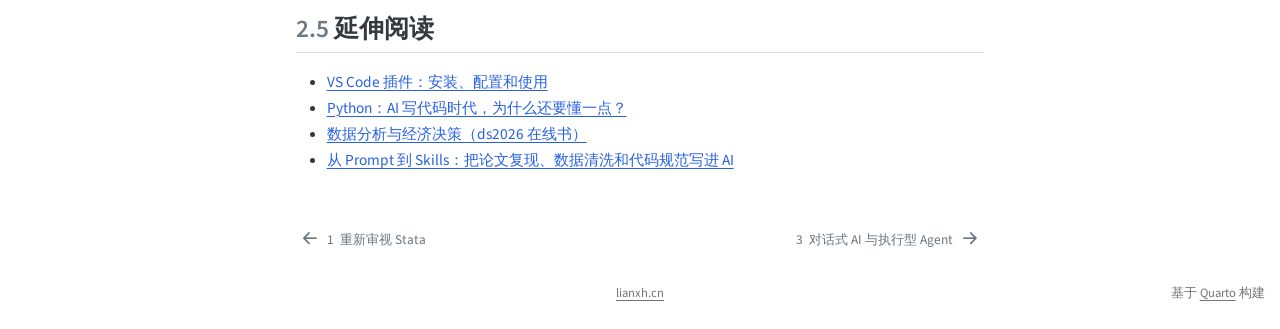
<file: docs/lectures/02_vscode_nbstata.html>
<!DOCTYPE html>
<html xmlns="http://www.w3.org/1999/xhtml" lang="en" xml:lang="en"><head>

<meta charset="utf-8">
<meta name="generator" content="quarto-1.6.39">

<meta name="viewport" content="width=device-width, initial-scale=1.0, user-scalable=yes">


<title>2&nbsp; VS Code + nbstata + Copilot – Stata 简介与 AI 辅助实证</title>
<style>
code{white-space: pre-wrap;}
span.smallcaps{font-variant: small-caps;}
div.columns{display: flex; gap: min(4vw, 1.5em);}
div.column{flex: auto; overflow-x: auto;}
div.hanging-indent{margin-left: 1.5em; text-indent: -1.5em;}
ul.task-list{list-style: none;}
ul.task-list li input[type="checkbox"] {
  width: 0.8em;
  margin: 0 0.8em 0.2em -1em; /* quarto-specific, see https://github.com/quarto-dev/quarto-cli/issues/4556 */ 
  vertical-align: middle;
}
/* CSS for syntax highlighting */
pre > code.sourceCode { white-space: pre; position: relative; }
pre > code.sourceCode > span { line-height: 1.25; }
pre > code.sourceCode > span:empty { height: 1.2em; }
.sourceCode { overflow: visible; }
code.sourceCode > span { color: inherit; text-decoration: inherit; }
div.sourceCode { margin: 1em 0; }
pre.sourceCode { margin: 0; }
@media screen {
div.sourceCode { overflow: auto; }
}
@media print {
pre > code.sourceCode { white-space: pre-wrap; }
pre > code.sourceCode > span { display: inline-block; text-indent: -5em; padding-left: 5em; }
}
pre.numberSource code
  { counter-reset: source-line 0; }
pre.numberSource code > span
  { position: relative; left: -4em; counter-increment: source-line; }
pre.numberSource code > span > a:first-child::before
  { content: counter(source-line);
    position: relative; left: -1em; text-align: right; vertical-align: baseline;
    border: none; display: inline-block;
    -webkit-touch-callout: none; -webkit-user-select: none;
    -khtml-user-select: none; -moz-user-select: none;
    -ms-user-select: none; user-select: none;
    padding: 0 4px; width: 4em;
  }
pre.numberSource { margin-left: 3em;  padding-left: 4px; }
div.sourceCode
  {   }
@media screen {
pre > code.sourceCode > span > a:first-child::before { text-decoration: underline; }
}
</style>


<script src="../site_libs/quarto-nav/quarto-nav.js"></script>
<script src="../site_libs/quarto-nav/headroom.min.js"></script>
<script src="../site_libs/clipboard/clipboard.min.js"></script>
<script src="../site_libs/quarto-search/autocomplete.umd.js"></script>
<script src="../site_libs/quarto-search/fuse.min.js"></script>
<script src="../site_libs/quarto-search/quarto-search.js"></script>
<meta name="quarto:offset" content="../">
<link href="../lectures/03_ai_vs_agent.html" rel="next">
<link href="../lectures/01_stata_basics.html" rel="prev">
<link href="../images/book-logo.png" rel="icon" type="image/png">
<script src="../site_libs/quarto-html/quarto.js"></script>
<script src="../site_libs/quarto-html/popper.min.js"></script>
<script src="../site_libs/quarto-html/tippy.umd.min.js"></script>
<script src="../site_libs/quarto-html/anchor.min.js"></script>
<link href="../site_libs/quarto-html/tippy.css" rel="stylesheet">
<link href="../site_libs/quarto-html/quarto-syntax-highlighting-e8fb9d25728d58bfeac61b497e4a6629.css" rel="stylesheet" class="quarto-color-scheme" id="quarto-text-highlighting-styles">
<link href="../site_libs/quarto-html/quarto-syntax-highlighting-dark-57a92833092fd6dc0d7710b6bdfff9c5.css" rel="prefetch" class="quarto-color-scheme quarto-color-alternate" id="quarto-text-highlighting-styles">
<script src="../site_libs/bootstrap/bootstrap.min.js"></script>
<link href="../site_libs/bootstrap/bootstrap-icons.css" rel="stylesheet">
<link href="../site_libs/bootstrap/bootstrap-7ef202e96c563d31d9e5226e4d6cabf9.min.css" rel="stylesheet" append-hash="true" class="quarto-color-scheme" id="quarto-bootstrap" data-mode="light">
<link href="../site_libs/bootstrap/bootstrap-dark-490ba4e843cb1303a232ed0c676384f2.min.css" rel="prefetch" append-hash="true" class="quarto-color-scheme quarto-color-alternate" id="quarto-bootstrap" data-mode="dark">
<script id="quarto-search-options" type="application/json">{
  "location": "sidebar",
  "copy-button": false,
  "collapse-after": 3,
  "panel-placement": "start",
  "type": "textbox",
  "limit": 50,
  "keyboard-shortcut": [
    "f",
    "/",
    "s"
  ],
  "show-item-context": false,
  "language": {
    "search-no-results-text": "No results",
    "search-matching-documents-text": "matching documents",
    "search-copy-link-title": "Copy link to search",
    "search-hide-matches-text": "Hide additional matches",
    "search-more-match-text": "more match in this document",
    "search-more-matches-text": "more matches in this document",
    "search-clear-button-title": "Clear",
    "search-text-placeholder": "",
    "search-detached-cancel-button-title": "Cancel",
    "search-submit-button-title": "Submit",
    "search-label": "Search"
  }
}</script>


<link rel="stylesheet" href="../styles.css">
</head>

<body class="nav-sidebar floating">

<div id="quarto-search-results"></div>
  <header id="quarto-header" class="headroom fixed-top">
  <nav class="quarto-secondary-nav">
    <div class="container-fluid d-flex">
      <button type="button" class="quarto-btn-toggle btn" data-bs-toggle="collapse" role="button" data-bs-target=".quarto-sidebar-collapse-item" aria-controls="quarto-sidebar" aria-expanded="false" aria-label="Toggle sidebar navigation" onclick="if (window.quartoToggleHeadroom) { window.quartoToggleHeadroom(); }">
        <i class="bi bi-layout-text-sidebar-reverse"></i>
      </button>
        <nav class="quarto-page-breadcrumbs" aria-label="breadcrumb"><ol class="breadcrumb"><li class="breadcrumb-item"><a href="../lectures/01_stata_basics.html"><strong>讲义</strong></a></li><li class="breadcrumb-item"><a href="../lectures/02_vscode_nbstata.html"><span class="chapter-number">2</span>&nbsp; <span class="chapter-title">VS Code + nbstata + Copilot</span></a></li></ol></nav>
        <a class="flex-grow-1" role="navigation" data-bs-toggle="collapse" data-bs-target=".quarto-sidebar-collapse-item" aria-controls="quarto-sidebar" aria-expanded="false" aria-label="Toggle sidebar navigation" onclick="if (window.quartoToggleHeadroom) { window.quartoToggleHeadroom(); }">      
        </a>
      <button type="button" class="btn quarto-search-button" aria-label="Search" onclick="window.quartoOpenSearch();">
        <i class="bi bi-search"></i>
      </button>
    </div>
  </nav>
</header>
<!-- content -->
<div id="quarto-content" class="quarto-container page-columns page-rows-contents page-layout-article">
<!-- sidebar -->
  <nav id="quarto-sidebar" class="sidebar collapse collapse-horizontal quarto-sidebar-collapse-item sidebar-navigation floating overflow-auto">
    <div class="pt-lg-2 mt-2 text-left sidebar-header sidebar-header-stacked">
      <a href="https://lianxhcn.github.io/stata-ai/" class="sidebar-logo-link">
      <img src="../images/book-logo.png" alt="" class="sidebar-logo py-0 d-lg-inline d-none">
      </a>
    <div class="sidebar-title mb-0 py-0">
      <a href="../">Stata × AI</a> 
        <div class="sidebar-tools-main tools-wide">
    <a href="https://www.lianxh.cn" title="" class="quarto-navigation-tool px-1" aria-label=""><i class="bi bi-house-fill"></i></a>
    <a href="https://github.com/lianxhcn/stata-ai" title="Source Code" class="quarto-navigation-tool px-1" aria-label="Source Code"><i class="bi bi-github"></i></a>
  <a href="" class="quarto-color-scheme-toggle quarto-navigation-tool  px-1" onclick="window.quartoToggleColorScheme(); return false;" title="Toggle dark mode"><i class="bi"></i></a>
  <a href="" class="quarto-reader-toggle quarto-navigation-tool px-1" onclick="window.quartoToggleReader(); return false;" title="Toggle reader mode">
  <div class="quarto-reader-toggle-btn">
  <i class="bi"></i>
  </div>
</a>
</div>
    </div>
      </div>
        <div class="mt-2 flex-shrink-0 align-items-center">
        <div class="sidebar-search">
        <div id="quarto-search" class="" title="Search"></div>
        </div>
        </div>
    <div class="sidebar-menu-container"> 
    <ul class="list-unstyled mt-1">
        <li class="sidebar-item">
  <div class="sidebar-item-container"> 
  <a href="../index.html" class="sidebar-item-text sidebar-link">
 <span class="menu-text">🏠 前言</span></a>
  </div>
</li>
        <li class="sidebar-item">
  <div class="sidebar-item-container"> 
  <a href="../outline.html" class="sidebar-item-text sidebar-link">
 <span class="menu-text">📌 课程导览</span></a>
  </div>
</li>
        <li class="sidebar-item">
  <div class="sidebar-item-container"> 
  <a href="../settings.html" class="sidebar-item-text sidebar-link">
 <span class="menu-text">🚀 环境配置</span></a>
  </div>
</li>
        <li class="sidebar-item sidebar-item-section">
      <div class="sidebar-item-container"> 
            <a class="sidebar-item-text sidebar-link text-start" data-bs-toggle="collapse" data-bs-target="#quarto-sidebar-section-1" role="navigation" aria-expanded="true">
 <span class="menu-text"><strong>讲义</strong></span></a>
          <a class="sidebar-item-toggle text-start" data-bs-toggle="collapse" data-bs-target="#quarto-sidebar-section-1" role="navigation" aria-expanded="true" aria-label="Toggle section">
            <i class="bi bi-chevron-right ms-2"></i>
          </a> 
      </div>
      <ul id="quarto-sidebar-section-1" class="collapse list-unstyled sidebar-section depth1 show">  
          <li class="sidebar-item">
  <div class="sidebar-item-container"> 
  <a href="../lectures/01_stata_basics.html" class="sidebar-item-text sidebar-link">
 <span class="menu-text"><span class="chapter-number">1</span>&nbsp; <span class="chapter-title">重新审视 Stata</span></span></a>
  </div>
</li>
          <li class="sidebar-item">
  <div class="sidebar-item-container"> 
  <a href="../lectures/02_vscode_nbstata.html" class="sidebar-item-text sidebar-link active">
 <span class="menu-text"><span class="chapter-number">2</span>&nbsp; <span class="chapter-title">VS Code + nbstata + Copilot</span></span></a>
  </div>
</li>
          <li class="sidebar-item">
  <div class="sidebar-item-container"> 
  <a href="../lectures/03_ai_vs_agent.html" class="sidebar-item-text sidebar-link">
 <span class="menu-text"><span class="chapter-number">3</span>&nbsp; <span class="chapter-title">对话式 AI 与执行型 Agent</span></span></a>
  </div>
</li>
          <li class="sidebar-item">
  <div class="sidebar-item-container"> 
  <a href="../lectures/04_agent_workflow.html" class="sidebar-item-text sidebar-link">
 <span class="menu-text"><span class="chapter-number">4</span>&nbsp; <span class="chapter-title">Agent 工作流</span></span></a>
  </div>
</li>
      </ul>
  </li>
        <li class="sidebar-item sidebar-item-section">
      <div class="sidebar-item-container"> 
            <a class="sidebar-item-text sidebar-link text-start" data-bs-toggle="collapse" data-bs-target="#quarto-sidebar-section-2" role="navigation" aria-expanded="true">
 <span class="menu-text">附录</span></a>
          <a class="sidebar-item-toggle text-start" data-bs-toggle="collapse" data-bs-target="#quarto-sidebar-section-2" role="navigation" aria-expanded="true" aria-label="Toggle section">
            <i class="bi bi-chevron-right ms-2"></i>
          </a> 
      </div>
      <ul id="quarto-sidebar-section-2" class="collapse list-unstyled sidebar-section depth1 show">  
          <li class="sidebar-item">
  <div class="sidebar-item-container"> 
  <a href="../appendix/A_prompt_templates.html" class="sidebar-item-text sidebar-link">
 <span class="menu-text"><span class="chapter-number">A</span>&nbsp; <span class="chapter-title">任务说明书与提示词模板</span></span></a>
  </div>
</li>
          <li class="sidebar-item">
  <div class="sidebar-item-container"> 
  <a href="../appendix/B_replication.html" class="sidebar-item-text sidebar-link">
 <span class="menu-text"><span class="chapter-number">B</span>&nbsp; <span class="chapter-title">用 Agent 复现一篇论文</span></span></a>
  </div>
</li>
          <li class="sidebar-item">
  <div class="sidebar-item-container"> 
  <a href="../appendix/C_more_usage.html" class="sidebar-item-text sidebar-link">
 <span class="menu-text"><span class="chapter-number">C</span>&nbsp; <span class="chapter-title">更多用法</span></span></a>
  </div>
</li>
          <li class="sidebar-item">
  <div class="sidebar-item-container"> 
  <a href="../appendix/D_reading_list.html" class="sidebar-item-text sidebar-link">
 <span class="menu-text"><span class="chapter-number">D</span>&nbsp; <span class="chapter-title">延伸阅读清单</span></span></a>
  </div>
</li>
          <li class="sidebar-item">
  <div class="sidebar-item-container"> 
  <a href="../appendix/E_agent_env_setup.html" class="sidebar-item-text sidebar-link">
 <span class="menu-text"><span class="chapter-number">E</span>&nbsp; <span class="chapter-title">把环境配置交给 Agent（真实示例）</span></span></a>
  </div>
</li>
      </ul>
  </li>
    </ul>
    </div>
</nav>
<div id="quarto-sidebar-glass" class="quarto-sidebar-collapse-item" data-bs-toggle="collapse" data-bs-target=".quarto-sidebar-collapse-item"></div>
<!-- margin-sidebar -->
    <div id="quarto-margin-sidebar" class="sidebar margin-sidebar">
        <nav id="TOC" role="doc-toc" class="toc-active">
    <h2 id="toc-title">Table of contents</h2>
   
  <ul>
  <li><a href="#jupyter-notebook" id="toc-jupyter-notebook" class="nav-link active" data-scroll-target="#jupyter-notebook"><span class="header-section-number">2.1</span> Jupyter Notebook</a></li>
  <li><a href="#vs-code-nbstata" id="toc-vs-code-nbstata" class="nav-link" data-scroll-target="#vs-code-nbstata"><span class="header-section-number">2.2</span> VS Code + nbstata</a></li>
  <li><a href="#copilot两个时刻" id="toc-copilot两个时刻" class="nav-link" data-scroll-target="#copilot两个时刻"><span class="header-section-number">2.3</span> Copilot：两个「时刻」</a></li>
  <li><a href="#动手演示在-notebook-里跑通" id="toc-动手演示在-notebook-里跑通" class="nav-link" data-scroll-target="#动手演示在-notebook-里跑通"><span class="header-section-number">2.4</span> 动手演示：在 notebook 里跑通</a></li>
  <li><a href="#延伸阅读" id="toc-延伸阅读" class="nav-link" data-scroll-target="#延伸阅读"><span class="header-section-number">2.5</span> 延伸阅读</a></li>
  </ul>
<div class="toc-actions"><ul><li><a href="https://github.com/lianxhcn/stata-ai/edit/main/lectures/02_vscode_nbstata.qmd" class="toc-action"><i class="bi bi-github"></i>Edit this page</a></li><li><a href="https://github.com/lianxhcn/stata-ai/issues/new" class="toc-action"><i class="bi empty"></i>Report an issue</a></li></ul></div></nav>
    </div>
<!-- main -->
<main class="content" id="quarto-document-content">

<header id="title-block-header" class="quarto-title-block default"><nav class="quarto-page-breadcrumbs quarto-title-breadcrumbs d-none d-lg-block" aria-label="breadcrumb"><ol class="breadcrumb"><li class="breadcrumb-item"><a href="../lectures/01_stata_basics.html"><strong>讲义</strong></a></li><li class="breadcrumb-item"><a href="../lectures/02_vscode_nbstata.html"><span class="chapter-number">2</span>&nbsp; <span class="chapter-title">VS Code + nbstata + Copilot</span></a></li></ol></nav>
<div class="quarto-title">
<h1 class="title"><span class="chapter-number">2</span>&nbsp; <span class="chapter-title">VS Code + nbstata + Copilot</span></h1>
</div>



<div class="quarto-title-meta">

    
  
    
  </div>
  


</header>


<div class="callout callout-style-default callout-note no-icon callout-titled">
<div class="callout-header d-flex align-content-center">
<div class="callout-icon-container">
<i class="callout-icon no-icon"></i>
</div>
<div class="callout-title-container flex-fill">
本讲要回答的问题
</div>
</div>
<div class="callout-body-container callout-body">
<p>为什么要把笔记、代码和结果放进同一个 notebook，AI 又在其中扮演什么角色？</p>
</div>
</div>
<section id="jupyter-notebook" class="level2" data-number="2.1">
<h2 data-number="2.1" class="anchored" data-anchor-id="jupyter-notebook"><span class="header-section-number">2.1</span> Jupyter Notebook</h2>
<p>第 1 讲我们在 Stata 自带界面里跑通了一段 dofile。这一讲换一个场景：在 VS Code 里新建一个 <strong>notebook</strong> 文件（<code>.ipynb</code>），把”写笔记”和”跑代码”放进同一个文件。</p>
<p><code>.do</code> 很适合把一段分析固化成脚本，但代码、笔记、结果是<strong>分离</strong>的；<code>.ipynb</code> 则把它们合到了一起——一个单元格写文字说明，下一个单元格写代码，输出（表格、图形）直接显示在代码下方。用 notebook 而不是传统 dofile，主要有这几个好处：</p>
<ul>
<li>符合交互式分析的需求，可以在<strong>一个文档中同时包含代码、输出和文字说明</strong>；</li>
<li>支持<strong>多种语言混合使用</strong>，比如 Python、R、Stata；</li>
<li>便于<strong>记录分析过程</strong>，生成可复现的研究报告；</li>
<li>可以借助 <strong>AI 辅助</strong>生成代码、注释和分析报告。</li>
</ul>
</section>
<section id="vs-code-nbstata" class="level2" data-number="2.2">
<h2 data-number="2.2" class="anchored" data-anchor-id="vs-code-nbstata"><span class="header-section-number">2.2</span> VS Code + nbstata</h2>
<p>要在 notebook 里运行 Stata 代码，靠的是一个叫 <strong>nbstata</strong> 的 Jupyter 内核。把它和 VS Code 搭配起来，好处很直接：<strong>一个编辑器</strong>里就能同时写笔记、跑多种语言的代码，而 Copilot 和后面几讲要用的 Agent 也都在同一个环境中协作，不必在多个软件之间来回切换。</p>
<p>安装并不复杂（<strong>注意</strong>：nbstata 目前只支持 Python 3.11 及以下，需单独建一个 3.11 环境）：本仓库 <a href="../settings.html">环境配置</a> 的第 2 节给了最简步骤；若需完整流程，参见 <a href="https://lianxhcn.github.io/ds2026">ds2026 · 配置说明</a> 第 2–4 章。</p>
<p>装好后，在 VS Code 新建一个 <code>.ipynb</code>，右上角内核选 <strong>Stata</strong>，就能在代码单元格里直接写：</p>
<div class="sourceCode" id="cb1"><pre class="sourceCode stata code-with-copy"><code class="sourceCode stata"><span id="cb1-1"><a href="#cb1-1" aria-hidden="true" tabindex="-1"></a><span class="kw">sysuse</span> auto, <span class="kw">clear</span></span>
<span id="cb1-2"><a href="#cb1-2" aria-hidden="true" tabindex="-1"></a><span class="kw">summarize</span> price mpg</span>
<span id="cb1-3"><a href="#cb1-3" aria-hidden="true" tabindex="-1"></a><span class="kw">scatter</span> price mpg</span></code><button title="Copy to Clipboard" class="code-copy-button"><i class="bi"></i></button></pre></div>
<p>运行后，描述性统计的表格和散点图会直接出现在单元格下方。</p>
</section>
<section id="copilot两个时刻" class="level2" data-number="2.3">
<h2 data-number="2.3" class="anchored" data-anchor-id="copilot两个时刻"><span class="header-section-number">2.3</span> Copilot：两个「时刻」</h2>
<p>在 notebook 里写 Stata 代码时，Copilot 会在旁边给出补全建议。最值得体会的是两个「时刻」。</p>
<p><strong>时刻一：写一行注释，让它生成代码。</strong> 先写一句自然语言注释：</p>
<div class="sourceCode" id="cb2"><pre class="sourceCode stata code-with-copy"><code class="sourceCode stata"><span id="cb2-1"><a href="#cb2-1" aria-hidden="true" tabindex="-1"></a>* 载入 auto 数据，按 foreign 分组，计算 price 的均值并画柱状图</span></code><button title="Copy to Clipboard" class="code-copy-button"><i class="bi"></i></button></pre></div>
<p>回车后，Copilot 往往会在下方浮现出灰色的补全建议，按 <code>Tab</code> 采纳，再根据实际变量名微调即可。</p>
<p><strong>时刻二：给一段旧代码加注释。</strong> 反过来，手上有一段没有注释、看不太懂的旧代码，选中它，让 Copilot Chat「逐行加中文注释」，它会解释每一行在做什么。这在阅读复现代码、接手旧项目时非常实用。</p>
<div class="keypoint">
<p>注释 ⇄ 代码可以双向生成；但采纳之后，一定要读一遍，确认变量名、选项、结果都对——Copilot 是补全助手，不替你做判断。</p>
</div>
</section>
<section id="动手演示在-notebook-里跑通" class="level2" data-number="2.4">
<h2 data-number="2.4" class="anchored" data-anchor-id="动手演示在-notebook-里跑通"><span class="header-section-number">2.4</span> 动手演示：在 notebook 里跑通</h2>
<p>一次最小的演示，可以这样走一遍：</p>
<ul>
<li>在 VS Code 新建一个 <code>.ipynb</code>，先写一个 Markdown 单元格作笔记，再建一个 Stata 代码单元格。</li>
<li>内核选 Stata，跑 <code>sysuse auto, clear</code> + <code>summarize</code> + <code>scatter</code>，结果直接显示在单元格下方。</li>
<li><strong>Copilot 时刻一</strong>：写一行中文注释，回车触发灰色补全，<code>Tab</code> 采纳后微调。</li>
<li><strong>Copilot 时刻二</strong>：选中一段无注释代码，用 Copilot Chat 让它逐行加中文注释。</li>
</ul>
</section>
<section id="延伸阅读" class="level2" data-number="2.5">
<h2 data-number="2.5" class="anchored" data-anchor-id="延伸阅读"><span class="header-section-number">2.5</span> 延伸阅读</h2>
<ul>
<li><a href="https://www.lianxh.cn/details/1490.html">VS Code 插件：安装、配置和使用</a></li>
<li><a href="https://www.lianxh.cn/details/1829.html">Python：AI 写代码时代，为什么还要懂一点？</a></li>
<li><a href="https://lianxhcn.github.io/ds2026/">数据分析与经济决策（ds2026 在线书）</a></li>
<li><a href="https://www.lianxh.cn/details/1790.html">从 Prompt 到 Skills：把论文复现、数据清洗和代码规范写进 AI</a></li>
</ul>


</section>

</main> <!-- /main -->
<script id="quarto-html-after-body" type="application/javascript">
window.document.addEventListener("DOMContentLoaded", function (event) {
  const toggleBodyColorMode = (bsSheetEl) => {
    const mode = bsSheetEl.getAttribute("data-mode");
    const bodyEl = window.document.querySelector("body");
    if (mode === "dark") {
      bodyEl.classList.add("quarto-dark");
      bodyEl.classList.remove("quarto-light");
    } else {
      bodyEl.classList.add("quarto-light");
      bodyEl.classList.remove("quarto-dark");
    }
  }
  const toggleBodyColorPrimary = () => {
    const bsSheetEl = window.document.querySelector("link#quarto-bootstrap");
    if (bsSheetEl) {
      toggleBodyColorMode(bsSheetEl);
    }
  }
  toggleBodyColorPrimary();  
  const disableStylesheet = (stylesheets) => {
    for (let i=0; i < stylesheets.length; i++) {
      const stylesheet = stylesheets[i];
      stylesheet.rel = 'prefetch';
    }
  }
  const enableStylesheet = (stylesheets) => {
    for (let i=0; i < stylesheets.length; i++) {
      const stylesheet = stylesheets[i];
      stylesheet.rel = 'stylesheet';
    }
  }
  const manageTransitions = (selector, allowTransitions) => {
    const els = window.document.querySelectorAll(selector);
    for (let i=0; i < els.length; i++) {
      const el = els[i];
      if (allowTransitions) {
        el.classList.remove('notransition');
      } else {
        el.classList.add('notransition');
      }
    }
  }
  const toggleGiscusIfUsed = (isAlternate, darkModeDefault) => {
    const baseTheme = document.querySelector('#giscus-base-theme')?.value ?? 'light';
    const alternateTheme = document.querySelector('#giscus-alt-theme')?.value ?? 'dark';
    let newTheme = '';
    if(darkModeDefault) {
      newTheme = isAlternate ? baseTheme : alternateTheme;
    } else {
      newTheme = isAlternate ? alternateTheme : baseTheme;
    }
    const changeGiscusTheme = () => {
      // From: https://github.com/giscus/giscus/issues/336
      const sendMessage = (message) => {
        const iframe = document.querySelector('iframe.giscus-frame');
        if (!iframe) return;
        iframe.contentWindow.postMessage({ giscus: message }, 'https://giscus.app');
      }
      sendMessage({
        setConfig: {
          theme: newTheme
        }
      });
    }
    const isGiscussLoaded = window.document.querySelector('iframe.giscus-frame') !== null;
    if (isGiscussLoaded) {
      changeGiscusTheme();
    }
  }
  const toggleColorMode = (alternate) => {
    // Switch the stylesheets
    const alternateStylesheets = window.document.querySelectorAll('link.quarto-color-scheme.quarto-color-alternate');
    manageTransitions('#quarto-margin-sidebar .nav-link', false);
    if (alternate) {
      enableStylesheet(alternateStylesheets);
      for (const sheetNode of alternateStylesheets) {
        if (sheetNode.id === "quarto-bootstrap") {
          toggleBodyColorMode(sheetNode);
        }
      }
    } else {
      disableStylesheet(alternateStylesheets);
      toggleBodyColorPrimary();
    }
    manageTransitions('#quarto-margin-sidebar .nav-link', true);
    // Switch the toggles
    const toggles = window.document.querySelectorAll('.quarto-color-scheme-toggle');
    for (let i=0; i < toggles.length; i++) {
      const toggle = toggles[i];
      if (toggle) {
        if (alternate) {
          toggle.classList.add("alternate");     
        } else {
          toggle.classList.remove("alternate");
        }
      }
    }
    // Hack to workaround the fact that safari doesn't
    // properly recolor the scrollbar when toggling (#1455)
    if (navigator.userAgent.indexOf('Safari') > 0 && navigator.userAgent.indexOf('Chrome') == -1) {
      manageTransitions("body", false);
      window.scrollTo(0, 1);
      setTimeout(() => {
        window.scrollTo(0, 0);
        manageTransitions("body", true);
      }, 40);  
    }
  }
  const isFileUrl = () => { 
    return window.location.protocol === 'file:';
  }
  const hasAlternateSentinel = () => {  
    let styleSentinel = getColorSchemeSentinel();
    if (styleSentinel !== null) {
      return styleSentinel === "alternate";
    } else {
      return false;
    }
  }
  const setStyleSentinel = (alternate) => {
    const value = alternate ? "alternate" : "default";
    if (!isFileUrl()) {
      window.localStorage.setItem("quarto-color-scheme", value);
    } else {
      localAlternateSentinel = value;
    }
  }
  const getColorSchemeSentinel = () => {
    if (!isFileUrl()) {
      const storageValue = window.localStorage.getItem("quarto-color-scheme");
      return storageValue != null ? storageValue : localAlternateSentinel;
    } else {
      return localAlternateSentinel;
    }
  }
  const darkModeDefault = false;
  let localAlternateSentinel = darkModeDefault ? 'alternate' : 'default';
  // Dark / light mode switch
  window.quartoToggleColorScheme = () => {
    // Read the current dark / light value 
    let toAlternate = !hasAlternateSentinel();
    toggleColorMode(toAlternate);
    setStyleSentinel(toAlternate);
    toggleGiscusIfUsed(toAlternate, darkModeDefault);
  };
  // Ensure there is a toggle, if there isn't float one in the top right
  if (window.document.querySelector('.quarto-color-scheme-toggle') === null) {
    const a = window.document.createElement('a');
    a.classList.add('top-right');
    a.classList.add('quarto-color-scheme-toggle');
    a.href = "";
    a.onclick = function() { try { window.quartoToggleColorScheme(); } catch {} return false; };
    const i = window.document.createElement("i");
    i.classList.add('bi');
    a.appendChild(i);
    window.document.body.appendChild(a);
  }
  // Switch to dark mode if need be
  if (hasAlternateSentinel()) {
    toggleColorMode(true);
  } else {
    toggleColorMode(false);
  }
  const icon = "";
  const anchorJS = new window.AnchorJS();
  anchorJS.options = {
    placement: 'right',
    icon: icon
  };
  anchorJS.add('.anchored');
  const isCodeAnnotation = (el) => {
    for (const clz of el.classList) {
      if (clz.startsWith('code-annotation-')) {                     
        return true;
      }
    }
    return false;
  }
  const onCopySuccess = function(e) {
    // button target
    const button = e.trigger;
    // don't keep focus
    button.blur();
    // flash "checked"
    button.classList.add('code-copy-button-checked');
    var currentTitle = button.getAttribute("title");
    button.setAttribute("title", "Copied!");
    let tooltip;
    if (window.bootstrap) {
      button.setAttribute("data-bs-toggle", "tooltip");
      button.setAttribute("data-bs-placement", "left");
      button.setAttribute("data-bs-title", "Copied!");
      tooltip = new bootstrap.Tooltip(button, 
        { trigger: "manual", 
          customClass: "code-copy-button-tooltip",
          offset: [0, -8]});
      tooltip.show();    
    }
    setTimeout(function() {
      if (tooltip) {
        tooltip.hide();
        button.removeAttribute("data-bs-title");
        button.removeAttribute("data-bs-toggle");
        button.removeAttribute("data-bs-placement");
      }
      button.setAttribute("title", currentTitle);
      button.classList.remove('code-copy-button-checked');
    }, 1000);
    // clear code selection
    e.clearSelection();
  }
  const getTextToCopy = function(trigger) {
      const codeEl = trigger.previousElementSibling.cloneNode(true);
      for (const childEl of codeEl.children) {
        if (isCodeAnnotation(childEl)) {
          childEl.remove();
        }
      }
      return codeEl.innerText;
  }
  const clipboard = new window.ClipboardJS('.code-copy-button:not([data-in-quarto-modal])', {
    text: getTextToCopy
  });
  clipboard.on('success', onCopySuccess);
  if (window.document.getElementById('quarto-embedded-source-code-modal')) {
    const clipboardModal = new window.ClipboardJS('.code-copy-button[data-in-quarto-modal]', {
      text: getTextToCopy,
      container: window.document.getElementById('quarto-embedded-source-code-modal')
    });
    clipboardModal.on('success', onCopySuccess);
  }
    var localhostRegex = new RegExp(/^(?:http|https):\/\/localhost\:?[0-9]*\//);
    var mailtoRegex = new RegExp(/^mailto:/);
      var filterRegex = new RegExp("https:\/\/lianxhcn\.github\.io\/stata-ai\/");
    var isInternal = (href) => {
        return filterRegex.test(href) || localhostRegex.test(href) || mailtoRegex.test(href);
    }
    // Inspect non-navigation links and adorn them if external
 	var links = window.document.querySelectorAll('a[href]:not(.nav-link):not(.navbar-brand):not(.toc-action):not(.sidebar-link):not(.sidebar-item-toggle):not(.pagination-link):not(.no-external):not([aria-hidden]):not(.dropdown-item):not(.quarto-navigation-tool):not(.about-link)');
    for (var i=0; i<links.length; i++) {
      const link = links[i];
      if (!isInternal(link.href)) {
        // undo the damage that might have been done by quarto-nav.js in the case of
        // links that we want to consider external
        if (link.dataset.originalHref !== undefined) {
          link.href = link.dataset.originalHref;
        }
          // target, if specified
          link.setAttribute("target", "_blank");
          if (link.getAttribute("rel") === null) {
            link.setAttribute("rel", "noopener");
          }
      }
    }
  function tippyHover(el, contentFn, onTriggerFn, onUntriggerFn) {
    const config = {
      allowHTML: true,
      maxWidth: 500,
      delay: 100,
      arrow: false,
      appendTo: function(el) {
          return el.parentElement;
      },
      interactive: true,
      interactiveBorder: 10,
      theme: 'quarto',
      placement: 'bottom-start',
    };
    if (contentFn) {
      config.content = contentFn;
    }
    if (onTriggerFn) {
      config.onTrigger = onTriggerFn;
    }
    if (onUntriggerFn) {
      config.onUntrigger = onUntriggerFn;
    }
    window.tippy(el, config); 
  }
  const noterefs = window.document.querySelectorAll('a[role="doc-noteref"]');
  for (var i=0; i<noterefs.length; i++) {
    const ref = noterefs[i];
    tippyHover(ref, function() {
      // use id or data attribute instead here
      let href = ref.getAttribute('data-footnote-href') || ref.getAttribute('href');
      try { href = new URL(href).hash; } catch {}
      const id = href.replace(/^#\/?/, "");
      const note = window.document.getElementById(id);
      if (note) {
        return note.innerHTML;
      } else {
        return "";
      }
    });
  }
  const xrefs = window.document.querySelectorAll('a.quarto-xref');
  const processXRef = (id, note) => {
    // Strip column container classes
    const stripColumnClz = (el) => {
      el.classList.remove("page-full", "page-columns");
      if (el.children) {
        for (const child of el.children) {
          stripColumnClz(child);
        }
      }
    }
    stripColumnClz(note)
    if (id === null || id.startsWith('sec-')) {
      // Special case sections, only their first couple elements
      const container = document.createElement("div");
      if (note.children && note.children.length > 2) {
        container.appendChild(note.children[0].cloneNode(true));
        for (let i = 1; i < note.children.length; i++) {
          const child = note.children[i];
          if (child.tagName === "P" && child.innerText === "") {
            continue;
          } else {
            container.appendChild(child.cloneNode(true));
            break;
          }
        }
        if (window.Quarto?.typesetMath) {
          window.Quarto.typesetMath(container);
        }
        return container.innerHTML
      } else {
        if (window.Quarto?.typesetMath) {
          window.Quarto.typesetMath(note);
        }
        return note.innerHTML;
      }
    } else {
      // Remove any anchor links if they are present
      const anchorLink = note.querySelector('a.anchorjs-link');
      if (anchorLink) {
        anchorLink.remove();
      }
      if (window.Quarto?.typesetMath) {
        window.Quarto.typesetMath(note);
      }
      if (note.classList.contains("callout")) {
        return note.outerHTML;
      } else {
        return note.innerHTML;
      }
    }
  }
  for (var i=0; i<xrefs.length; i++) {
    const xref = xrefs[i];
    tippyHover(xref, undefined, function(instance) {
      instance.disable();
      let url = xref.getAttribute('href');
      let hash = undefined; 
      if (url.startsWith('#')) {
        hash = url;
      } else {
        try { hash = new URL(url).hash; } catch {}
      }
      if (hash) {
        const id = hash.replace(/^#\/?/, "");
        const note = window.document.getElementById(id);
        if (note !== null) {
          try {
            const html = processXRef(id, note.cloneNode(true));
            instance.setContent(html);
          } finally {
            instance.enable();
            instance.show();
          }
        } else {
          // See if we can fetch this
          fetch(url.split('#')[0])
          .then(res => res.text())
          .then(html => {
            const parser = new DOMParser();
            const htmlDoc = parser.parseFromString(html, "text/html");
            const note = htmlDoc.getElementById(id);
            if (note !== null) {
              const html = processXRef(id, note);
              instance.setContent(html);
            } 
          }).finally(() => {
            instance.enable();
            instance.show();
          });
        }
      } else {
        // See if we can fetch a full url (with no hash to target)
        // This is a special case and we should probably do some content thinning / targeting
        fetch(url)
        .then(res => res.text())
        .then(html => {
          const parser = new DOMParser();
          const htmlDoc = parser.parseFromString(html, "text/html");
          const note = htmlDoc.querySelector('main.content');
          if (note !== null) {
            // This should only happen for chapter cross references
            // (since there is no id in the URL)
            // remove the first header
            if (note.children.length > 0 && note.children[0].tagName === "HEADER") {
              note.children[0].remove();
            }
            const html = processXRef(null, note);
            instance.setContent(html);
          } 
        }).finally(() => {
          instance.enable();
          instance.show();
        });
      }
    }, function(instance) {
    });
  }
      let selectedAnnoteEl;
      const selectorForAnnotation = ( cell, annotation) => {
        let cellAttr = 'data-code-cell="' + cell + '"';
        let lineAttr = 'data-code-annotation="' +  annotation + '"';
        const selector = 'span[' + cellAttr + '][' + lineAttr + ']';
        return selector;
      }
      const selectCodeLines = (annoteEl) => {
        const doc = window.document;
        const targetCell = annoteEl.getAttribute("data-target-cell");
        const targetAnnotation = annoteEl.getAttribute("data-target-annotation");
        const annoteSpan = window.document.querySelector(selectorForAnnotation(targetCell, targetAnnotation));
        const lines = annoteSpan.getAttribute("data-code-lines").split(",");
        const lineIds = lines.map((line) => {
          return targetCell + "-" + line;
        })
        let top = null;
        let height = null;
        let parent = null;
        if (lineIds.length > 0) {
            //compute the position of the single el (top and bottom and make a div)
            const el = window.document.getElementById(lineIds[0]);
            top = el.offsetTop;
            height = el.offsetHeight;
            parent = el.parentElement.parentElement;
          if (lineIds.length > 1) {
            const lastEl = window.document.getElementById(lineIds[lineIds.length - 1]);
            const bottom = lastEl.offsetTop + lastEl.offsetHeight;
            height = bottom - top;
          }
          if (top !== null && height !== null && parent !== null) {
            // cook up a div (if necessary) and position it 
            let div = window.document.getElementById("code-annotation-line-highlight");
            if (div === null) {
              div = window.document.createElement("div");
              div.setAttribute("id", "code-annotation-line-highlight");
              div.style.position = 'absolute';
              parent.appendChild(div);
            }
            div.style.top = top - 2 + "px";
            div.style.height = height + 4 + "px";
            div.style.left = 0;
            let gutterDiv = window.document.getElementById("code-annotation-line-highlight-gutter");
            if (gutterDiv === null) {
              gutterDiv = window.document.createElement("div");
              gutterDiv.setAttribute("id", "code-annotation-line-highlight-gutter");
              gutterDiv.style.position = 'absolute';
              const codeCell = window.document.getElementById(targetCell);
              const gutter = codeCell.querySelector('.code-annotation-gutter');
              gutter.appendChild(gutterDiv);
            }
            gutterDiv.style.top = top - 2 + "px";
            gutterDiv.style.height = height + 4 + "px";
          }
          selectedAnnoteEl = annoteEl;
        }
      };
      const unselectCodeLines = () => {
        const elementsIds = ["code-annotation-line-highlight", "code-annotation-line-highlight-gutter"];
        elementsIds.forEach((elId) => {
          const div = window.document.getElementById(elId);
          if (div) {
            div.remove();
          }
        });
        selectedAnnoteEl = undefined;
      };
        // Handle positioning of the toggle
    window.addEventListener(
      "resize",
      throttle(() => {
        elRect = undefined;
        if (selectedAnnoteEl) {
          selectCodeLines(selectedAnnoteEl);
        }
      }, 10)
    );
    function throttle(fn, ms) {
    let throttle = false;
    let timer;
      return (...args) => {
        if(!throttle) { // first call gets through
            fn.apply(this, args);
            throttle = true;
        } else { // all the others get throttled
            if(timer) clearTimeout(timer); // cancel #2
            timer = setTimeout(() => {
              fn.apply(this, args);
              timer = throttle = false;
            }, ms);
        }
      };
    }
      // Attach click handler to the DT
      const annoteDls = window.document.querySelectorAll('dt[data-target-cell]');
      for (const annoteDlNode of annoteDls) {
        annoteDlNode.addEventListener('click', (event) => {
          const clickedEl = event.target;
          if (clickedEl !== selectedAnnoteEl) {
            unselectCodeLines();
            const activeEl = window.document.querySelector('dt[data-target-cell].code-annotation-active');
            if (activeEl) {
              activeEl.classList.remove('code-annotation-active');
            }
            selectCodeLines(clickedEl);
            clickedEl.classList.add('code-annotation-active');
          } else {
            // Unselect the line
            unselectCodeLines();
            clickedEl.classList.remove('code-annotation-active');
          }
        });
      }
  const findCites = (el) => {
    const parentEl = el.parentElement;
    if (parentEl) {
      const cites = parentEl.dataset.cites;
      if (cites) {
        return {
          el,
          cites: cites.split(' ')
        };
      } else {
        return findCites(el.parentElement)
      }
    } else {
      return undefined;
    }
  };
  var bibliorefs = window.document.querySelectorAll('a[role="doc-biblioref"]');
  for (var i=0; i<bibliorefs.length; i++) {
    const ref = bibliorefs[i];
    const citeInfo = findCites(ref);
    if (citeInfo) {
      tippyHover(citeInfo.el, function() {
        var popup = window.document.createElement('div');
        citeInfo.cites.forEach(function(cite) {
          var citeDiv = window.document.createElement('div');
          citeDiv.classList.add('hanging-indent');
          citeDiv.classList.add('csl-entry');
          var biblioDiv = window.document.getElementById('ref-' + cite);
          if (biblioDiv) {
            citeDiv.innerHTML = biblioDiv.innerHTML;
          }
          popup.appendChild(citeDiv);
        });
        return popup.innerHTML;
      });
    }
  }
});
</script>
<nav class="page-navigation">
  <div class="nav-page nav-page-previous">
      <a href="../lectures/01_stata_basics.html" class="pagination-link" aria-label="重新审视 Stata">
        <i class="bi bi-arrow-left-short"></i> <span class="nav-page-text"><span class="chapter-number">1</span>&nbsp; <span class="chapter-title">重新审视 Stata</span></span>
      </a>          
  </div>
  <div class="nav-page nav-page-next">
      <a href="../lectures/03_ai_vs_agent.html" class="pagination-link" aria-label="对话式 AI 与执行型 Agent">
        <span class="nav-page-text"><span class="chapter-number">3</span>&nbsp; <span class="chapter-title">对话式 AI 与执行型 Agent</span></span> <i class="bi bi-arrow-right-short"></i>
      </a>
  </div>
</nav>
</div> <!-- /content -->
<footer class="footer">
  <div class="nav-footer">
    <div class="nav-footer-left">
      &nbsp;
    </div>   
    <div class="nav-footer-center">
<p><a href="https://www.lianxh.cn">lianxh.cn</a></p>
<div class="toc-actions d-sm-block d-md-none"><ul><li><a href="https://github.com/lianxhcn/stata-ai/edit/main/lectures/02_vscode_nbstata.qmd" class="toc-action"><i class="bi bi-github"></i>Edit this page</a></li><li><a href="https://github.com/lianxhcn/stata-ai/issues/new" class="toc-action"><i class="bi empty"></i>Report an issue</a></li></ul></div></div>
    <div class="nav-footer-right">
<p>基于 <a href="https://quarto.org/">Quarto</a> 构建</p>
</div>
  </div>
</footer>




</body></html>
</file>
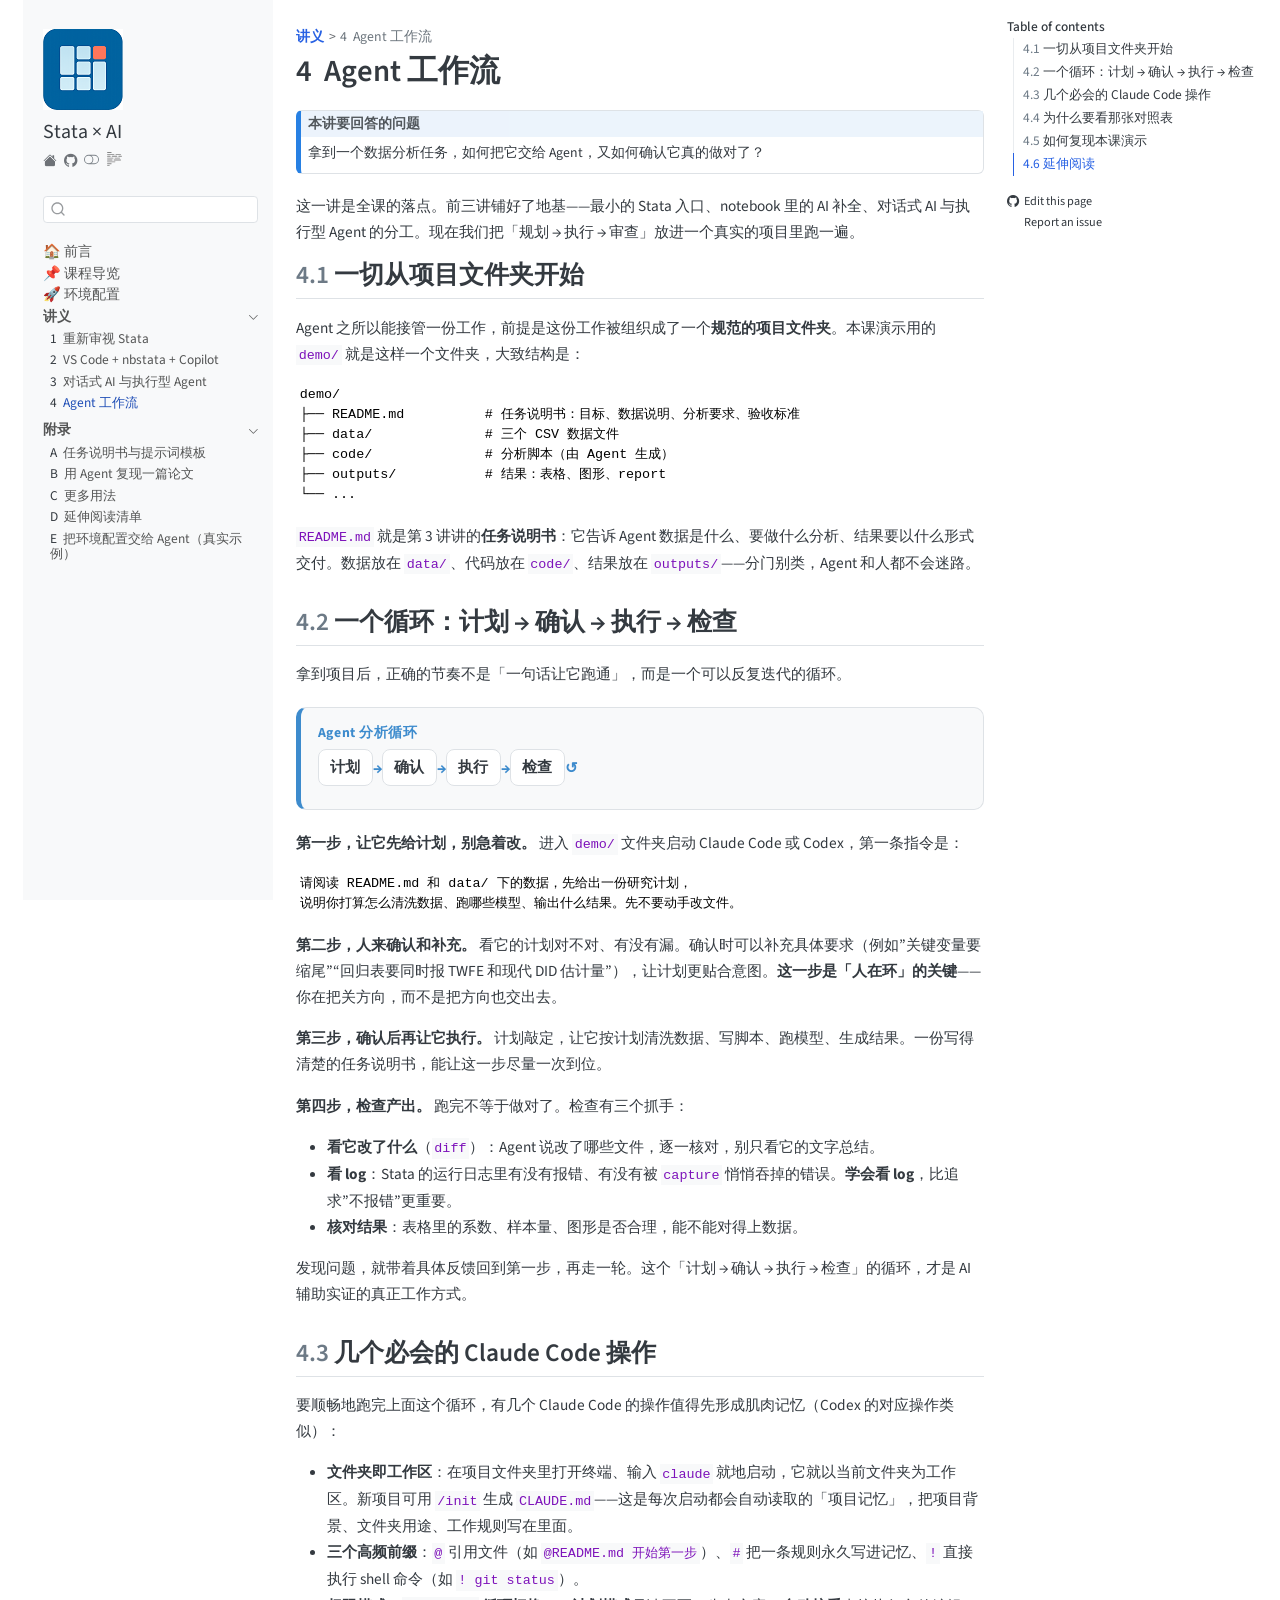
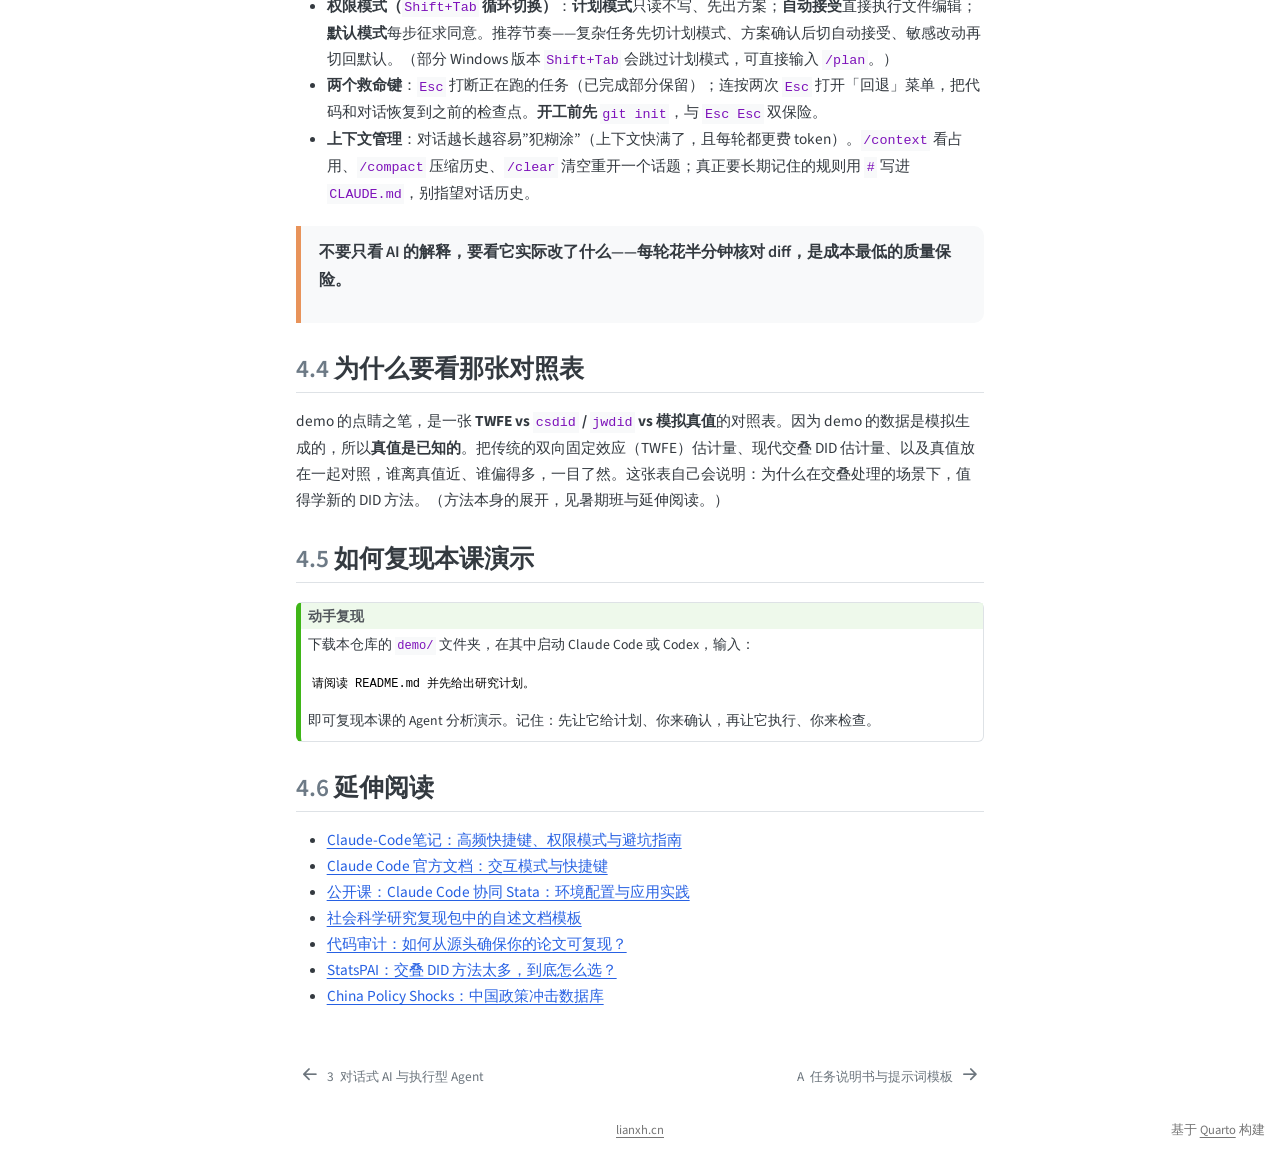
<file: docs/lectures/04_agent_workflow.html>
<!DOCTYPE html>
<html xmlns="http://www.w3.org/1999/xhtml" lang="en" xml:lang="en"><head>

<meta charset="utf-8">
<meta name="generator" content="quarto-1.6.39">

<meta name="viewport" content="width=device-width, initial-scale=1.0, user-scalable=yes">


<title>4&nbsp; Agent 工作流 – Stata 简介与 AI 辅助实证</title>
<style>
code{white-space: pre-wrap;}
span.smallcaps{font-variant: small-caps;}
div.columns{display: flex; gap: min(4vw, 1.5em);}
div.column{flex: auto; overflow-x: auto;}
div.hanging-indent{margin-left: 1.5em; text-indent: -1.5em;}
ul.task-list{list-style: none;}
ul.task-list li input[type="checkbox"] {
  width: 0.8em;
  margin: 0 0.8em 0.2em -1em; /* quarto-specific, see https://github.com/quarto-dev/quarto-cli/issues/4556 */ 
  vertical-align: middle;
}
</style>


<script src="../site_libs/quarto-nav/quarto-nav.js"></script>
<script src="../site_libs/quarto-nav/headroom.min.js"></script>
<script src="../site_libs/clipboard/clipboard.min.js"></script>
<script src="../site_libs/quarto-search/autocomplete.umd.js"></script>
<script src="../site_libs/quarto-search/fuse.min.js"></script>
<script src="../site_libs/quarto-search/quarto-search.js"></script>
<meta name="quarto:offset" content="../">
<link href="../appendix/A_prompt_templates.html" rel="next">
<link href="../lectures/03_ai_vs_agent.html" rel="prev">
<link href="../images/book-logo.png" rel="icon" type="image/png">
<script src="../site_libs/quarto-html/quarto.js"></script>
<script src="../site_libs/quarto-html/popper.min.js"></script>
<script src="../site_libs/quarto-html/tippy.umd.min.js"></script>
<script src="../site_libs/quarto-html/anchor.min.js"></script>
<link href="../site_libs/quarto-html/tippy.css" rel="stylesheet">
<link href="../site_libs/quarto-html/quarto-syntax-highlighting-e8fb9d25728d58bfeac61b497e4a6629.css" rel="stylesheet" class="quarto-color-scheme" id="quarto-text-highlighting-styles">
<link href="../site_libs/quarto-html/quarto-syntax-highlighting-dark-57a92833092fd6dc0d7710b6bdfff9c5.css" rel="prefetch" class="quarto-color-scheme quarto-color-alternate" id="quarto-text-highlighting-styles">
<script src="../site_libs/bootstrap/bootstrap.min.js"></script>
<link href="../site_libs/bootstrap/bootstrap-icons.css" rel="stylesheet">
<link href="../site_libs/bootstrap/bootstrap-7ef202e96c563d31d9e5226e4d6cabf9.min.css" rel="stylesheet" append-hash="true" class="quarto-color-scheme" id="quarto-bootstrap" data-mode="light">
<link href="../site_libs/bootstrap/bootstrap-dark-490ba4e843cb1303a232ed0c676384f2.min.css" rel="prefetch" append-hash="true" class="quarto-color-scheme quarto-color-alternate" id="quarto-bootstrap" data-mode="dark">
<script id="quarto-search-options" type="application/json">{
  "location": "sidebar",
  "copy-button": false,
  "collapse-after": 3,
  "panel-placement": "start",
  "type": "textbox",
  "limit": 50,
  "keyboard-shortcut": [
    "f",
    "/",
    "s"
  ],
  "show-item-context": false,
  "language": {
    "search-no-results-text": "No results",
    "search-matching-documents-text": "matching documents",
    "search-copy-link-title": "Copy link to search",
    "search-hide-matches-text": "Hide additional matches",
    "search-more-match-text": "more match in this document",
    "search-more-matches-text": "more matches in this document",
    "search-clear-button-title": "Clear",
    "search-text-placeholder": "",
    "search-detached-cancel-button-title": "Cancel",
    "search-submit-button-title": "Submit",
    "search-label": "Search"
  }
}</script>


<link rel="stylesheet" href="../styles.css">
</head>

<body class="nav-sidebar floating">

<div id="quarto-search-results"></div>
  <header id="quarto-header" class="headroom fixed-top">
  <nav class="quarto-secondary-nav">
    <div class="container-fluid d-flex">
      <button type="button" class="quarto-btn-toggle btn" data-bs-toggle="collapse" role="button" data-bs-target=".quarto-sidebar-collapse-item" aria-controls="quarto-sidebar" aria-expanded="false" aria-label="Toggle sidebar navigation" onclick="if (window.quartoToggleHeadroom) { window.quartoToggleHeadroom(); }">
        <i class="bi bi-layout-text-sidebar-reverse"></i>
      </button>
        <nav class="quarto-page-breadcrumbs" aria-label="breadcrumb"><ol class="breadcrumb"><li class="breadcrumb-item"><a href="../lectures/01_stata_basics.html"><strong>讲义</strong></a></li><li class="breadcrumb-item"><a href="../lectures/04_agent_workflow.html"><span class="chapter-number">4</span>&nbsp; <span class="chapter-title">Agent 工作流</span></a></li></ol></nav>
        <a class="flex-grow-1" role="navigation" data-bs-toggle="collapse" data-bs-target=".quarto-sidebar-collapse-item" aria-controls="quarto-sidebar" aria-expanded="false" aria-label="Toggle sidebar navigation" onclick="if (window.quartoToggleHeadroom) { window.quartoToggleHeadroom(); }">      
        </a>
      <button type="button" class="btn quarto-search-button" aria-label="Search" onclick="window.quartoOpenSearch();">
        <i class="bi bi-search"></i>
      </button>
    </div>
  </nav>
</header>
<!-- content -->
<div id="quarto-content" class="quarto-container page-columns page-rows-contents page-layout-article">
<!-- sidebar -->
  <nav id="quarto-sidebar" class="sidebar collapse collapse-horizontal quarto-sidebar-collapse-item sidebar-navigation floating overflow-auto">
    <div class="pt-lg-2 mt-2 text-left sidebar-header sidebar-header-stacked">
      <a href="https://lianxhcn.github.io/stata-ai/" class="sidebar-logo-link">
      <img src="../images/book-logo.png" alt="" class="sidebar-logo py-0 d-lg-inline d-none">
      </a>
    <div class="sidebar-title mb-0 py-0">
      <a href="../">Stata × AI</a> 
        <div class="sidebar-tools-main tools-wide">
    <a href="https://www.lianxh.cn" title="" class="quarto-navigation-tool px-1" aria-label=""><i class="bi bi-house-fill"></i></a>
    <a href="https://github.com/lianxhcn/stata-ai" title="Source Code" class="quarto-navigation-tool px-1" aria-label="Source Code"><i class="bi bi-github"></i></a>
  <a href="" class="quarto-color-scheme-toggle quarto-navigation-tool  px-1" onclick="window.quartoToggleColorScheme(); return false;" title="Toggle dark mode"><i class="bi"></i></a>
  <a href="" class="quarto-reader-toggle quarto-navigation-tool px-1" onclick="window.quartoToggleReader(); return false;" title="Toggle reader mode">
  <div class="quarto-reader-toggle-btn">
  <i class="bi"></i>
  </div>
</a>
</div>
    </div>
      </div>
        <div class="mt-2 flex-shrink-0 align-items-center">
        <div class="sidebar-search">
        <div id="quarto-search" class="" title="Search"></div>
        </div>
        </div>
    <div class="sidebar-menu-container"> 
    <ul class="list-unstyled mt-1">
        <li class="sidebar-item">
  <div class="sidebar-item-container"> 
  <a href="../index.html" class="sidebar-item-text sidebar-link">
 <span class="menu-text">🏠 前言</span></a>
  </div>
</li>
        <li class="sidebar-item">
  <div class="sidebar-item-container"> 
  <a href="../outline.html" class="sidebar-item-text sidebar-link">
 <span class="menu-text">📌 课程导览</span></a>
  </div>
</li>
        <li class="sidebar-item">
  <div class="sidebar-item-container"> 
  <a href="../settings.html" class="sidebar-item-text sidebar-link">
 <span class="menu-text">🚀 环境配置</span></a>
  </div>
</li>
        <li class="sidebar-item sidebar-item-section">
      <div class="sidebar-item-container"> 
            <a class="sidebar-item-text sidebar-link text-start" data-bs-toggle="collapse" data-bs-target="#quarto-sidebar-section-1" role="navigation" aria-expanded="true">
 <span class="menu-text"><strong>讲义</strong></span></a>
          <a class="sidebar-item-toggle text-start" data-bs-toggle="collapse" data-bs-target="#quarto-sidebar-section-1" role="navigation" aria-expanded="true" aria-label="Toggle section">
            <i class="bi bi-chevron-right ms-2"></i>
          </a> 
      </div>
      <ul id="quarto-sidebar-section-1" class="collapse list-unstyled sidebar-section depth1 show">  
          <li class="sidebar-item">
  <div class="sidebar-item-container"> 
  <a href="../lectures/01_stata_basics.html" class="sidebar-item-text sidebar-link">
 <span class="menu-text"><span class="chapter-number">1</span>&nbsp; <span class="chapter-title">重新审视 Stata</span></span></a>
  </div>
</li>
          <li class="sidebar-item">
  <div class="sidebar-item-container"> 
  <a href="../lectures/02_vscode_nbstata.html" class="sidebar-item-text sidebar-link">
 <span class="menu-text"><span class="chapter-number">2</span>&nbsp; <span class="chapter-title">VS Code + nbstata + Copilot</span></span></a>
  </div>
</li>
          <li class="sidebar-item">
  <div class="sidebar-item-container"> 
  <a href="../lectures/03_ai_vs_agent.html" class="sidebar-item-text sidebar-link">
 <span class="menu-text"><span class="chapter-number">3</span>&nbsp; <span class="chapter-title">对话式 AI 与执行型 Agent</span></span></a>
  </div>
</li>
          <li class="sidebar-item">
  <div class="sidebar-item-container"> 
  <a href="../lectures/04_agent_workflow.html" class="sidebar-item-text sidebar-link active">
 <span class="menu-text"><span class="chapter-number">4</span>&nbsp; <span class="chapter-title">Agent 工作流</span></span></a>
  </div>
</li>
      </ul>
  </li>
        <li class="sidebar-item sidebar-item-section">
      <div class="sidebar-item-container"> 
            <a class="sidebar-item-text sidebar-link text-start" data-bs-toggle="collapse" data-bs-target="#quarto-sidebar-section-2" role="navigation" aria-expanded="true">
 <span class="menu-text">附录</span></a>
          <a class="sidebar-item-toggle text-start" data-bs-toggle="collapse" data-bs-target="#quarto-sidebar-section-2" role="navigation" aria-expanded="true" aria-label="Toggle section">
            <i class="bi bi-chevron-right ms-2"></i>
          </a> 
      </div>
      <ul id="quarto-sidebar-section-2" class="collapse list-unstyled sidebar-section depth1 show">  
          <li class="sidebar-item">
  <div class="sidebar-item-container"> 
  <a href="../appendix/A_prompt_templates.html" class="sidebar-item-text sidebar-link">
 <span class="menu-text"><span class="chapter-number">A</span>&nbsp; <span class="chapter-title">任务说明书与提示词模板</span></span></a>
  </div>
</li>
          <li class="sidebar-item">
  <div class="sidebar-item-container"> 
  <a href="../appendix/B_replication.html" class="sidebar-item-text sidebar-link">
 <span class="menu-text"><span class="chapter-number">B</span>&nbsp; <span class="chapter-title">用 Agent 复现一篇论文</span></span></a>
  </div>
</li>
          <li class="sidebar-item">
  <div class="sidebar-item-container"> 
  <a href="../appendix/C_more_usage.html" class="sidebar-item-text sidebar-link">
 <span class="menu-text"><span class="chapter-number">C</span>&nbsp; <span class="chapter-title">更多用法</span></span></a>
  </div>
</li>
          <li class="sidebar-item">
  <div class="sidebar-item-container"> 
  <a href="../appendix/D_reading_list.html" class="sidebar-item-text sidebar-link">
 <span class="menu-text"><span class="chapter-number">D</span>&nbsp; <span class="chapter-title">延伸阅读清单</span></span></a>
  </div>
</li>
          <li class="sidebar-item">
  <div class="sidebar-item-container"> 
  <a href="../appendix/E_agent_env_setup.html" class="sidebar-item-text sidebar-link">
 <span class="menu-text"><span class="chapter-number">E</span>&nbsp; <span class="chapter-title">把环境配置交给 Agent（真实示例）</span></span></a>
  </div>
</li>
      </ul>
  </li>
    </ul>
    </div>
</nav>
<div id="quarto-sidebar-glass" class="quarto-sidebar-collapse-item" data-bs-toggle="collapse" data-bs-target=".quarto-sidebar-collapse-item"></div>
<!-- margin-sidebar -->
    <div id="quarto-margin-sidebar" class="sidebar margin-sidebar">
        <nav id="TOC" role="doc-toc" class="toc-active">
    <h2 id="toc-title">Table of contents</h2>
   
  <ul>
  <li><a href="#一切从项目文件夹开始" id="toc-一切从项目文件夹开始" class="nav-link active" data-scroll-target="#一切从项目文件夹开始"><span class="header-section-number">4.1</span> 一切从项目文件夹开始</a></li>
  <li><a href="#一个循环计划-确认-执行-检查" id="toc-一个循环计划-确认-执行-检查" class="nav-link" data-scroll-target="#一个循环计划-确认-执行-检查"><span class="header-section-number">4.2</span> 一个循环：计划 → 确认 → 执行 → 检查</a></li>
  <li><a href="#几个必会的-claude-code-操作" id="toc-几个必会的-claude-code-操作" class="nav-link" data-scroll-target="#几个必会的-claude-code-操作"><span class="header-section-number">4.3</span> 几个必会的 Claude Code 操作</a></li>
  <li><a href="#为什么要看那张对照表" id="toc-为什么要看那张对照表" class="nav-link" data-scroll-target="#为什么要看那张对照表"><span class="header-section-number">4.4</span> 为什么要看那张对照表</a></li>
  <li><a href="#如何复现本课演示" id="toc-如何复现本课演示" class="nav-link" data-scroll-target="#如何复现本课演示"><span class="header-section-number">4.5</span> 如何复现本课演示</a></li>
  <li><a href="#延伸阅读" id="toc-延伸阅读" class="nav-link" data-scroll-target="#延伸阅读"><span class="header-section-number">4.6</span> 延伸阅读</a></li>
  </ul>
<div class="toc-actions"><ul><li><a href="https://github.com/lianxhcn/stata-ai/edit/main/lectures/04_agent_workflow.qmd" class="toc-action"><i class="bi bi-github"></i>Edit this page</a></li><li><a href="https://github.com/lianxhcn/stata-ai/issues/new" class="toc-action"><i class="bi empty"></i>Report an issue</a></li></ul></div></nav>
    </div>
<!-- main -->
<main class="content" id="quarto-document-content">

<header id="title-block-header" class="quarto-title-block default"><nav class="quarto-page-breadcrumbs quarto-title-breadcrumbs d-none d-lg-block" aria-label="breadcrumb"><ol class="breadcrumb"><li class="breadcrumb-item"><a href="../lectures/01_stata_basics.html"><strong>讲义</strong></a></li><li class="breadcrumb-item"><a href="../lectures/04_agent_workflow.html"><span class="chapter-number">4</span>&nbsp; <span class="chapter-title">Agent 工作流</span></a></li></ol></nav>
<div class="quarto-title">
<h1 class="title"><span class="chapter-number">4</span>&nbsp; <span class="chapter-title">Agent 工作流</span></h1>
</div>



<div class="quarto-title-meta">

    
  
    
  </div>
  


</header>


<div class="callout callout-style-default callout-note no-icon callout-titled">
<div class="callout-header d-flex align-content-center">
<div class="callout-icon-container">
<i class="callout-icon no-icon"></i>
</div>
<div class="callout-title-container flex-fill">
本讲要回答的问题
</div>
</div>
<div class="callout-body-container callout-body">
<p>拿到一个数据分析任务，如何把它交给 Agent，又如何确认它真的做对了？</p>
</div>
</div>
<p>这一讲是全课的落点。前三讲铺好了地基——最小的 Stata 入口、notebook 里的 AI 补全、对话式 AI 与执行型 Agent 的分工。现在我们把「规划 → 执行 → 审查」放进一个真实的项目里跑一遍。</p>
<section id="一切从项目文件夹开始" class="level2" data-number="4.1">
<h2 data-number="4.1" class="anchored" data-anchor-id="一切从项目文件夹开始"><span class="header-section-number">4.1</span> 一切从项目文件夹开始</h2>
<p>Agent 之所以能接管一份工作，前提是这份工作被组织成了一个<strong>规范的项目文件夹</strong>。本课演示用的 <code>demo/</code> 就是这样一个文件夹，大致结构是：</p>
<pre class="text"><code>demo/
├── README.md          # 任务说明书：目标、数据说明、分析要求、验收标准
├── data/              # 三个 CSV 数据文件
├── code/              # 分析脚本（由 Agent 生成）
├── outputs/           # 结果：表格、图形、report
└── ...</code></pre>
<p><code>README.md</code> 就是第 3 讲讲的<strong>任务说明书</strong>：它告诉 Agent 数据是什么、要做什么分析、结果要以什么形式交付。数据放在 <code>data/</code>、代码放在 <code>code/</code>、结果放在 <code>outputs/</code>——分门别类，Agent 和人都不会迷路。</p>
</section>
<section id="一个循环计划-确认-执行-检查" class="level2" data-number="4.2">
<h2 data-number="4.2" class="anchored" data-anchor-id="一个循环计划-确认-执行-检查"><span class="header-section-number">4.2</span> 一个循环：计划 → 确认 → 执行 → 检查</h2>
<p>拿到项目后，正确的节奏不是「一句话让它跑通」，而是一个可以反复迭代的循环。</p>
<div class="flow-box">
<span class="flow-title">Agent 分析循环</span>
<div class="flow-steps">
<p><span class="step">计划</span><span class="arrow">→</span><span class="step">确认</span><span class="arrow">→</span><span class="step">执行</span><span class="arrow">→</span><span class="step">检查</span><span class="arrow">↺</span></p>
</div>
</div>
<p><strong>第一步，让它先给计划，别急着改。</strong> 进入 <code>demo/</code> 文件夹启动 Claude Code 或 Codex，第一条指令是：</p>
<pre class="text"><code>请阅读 README.md 和 data/ 下的数据，先给出一份研究计划，
说明你打算怎么清洗数据、跑哪些模型、输出什么结果。先不要动手改文件。</code></pre>
<p><strong>第二步，人来确认和补充。</strong> 看它的计划对不对、有没有漏。确认时可以补充具体要求（例如”关键变量要缩尾”“回归表要同时报 TWFE 和现代 DID 估计量”），让计划更贴合意图。<strong>这一步是「人在环」的关键</strong>——你在把关方向，而不是把方向也交出去。</p>
<p><strong>第三步，确认后再让它执行。</strong> 计划敲定，让它按计划清洗数据、写脚本、跑模型、生成结果。一份写得清楚的任务说明书，能让这一步尽量一次到位。</p>
<p><strong>第四步，检查产出。</strong> 跑完不等于做对了。检查有三个抓手：</p>
<ul>
<li><strong>看它改了什么</strong>（<code>diff</code>）：Agent 说改了哪些文件，逐一核对，别只看它的文字总结。</li>
<li><strong>看 log</strong>：Stata 的运行日志里有没有报错、有没有被 <code>capture</code> 悄悄吞掉的错误。<strong>学会看 log</strong>，比追求”不报错”更重要。</li>
<li><strong>核对结果</strong>：表格里的系数、样本量、图形是否合理，能不能对得上数据。</li>
</ul>
<p>发现问题，就带着具体反馈回到第一步，再走一轮。这个「计划 → 确认 → 执行 → 检查」的循环，才是 AI 辅助实证的真正工作方式。</p>
</section>
<section id="几个必会的-claude-code-操作" class="level2" data-number="4.3">
<h2 data-number="4.3" class="anchored" data-anchor-id="几个必会的-claude-code-操作"><span class="header-section-number">4.3</span> 几个必会的 Claude Code 操作</h2>
<p>要顺畅地跑完上面这个循环，有几个 Claude Code 的操作值得先形成肌肉记忆（Codex 的对应操作类似）：</p>
<ul>
<li><strong>文件夹即工作区</strong>：在项目文件夹里打开终端、输入 <code>claude</code> 就地启动，它就以当前文件夹为工作区。新项目可用 <code>/init</code> 生成 <code>CLAUDE.md</code>——这是每次启动都会自动读取的「项目记忆」，把项目背景、文件夹用途、工作规则写在里面。</li>
<li><strong>三个高频前缀</strong>：<code>@</code> 引用文件（如 <code>@README.md 开始第一步</code>）、<code>#</code> 把一条规则永久写进记忆、<code>!</code> 直接执行 shell 命令（如 <code>! git status</code>）。</li>
<li><strong>权限模式（<code>Shift+Tab</code> 循环切换）</strong>：<strong>计划模式</strong>只读不写、先出方案；<strong>自动接受</strong>直接执行文件编辑；<strong>默认模式</strong>每步征求同意。推荐节奏——复杂任务先切计划模式、方案确认后切自动接受、敏感改动再切回默认。（部分 Windows 版本 <code>Shift+Tab</code> 会跳过计划模式，可直接输入 <code>/plan</code>。）</li>
<li><strong>两个救命键</strong>：<code>Esc</code> 打断正在跑的任务（已完成部分保留）；连按两次 <code>Esc</code> 打开「回退」菜单，把代码和对话恢复到之前的检查点。<strong>开工前先 <code>git init</code></strong>，与 <code>Esc Esc</code> 双保险。</li>
<li><strong>上下文管理</strong>：对话越长越容易”犯糊涂”（上下文快满了，且每轮都更费 token）。<code>/context</code> 看占用、<code>/compact</code> 压缩历史、<code>/clear</code> 清空重开一个话题；真正要长期记住的规则用 <code>#</code> 写进 <code>CLAUDE.md</code>，别指望对话历史。</li>
</ul>
<div class="keypoint">
<p>不要只看 AI 的解释，要看它实际改了什么——每轮花半分钟核对 diff，是成本最低的质量保险。</p>
</div>
</section>
<section id="为什么要看那张对照表" class="level2" data-number="4.4">
<h2 data-number="4.4" class="anchored" data-anchor-id="为什么要看那张对照表"><span class="header-section-number">4.4</span> 为什么要看那张对照表</h2>
<p>demo 的点睛之笔，是一张 <strong>TWFE vs <code>csdid</code> / <code>jwdid</code> vs 模拟真值</strong>的对照表。因为 demo 的数据是模拟生成的，所以<strong>真值是已知的</strong>。把传统的双向固定效应（TWFE）估计量、现代交叠 DID 估计量、以及真值放在一起对照，谁离真值近、谁偏得多，一目了然。这张表自己会说明：为什么在交叠处理的场景下，值得学新的 DID 方法。（方法本身的展开，见暑期班与延伸阅读。）</p>
</section>
<section id="如何复现本课演示" class="level2" data-number="4.5">
<h2 data-number="4.5" class="anchored" data-anchor-id="如何复现本课演示"><span class="header-section-number">4.5</span> 如何复现本课演示</h2>
<div class="callout callout-style-default callout-tip no-icon callout-titled">
<div class="callout-header d-flex align-content-center">
<div class="callout-icon-container">
<i class="callout-icon no-icon"></i>
</div>
<div class="callout-title-container flex-fill">
动手复现
</div>
</div>
<div class="callout-body-container callout-body">
<p>下载本仓库的 <code>demo/</code> 文件夹，在其中启动 Claude Code 或 Codex，输入：</p>
<pre class="text"><code>请阅读 README.md 并先给出研究计划。</code></pre>
<p>即可复现本课的 Agent 分析演示。记住：先让它给计划、你来确认，再让它执行、你来检查。</p>
</div>
</div>
</section>
<section id="延伸阅读" class="level2" data-number="4.6">
<h2 data-number="4.6" class="anchored" data-anchor-id="延伸阅读"><span class="header-section-number">4.6</span> 延伸阅读</h2>
<ul>
<li><a href="https://www.lianxh.cn/details/1858.html">Claude-Code笔记：高频快捷键、权限模式与避坑指南</a></li>
<li><a href="https://code.claude.com/docs/en/interactive-mode">Claude Code 官方文档：交互模式与快捷键</a></li>
<li><a href="https://www.lianxh.cn/details/1767.html">公开课：Claude Code 协同 Stata：环境配置与应用实践</a></li>
<li><a href="https://www.lianxh.cn/details/1451.html">社会科学研究复现包中的自述文档模板</a></li>
<li><a href="https://www.lianxh.cn/details/1739.html">代码审计：如何从源头确保你的论文可复现？</a></li>
<li><a href="https://www.lianxh.cn/details/1805.html">StatsPAI：交叠 DID 方法太多，到底怎么选？</a></li>
<li><a href="https://www.lianxh.cn/details/1801.html">China Policy Shocks：中国政策冲击数据库</a></li>
</ul>


</section>

</main> <!-- /main -->
<script id="quarto-html-after-body" type="application/javascript">
window.document.addEventListener("DOMContentLoaded", function (event) {
  const toggleBodyColorMode = (bsSheetEl) => {
    const mode = bsSheetEl.getAttribute("data-mode");
    const bodyEl = window.document.querySelector("body");
    if (mode === "dark") {
      bodyEl.classList.add("quarto-dark");
      bodyEl.classList.remove("quarto-light");
    } else {
      bodyEl.classList.add("quarto-light");
      bodyEl.classList.remove("quarto-dark");
    }
  }
  const toggleBodyColorPrimary = () => {
    const bsSheetEl = window.document.querySelector("link#quarto-bootstrap");
    if (bsSheetEl) {
      toggleBodyColorMode(bsSheetEl);
    }
  }
  toggleBodyColorPrimary();  
  const disableStylesheet = (stylesheets) => {
    for (let i=0; i < stylesheets.length; i++) {
      const stylesheet = stylesheets[i];
      stylesheet.rel = 'prefetch';
    }
  }
  const enableStylesheet = (stylesheets) => {
    for (let i=0; i < stylesheets.length; i++) {
      const stylesheet = stylesheets[i];
      stylesheet.rel = 'stylesheet';
    }
  }
  const manageTransitions = (selector, allowTransitions) => {
    const els = window.document.querySelectorAll(selector);
    for (let i=0; i < els.length; i++) {
      const el = els[i];
      if (allowTransitions) {
        el.classList.remove('notransition');
      } else {
        el.classList.add('notransition');
      }
    }
  }
  const toggleGiscusIfUsed = (isAlternate, darkModeDefault) => {
    const baseTheme = document.querySelector('#giscus-base-theme')?.value ?? 'light';
    const alternateTheme = document.querySelector('#giscus-alt-theme')?.value ?? 'dark';
    let newTheme = '';
    if(darkModeDefault) {
      newTheme = isAlternate ? baseTheme : alternateTheme;
    } else {
      newTheme = isAlternate ? alternateTheme : baseTheme;
    }
    const changeGiscusTheme = () => {
      // From: https://github.com/giscus/giscus/issues/336
      const sendMessage = (message) => {
        const iframe = document.querySelector('iframe.giscus-frame');
        if (!iframe) return;
        iframe.contentWindow.postMessage({ giscus: message }, 'https://giscus.app');
      }
      sendMessage({
        setConfig: {
          theme: newTheme
        }
      });
    }
    const isGiscussLoaded = window.document.querySelector('iframe.giscus-frame') !== null;
    if (isGiscussLoaded) {
      changeGiscusTheme();
    }
  }
  const toggleColorMode = (alternate) => {
    // Switch the stylesheets
    const alternateStylesheets = window.document.querySelectorAll('link.quarto-color-scheme.quarto-color-alternate');
    manageTransitions('#quarto-margin-sidebar .nav-link', false);
    if (alternate) {
      enableStylesheet(alternateStylesheets);
      for (const sheetNode of alternateStylesheets) {
        if (sheetNode.id === "quarto-bootstrap") {
          toggleBodyColorMode(sheetNode);
        }
      }
    } else {
      disableStylesheet(alternateStylesheets);
      toggleBodyColorPrimary();
    }
    manageTransitions('#quarto-margin-sidebar .nav-link', true);
    // Switch the toggles
    const toggles = window.document.querySelectorAll('.quarto-color-scheme-toggle');
    for (let i=0; i < toggles.length; i++) {
      const toggle = toggles[i];
      if (toggle) {
        if (alternate) {
          toggle.classList.add("alternate");     
        } else {
          toggle.classList.remove("alternate");
        }
      }
    }
    // Hack to workaround the fact that safari doesn't
    // properly recolor the scrollbar when toggling (#1455)
    if (navigator.userAgent.indexOf('Safari') > 0 && navigator.userAgent.indexOf('Chrome') == -1) {
      manageTransitions("body", false);
      window.scrollTo(0, 1);
      setTimeout(() => {
        window.scrollTo(0, 0);
        manageTransitions("body", true);
      }, 40);  
    }
  }
  const isFileUrl = () => { 
    return window.location.protocol === 'file:';
  }
  const hasAlternateSentinel = () => {  
    let styleSentinel = getColorSchemeSentinel();
    if (styleSentinel !== null) {
      return styleSentinel === "alternate";
    } else {
      return false;
    }
  }
  const setStyleSentinel = (alternate) => {
    const value = alternate ? "alternate" : "default";
    if (!isFileUrl()) {
      window.localStorage.setItem("quarto-color-scheme", value);
    } else {
      localAlternateSentinel = value;
    }
  }
  const getColorSchemeSentinel = () => {
    if (!isFileUrl()) {
      const storageValue = window.localStorage.getItem("quarto-color-scheme");
      return storageValue != null ? storageValue : localAlternateSentinel;
    } else {
      return localAlternateSentinel;
    }
  }
  const darkModeDefault = false;
  let localAlternateSentinel = darkModeDefault ? 'alternate' : 'default';
  // Dark / light mode switch
  window.quartoToggleColorScheme = () => {
    // Read the current dark / light value 
    let toAlternate = !hasAlternateSentinel();
    toggleColorMode(toAlternate);
    setStyleSentinel(toAlternate);
    toggleGiscusIfUsed(toAlternate, darkModeDefault);
  };
  // Ensure there is a toggle, if there isn't float one in the top right
  if (window.document.querySelector('.quarto-color-scheme-toggle') === null) {
    const a = window.document.createElement('a');
    a.classList.add('top-right');
    a.classList.add('quarto-color-scheme-toggle');
    a.href = "";
    a.onclick = function() { try { window.quartoToggleColorScheme(); } catch {} return false; };
    const i = window.document.createElement("i");
    i.classList.add('bi');
    a.appendChild(i);
    window.document.body.appendChild(a);
  }
  // Switch to dark mode if need be
  if (hasAlternateSentinel()) {
    toggleColorMode(true);
  } else {
    toggleColorMode(false);
  }
  const icon = "";
  const anchorJS = new window.AnchorJS();
  anchorJS.options = {
    placement: 'right',
    icon: icon
  };
  anchorJS.add('.anchored');
  const isCodeAnnotation = (el) => {
    for (const clz of el.classList) {
      if (clz.startsWith('code-annotation-')) {                     
        return true;
      }
    }
    return false;
  }
  const onCopySuccess = function(e) {
    // button target
    const button = e.trigger;
    // don't keep focus
    button.blur();
    // flash "checked"
    button.classList.add('code-copy-button-checked');
    var currentTitle = button.getAttribute("title");
    button.setAttribute("title", "Copied!");
    let tooltip;
    if (window.bootstrap) {
      button.setAttribute("data-bs-toggle", "tooltip");
      button.setAttribute("data-bs-placement", "left");
      button.setAttribute("data-bs-title", "Copied!");
      tooltip = new bootstrap.Tooltip(button, 
        { trigger: "manual", 
          customClass: "code-copy-button-tooltip",
          offset: [0, -8]});
      tooltip.show();    
    }
    setTimeout(function() {
      if (tooltip) {
        tooltip.hide();
        button.removeAttribute("data-bs-title");
        button.removeAttribute("data-bs-toggle");
        button.removeAttribute("data-bs-placement");
      }
      button.setAttribute("title", currentTitle);
      button.classList.remove('code-copy-button-checked');
    }, 1000);
    // clear code selection
    e.clearSelection();
  }
  const getTextToCopy = function(trigger) {
      const codeEl = trigger.previousElementSibling.cloneNode(true);
      for (const childEl of codeEl.children) {
        if (isCodeAnnotation(childEl)) {
          childEl.remove();
        }
      }
      return codeEl.innerText;
  }
  const clipboard = new window.ClipboardJS('.code-copy-button:not([data-in-quarto-modal])', {
    text: getTextToCopy
  });
  clipboard.on('success', onCopySuccess);
  if (window.document.getElementById('quarto-embedded-source-code-modal')) {
    const clipboardModal = new window.ClipboardJS('.code-copy-button[data-in-quarto-modal]', {
      text: getTextToCopy,
      container: window.document.getElementById('quarto-embedded-source-code-modal')
    });
    clipboardModal.on('success', onCopySuccess);
  }
    var localhostRegex = new RegExp(/^(?:http|https):\/\/localhost\:?[0-9]*\//);
    var mailtoRegex = new RegExp(/^mailto:/);
      var filterRegex = new RegExp("https:\/\/lianxhcn\.github\.io\/stata-ai\/");
    var isInternal = (href) => {
        return filterRegex.test(href) || localhostRegex.test(href) || mailtoRegex.test(href);
    }
    // Inspect non-navigation links and adorn them if external
 	var links = window.document.querySelectorAll('a[href]:not(.nav-link):not(.navbar-brand):not(.toc-action):not(.sidebar-link):not(.sidebar-item-toggle):not(.pagination-link):not(.no-external):not([aria-hidden]):not(.dropdown-item):not(.quarto-navigation-tool):not(.about-link)');
    for (var i=0; i<links.length; i++) {
      const link = links[i];
      if (!isInternal(link.href)) {
        // undo the damage that might have been done by quarto-nav.js in the case of
        // links that we want to consider external
        if (link.dataset.originalHref !== undefined) {
          link.href = link.dataset.originalHref;
        }
          // target, if specified
          link.setAttribute("target", "_blank");
          if (link.getAttribute("rel") === null) {
            link.setAttribute("rel", "noopener");
          }
      }
    }
  function tippyHover(el, contentFn, onTriggerFn, onUntriggerFn) {
    const config = {
      allowHTML: true,
      maxWidth: 500,
      delay: 100,
      arrow: false,
      appendTo: function(el) {
          return el.parentElement;
      },
      interactive: true,
      interactiveBorder: 10,
      theme: 'quarto',
      placement: 'bottom-start',
    };
    if (contentFn) {
      config.content = contentFn;
    }
    if (onTriggerFn) {
      config.onTrigger = onTriggerFn;
    }
    if (onUntriggerFn) {
      config.onUntrigger = onUntriggerFn;
    }
    window.tippy(el, config); 
  }
  const noterefs = window.document.querySelectorAll('a[role="doc-noteref"]');
  for (var i=0; i<noterefs.length; i++) {
    const ref = noterefs[i];
    tippyHover(ref, function() {
      // use id or data attribute instead here
      let href = ref.getAttribute('data-footnote-href') || ref.getAttribute('href');
      try { href = new URL(href).hash; } catch {}
      const id = href.replace(/^#\/?/, "");
      const note = window.document.getElementById(id);
      if (note) {
        return note.innerHTML;
      } else {
        return "";
      }
    });
  }
  const xrefs = window.document.querySelectorAll('a.quarto-xref');
  const processXRef = (id, note) => {
    // Strip column container classes
    const stripColumnClz = (el) => {
      el.classList.remove("page-full", "page-columns");
      if (el.children) {
        for (const child of el.children) {
          stripColumnClz(child);
        }
      }
    }
    stripColumnClz(note)
    if (id === null || id.startsWith('sec-')) {
      // Special case sections, only their first couple elements
      const container = document.createElement("div");
      if (note.children && note.children.length > 2) {
        container.appendChild(note.children[0].cloneNode(true));
        for (let i = 1; i < note.children.length; i++) {
          const child = note.children[i];
          if (child.tagName === "P" && child.innerText === "") {
            continue;
          } else {
            container.appendChild(child.cloneNode(true));
            break;
          }
        }
        if (window.Quarto?.typesetMath) {
          window.Quarto.typesetMath(container);
        }
        return container.innerHTML
      } else {
        if (window.Quarto?.typesetMath) {
          window.Quarto.typesetMath(note);
        }
        return note.innerHTML;
      }
    } else {
      // Remove any anchor links if they are present
      const anchorLink = note.querySelector('a.anchorjs-link');
      if (anchorLink) {
        anchorLink.remove();
      }
      if (window.Quarto?.typesetMath) {
        window.Quarto.typesetMath(note);
      }
      if (note.classList.contains("callout")) {
        return note.outerHTML;
      } else {
        return note.innerHTML;
      }
    }
  }
  for (var i=0; i<xrefs.length; i++) {
    const xref = xrefs[i];
    tippyHover(xref, undefined, function(instance) {
      instance.disable();
      let url = xref.getAttribute('href');
      let hash = undefined; 
      if (url.startsWith('#')) {
        hash = url;
      } else {
        try { hash = new URL(url).hash; } catch {}
      }
      if (hash) {
        const id = hash.replace(/^#\/?/, "");
        const note = window.document.getElementById(id);
        if (note !== null) {
          try {
            const html = processXRef(id, note.cloneNode(true));
            instance.setContent(html);
          } finally {
            instance.enable();
            instance.show();
          }
        } else {
          // See if we can fetch this
          fetch(url.split('#')[0])
          .then(res => res.text())
          .then(html => {
            const parser = new DOMParser();
            const htmlDoc = parser.parseFromString(html, "text/html");
            const note = htmlDoc.getElementById(id);
            if (note !== null) {
              const html = processXRef(id, note);
              instance.setContent(html);
            } 
          }).finally(() => {
            instance.enable();
            instance.show();
          });
        }
      } else {
        // See if we can fetch a full url (with no hash to target)
        // This is a special case and we should probably do some content thinning / targeting
        fetch(url)
        .then(res => res.text())
        .then(html => {
          const parser = new DOMParser();
          const htmlDoc = parser.parseFromString(html, "text/html");
          const note = htmlDoc.querySelector('main.content');
          if (note !== null) {
            // This should only happen for chapter cross references
            // (since there is no id in the URL)
            // remove the first header
            if (note.children.length > 0 && note.children[0].tagName === "HEADER") {
              note.children[0].remove();
            }
            const html = processXRef(null, note);
            instance.setContent(html);
          } 
        }).finally(() => {
          instance.enable();
          instance.show();
        });
      }
    }, function(instance) {
    });
  }
      let selectedAnnoteEl;
      const selectorForAnnotation = ( cell, annotation) => {
        let cellAttr = 'data-code-cell="' + cell + '"';
        let lineAttr = 'data-code-annotation="' +  annotation + '"';
        const selector = 'span[' + cellAttr + '][' + lineAttr + ']';
        return selector;
      }
      const selectCodeLines = (annoteEl) => {
        const doc = window.document;
        const targetCell = annoteEl.getAttribute("data-target-cell");
        const targetAnnotation = annoteEl.getAttribute("data-target-annotation");
        const annoteSpan = window.document.querySelector(selectorForAnnotation(targetCell, targetAnnotation));
        const lines = annoteSpan.getAttribute("data-code-lines").split(",");
        const lineIds = lines.map((line) => {
          return targetCell + "-" + line;
        })
        let top = null;
        let height = null;
        let parent = null;
        if (lineIds.length > 0) {
            //compute the position of the single el (top and bottom and make a div)
            const el = window.document.getElementById(lineIds[0]);
            top = el.offsetTop;
            height = el.offsetHeight;
            parent = el.parentElement.parentElement;
          if (lineIds.length > 1) {
            const lastEl = window.document.getElementById(lineIds[lineIds.length - 1]);
            const bottom = lastEl.offsetTop + lastEl.offsetHeight;
            height = bottom - top;
          }
          if (top !== null && height !== null && parent !== null) {
            // cook up a div (if necessary) and position it 
            let div = window.document.getElementById("code-annotation-line-highlight");
            if (div === null) {
              div = window.document.createElement("div");
              div.setAttribute("id", "code-annotation-line-highlight");
              div.style.position = 'absolute';
              parent.appendChild(div);
            }
            div.style.top = top - 2 + "px";
            div.style.height = height + 4 + "px";
            div.style.left = 0;
            let gutterDiv = window.document.getElementById("code-annotation-line-highlight-gutter");
            if (gutterDiv === null) {
              gutterDiv = window.document.createElement("div");
              gutterDiv.setAttribute("id", "code-annotation-line-highlight-gutter");
              gutterDiv.style.position = 'absolute';
              const codeCell = window.document.getElementById(targetCell);
              const gutter = codeCell.querySelector('.code-annotation-gutter');
              gutter.appendChild(gutterDiv);
            }
            gutterDiv.style.top = top - 2 + "px";
            gutterDiv.style.height = height + 4 + "px";
          }
          selectedAnnoteEl = annoteEl;
        }
      };
      const unselectCodeLines = () => {
        const elementsIds = ["code-annotation-line-highlight", "code-annotation-line-highlight-gutter"];
        elementsIds.forEach((elId) => {
          const div = window.document.getElementById(elId);
          if (div) {
            div.remove();
          }
        });
        selectedAnnoteEl = undefined;
      };
        // Handle positioning of the toggle
    window.addEventListener(
      "resize",
      throttle(() => {
        elRect = undefined;
        if (selectedAnnoteEl) {
          selectCodeLines(selectedAnnoteEl);
        }
      }, 10)
    );
    function throttle(fn, ms) {
    let throttle = false;
    let timer;
      return (...args) => {
        if(!throttle) { // first call gets through
            fn.apply(this, args);
            throttle = true;
        } else { // all the others get throttled
            if(timer) clearTimeout(timer); // cancel #2
            timer = setTimeout(() => {
              fn.apply(this, args);
              timer = throttle = false;
            }, ms);
        }
      };
    }
      // Attach click handler to the DT
      const annoteDls = window.document.querySelectorAll('dt[data-target-cell]');
      for (const annoteDlNode of annoteDls) {
        annoteDlNode.addEventListener('click', (event) => {
          const clickedEl = event.target;
          if (clickedEl !== selectedAnnoteEl) {
            unselectCodeLines();
            const activeEl = window.document.querySelector('dt[data-target-cell].code-annotation-active');
            if (activeEl) {
              activeEl.classList.remove('code-annotation-active');
            }
            selectCodeLines(clickedEl);
            clickedEl.classList.add('code-annotation-active');
          } else {
            // Unselect the line
            unselectCodeLines();
            clickedEl.classList.remove('code-annotation-active');
          }
        });
      }
  const findCites = (el) => {
    const parentEl = el.parentElement;
    if (parentEl) {
      const cites = parentEl.dataset.cites;
      if (cites) {
        return {
          el,
          cites: cites.split(' ')
        };
      } else {
        return findCites(el.parentElement)
      }
    } else {
      return undefined;
    }
  };
  var bibliorefs = window.document.querySelectorAll('a[role="doc-biblioref"]');
  for (var i=0; i<bibliorefs.length; i++) {
    const ref = bibliorefs[i];
    const citeInfo = findCites(ref);
    if (citeInfo) {
      tippyHover(citeInfo.el, function() {
        var popup = window.document.createElement('div');
        citeInfo.cites.forEach(function(cite) {
          var citeDiv = window.document.createElement('div');
          citeDiv.classList.add('hanging-indent');
          citeDiv.classList.add('csl-entry');
          var biblioDiv = window.document.getElementById('ref-' + cite);
          if (biblioDiv) {
            citeDiv.innerHTML = biblioDiv.innerHTML;
          }
          popup.appendChild(citeDiv);
        });
        return popup.innerHTML;
      });
    }
  }
});
</script>
<nav class="page-navigation">
  <div class="nav-page nav-page-previous">
      <a href="../lectures/03_ai_vs_agent.html" class="pagination-link" aria-label="对话式 AI 与执行型 Agent">
        <i class="bi bi-arrow-left-short"></i> <span class="nav-page-text"><span class="chapter-number">3</span>&nbsp; <span class="chapter-title">对话式 AI 与执行型 Agent</span></span>
      </a>          
  </div>
  <div class="nav-page nav-page-next">
      <a href="../appendix/A_prompt_templates.html" class="pagination-link" aria-label="任务说明书与提示词模板">
        <span class="nav-page-text"><span class="chapter-number">A</span>&nbsp; <span class="chapter-title">任务说明书与提示词模板</span></span> <i class="bi bi-arrow-right-short"></i>
      </a>
  </div>
</nav>
</div> <!-- /content -->
<footer class="footer">
  <div class="nav-footer">
    <div class="nav-footer-left">
      &nbsp;
    </div>   
    <div class="nav-footer-center">
<p><a href="https://www.lianxh.cn">lianxh.cn</a></p>
<div class="toc-actions d-sm-block d-md-none"><ul><li><a href="https://github.com/lianxhcn/stata-ai/edit/main/lectures/04_agent_workflow.qmd" class="toc-action"><i class="bi bi-github"></i>Edit this page</a></li><li><a href="https://github.com/lianxhcn/stata-ai/issues/new" class="toc-action"><i class="bi empty"></i>Report an issue</a></li></ul></div></div>
    <div class="nav-footer-right">
<p>基于 <a href="https://quarto.org/">Quarto</a> 构建</p>
</div>
  </div>
</footer>




</body></html>
</file>
<file: docs/site_libs/quarto-html/tippy.css>
.tippy-box[data-animation=fade][data-state=hidden]{opacity:0}[data-tippy-root]{max-width:calc(100vw - 10px)}.tippy-box{position:relative;background-color:#333;color:#fff;border-radius:4px;font-size:14px;line-height:1.4;white-space:normal;outline:0;transition-property:transform,visibility,opacity}.tippy-box[data-placement^=top]>.tippy-arrow{bottom:0}.tippy-box[data-placement^=top]>.tippy-arrow:before{bottom:-7px;left:0;border-width:8px 8px 0;border-top-color:initial;transform-origin:center top}.tippy-box[data-placement^=bottom]>.tippy-arrow{top:0}.tippy-box[data-placement^=bottom]>.tippy-arrow:before{top:-7px;left:0;border-width:0 8px 8px;border-bottom-color:initial;transform-origin:center bottom}.tippy-box[data-placement^=left]>.tippy-arrow{right:0}.tippy-box[data-placement^=left]>.tippy-arrow:before{border-width:8px 0 8px 8px;border-left-color:initial;right:-7px;transform-origin:center left}.tippy-box[data-placement^=right]>.tippy-arrow{left:0}.tippy-box[data-placement^=right]>.tippy-arrow:before{left:-7px;border-width:8px 8px 8px 0;border-right-color:initial;transform-origin:center right}.tippy-box[data-inertia][data-state=visible]{transition-timing-function:cubic-bezier(.54,1.5,.38,1.11)}.tippy-arrow{width:16px;height:16px;color:#333}.tippy-arrow:before{content:"";position:absolute;border-color:transparent;border-style:solid}.tippy-content{position:relative;padding:5px 9px;z-index:1}
</file>
<file: docs/site_libs/quarto-html/quarto-syntax-highlighting-e8fb9d25728d58bfeac61b497e4a6629.css>
/* quarto syntax highlight colors */
:root {
  --quarto-hl-al-color: #95da4c;
  --quarto-hl-an-color: #50a14f;
  --quarto-hl-at-color: #a626a4;
  --quarto-hl-bn-color: #986801;
  --quarto-hl-bu-color: #a626a4;
  --quarto-hl-ch-color: #50a14f;
  --quarto-hl-co-color: #a0a1a7;
  --quarto-hl-cv-color: #e45649;
  --quarto-hl-cn-color: #986801;
  --quarto-hl-cf-color: #a626a4;
  --quarto-hl-dt-color: #a626a4;
  --quarto-hl-dv-color: #986801;
  --quarto-hl-do-color: #e45649;
  --quarto-hl-er-color: #f44747;
  --quarto-hl-ex-color: #4078f2;
  --quarto-hl-fl-color: #986801;
  --quarto-hl-fu-color: #4078f2;
  --quarto-hl-im-color: #50a14f;
  --quarto-hl-in-color: #c45b00;
  --quarto-hl-kw-color: #a626a4;
  --quarto-hl-op-color: #a626a4;
  --quarto-hl-pp-color: #a626a4;
  --quarto-hl-re-color: #2980b9;
  --quarto-hl-sc-color: #0184bc;
  --quarto-hl-ss-color: #da4453;
  --quarto-hl-st-color: #50a14f;
  --quarto-hl-va-color: #e45649;
  --quarto-hl-vs-color: #da4453;
  --quarto-hl-wa-color: #da4453;
}

/* other quarto variables */
:root {
  --quarto-font-monospace: SFMono-Regular, Menlo, Monaco, Consolas, "Liberation Mono", "Courier New", monospace;
}

code span.al {
  background-color: #4d1f24;
  font-weight: bold;
  color: #95da4c;
}

code span.an {
  color: #50a14f;
}

code span.at {
  color: #a626a4;
}

code span.bn {
  color: #986801;
}

code span.bu {
  color: #a626a4;
}

code span.ch {
  color: #50a14f;
}

code span.co {
  font-style: italic;
  color: #a0a1a7;
}

code span.cv {
  font-style: italic;
  color: #e45649;
}

code span.cn {
  color: #986801;
}

code span.cf {
  color: #a626a4;
}

code span.dt {
  color: #a626a4;
}

code span.dv {
  color: #986801;
}

code span.do {
  color: #e45649;
}

code span.er {
  color: #f44747;
  text-decoration: underline;
}

code span.ex {
  font-weight: bold;
  color: #4078f2;
}

code span.fl {
  color: #986801;
}

code span.fu {
  color: #4078f2;
}

code span.im {
  color: #50a14f;
}

code span.in {
  color: #c45b00;
}

code span.kw {
  color: #a626a4;
}

pre > code.sourceCode > span {
  color: #383a42;
}

code span {
  color: #383a42;
}

code.sourceCode > span {
  color: #383a42;
}

div.sourceCode,
div.sourceCode pre.sourceCode {
  color: #383a42;
}

code span.op {
  color: #a626a4;
}

code span.pp {
  color: #a626a4;
}

code span.re {
  background-color: #153042;
  color: #2980b9;
}

code span.sc {
  color: #0184bc;
}

code span.ss {
  color: #da4453;
}

code span.st {
  color: #50a14f;
}

code span.va {
  color: #e45649;
}

code span.vs {
  color: #da4453;
}

code span.wa {
  color: #da4453;
}

.prevent-inlining {
  content: "</";
}

/*# sourceMappingURL=748527baa92e572202e69601beca5e47.css.map */
</file>
<file: docs/site_libs/quarto-html/quarto-syntax-highlighting-dark-57a92833092fd6dc0d7710b6bdfff9c5.css>
/* quarto syntax highlight colors */
:root {
  --quarto-hl-al-color: #95da4c;
  --quarto-hl-an-color: #98c379;
  --quarto-hl-at-color: #c678dd;
  --quarto-hl-bn-color: #d19a66;
  --quarto-hl-bu-color: #c678dd;
  --quarto-hl-ch-color: #98c379;
  --quarto-hl-co-color: #5c6370;
  --quarto-hl-cv-color: #e06c75;
  --quarto-hl-cn-color: #d19a66;
  --quarto-hl-cf-color: #c678dd;
  --quarto-hl-dt-color: #c678dd;
  --quarto-hl-dv-color: #d19a66;
  --quarto-hl-do-color: #a43340;
  --quarto-hl-er-color: #f44747;
  --quarto-hl-ex-color: #61afef;
  --quarto-hl-fl-color: #d19a66;
  --quarto-hl-fu-color: #61afef;
  --quarto-hl-im-color: #98c379;
  --quarto-hl-in-color: #c45b00;
  --quarto-hl-kw-color: #c678dd;
  --quarto-hl-op-color: #c678dd;
  --quarto-hl-pp-color: #c678dd;
  --quarto-hl-re-color: #2980b9;
  --quarto-hl-sc-color: #56b6c2;
  --quarto-hl-ss-color: #da4453;
  --quarto-hl-st-color: #98c379;
  --quarto-hl-va-color: #e06c75;
  --quarto-hl-vs-color: #da4453;
  --quarto-hl-wa-color: #da4453;
}

/* other quarto variables */
:root {
  --quarto-font-monospace: SFMono-Regular, Menlo, Monaco, Consolas, "Liberation Mono", "Courier New", monospace;
}

code span.al {
  background-color: #4d1f24;
  font-weight: bold;
  color: #95da4c;
}

code span.an {
  color: #98c379;
}

code span.at {
  color: #c678dd;
}

code span.bn {
  color: #d19a66;
}

code span.bu {
  color: #c678dd;
}

code span.ch {
  color: #98c379;
}

code span.co {
  font-style: italic;
  color: #5c6370;
}

code span.cv {
  font-style: italic;
  color: #e06c75;
}

code span.cn {
  color: #d19a66;
}

code span.cf {
  color: #c678dd;
}

code span.dt {
  color: #c678dd;
}

code span.dv {
  color: #d19a66;
}

code span.do {
  color: #a43340;
}

code span.er {
  color: #f44747;
  text-decoration: underline;
}

code span.ex {
  font-weight: bold;
  color: #61afef;
}

code span.fl {
  color: #d19a66;
}

code span.fu {
  color: #61afef;
}

code span.im {
  color: #98c379;
}

code span.in {
  color: #c45b00;
}

code span.kw {
  color: #c678dd;
}

pre > code.sourceCode > span {
  color: #abb2bf;
}

code span {
  color: #abb2bf;
}

code.sourceCode > span {
  color: #abb2bf;
}

div.sourceCode,
div.sourceCode pre.sourceCode {
  color: #abb2bf;
}

code span.op {
  color: #c678dd;
}

code span.pp {
  color: #c678dd;
}

code span.re {
  background-color: #153042;
  color: #2980b9;
}

code span.sc {
  color: #56b6c2;
}

code span.ss {
  color: #da4453;
}

code span.st {
  color: #98c379;
}

code span.va {
  color: #e06c75;
}

code span.vs {
  color: #da4453;
}

code span.wa {
  color: #da4453;
}

.prevent-inlining {
  content: "</";
}

/*# sourceMappingURL=b74044da458cff5e02bd73acb00fbc5d.css.map */
</file>
<file: docs/styles.css>
body {
  line-height: 1.7;
}

.callout {
  border-radius: 6px;
}

.sidebar-item-section > .sidebar-item-container > .sidebar-item-text .menu-text,
.sidebar-item-section > .sidebar-item-container > .sidebar-link .menu-text {
  font-weight: 700;
}

/* 关键「金句」高亮块（明暗主题自适应） */
.keypoint {
  border-left: 5px solid #e8935a;
  background: var(--bs-tertiary-bg, rgba(232, 147, 90, 0.08));
  border-radius: 0 10px 10px 0;
  padding: 0.85rem 1.15rem;
  margin: 1.3rem 0;
  font-size: 1.06em;
  font-weight: 600;
}

/* 工作流「流程块」：醒目展示 研究问题 → … → 迭代（明暗主题自适应） */
.flow-box {
  border: 1px solid var(--bs-border-color);
  border-left: 5px solid #3d8bcd;
  border-radius: 10px;
  padding: 0.9rem 1.1rem;
  margin: 1.3rem 0;
  background: var(--bs-tertiary-bg, rgba(61, 139, 205, 0.06));
}
.flow-box .flow-title {
  display: block;
  font-weight: 700;
  font-size: 0.9em;
  color: #3d8bcd;
  letter-spacing: 0.04em;
  margin-bottom: 0.65rem;
}
.flow-box .flow-steps {
  display: flex;
  flex-wrap: wrap;
  align-items: center;
  gap: 0.5rem 0.55rem;
  line-height: 1.6;
}
.flow-box .step {
  background: var(--bs-body-bg);
  border: 1px solid var(--bs-border-color);
  border-radius: 8px;
  padding: 0.4em 0.75em;
  font-weight: 600;
  white-space: nowrap;
}
.flow-box .arrow {
  color: #3d8bcd;
  font-weight: 700;
}

/* 侧边栏 header：标题占一行，工具图标（github/主页/主题切换）换到第二行 */
.sidebar-title .sidebar-tools-main {
  display: flex;
  flex-basis: 100%;
  margin-top: 0.35rem;
  margin-left: -0.25rem;
}
.sidebar-title {
  display: flex;
  flex-wrap: wrap;
  align-items: center;
}
</file>
